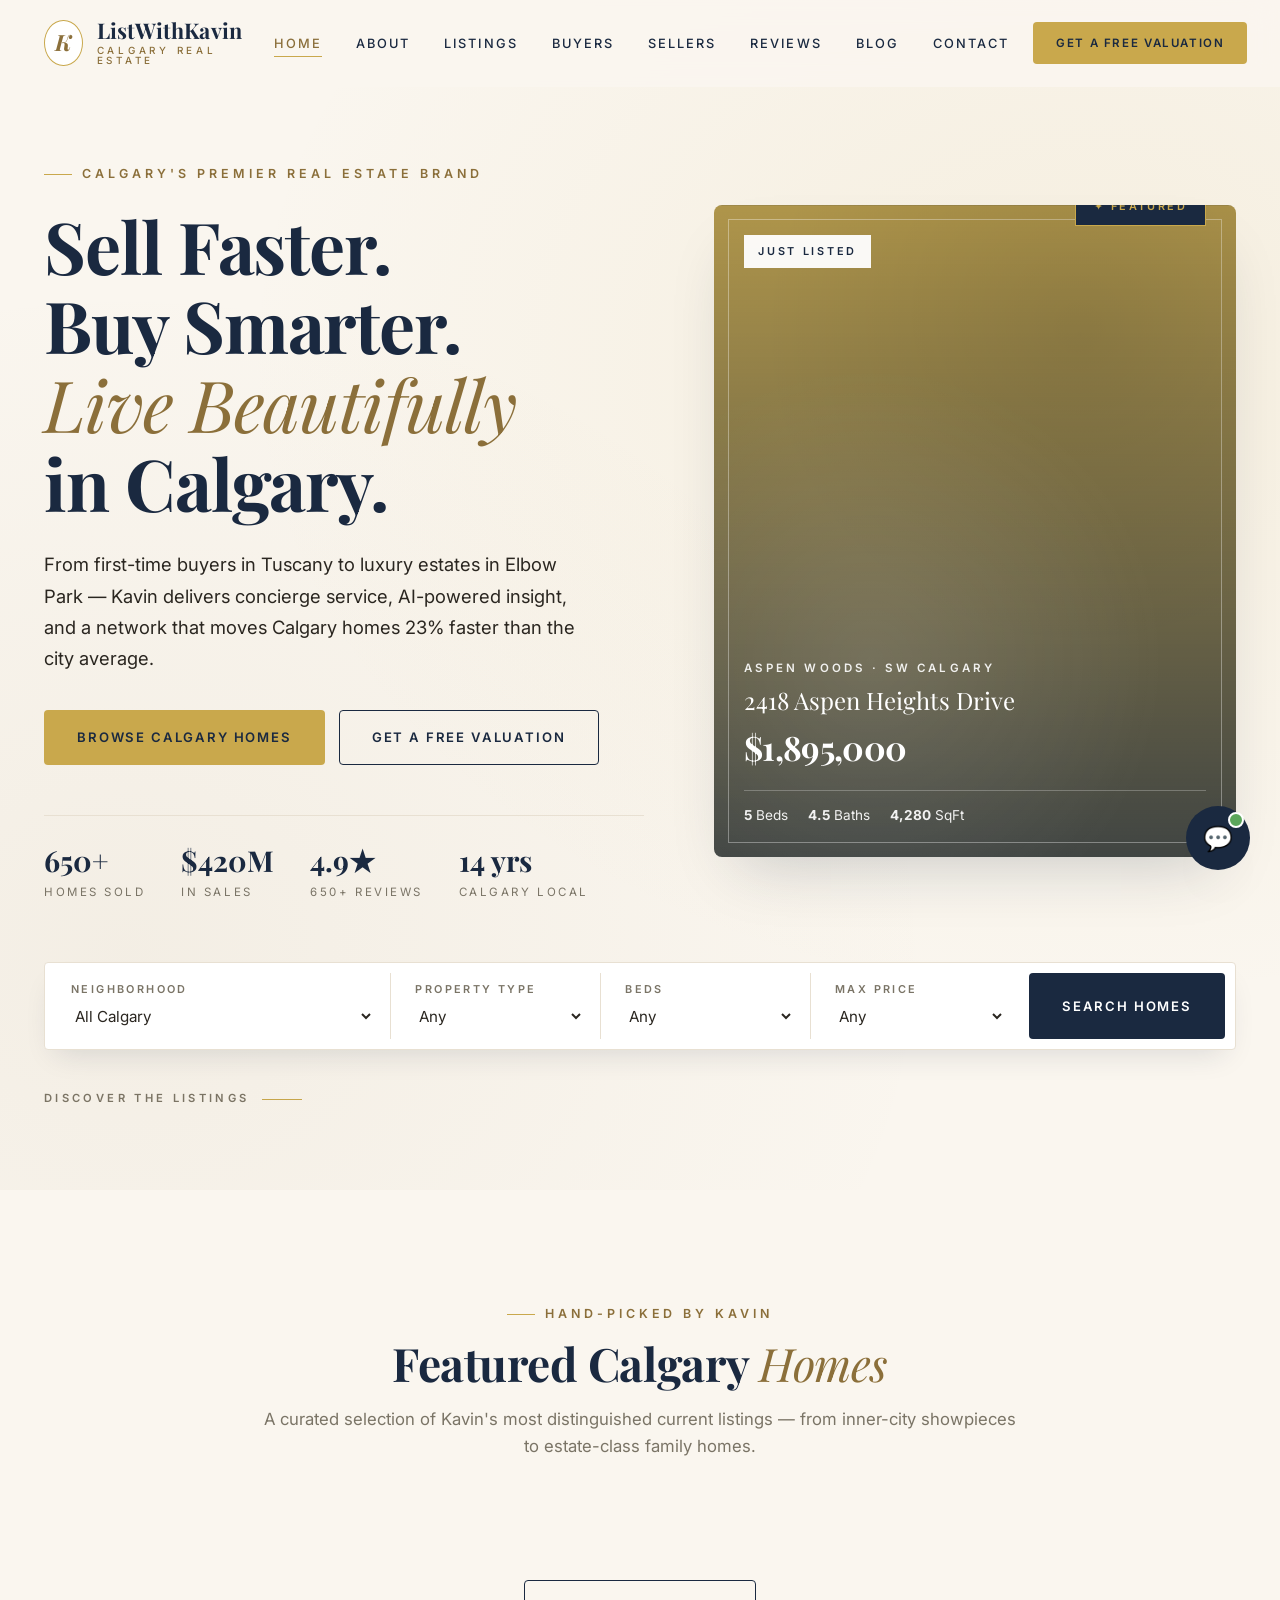
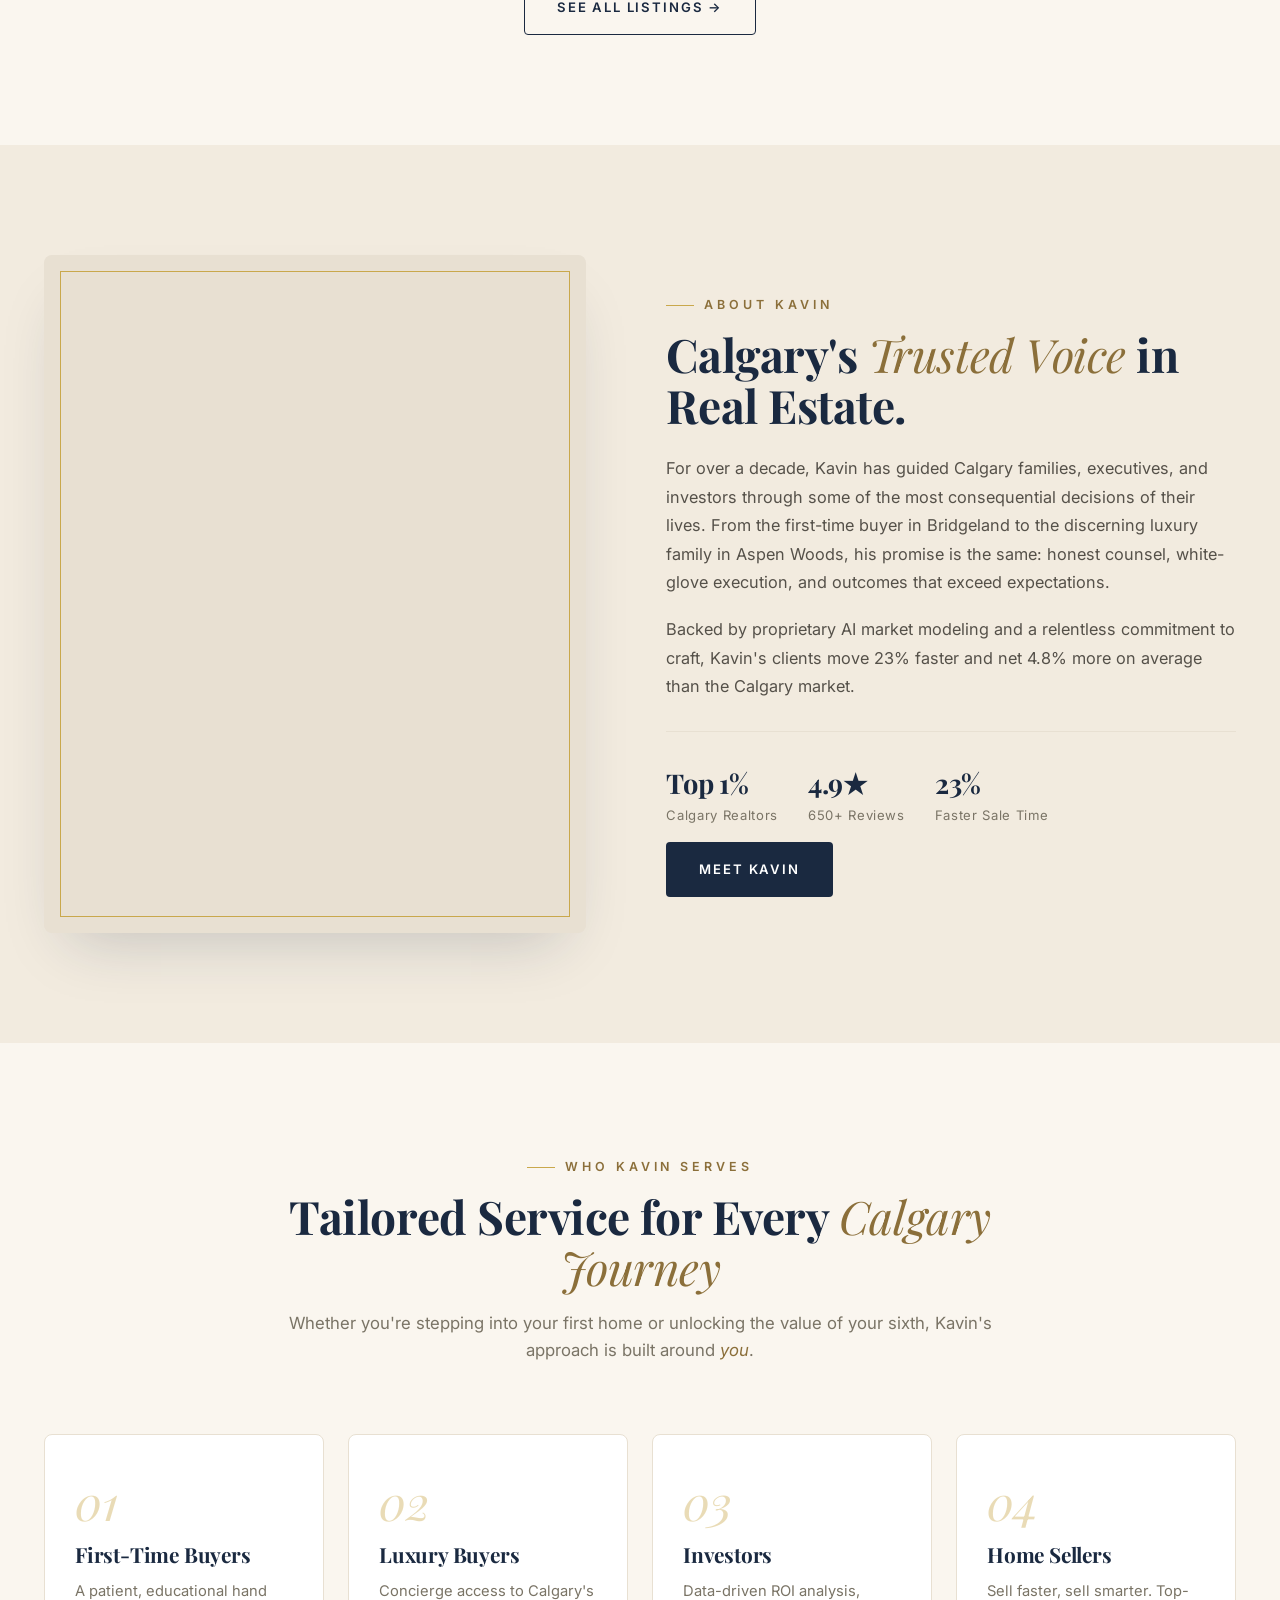
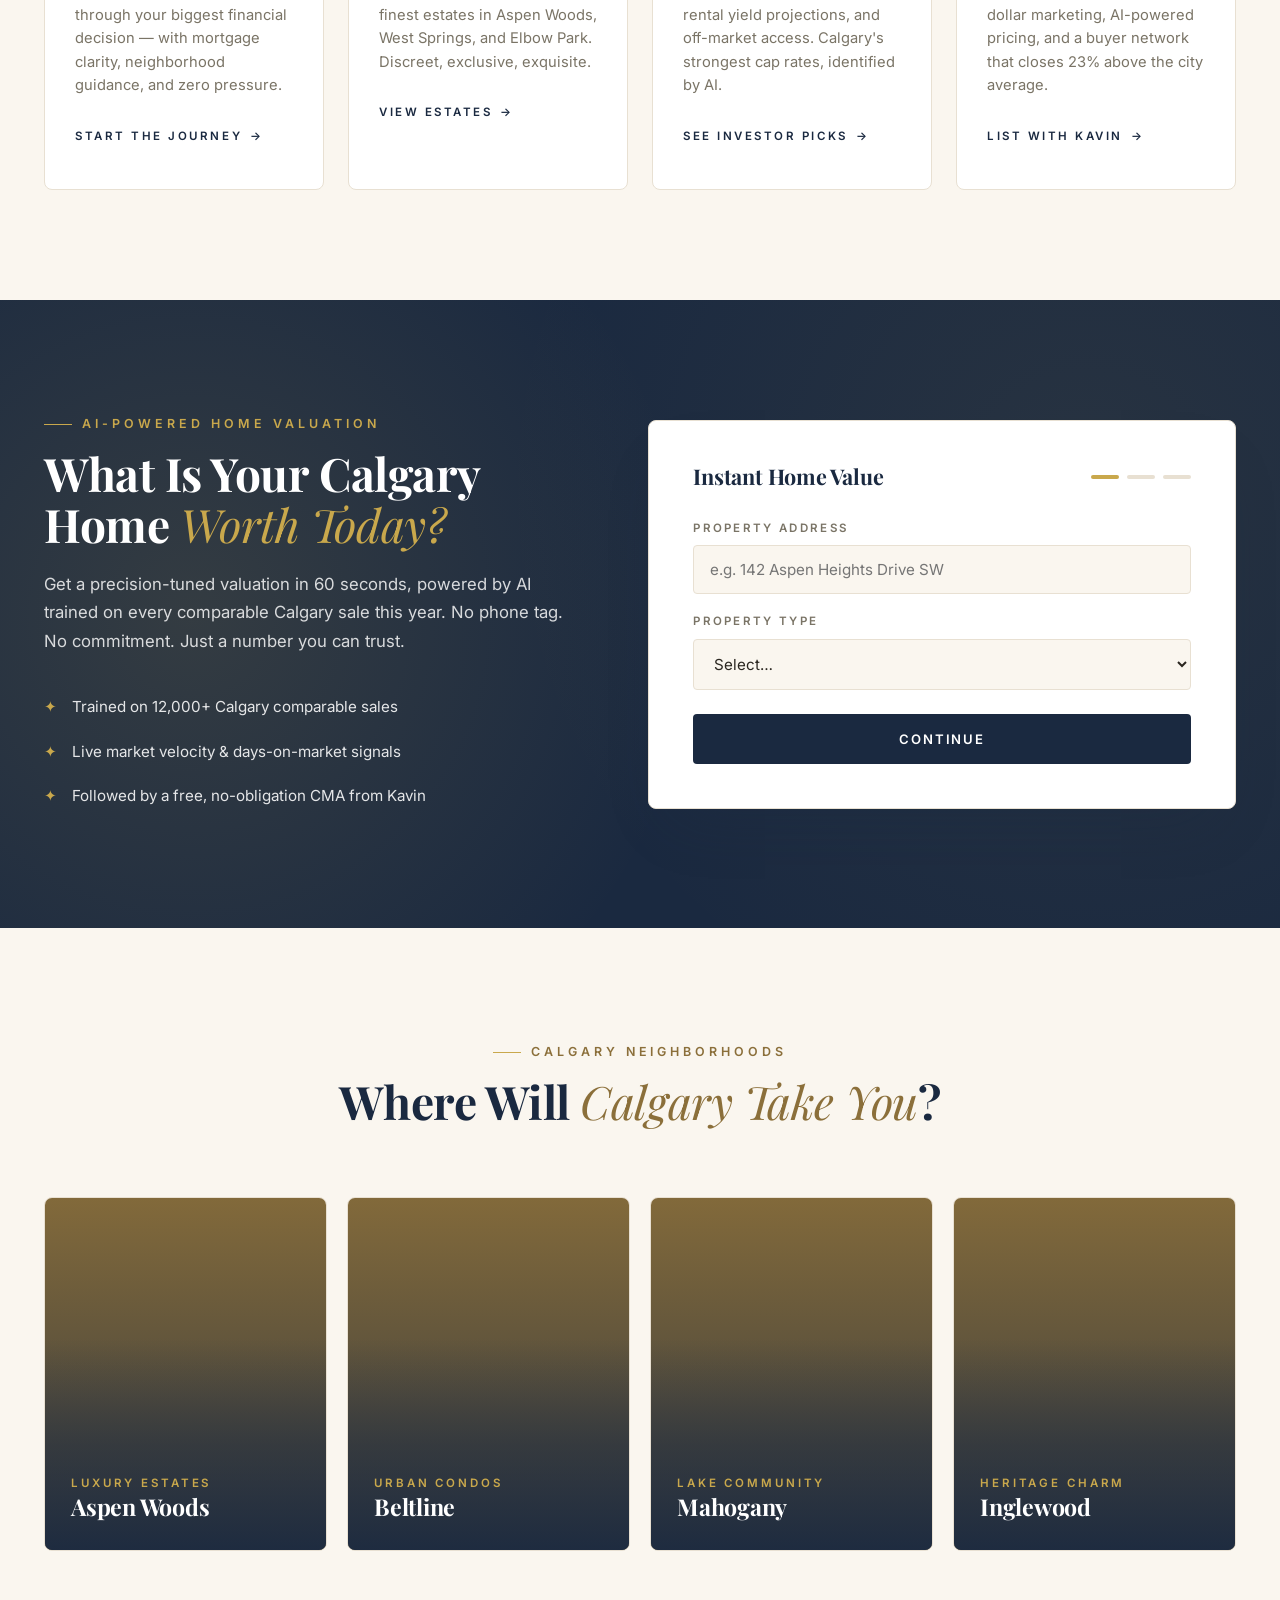
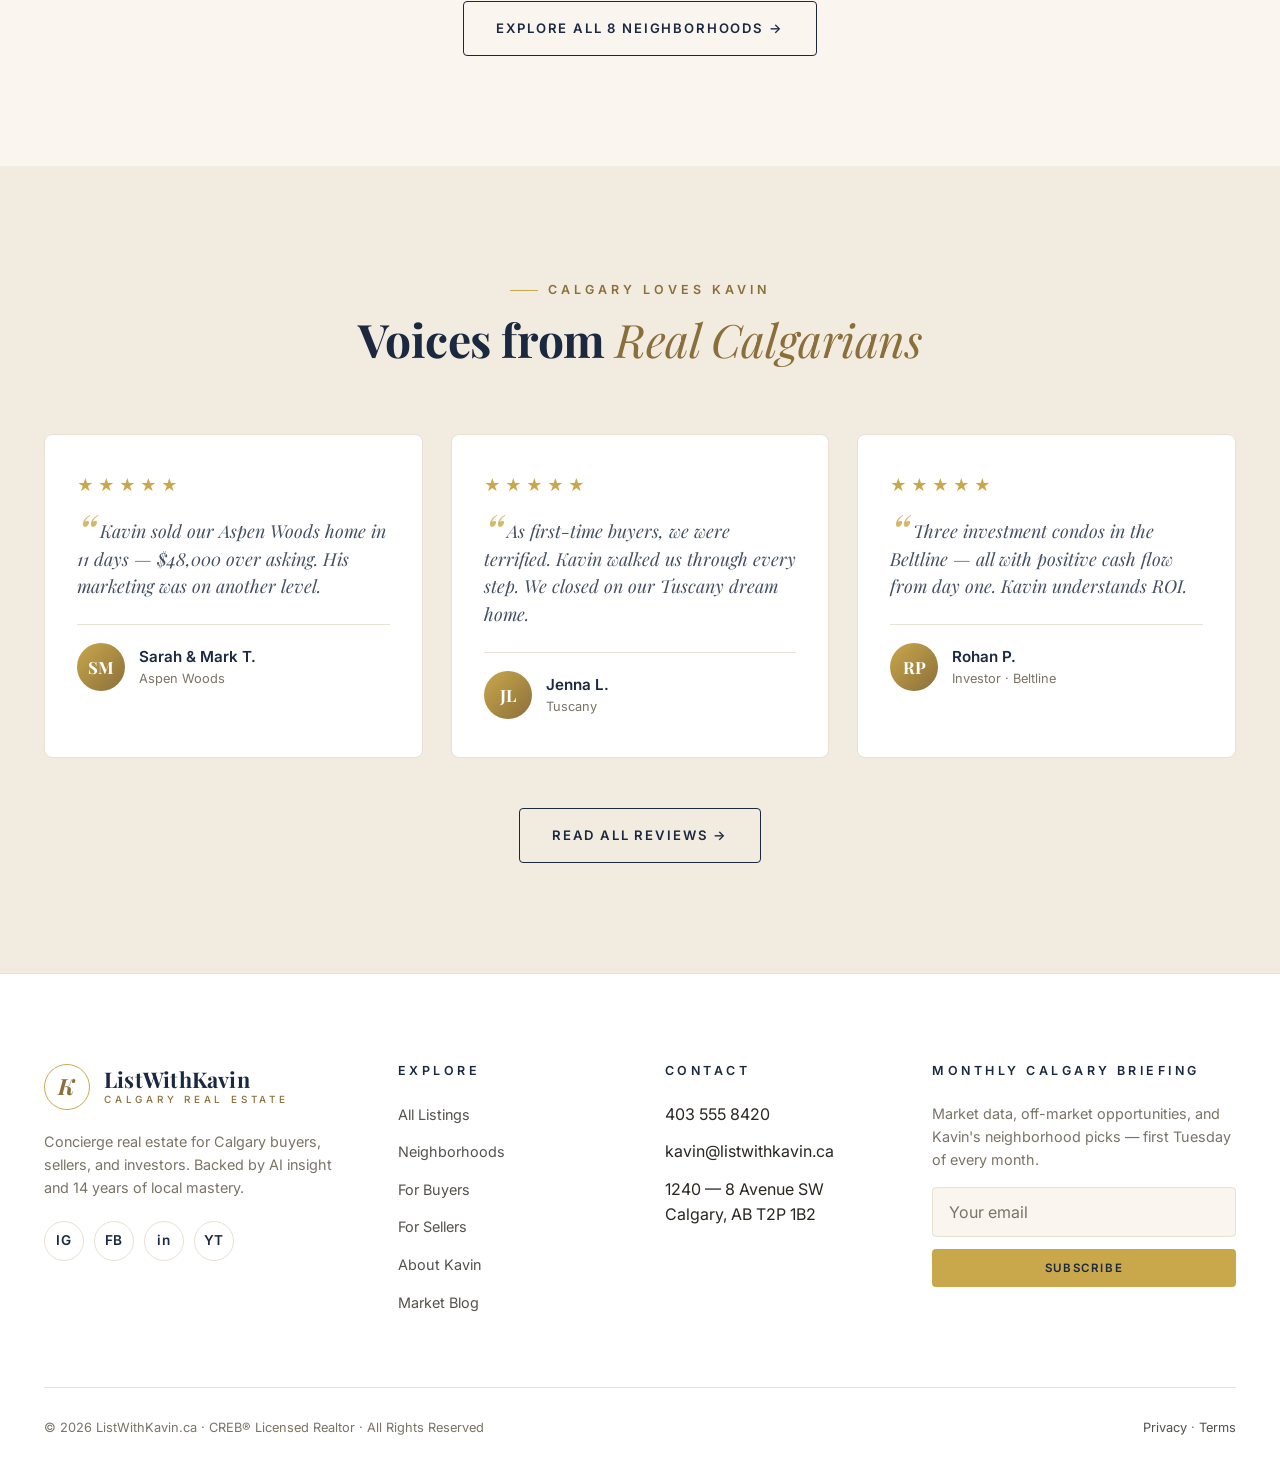
<file: index.html>
<!DOCTYPE html>
<html lang="en">
<head>
  <meta charset="UTF-8" />
  <meta name="viewport" content="width=device-width, initial-scale=1" />
  <title>ListWithKavin.ca — Calgary's Most Trusted Realtor | Luxury Homes &amp; Smart Buyers</title>

  <!-- SEO -->
  <meta name="description" content="Kavin is Calgary's trusted real estate expert. Sell faster, buy smarter, and discover luxury homes in Aspen Woods, Mahogany, Elbow Park and more. Get a free AI home valuation." />
  <meta name="keywords" content="Calgary real estate, Calgary realtor, luxury homes Calgary, Aspen Woods, Beltline condos, sell my home Calgary, ListWithKavin" />
  <meta name="author" content="Kavin — ListWithKavin.ca" />

  <!-- Open Graph -->
  <meta property="og:title" content="ListWithKavin.ca — Calgary's Most Trusted Realtor" />
  <meta property="og:description" content="Sell faster. Buy smarter. Discover your next Calgary home with Kavin." />
  <meta property="og:type" content="website" />
  <meta property="og:url" content="https://listwithkavin.ca/" />
  <meta property="og:image" content="https://listwithkavin.ca/og-image.svg" />

  <!-- Twitter -->
  <meta name="twitter:card" content="summary_large_image" />
  <meta name="twitter:title" content="ListWithKavin.ca — Calgary's Most Trusted Realtor" />
  <meta name="twitter:description" content="Sell faster. Buy smarter. Discover your next Calgary home with Kavin." />

  <!-- Favicon & icons -->
  <link rel="icon" type="image/svg+xml" href="favicon.svg" />
  <link rel="apple-touch-icon" href="favicon.svg" />
  <meta name="theme-color" content="#FAF6EF" />

  <!-- Fonts -->
  <link rel="preconnect" href="https://fonts.googleapis.com" />
  <link rel="preconnect" href="https://fonts.gstatic.com" crossorigin />
  <link href="https://fonts.googleapis.com/css2?family=Inter:wght@400;500;600;700&family=Playfair+Display:ital,wght@0,400;0,600;0,700;1,400;1,600&display=swap" rel="stylesheet" />

  <link rel="stylesheet" href="styles.css" />
</head>
<body>

  <!-- ============================================================
       HEADER · Sticky nav with logo, links, and prominent CTA
       ============================================================ -->
  <header class="site-header" id="siteHeader">
    <div class="container nav">
      <a href="index.html" class="logo" aria-label="ListWithKavin.ca home">
        <span class="logo__mark">K</span>
        <span class="logo__txt">
          <span>ListWithKavin</span>
          <span>Calgary Real Estate</span>
        </span>
      </a>

      <ul class="nav__links" id="navLinks">
        <li><a href="index.html">Home</a></li>
        <li><a href="about.html">About</a></li>
        <li><a href="listings.html">Listings</a></li>
        <li><a href="buyers.html">Buyers</a></li>
        <li><a href="sellers.html">Sellers</a></li>
        <li><a href="testimonials.html">Reviews</a></li>
        <li><a href="blog.html">Blog</a></li>
        <li><a href="contact.html">Contact</a></li>
      </ul>

      <div class="nav__cta">
        <a href="sellers.html#valuation" class="btn btn--gold btn--sm">Get a Free Valuation</a>
        <button class="nav-toggle" id="navToggle" aria-label="Open menu" aria-expanded="false">
          <span></span><span></span><span></span>
        </button>
      </div>
    </div>
  </header>

  <!-- ============================================================
       HERO · Editorial split layout, light theme
       ============================================================ -->
  <section class="hero">
    <div class="container">
      <div class="hero__grid">

        <!-- LEFT · copy -->
        <div class="hero__copy">
          <span class="eyebrow reveal">Calgary's Premier Real Estate Brand</span>
          <h1 class="reveal delay-1">
            Sell Faster.<br />
            Buy Smarter.<br />
            <em>Live Beautifully</em> in&nbsp;Calgary.
          </h1>
          <p class="hero__lead reveal delay-2">
            From first-time buyers in Tuscany to luxury estates in Elbow Park &mdash;
            Kavin delivers concierge service, AI-powered insight, and a network that
            moves Calgary homes 23% faster than the city average.
          </p>

          <div class="hero__cta reveal delay-3">
            <a href="listings.html" class="btn btn--gold">Browse Calgary Homes</a>
            <a href="sellers.html#valuation" class="btn btn--ghost">Get a Free Valuation</a>
          </div>

          <div class="hero__signals reveal delay-4">
            <div class="hero__signal"><strong>650+</strong><span>Homes Sold</span></div>
            <div class="hero__signal"><strong>$420M</strong><span>In Sales</span></div>
            <div class="hero__signal"><strong>4.9★</strong><span>650+ Reviews</span></div>
            <div class="hero__signal"><strong>14 yrs</strong><span>Calgary Local</span></div>
          </div>
        </div>

        <!-- RIGHT · featured listing showcase
             To swap the photo: change the seed in the URL below or replace with any image URL.
             See README → "Wiring real photos". -->
        <div class="hero__feature hero__feature--photo reveal delay-2"
             style="--photo: url('https://picsum.photos/seed/lwk-hero-aspen/900/1100');"
             aria-label="Featured listing showcase">
          <span class="hero__feature__badge">✦ Featured</span>
          <span class="hero__feature__label">Just Listed</span>
          <div class="hero__feature__body">
            <div class="hero__feature__hood">Aspen Woods · SW Calgary</div>
            <div class="hero__feature__addr">2418 Aspen Heights Drive</div>
            <div class="hero__feature__price">$1,895,000</div>
            <div class="hero__feature__meta">
              <span><strong>5</strong> Beds</span>
              <span><strong>4.5</strong> Baths</span>
              <span><strong>4,280</strong> SqFt</span>
            </div>
          </div>
        </div>
      </div>

      <!-- Quick search bar -->
      <form class="quick-search reveal delay-4" id="quickSearchForm" aria-label="Quick property search">
        <div class="field">
          <label for="qsHood">Neighborhood</label>
          <select id="qsHood" name="hood">
            <option value="">All Calgary</option>
            <option>Aspen Woods</option>
            <option>Beltline</option>
            <option>Tuscany</option>
            <option>Mahogany</option>
            <option>Bridgeland</option>
            <option>Inglewood</option>
            <option>Elbow Park</option>
            <option>West Springs</option>
          </select>
        </div>
        <div class="field">
          <label for="qsType">Property Type</label>
          <select id="qsType" name="type">
            <option value="">Any</option>
            <option>Detached</option>
            <option>Condo</option>
            <option>Townhouse</option>
          </select>
        </div>
        <div class="field">
          <label for="qsBeds">Beds</label>
          <select id="qsBeds" name="beds">
            <option value="0">Any</option>
            <option>1+</option><option>2+</option><option>3+</option><option>4+</option><option>5+</option>
          </select>
        </div>
        <div class="field">
          <label for="qsPrice">Max Price</label>
          <select id="qsPrice" name="price">
            <option value="">Any</option>
            <option>$500K</option><option>$750K</option><option>$1M</option>
            <option>$1.5M</option><option>$2M+</option>
          </select>
        </div>
        <button class="btn btn--navy" type="submit">Search Homes</button>
      </form>

      <a href="#featured" class="scroll-cue">Discover the Listings</a>
    </div>
  </section>

  <!-- ============================================================
       FEATURED LISTINGS
       ============================================================ -->
  <section class="section" id="featured">
    <div class="container">
      <div class="section-head reveal">
        <span class="eyebrow">Hand-Picked by Kavin</span>
        <h2>Featured Calgary <em>Homes</em></h2>
        <p>A curated selection of Kavin's most distinguished current listings — from inner-city showpieces to estate-class family homes.</p>
      </div>

      <div class="listings-grid" id="featuredListings">
        <!-- Cards injected by main.js -->
      </div>

      <div class="text-center reveal" style="margin-top:50px;">
        <a href="listings.html" class="btn btn--ghost-dark">See All Listings →</a>
      </div>
    </div>
  </section>

  <!-- ============================================================
       ABOUT / TRUST BLOCK
       ============================================================ -->
  <section class="section bg-light">
    <div class="container about-block">
      <div class="about-block__media reveal"
           style="--photo: url('https://picsum.photos/seed/lwk-kavin-portrait/800/1000');">
        <div class="photo-placeholder">Professional Portrait · Kavin</div>
      </div>
      <div class="reveal delay-1">
        <span class="eyebrow">About Kavin</span>
        <h2>Calgary's <em>Trusted Voice</em> in Real Estate.</h2>
        <p>
          For over a decade, Kavin has guided Calgary families, executives, and investors through some of the most consequential decisions of their lives. From the first-time buyer in Bridgeland to the discerning luxury family in Aspen Woods, his promise is the same: honest counsel, white-glove execution, and outcomes that exceed expectations.
        </p>
        <p>
          Backed by proprietary AI market modeling and a relentless commitment to craft, Kavin's clients move 23% faster and net 4.8% more on average than the Calgary market.
        </p>
        <div class="trust-row">
          <div class="trust-row__item"><strong>Top 1%</strong>Calgary Realtors</div>
          <div class="trust-row__item"><strong>4.9★</strong>650+ Reviews</div>
          <div class="trust-row__item"><strong>23%</strong>Faster Sale Time</div>
        </div>
        <a href="about.html" class="btn btn--navy">Meet Kavin</a>
      </div>
    </div>
  </section>

  <!-- ============================================================
       AUDIENCE GRID · 4 buyer personas
       ============================================================ -->
  <section class="section">
    <div class="container">
      <div class="section-head reveal">
        <span class="eyebrow">Who Kavin Serves</span>
        <h2>Tailored Service for Every <em>Calgary Journey</em></h2>
        <p>Whether you're stepping into your first home or unlocking the value of your sixth, Kavin's approach is built around <em>you</em>.</p>
      </div>

      <div class="audience-grid">
        <div class="audience-card reveal">
          <div class="audience-card__num">01</div>
          <h3>First-Time Buyers</h3>
          <p>A patient, educational hand through your biggest financial decision — with mortgage clarity, neighborhood guidance, and zero pressure.</p>
          <a href="buyers.html">Start the Journey</a>
        </div>
        <div class="audience-card reveal delay-1">
          <div class="audience-card__num">02</div>
          <h3>Luxury Buyers</h3>
          <p>Concierge access to Calgary's finest estates in Aspen Woods, West Springs, and Elbow Park. Discreet, exclusive, exquisite.</p>
          <a href="listings.html">View Estates</a>
        </div>
        <div class="audience-card reveal delay-2">
          <div class="audience-card__num">03</div>
          <h3>Investors</h3>
          <p>Data-driven ROI analysis, rental yield projections, and off-market access. Calgary's strongest cap rates, identified by AI.</p>
          <a href="listings.html">See Investor Picks</a>
        </div>
        <div class="audience-card reveal delay-3">
          <div class="audience-card__num">04</div>
          <h3>Home Sellers</h3>
          <p>Sell faster, sell smarter. Top-dollar marketing, AI-powered pricing, and a buyer network that closes 23% above the city average.</p>
          <a href="sellers.html">List with Kavin</a>
        </div>
      </div>
    </div>
  </section>

  <!-- ============================================================
       AI VALUATION CTA
       ============================================================ -->
  <section class="section valuation-cta" id="valuation">
    <div class="container valuation-cta__inner">
      <div class="reveal">
        <span class="eyebrow">AI-Powered Home Valuation</span>
        <h2>What Is Your Calgary Home <em>Worth Today?</em></h2>
        <p>
          Get a precision-tuned valuation in 60 seconds, powered by AI trained on every comparable Calgary sale this year. No phone tag. No commitment. Just a number you can trust.
        </p>
        <ul class="valuation-cta__feats">
          <li>Trained on 12,000+ Calgary comparable sales</li>
          <li>Live market velocity &amp; days-on-market signals</li>
          <li>Followed by a free, no-obligation CMA from Kavin</li>
        </ul>
      </div>

      <!-- Multi-step valuation form -->
      <form class="val-form reveal delay-1" id="homeValForm" data-mock>
        <div class="val-form__head">
          <h3>Instant Home Value</h3>
          <div class="val-form__steps">
            <span class="is-active"></span><span></span><span></span>
          </div>
        </div>

        <div class="val-form__step is-active">
          <div class="field-group">
            <label for="vf1Addr">Property Address</label>
            <input id="vf1Addr" name="address" type="text" required placeholder="e.g. 142 Aspen Heights Drive SW" />
          </div>
          <div class="field-group">
            <label for="vf1Type">Property Type</label>
            <select id="vf1Type" name="type" required>
              <option value="">Select…</option>
              <option value="Detached">Detached</option>
              <option value="Semi">Semi-Detached</option>
              <option value="Townhouse">Townhouse</option>
              <option value="Condo">Condo</option>
            </select>
          </div>
          <div class="val-form__nav">
            <button type="button" class="btn btn--navy btn--block" data-next>Continue</button>
          </div>
        </div>

        <div class="val-form__step">
          <div class="field-row">
            <div class="field-group">
              <label for="vf2Beds">Bedrooms</label>
              <input id="vf2Beds" name="beds" type="number" min="1" required value="3" />
            </div>
            <div class="field-group">
              <label for="vf2Baths">Bathrooms</label>
              <input id="vf2Baths" name="baths" type="number" min="1" step="0.5" required value="2" />
            </div>
          </div>
          <div class="field-group">
            <label for="vf2Sqft">Square Footage</label>
            <input id="vf2Sqft" name="sqft" type="number" min="200" required value="1800" />
          </div>
          <div class="val-form__nav">
            <button type="button" class="btn btn--ghost-dark" data-back>← Back</button>
            <button type="button" class="btn btn--navy" data-next>Continue</button>
          </div>
        </div>

        <div class="val-form__step">
          <div class="field-group">
            <label for="vf3Cond">Overall Condition</label>
            <select id="vf3Cond" name="condition" required>
              <option value="excellent">Excellent — recently renovated</option>
              <option value="good" selected>Good — well maintained</option>
              <option value="fair">Fair — needs some updates</option>
              <option value="dated">Dated — needs renovation</option>
            </select>
          </div>
          <div class="field-group">
            <label for="vf3Email">Email (for your full CMA)</label>
            <input id="vf3Email" name="email" type="email" required placeholder="you@email.com" />
          </div>
          <div class="val-form__nav">
            <button type="button" class="btn btn--ghost-dark" data-back>← Back</button>
            <button type="button" class="btn btn--gold" data-submit>Get My Estimate</button>
          </div>
        </div>

        <div class="val-result"><!-- result injected --></div>
      </form>
    </div>
  </section>

  <!-- ============================================================
       NEIGHBORHOODS
       ============================================================ -->
  <section class="section">
    <div class="container">
      <div class="section-head reveal">
        <span class="eyebrow">Calgary Neighborhoods</span>
        <h2>Where Will <em>Calgary Take You</em>?</h2>
      </div>
      <div class="hoods-grid">
        <a href="neighborhoods.html#aspen-woods" class="hood-card reveal" style="--photo: url('https://picsum.photos/seed/lwk-hood-aspen/700/900');"><div class="hood-card__bg"></div><div class="hood-card__body"><span>Luxury Estates</span><h3>Aspen Woods</h3></div></a>
        <a href="neighborhoods.html#beltline" class="hood-card reveal delay-1" style="--photo: url('https://picsum.photos/seed/lwk-hood-beltline/700/900');"><div class="hood-card__bg"></div><div class="hood-card__body"><span>Urban Condos</span><h3>Beltline</h3></div></a>
        <a href="neighborhoods.html#mahogany" class="hood-card reveal delay-2" style="--photo: url('https://picsum.photos/seed/lwk-hood-mahogany/700/900');"><div class="hood-card__bg"></div><div class="hood-card__body"><span>Lake Community</span><h3>Mahogany</h3></div></a>
        <a href="neighborhoods.html#inglewood" class="hood-card reveal delay-3" style="--photo: url('https://picsum.photos/seed/lwk-hood-inglewood/700/900');"><div class="hood-card__bg"></div><div class="hood-card__body"><span>Heritage Charm</span><h3>Inglewood</h3></div></a>
      </div>
      <div class="text-center reveal" style="margin-top:50px;">
        <a href="neighborhoods.html" class="btn btn--ghost-dark">Explore All 8 Neighborhoods →</a>
      </div>
    </div>
  </section>

  <!-- ============================================================
       TESTIMONIALS PREVIEW
       ============================================================ -->
  <section class="section bg-light">
    <div class="container">
      <div class="section-head reveal">
        <span class="eyebrow">Calgary Loves Kavin</span>
        <h2>Voices from <em>Real Calgarians</em></h2>
      </div>
      <div class="testi-grid">
        <article class="testi-card reveal">
          <div class="testi-card__stars">★★★★★</div>
          <p class="testi-card__quote">Kavin sold our Aspen Woods home in 11 days — $48,000 over asking. His marketing was on another level.</p>
          <div class="testi-card__meta">
            <div class="testi-card__avatar">SM</div>
            <div><div class="testi-card__name">Sarah &amp; Mark T.</div><div class="testi-card__loc">Aspen Woods</div></div>
          </div>
        </article>
        <article class="testi-card reveal delay-1">
          <div class="testi-card__stars">★★★★★</div>
          <p class="testi-card__quote">As first-time buyers, we were terrified. Kavin walked us through every step. We closed on our Tuscany dream home.</p>
          <div class="testi-card__meta">
            <div class="testi-card__avatar">JL</div>
            <div><div class="testi-card__name">Jenna L.</div><div class="testi-card__loc">Tuscany</div></div>
          </div>
        </article>
        <article class="testi-card reveal delay-2">
          <div class="testi-card__stars">★★★★★</div>
          <p class="testi-card__quote">Three investment condos in the Beltline — all with positive cash flow from day one. Kavin understands ROI.</p>
          <div class="testi-card__meta">
            <div class="testi-card__avatar">RP</div>
            <div><div class="testi-card__name">Rohan P.</div><div class="testi-card__loc">Investor · Beltline</div></div>
          </div>
        </article>
      </div>
      <div class="text-center reveal" style="margin-top:50px;">
        <a href="testimonials.html" class="btn btn--ghost-dark">Read All Reviews →</a>
      </div>
    </div>
  </section>

  <!-- ============================================================
       FOOTER
       ============================================================ -->
  <footer class="site-footer">
    <div class="container">
      <div class="footer-grid">
        <div>
          <a href="index.html" class="logo" style="margin-bottom:20px;">
            <span class="logo__mark">K</span>
            <span class="logo__txt"><span>ListWithKavin</span><span>Calgary Real Estate</span></span>
          </a>
          <p style="margin-top:20px;max-width:300px;">Concierge real estate for Calgary buyers, sellers, and investors. Backed by AI insight and 14 years of local mastery.</p>
          <div class="footer-social">
            <a href="#" aria-label="Instagram">IG</a>
            <a href="#" aria-label="Facebook">FB</a>
            <a href="#" aria-label="LinkedIn">in</a>
            <a href="#" aria-label="YouTube">YT</a>
          </div>
        </div>
        <div>
          <h4>Explore</h4>
          <ul>
            <li><a href="listings.html">All Listings</a></li>
            <li><a href="neighborhoods.html">Neighborhoods</a></li>
            <li><a href="buyers.html">For Buyers</a></li>
            <li><a href="sellers.html">For Sellers</a></li>
            <li><a href="about.html">About Kavin</a></li>
            <li><a href="blog.html">Market Blog</a></li>
          </ul>
        </div>
        <div>
          <h4>Contact</h4>
          <ul>
            <li>403 555 8420</li>
            <li>kavin@listwithkavin.ca</li>
            <li>1240 — 8 Avenue SW<br/>Calgary, AB T2P 1B2</li>
          </ul>
        </div>
        <div class="footer-newsletter">
          <h4>Monthly Calgary Briefing</h4>
          <p style="margin-bottom:16px;">Market data, off-market opportunities, and Kavin's neighborhood picks — first Tuesday of every month.</p>
          <form data-mock>
            <input type="email" placeholder="Your email" required />
            <button type="submit" class="btn btn--gold btn--block btn--sm">Subscribe</button>
          </form>
        </div>
      </div>
      <div class="footer-bottom">
        <div>© 2026 ListWithKavin.ca · CREB® Licensed Realtor · All Rights Reserved</div>
        <div><a href="privacy.html">Privacy</a> · <a href="terms.html">Terms</a></div>
      </div>
    </div>
  </footer>

  <!-- ============================================================
       CHATBOT
       ============================================================ -->
  <div class="chatbot" id="chatbot">
    <button class="chatbot__toggle" aria-label="Chat with Kavin's AI assistant">💬</button>
    <div class="chatbot__panel" role="dialog" aria-label="Kavin chatbot">
      <div class="chatbot__head">
        <div class="chatbot__head__avatar">K</div>
        <div>
          <div class="chatbot__head__name">Kavin's AI Assistant</div>
          <div class="chatbot__head__status">Typically replies instantly</div>
        </div>
      </div>
      <div class="chatbot__body" id="chatBody"></div>
      <div class="chat-options" id="chatOptions"></div>
      <div class="chatbot__input">
        <input id="chatInput" type="text" placeholder="Ask me anything…" aria-label="Type your message" />
        <button id="chatSend" aria-label="Send">→</button>
      </div>
    </div>
  </div>

  <!-- ============================================================
       LIGHTBOX
       ============================================================ -->
  <div class="lightbox" id="lightbox" role="dialog" aria-modal="true" aria-label="Property gallery">
    <button class="lightbox__close" aria-label="Close gallery">×</button>
    <button class="lightbox__prev" aria-label="Previous image">‹</button>
    <button class="lightbox__next" aria-label="Next image">›</button>
    <div class="lightbox__stage">
      <div class="lightbox__image" id="lbImage"></div>
      <aside class="lightbox__details" id="lbDetails"></aside>
    </div>
    <div class="lightbox__counter" id="lbCounter"></div>
    <div class="lightbox__thumbs" id="lbThumbs" style="position:absolute;bottom:60px;left:24px;right:50%;padding-right:20px;"></div>
  </div>

  <!-- ============================================================
       NEWSLETTER POPUP
       ============================================================ -->
  <aside class="newsletter-popup" id="newsletterPopup" role="dialog" aria-label="Newsletter signup">
    <button class="newsletter-popup__close" aria-label="Close">×</button>
    <h4>Calgary's Best-Kept Real Estate Secret</h4>
    <p>Join 2,400+ Calgarians getting Kavin's monthly market briefing — off-market listings, price trends, and neighborhood picks.</p>
    <form data-mock>
      <input type="email" placeholder="Your email" required />
      <button type="submit" class="btn btn--gold btn--sm">Join</button>
    </form>
  </aside>

  <script src="listings.js"></script>
  <script src="main.js"></script>
</body>
</html>
</file>
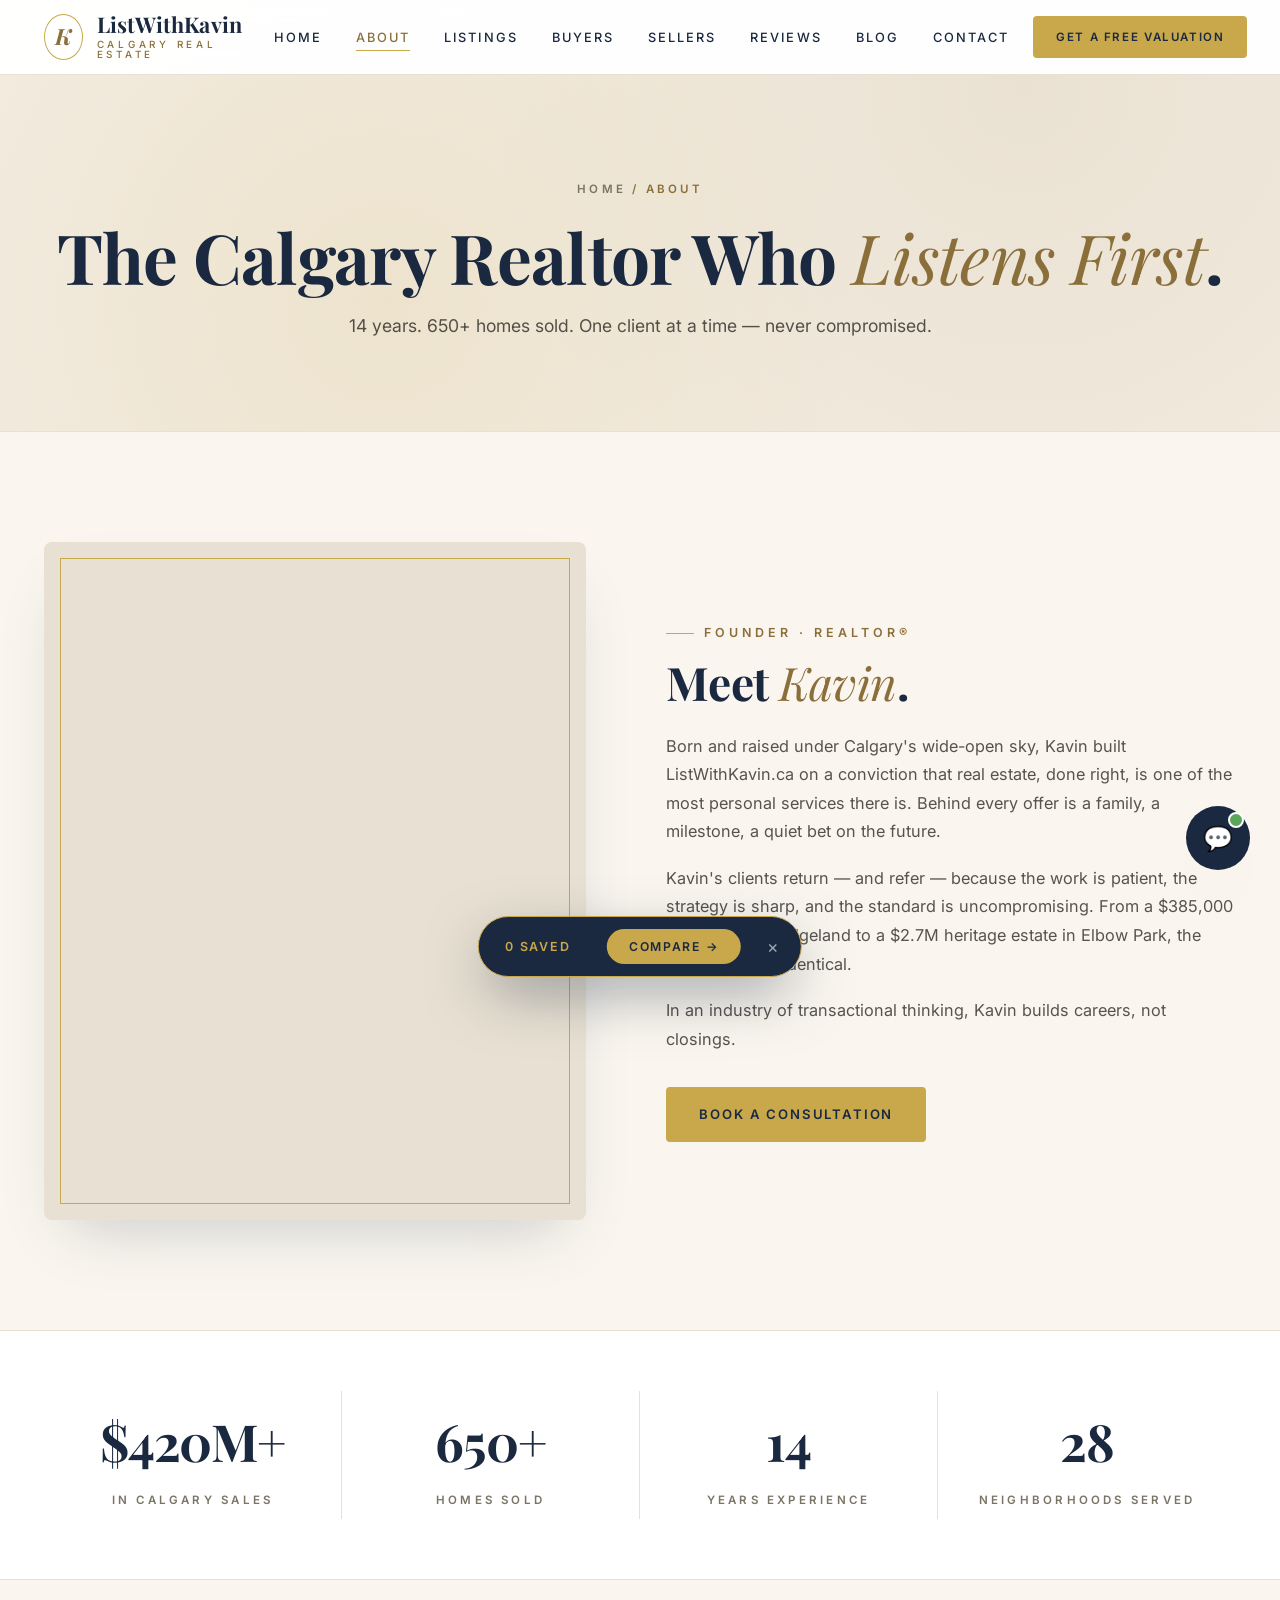
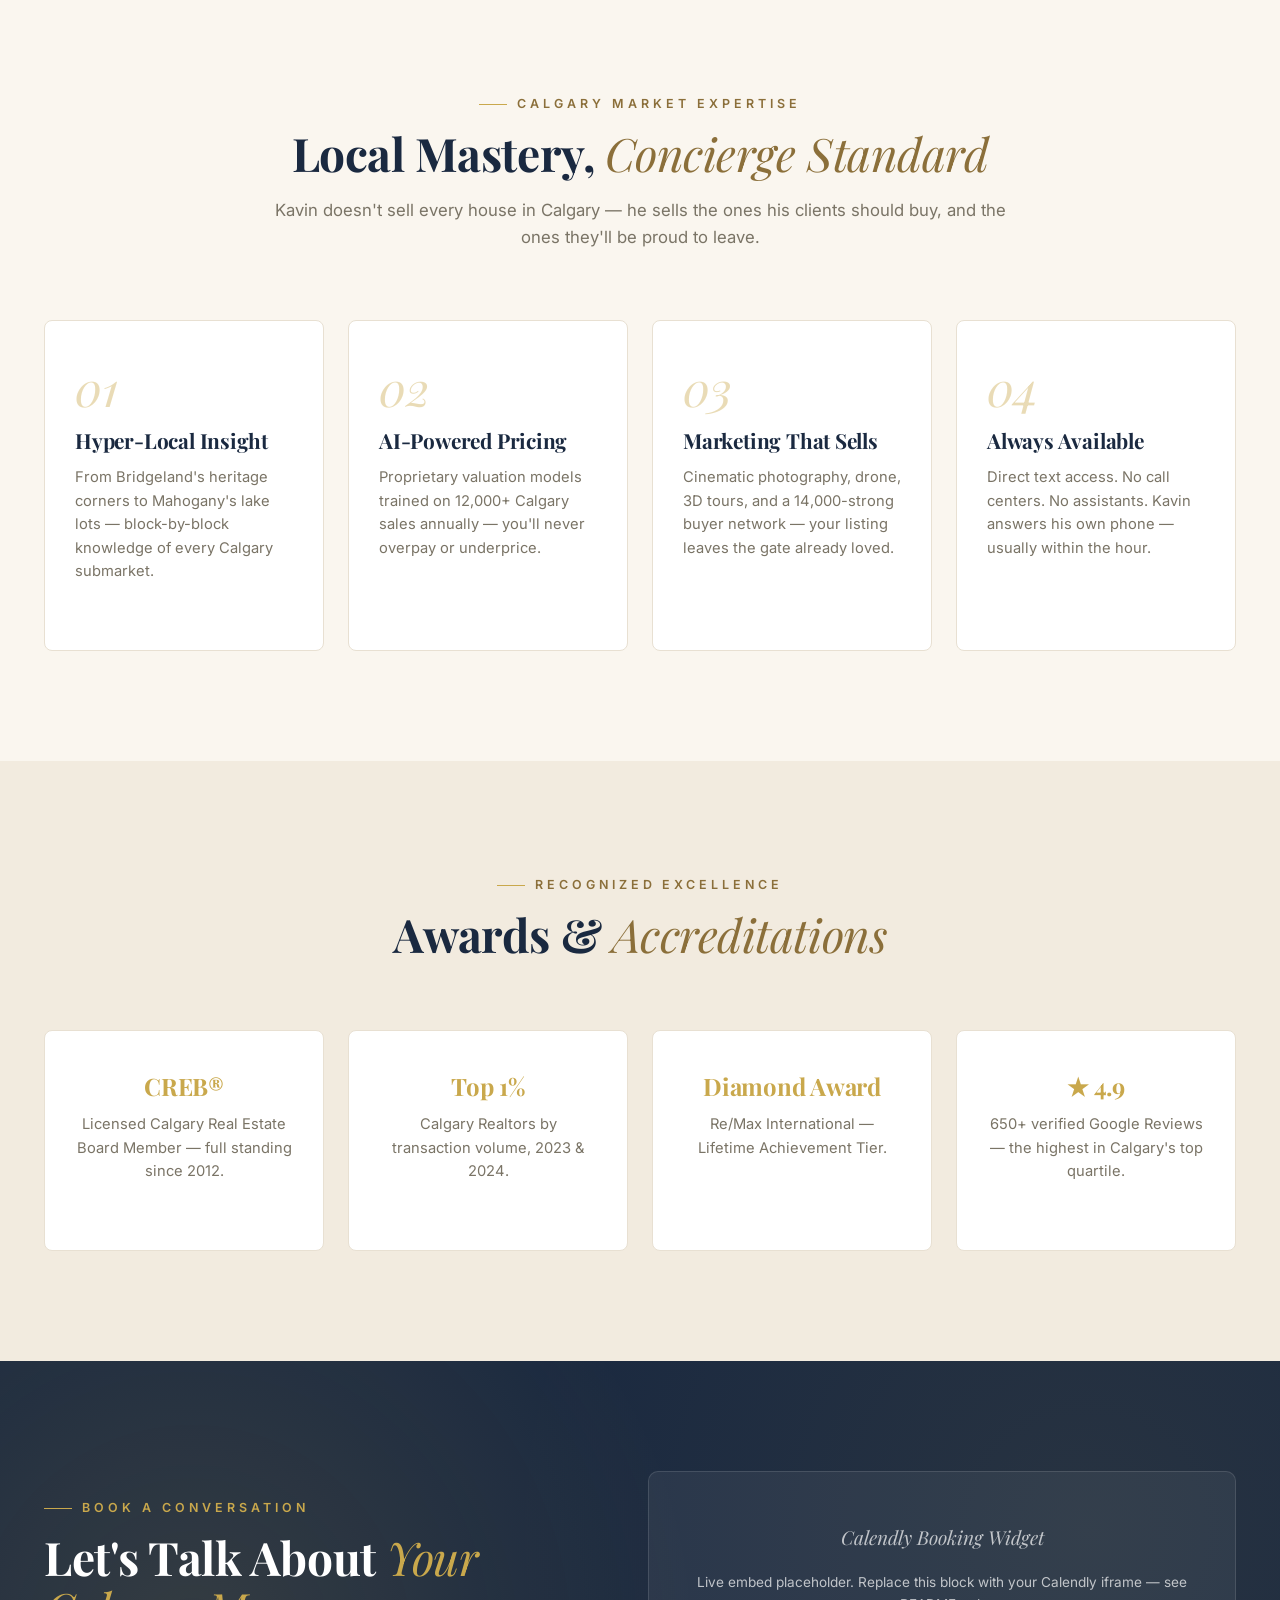
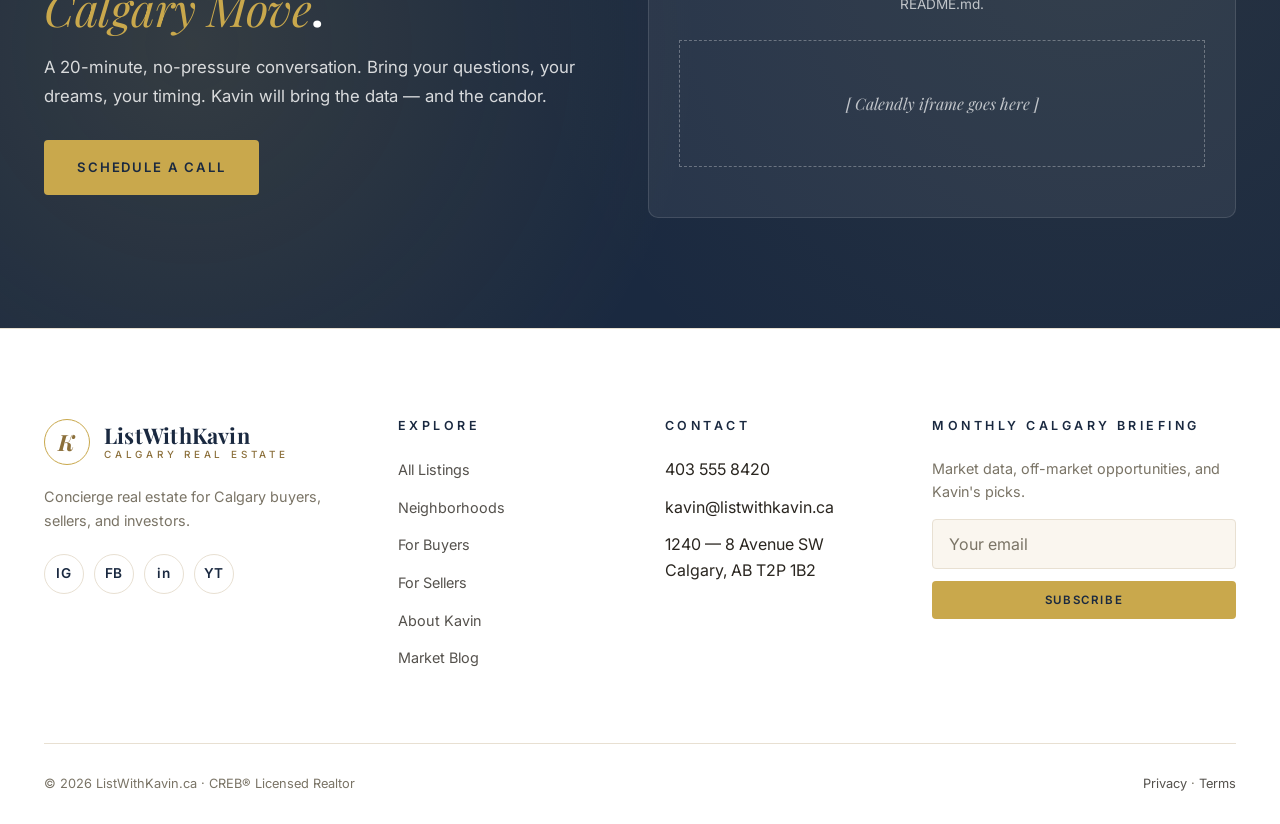
<file: about.html>
<!DOCTYPE html>
<html lang="en">
<head>
  <meta charset="UTF-8" />
  <meta name="viewport" content="width=device-width, initial-scale=1" />
  <title>About Kavin — Calgary's Trusted Real Estate Expert | ListWithKavin.ca</title>
  <meta name="description" content="Meet Kavin — 14 years of Calgary real estate mastery, 650+ homes sold, and a concierge approach that puts you first. Top 1% Calgary realtor." />
  <meta property="og:title" content="About Kavin — Calgary's Trusted Real Estate Expert" />
  <meta property="og:description" content="14 years. 650+ homes sold. Concierge service. Meet Kavin." />
  <link rel="icon" type="image/svg+xml" href="favicon.svg" />
  <link rel="apple-touch-icon" href="favicon.svg" />
  <meta name="theme-color" content="#FAF6EF" />
  <meta property="og:image" content="og-image.svg" />
  <meta name="twitter:card" content="summary_large_image" />
  <meta name="twitter:image" content="og-image.svg" />
  <link rel="preconnect" href="https://fonts.googleapis.com" />
  <link rel="preconnect" href="https://fonts.gstatic.com" crossorigin />
  <link href="https://fonts.googleapis.com/css2?family=Inter:wght@400;500;600;700&family=Playfair+Display:ital,wght@0,400;0,600;0,700;1,400;1,600&display=swap" rel="stylesheet" />
  <link rel="stylesheet" href="styles.css" />
</head>
<body>

  <!-- HEADER (identical across pages, kept inline for simple static deployment) -->
  <header class="site-header is-solid" id="siteHeader">
    <div class="container nav">
      <a href="index.html" class="logo">
        <span class="logo__mark">K</span>
        <span class="logo__txt"><span>ListWithKavin</span><span>Calgary Real Estate</span></span>
      </a>
      <ul class="nav__links" id="navLinks">
        <li><a href="index.html">Home</a></li>
        <li><a href="about.html">About</a></li>
        <li><a href="listings.html">Listings</a></li>
        <li><a href="buyers.html">Buyers</a></li>
        <li><a href="sellers.html">Sellers</a></li>
        <li><a href="testimonials.html">Reviews</a></li>
        <li><a href="blog.html">Blog</a></li>
        <li><a href="contact.html">Contact</a></li>
      </ul>
      <div class="nav__cta">
        <a href="sellers.html#valuation" class="btn btn--gold btn--sm">Get a Free Valuation</a>
        <button class="nav-toggle" id="navToggle" aria-label="Open menu"><span></span><span></span><span></span></button>
      </div>
    </div>
  </header>

  <!-- PAGE HEAD -->
  <section class="page-head">
    <div class="container page-head__inner">
      <div class="breadcrumb"><a href="index.html">Home</a> / About</div>
      <h1>The Calgary Realtor Who <em>Listens First</em>.</h1>
      <p>14 years. 650+ homes sold. One client at a time — never compromised.</p>
    </div>
  </section>

  <!-- BIO BLOCK -->
  <section class="section">
    <div class="container about-block">
      <div class="about-block__media reveal"
           style="--photo: url('https://picsum.photos/seed/lwk-kavin-portrait/800/1000');">
        <div class="photo-placeholder">Professional Portrait · Kavin</div>
      </div>
      <div class="reveal delay-1">
        <span class="eyebrow">Founder · Realtor®</span>
        <h2>Meet <em>Kavin</em>.</h2>
        <p>
          Born and raised under Calgary's wide-open sky, Kavin built ListWithKavin.ca on a conviction that real estate, done right, is one of the most personal services there is. Behind every offer is a family, a milestone, a quiet bet on the future.
        </p>
        <p>
          Kavin's clients return — and refer — because the work is patient, the strategy is sharp, and the standard is uncompromising. From a $385,000 first home in Bridgeland to a $2.7M heritage estate in Elbow Park, the level of care is identical.
        </p>
        <p>
          In an industry of transactional thinking, Kavin builds careers, not closings.
        </p>
        <a href="contact.html" class="btn btn--gold">Book a Consultation</a>
      </div>
    </div>
  </section>

  <!-- STATS -->
  <section class="stats">
    <div class="container">
      <div class="stats__grid">
        <div class="reveal"><span class="stats__num">$420M+</span><span class="stats__label">In Calgary Sales</span></div>
        <div class="reveal delay-1"><span class="stats__num">650+</span><span class="stats__label">Homes Sold</span></div>
        <div class="reveal delay-2"><span class="stats__num">14</span><span class="stats__label">Years Experience</span></div>
        <div class="reveal delay-3"><span class="stats__num">28</span><span class="stats__label">Neighborhoods Served</span></div>
      </div>
    </div>
  </section>

  <!-- EXPERTISE -->
  <section class="section">
    <div class="container">
      <div class="section-head reveal">
        <span class="eyebrow">Calgary Market Expertise</span>
        <h2>Local Mastery, <em>Concierge Standard</em></h2>
        <p>Kavin doesn't sell every house in Calgary — he sells the ones his clients should buy, and the ones they'll be proud to leave.</p>
      </div>
      <div class="audience-grid">
        <div class="audience-card reveal">
          <div class="audience-card__num">01</div>
          <h3>Hyper-Local Insight</h3>
          <p>From Bridgeland's heritage corners to Mahogany's lake lots — block-by-block knowledge of every Calgary submarket.</p>
        </div>
        <div class="audience-card reveal delay-1">
          <div class="audience-card__num">02</div>
          <h3>AI-Powered Pricing</h3>
          <p>Proprietary valuation models trained on 12,000+ Calgary sales annually — you'll never overpay or underprice.</p>
        </div>
        <div class="audience-card reveal delay-2">
          <div class="audience-card__num">03</div>
          <h3>Marketing That Sells</h3>
          <p>Cinematic photography, drone, 3D tours, and a 14,000-strong buyer network — your listing leaves the gate already loved.</p>
        </div>
        <div class="audience-card reveal delay-3">
          <div class="audience-card__num">04</div>
          <h3>Always Available</h3>
          <p>Direct text access. No call centers. No assistants. Kavin answers his own phone — usually within the hour.</p>
        </div>
      </div>
    </div>
  </section>

  <!-- TRUST BADGES -->
  <section class="section bg-light">
    <div class="container">
      <div class="section-head reveal">
        <span class="eyebrow">Recognized Excellence</span>
        <h2>Awards &amp; <em>Accreditations</em></h2>
      </div>
      <div class="audience-grid">
        <div class="audience-card text-center reveal">
          <h3 style="color:var(--gold);font-size:1.5rem;">CREB®</h3>
          <p>Licensed Calgary Real Estate Board Member — full standing since 2012.</p>
        </div>
        <div class="audience-card text-center reveal delay-1">
          <h3 style="color:var(--gold);font-size:1.5rem;">Top 1%</h3>
          <p>Calgary Realtors by transaction volume, 2023 &amp; 2024.</p>
        </div>
        <div class="audience-card text-center reveal delay-2">
          <h3 style="color:var(--gold);font-size:1.5rem;">Diamond Award</h3>
          <p>Re/Max International — Lifetime Achievement Tier.</p>
        </div>
        <div class="audience-card text-center reveal delay-3">
          <h3 style="color:var(--gold);font-size:1.5rem;">★ 4.9</h3>
          <p>650+ verified Google Reviews — the highest in Calgary's top quartile.</p>
        </div>
      </div>
    </div>
  </section>

  <!-- CTA: Calendly placeholder -->
  <section class="section valuation-cta">
    <div class="container valuation-cta__inner">
      <div class="reveal">
        <span class="eyebrow">Book a Conversation</span>
        <h2>Let's Talk About <em>Your Calgary Move</em>.</h2>
        <p>A 20-minute, no-pressure conversation. Bring your questions, your dreams, your timing. Kavin will bring the data — and the candor.</p>
        <a href="contact.html" class="btn btn--gold">Schedule a Call</a>
      </div>
      <div class="reveal delay-1" style="background:rgba(255,255,255,.06);border:1px solid rgba(255,255,255,.12);border-radius:10px;padding:50px 30px;text-align:center;color:rgba(255,255,255,.7);">
        <div style="font-family:'Playfair Display',serif;font-style:italic;font-size:1.2rem;margin-bottom:20px;">Calendly Booking Widget</div>
        <div style="font-size:.85rem;margin-bottom:24px;">Live embed placeholder. Replace this block with your Calendly iframe — see README.md.</div>
        <div style="border:1px dashed rgba(255,255,255,.3);padding:50px 30px;font-family:'Playfair Display',serif;font-style:italic;">
          [ Calendly iframe goes here ]
        </div>
      </div>
    </div>
  </section>

  <!-- FOOTER -->
  <footer class="site-footer">
    <div class="container">
      <div class="footer-grid">
        <div>
          <a href="index.html" class="logo">
            <span class="logo__mark">K</span>
            <span class="logo__txt"><span>ListWithKavin</span><span>Calgary Real Estate</span></span>
          </a>
          <p style="margin-top:20px;max-width:300px;">Concierge real estate for Calgary buyers, sellers, and investors.</p>
          <div class="footer-social"><a href="#">IG</a><a href="#">FB</a><a href="#">in</a><a href="#">YT</a></div>
        </div>
        <div>
          <h4>Explore</h4>
          <ul>
            <li><a href="listings.html">All Listings</a></li>
            <li><a href="neighborhoods.html">Neighborhoods</a></li>
            <li><a href="buyers.html">For Buyers</a></li>
            <li><a href="sellers.html">For Sellers</a></li>
            <li><a href="about.html">About Kavin</a></li>
            <li><a href="blog.html">Market Blog</a></li>
          </ul>
        </div>
        <div>
          <h4>Contact</h4>
          <ul>
            <li>403 555 8420</li>
            <li>kavin@listwithkavin.ca</li>
            <li>1240 — 8 Avenue SW<br/>Calgary, AB T2P 1B2</li>
          </ul>
        </div>
        <div class="footer-newsletter">
          <h4>Monthly Calgary Briefing</h4>
          <p style="margin-bottom:16px;">Market data, off-market opportunities, and Kavin's picks.</p>
          <form data-mock>
            <input type="email" placeholder="Your email" required />
            <button type="submit" class="btn btn--gold btn--block btn--sm">Subscribe</button>
          </form>
        </div>
      </div>
      <div class="footer-bottom">
        <div>© 2026 ListWithKavin.ca · CREB® Licensed Realtor</div>
        <div><a href="privacy.html">Privacy</a> · <a href="terms.html">Terms</a></div>
      </div>
    </div>
  </footer>

  <!-- CHATBOT -->
  <div class="chatbot" id="chatbot">
    <button class="chatbot__toggle" aria-label="Chat">💬</button>
    <div class="chatbot__panel">
      <div class="chatbot__head">
        <div class="chatbot__head__avatar">K</div>
        <div><div class="chatbot__head__name">Kavin's AI Assistant</div><div class="chatbot__head__status">Typically replies instantly</div></div>
      </div>
      <div class="chatbot__body" id="chatBody"></div>
      <div class="chat-options" id="chatOptions"></div>
      <div class="chatbot__input">
        <input id="chatInput" type="text" placeholder="Ask me anything…" />
        <button id="chatSend">→</button>
      </div>
    </div>
  </div>

  <script src="listings.js"></script>
  <script src="main.js"></script>
</body>
</html>
</file>
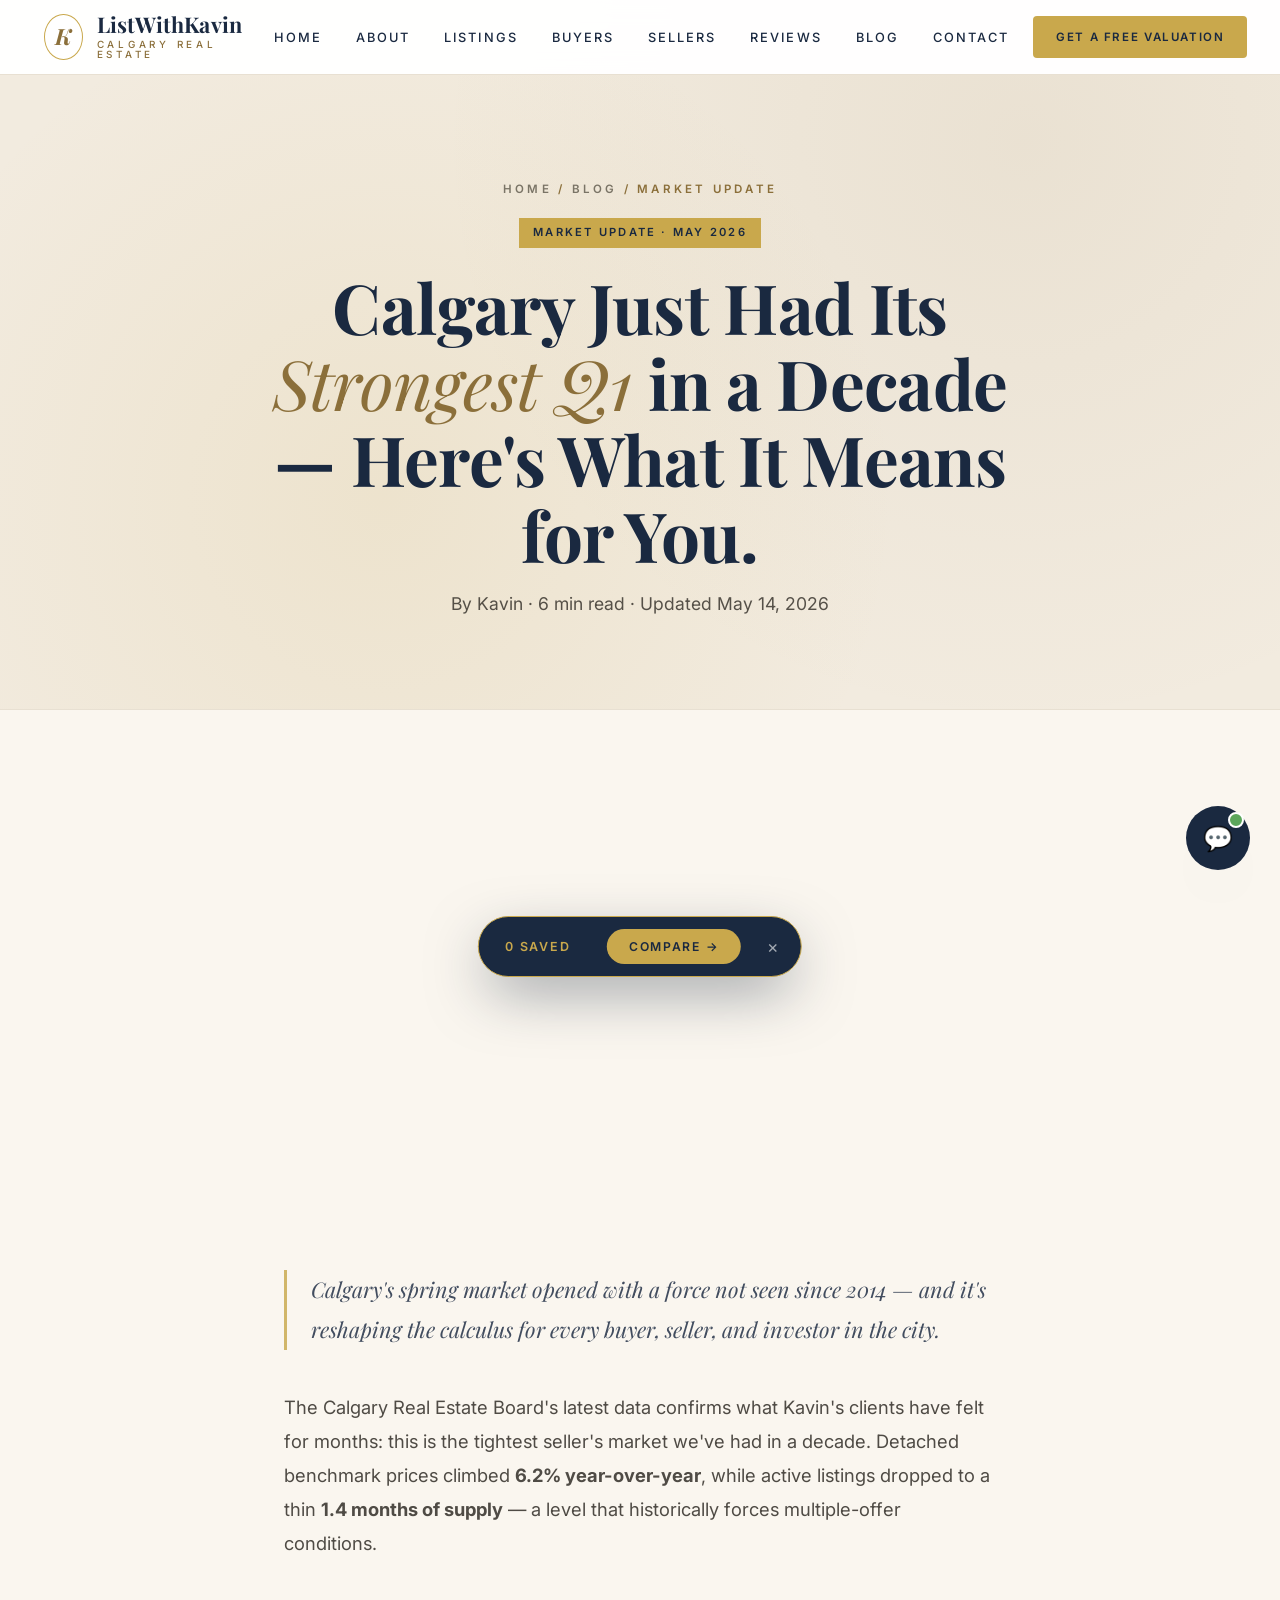
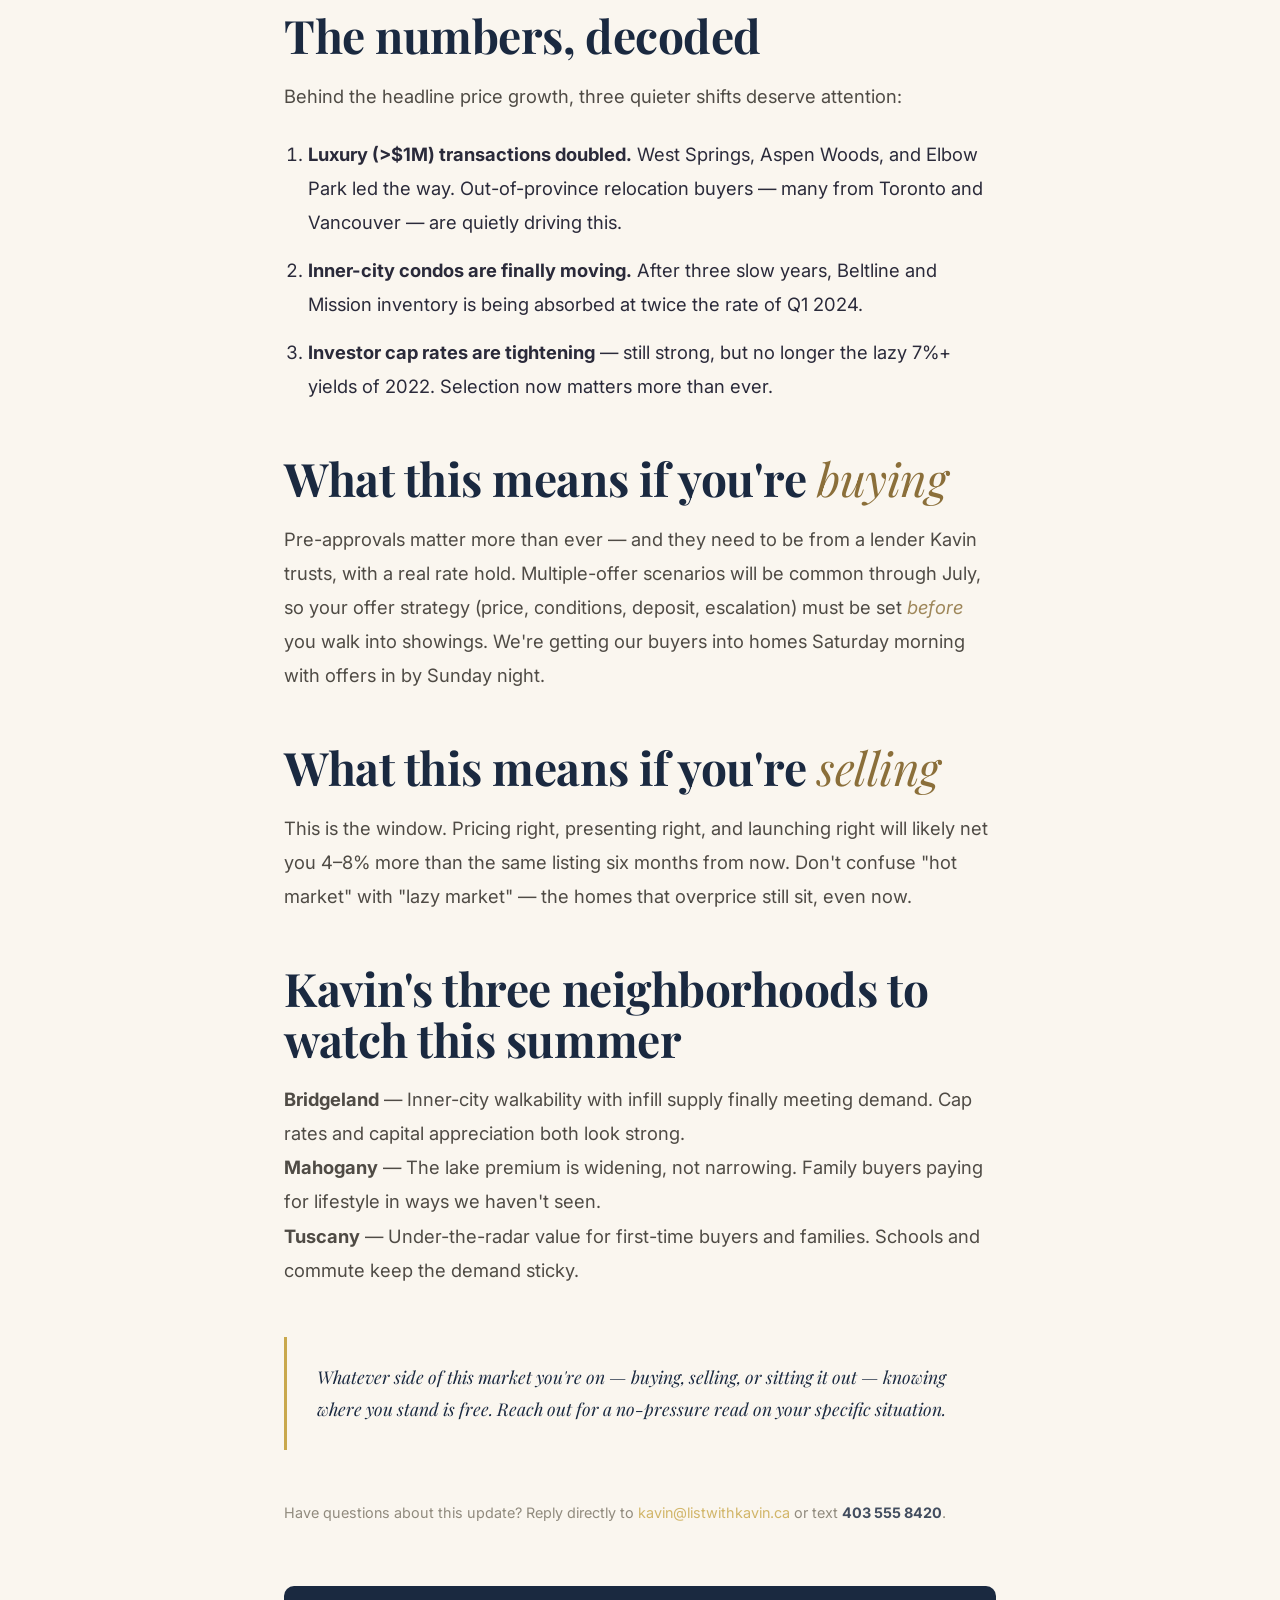
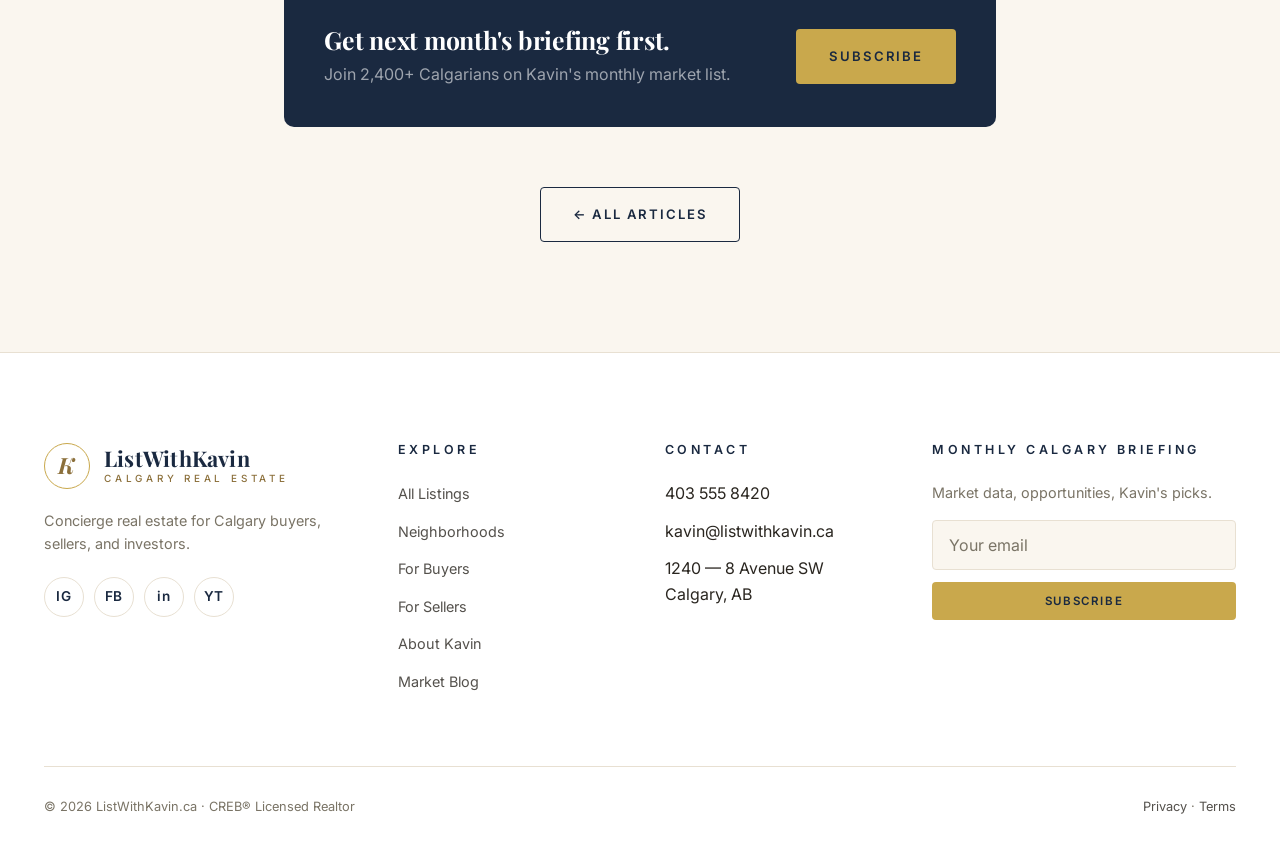
<file: blog-post.html>
<!DOCTYPE html>
<html lang="en">
<head>
  <meta charset="UTF-8" />
  <meta name="viewport" content="width=device-width, initial-scale=1" />
  <title>Calgary Market Update — Spring 2026 | ListWithKavin.ca</title>
  <meta name="description" content="Calgary just posted its strongest Q1 in a decade. Kavin breaks down what buyers, sellers, and investors need to know about the spring 2026 market." />
  <link rel="icon" type="image/svg+xml" href="favicon.svg" />
  <link rel="apple-touch-icon" href="favicon.svg" />
  <meta name="theme-color" content="#FAF6EF" />
  <meta property="og:image" content="og-image.svg" />
  <meta name="twitter:card" content="summary_large_image" />
  <meta name="twitter:image" content="og-image.svg" />
  <link rel="preconnect" href="https://fonts.googleapis.com" />
  <link rel="preconnect" href="https://fonts.gstatic.com" crossorigin />
  <link href="https://fonts.googleapis.com/css2?family=Inter:wght@400;500;600;700&family=Playfair+Display:ital,wght@0,400;0,600;0,700;1,400;1,600&display=swap" rel="stylesheet" />
  <link rel="stylesheet" href="styles.css" />
</head>
<body>

  <header class="site-header is-solid">
    <div class="container nav">
      <a href="index.html" class="logo">
        <span class="logo__mark">K</span>
        <span class="logo__txt"><span>ListWithKavin</span><span>Calgary Real Estate</span></span>
      </a>
      <ul class="nav__links" id="navLinks">
        <li><a href="index.html">Home</a></li>
        <li><a href="about.html">About</a></li>
        <li><a href="listings.html">Listings</a></li>
        <li><a href="buyers.html">Buyers</a></li>
        <li><a href="sellers.html">Sellers</a></li>
        <li><a href="testimonials.html">Reviews</a></li>
        <li><a href="blog.html">Blog</a></li>
        <li><a href="contact.html">Contact</a></li>
      </ul>
      <div class="nav__cta">
        <a href="sellers.html#valuation" class="btn btn--gold btn--sm">Get a Free Valuation</a>
        <button class="nav-toggle" aria-label="Open menu"><span></span><span></span><span></span></button>
      </div>
    </div>
  </header>

  <section class="page-head">
    <div class="container page-head__inner" style="max-width:820px;">
      <div class="breadcrumb"><a href="index.html">Home</a> / <a href="blog.html">Blog</a> / Market Update</div>
      <span style="display:inline-block;background:var(--gold);color:var(--navy);font-size:.7rem;letter-spacing:.2em;text-transform:uppercase;padding:6px 14px;font-weight:600;margin-bottom:20px;">Market Update · May 2026</span>
      <h1>Calgary Just Had Its <em>Strongest Q1</em> in a Decade — Here's What It Means for You.</h1>
      <p>By Kavin · 6 min read · Updated May 14, 2026</p>
    </div>
  </section>

  <!-- ARTICLE BODY -->
  <article class="section">
    <div class="container" style="max-width:760px;">

      <!-- Hero image -->
      <div class="reveal" style="aspect-ratio:16/9;background-image:url('https://picsum.photos/seed/lwk-blog-post-hero/1600/900');background-size:cover;background-position:center;border-radius:10px;margin-bottom:50px;"></div>

      <div class="reveal" style="font-size:1.15rem;line-height:1.85;color:#2a2a3a;">
        <p style="font-size:1.35rem;color:var(--navy);font-family:'Playfair Display',serif;font-style:italic;border-left:3px solid var(--gold);padding-left:24px;margin-bottom:40px;">
          Calgary's spring market opened with a force not seen since 2014 — and it's reshaping the calculus for every buyer, seller, and investor in the city.
        </p>

        <p>The Calgary Real Estate Board's latest data confirms what Kavin's clients have felt for months: this is the tightest seller's market we've had in a decade. Detached benchmark prices climbed <strong>6.2% year-over-year</strong>, while active listings dropped to a thin <strong>1.4 months of supply</strong> — a level that historically forces multiple-offer conditions.</p>

        <h2 style="margin-top:50px;margin-bottom:18px;">The numbers, decoded</h2>

        <p>Behind the headline price growth, three quieter shifts deserve attention:</p>

        <ol style="margin:24px 0;padding-left:24px;">
          <li style="margin-bottom:14px;"><strong>Luxury (&gt;$1M) transactions doubled.</strong> West Springs, Aspen Woods, and Elbow Park led the way. Out-of-province relocation buyers — many from Toronto and Vancouver — are quietly driving this.</li>
          <li style="margin-bottom:14px;"><strong>Inner-city condos are finally moving.</strong> After three slow years, Beltline and Mission inventory is being absorbed at twice the rate of Q1 2024.</li>
          <li style="margin-bottom:14px;"><strong>Investor cap rates are tightening</strong> — still strong, but no longer the lazy 7%+ yields of 2022. Selection now matters more than ever.</li>
        </ol>

        <h2 style="margin-top:50px;margin-bottom:18px;">What this means if you're <em>buying</em></h2>

        <p>Pre-approvals matter more than ever — and they need to be from a lender Kavin trusts, with a real rate hold. Multiple-offer scenarios will be common through July, so your offer strategy (price, conditions, deposit, escalation) must be set <em>before</em> you walk into showings. We're getting our buyers into homes Saturday morning with offers in by Sunday night.</p>

        <h2 style="margin-top:50px;margin-bottom:18px;">What this means if you're <em>selling</em></h2>

        <p>This is the window. Pricing right, presenting right, and launching right will likely net you 4–8% more than the same listing six months from now. Don't confuse "hot market" with "lazy market" — the homes that overprice still sit, even now.</p>

        <h2 style="margin-top:50px;margin-bottom:18px;">Kavin's three neighborhoods to watch this summer</h2>

        <p><strong>Bridgeland</strong> — Inner-city walkability with infill supply finally meeting demand. Cap rates and capital appreciation both look strong.</p>
        <p><strong>Mahogany</strong> — The lake premium is widening, not narrowing. Family buyers paying for lifestyle in ways we haven't seen.</p>
        <p><strong>Tuscany</strong> — Under-the-radar value for first-time buyers and families. Schools and commute keep the demand sticky.</p>

        <div style="background:var(--bg);border-left:3px solid var(--gold);padding:24px 30px;margin:50px 0;font-family:'Playfair Display',serif;font-style:italic;font-size:1.1rem;color:var(--navy);">
          Whatever side of this market you're on — buying, selling, or sitting it out — knowing where you stand is free. Reach out for a no-pressure read on your specific situation.
        </div>

        <p style="font-size:.9rem;color:var(--muted);margin-top:50px;">Have questions about this update? Reply directly to <a href="mailto:kavin@listwithkavin.ca" style="color:var(--gold);">kavin@listwithkavin.ca</a> or text <strong style="color:var(--navy);">403 555 8420</strong>.</p>
      </div>

      <!-- CTA card -->
      <div class="reveal" style="background:var(--navy);color:var(--white);padding:40px;border-radius:10px;margin-top:60px;display:grid;grid-template-columns:1fr auto;gap:30px;align-items:center;">
        <div>
          <h3 style="color:var(--white);margin-bottom:8px;">Get next month's briefing first.</h3>
          <p style="color:rgba(255,255,255,.7);margin:0;">Join 2,400+ Calgarians on Kavin's monthly market list.</p>
        </div>
        <a href="blog.html" class="btn btn--gold">Subscribe</a>
      </div>

      <!-- back to blog -->
      <div style="text-align:center;margin-top:60px;">
        <a href="blog.html" class="btn btn--ghost-dark">← All Articles</a>
      </div>
    </div>
  </article>

  <!-- FOOTER -->
  <footer class="site-footer">
    <div class="container">
      <div class="footer-grid">
        <div>
          <a href="index.html" class="logo"><span class="logo__mark">K</span><span class="logo__txt"><span>ListWithKavin</span><span>Calgary Real Estate</span></span></a>
          <p style="margin-top:20px;max-width:300px;">Concierge real estate for Calgary buyers, sellers, and investors.</p>
          <div class="footer-social"><a href="#">IG</a><a href="#">FB</a><a href="#">in</a><a href="#">YT</a></div>
        </div>
        <div><h4>Explore</h4><ul><li><a href="listings.html">All Listings</a></li><li><a href="neighborhoods.html">Neighborhoods</a></li><li><a href="buyers.html">For Buyers</a></li><li><a href="sellers.html">For Sellers</a></li><li><a href="about.html">About Kavin</a></li><li><a href="blog.html">Market Blog</a></li></ul></div>
        <div><h4>Contact</h4><ul><li>403 555 8420</li><li>kavin@listwithkavin.ca</li><li>1240 — 8 Avenue SW<br/>Calgary, AB</li></ul></div>
        <div class="footer-newsletter">
          <h4>Monthly Calgary Briefing</h4>
          <p style="margin-bottom:16px;">Market data, opportunities, Kavin's picks.</p>
          <form data-mock><input type="email" placeholder="Your email" required /><button type="submit" class="btn btn--gold btn--block btn--sm">Subscribe</button></form>
        </div>
      </div>
      <div class="footer-bottom"><div>© 2026 ListWithKavin.ca · CREB® Licensed Realtor</div><div><a href="privacy.html">Privacy</a> · <a href="terms.html">Terms</a></div></div>
    </div>
  </footer>

  <div class="chatbot" id="chatbot">
    <button class="chatbot__toggle" aria-label="Chat">💬</button>
    <div class="chatbot__panel">
      <div class="chatbot__head"><div class="chatbot__head__avatar">K</div><div><div class="chatbot__head__name">Kavin's AI Assistant</div><div class="chatbot__head__status">Typically replies instantly</div></div></div>
      <div class="chatbot__body" id="chatBody"></div>
      <div class="chat-options" id="chatOptions"></div>
      <div class="chatbot__input"><input id="chatInput" type="text" placeholder="Ask me anything…" /><button id="chatSend">→</button></div>
    </div>
  </div>

  <script src="listings.js"></script>
  <script src="main.js"></script>
</body>
</html>
</file>
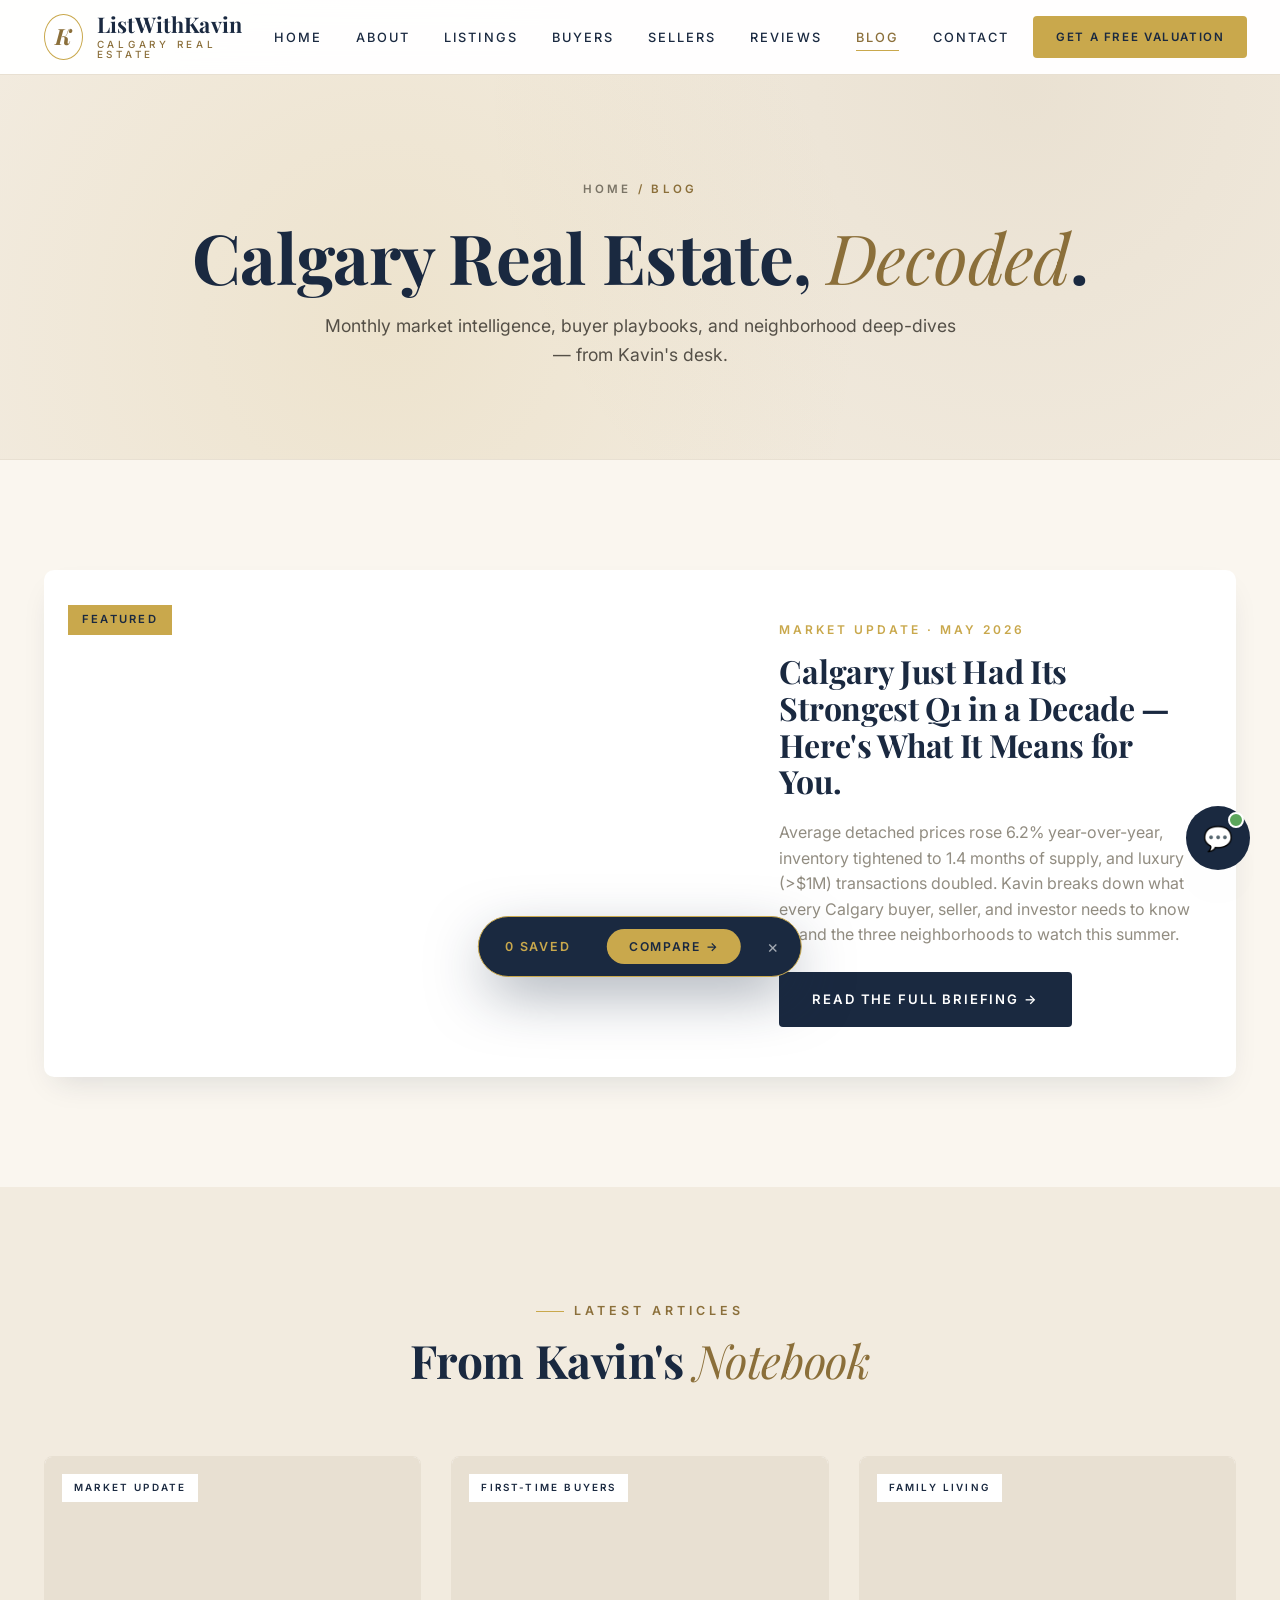
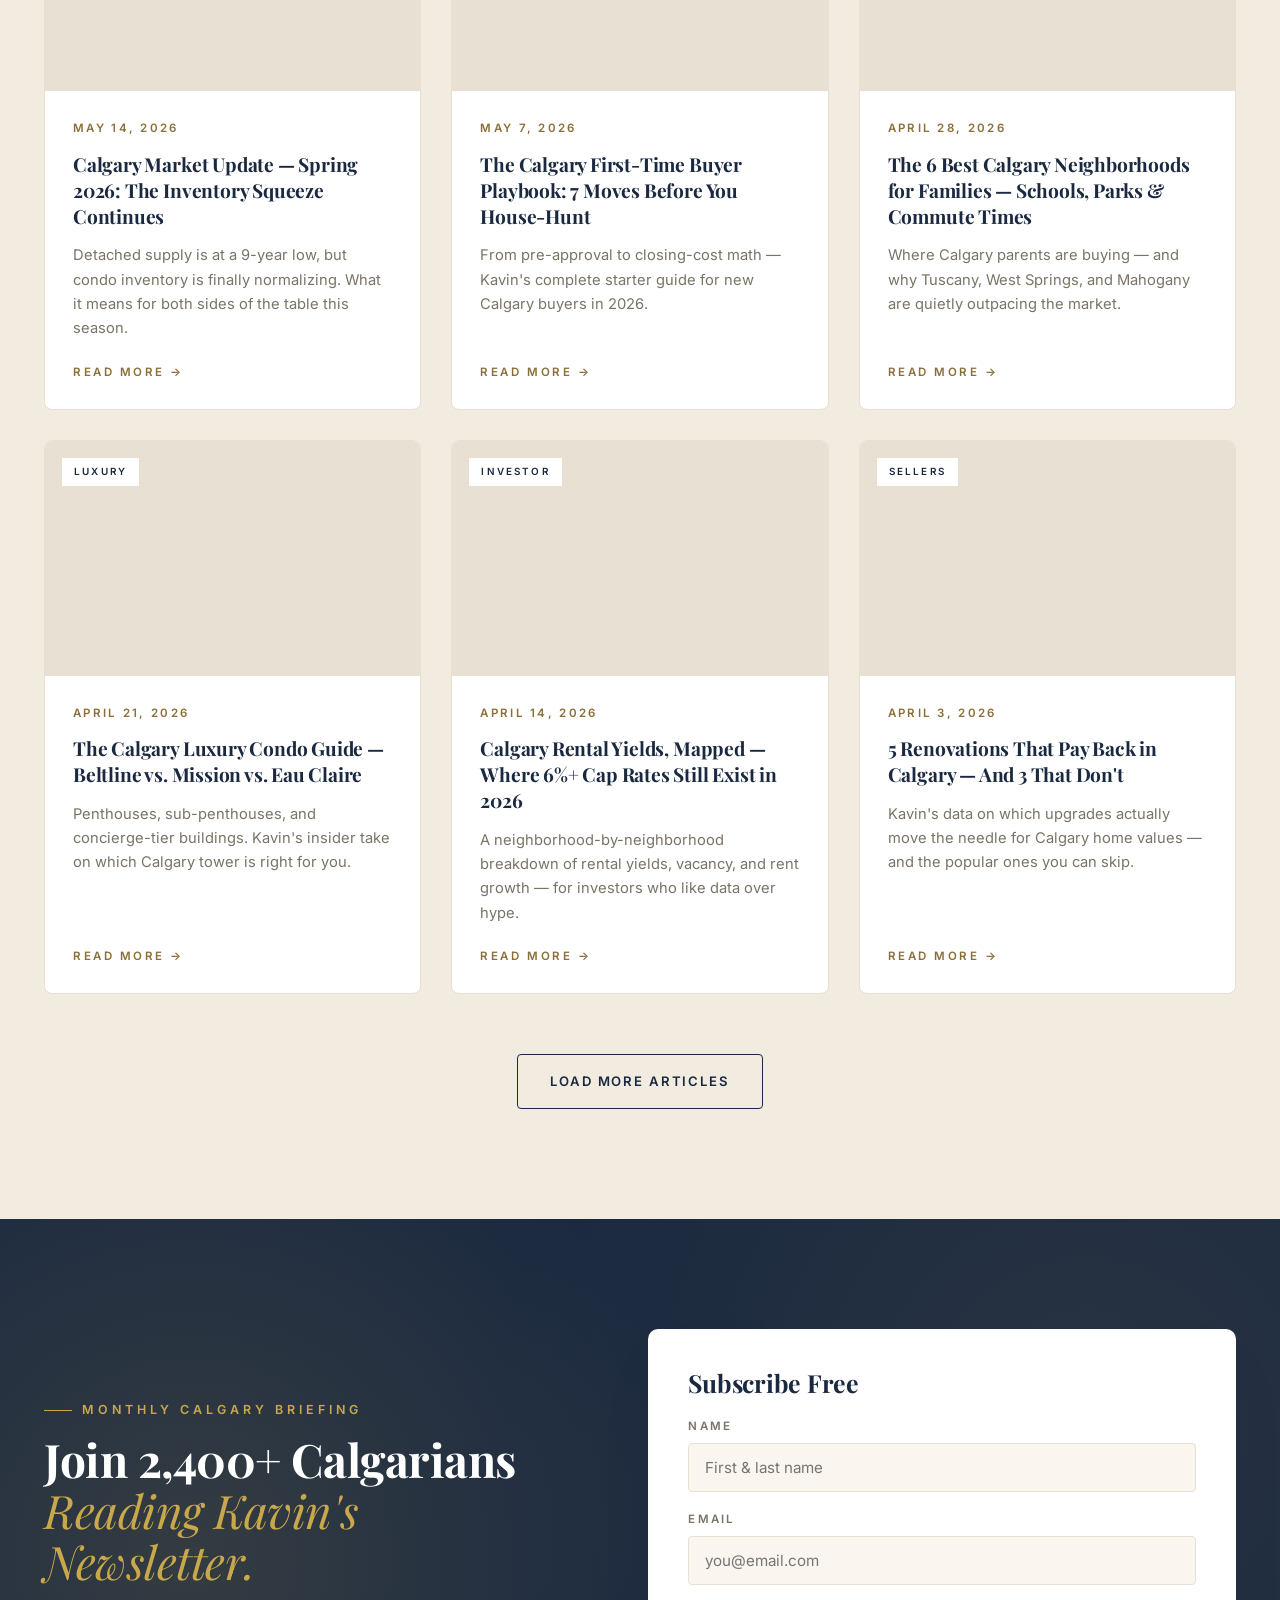
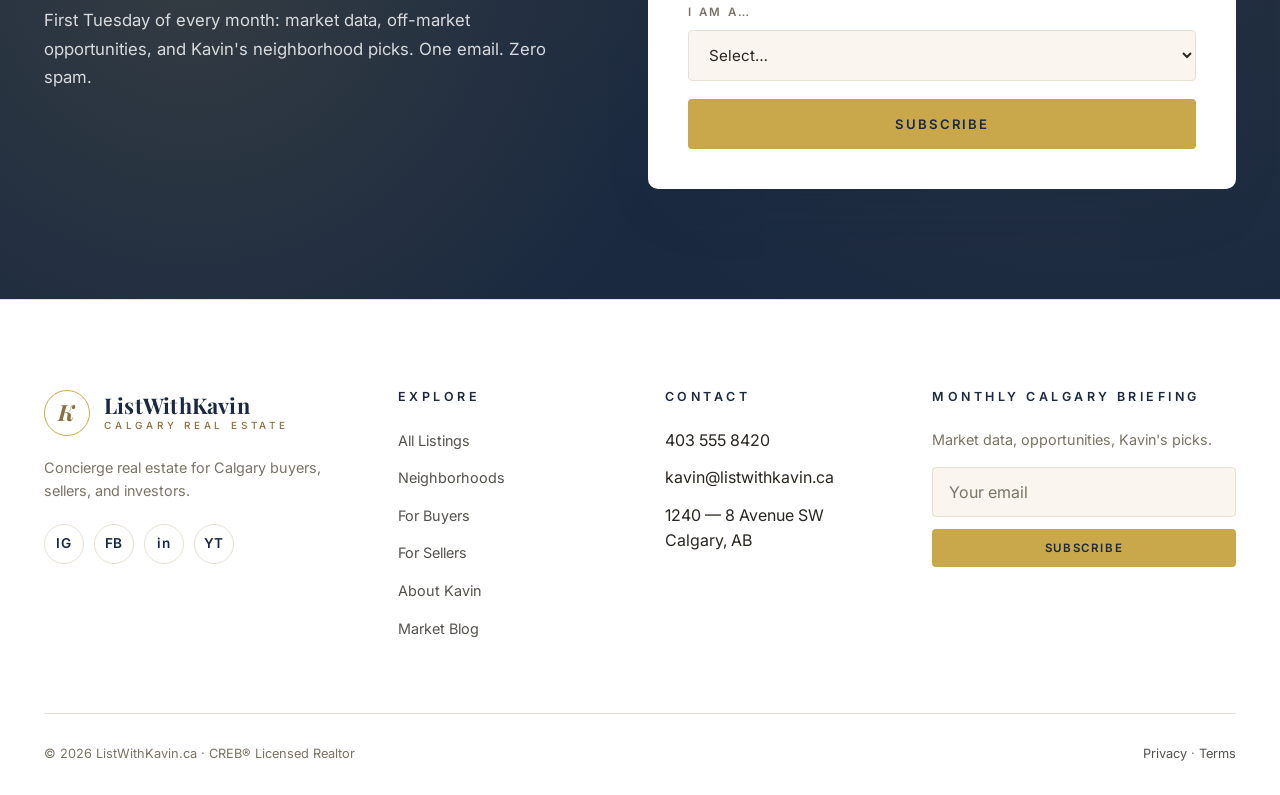
<file: blog.html>
<!DOCTYPE html>
<html lang="en">
<head>
  <meta charset="UTF-8" />
  <meta name="viewport" content="width=device-width, initial-scale=1" />
  <title>Calgary Real Estate Blog — Market Updates &amp; Guides | ListWithKavin.ca</title>
  <meta name="description" content="Monthly Calgary real estate market updates, first-time buyer tips, luxury condo guides, and neighborhood deep-dives — written by Kavin." />
  <link rel="icon" type="image/svg+xml" href="favicon.svg" />
  <link rel="apple-touch-icon" href="favicon.svg" />
  <meta name="theme-color" content="#FAF6EF" />
  <meta property="og:image" content="og-image.svg" />
  <meta name="twitter:card" content="summary_large_image" />
  <meta name="twitter:image" content="og-image.svg" />
  <link rel="preconnect" href="https://fonts.googleapis.com" />
  <link rel="preconnect" href="https://fonts.gstatic.com" crossorigin />
  <link href="https://fonts.googleapis.com/css2?family=Inter:wght@400;500;600;700&family=Playfair+Display:ital,wght@0,400;0,600;0,700;1,400;1,600&display=swap" rel="stylesheet" />
  <link rel="stylesheet" href="styles.css" />
</head>
<body>

  <header class="site-header is-solid">
    <div class="container nav">
      <a href="index.html" class="logo">
        <span class="logo__mark">K</span>
        <span class="logo__txt"><span>ListWithKavin</span><span>Calgary Real Estate</span></span>
      </a>
      <ul class="nav__links" id="navLinks">
        <li><a href="index.html">Home</a></li>
        <li><a href="about.html">About</a></li>
        <li><a href="listings.html">Listings</a></li>
        <li><a href="buyers.html">Buyers</a></li>
        <li><a href="sellers.html">Sellers</a></li>
        <li><a href="testimonials.html">Reviews</a></li>
        <li><a href="blog.html">Blog</a></li>
        <li><a href="contact.html">Contact</a></li>
      </ul>
      <div class="nav__cta">
        <a href="sellers.html#valuation" class="btn btn--gold btn--sm">Get a Free Valuation</a>
        <button class="nav-toggle" aria-label="Open menu"><span></span><span></span><span></span></button>
      </div>
    </div>
  </header>

  <section class="page-head">
    <div class="container page-head__inner">
      <div class="breadcrumb"><a href="index.html">Home</a> / Blog</div>
      <h1>Calgary Real Estate, <em>Decoded</em>.</h1>
      <p>Monthly market intelligence, buyer playbooks, and neighborhood deep-dives — from Kavin's desk.</p>
    </div>
  </section>

  <!-- FEATURED POST -->
  <section class="section">
    <div class="container">
      <article class="reveal" style="display:grid;grid-template-columns:1.3fr 1fr;gap:50px;align-items:center;background:var(--white);border-radius:10px;overflow:hidden;box-shadow:var(--shadow-md);">
        <div style="aspect-ratio:4/3;background-image:url('https://picsum.photos/seed/lwk-blog-featured/1200/900');background-size:cover;background-position:center;position:relative;">
          <span style="position:absolute;top:24px;left:24px;background:var(--gold);color:var(--navy);font-size:.7rem;letter-spacing:.2em;text-transform:uppercase;padding:6px 14px;font-weight:600;">Featured</span>
        </div>
        <div style="padding:50px 40px;">
          <div style="font-size:.75rem;letter-spacing:.25em;text-transform:uppercase;color:var(--gold);font-weight:600;margin-bottom:14px;">Market Update · May 2026</div>
          <h2 style="font-size:2rem;line-height:1.15;margin-bottom:20px;">Calgary Just Had Its Strongest Q1 in a Decade — Here's What It Means for You.</h2>
          <p style="color:var(--muted);margin-bottom:24px;">Average detached prices rose 6.2% year-over-year, inventory tightened to 1.4 months of supply, and luxury (>$1M) transactions doubled. Kavin breaks down what every Calgary buyer, seller, and investor needs to know — and the three neighborhoods to watch this summer.</p>
          <a href="blog-post.html" class="btn btn--navy">Read the Full Briefing →</a>
        </div>
      </article>
    </div>
  </section>

  <!-- BLOG GRID -->
  <section class="section bg-light">
    <div class="container">
      <div class="section-head reveal">
        <span class="eyebrow">Latest Articles</span>
        <h2>From Kavin's <em>Notebook</em></h2>
      </div>

      <div class="blog-grid">
        <article class="blog-card reveal">
          <div class="blog-card__media" style="--photo: url('https://picsum.photos/seed/lwk-blog-1/800/500');">
            <span class="blog-card__tag">Market Update</span>
          </div>
          <div class="blog-card__body">
            <div class="blog-card__date">May 14, 2026</div>
            <h3 class="blog-card__title">Calgary Market Update — Spring 2026: The Inventory Squeeze Continues</h3>
            <p class="blog-card__excerpt">Detached supply is at a 9-year low, but condo inventory is finally normalizing. What it means for both sides of the table this season.</p>
            <a href="blog-post.html" class="blog-card__more">Read More →</a>
          </div>
        </article>

        <article class="blog-card reveal delay-1">
          <div class="blog-card__media" style="--photo: url('https://picsum.photos/seed/lwk-blog-2/800/500');">
            <span class="blog-card__tag">First-Time Buyers</span>
          </div>
          <div class="blog-card__body">
            <div class="blog-card__date">May 7, 2026</div>
            <h3 class="blog-card__title">The Calgary First-Time Buyer Playbook: 7 Moves Before You House-Hunt</h3>
            <p class="blog-card__excerpt">From pre-approval to closing-cost math — Kavin's complete starter guide for new Calgary buyers in 2026.</p>
            <a href="#" class="blog-card__more">Read More →</a>
          </div>
        </article>

        <article class="blog-card reveal delay-2">
          <div class="blog-card__media" style="--photo: url('https://picsum.photos/seed/lwk-blog-3/800/500');">
            <span class="blog-card__tag">Family Living</span>
          </div>
          <div class="blog-card__body">
            <div class="blog-card__date">April 28, 2026</div>
            <h3 class="blog-card__title">The 6 Best Calgary Neighborhoods for Families — Schools, Parks &amp; Commute Times</h3>
            <p class="blog-card__excerpt">Where Calgary parents are buying — and why Tuscany, West Springs, and Mahogany are quietly outpacing the market.</p>
            <a href="#" class="blog-card__more">Read More →</a>
          </div>
        </article>

        <article class="blog-card reveal">
          <div class="blog-card__media" style="--photo: url('https://picsum.photos/seed/lwk-blog-4/800/500');">
            <span class="blog-card__tag">Luxury</span>
          </div>
          <div class="blog-card__body">
            <div class="blog-card__date">April 21, 2026</div>
            <h3 class="blog-card__title">The Calgary Luxury Condo Guide — Beltline vs. Mission vs. Eau Claire</h3>
            <p class="blog-card__excerpt">Penthouses, sub-penthouses, and concierge-tier buildings. Kavin's insider take on which Calgary tower is right for you.</p>
            <a href="#" class="blog-card__more">Read More →</a>
          </div>
        </article>

        <article class="blog-card reveal delay-1">
          <div class="blog-card__media" style="--photo: url('https://picsum.photos/seed/lwk-blog-5/800/500');">
            <span class="blog-card__tag">Investor</span>
          </div>
          <div class="blog-card__body">
            <div class="blog-card__date">April 14, 2026</div>
            <h3 class="blog-card__title">Calgary Rental Yields, Mapped — Where 6%+ Cap Rates Still Exist in 2026</h3>
            <p class="blog-card__excerpt">A neighborhood-by-neighborhood breakdown of rental yields, vacancy, and rent growth — for investors who like data over hype.</p>
            <a href="#" class="blog-card__more">Read More →</a>
          </div>
        </article>

        <article class="blog-card reveal delay-2">
          <div class="blog-card__media" style="--photo: url('https://picsum.photos/seed/lwk-blog-6/800/500');">
            <span class="blog-card__tag">Sellers</span>
          </div>
          <div class="blog-card__body">
            <div class="blog-card__date">April 3, 2026</div>
            <h3 class="blog-card__title">5 Renovations That Pay Back in Calgary — And 3 That Don't</h3>
            <p class="blog-card__excerpt">Kavin's data on which upgrades actually move the needle for Calgary home values — and the popular ones you can skip.</p>
            <a href="#" class="blog-card__more">Read More →</a>
          </div>
        </article>
      </div>

      <div class="text-center reveal" style="margin-top:60px;">
        <a href="#" class="btn btn--ghost-dark">Load More Articles</a>
      </div>
    </div>
  </section>

  <!-- NEWSLETTER CTA -->
  <section class="section valuation-cta">
    <div class="container valuation-cta__inner">
      <div class="reveal">
        <span class="eyebrow">Monthly Calgary Briefing</span>
        <h2>Join 2,400+ Calgarians <em>Reading Kavin's Newsletter.</em></h2>
        <p>First Tuesday of every month: market data, off-market opportunities, and Kavin's neighborhood picks. One email. Zero spam.</p>
      </div>
      <div class="reveal delay-1" style="background:var(--white);padding:40px;border-radius:10px;color:var(--charcoal);box-shadow:var(--shadow-lg);">
        <h3 style="margin-bottom:20px;">Subscribe Free</h3>
        <form data-mock>
          <div class="field-group"><label>Name</label><input type="text" required placeholder="First &amp; last name" /></div>
          <div class="field-group"><label>Email</label><input type="email" required placeholder="you@email.com" /></div>
          <div class="field-group"><label>I am a…</label>
            <select required>
              <option value="">Select…</option><option>Buyer</option><option>Seller</option><option>Investor</option><option>Just curious</option>
            </select>
          </div>
          <button class="btn btn--gold btn--block" type="submit">Subscribe</button>
        </form>
      </div>
    </div>
  </section>

  <!-- FOOTER -->
  <footer class="site-footer">
    <div class="container">
      <div class="footer-grid">
        <div>
          <a href="index.html" class="logo"><span class="logo__mark">K</span><span class="logo__txt"><span>ListWithKavin</span><span>Calgary Real Estate</span></span></a>
          <p style="margin-top:20px;max-width:300px;">Concierge real estate for Calgary buyers, sellers, and investors.</p>
          <div class="footer-social"><a href="#">IG</a><a href="#">FB</a><a href="#">in</a><a href="#">YT</a></div>
        </div>
        <div><h4>Explore</h4><ul><li><a href="listings.html">All Listings</a></li><li><a href="neighborhoods.html">Neighborhoods</a></li><li><a href="buyers.html">For Buyers</a></li><li><a href="sellers.html">For Sellers</a></li><li><a href="about.html">About Kavin</a></li><li><a href="blog.html">Market Blog</a></li></ul></div>
        <div><h4>Contact</h4><ul><li>403 555 8420</li><li>kavin@listwithkavin.ca</li><li>1240 — 8 Avenue SW<br/>Calgary, AB</li></ul></div>
        <div class="footer-newsletter">
          <h4>Monthly Calgary Briefing</h4>
          <p style="margin-bottom:16px;">Market data, opportunities, Kavin's picks.</p>
          <form data-mock><input type="email" placeholder="Your email" required /><button type="submit" class="btn btn--gold btn--block btn--sm">Subscribe</button></form>
        </div>
      </div>
      <div class="footer-bottom"><div>© 2026 ListWithKavin.ca · CREB® Licensed Realtor</div><div><a href="privacy.html">Privacy</a> · <a href="terms.html">Terms</a></div></div>
    </div>
  </footer>

  <div class="chatbot" id="chatbot">
    <button class="chatbot__toggle" aria-label="Chat">💬</button>
    <div class="chatbot__panel">
      <div class="chatbot__head"><div class="chatbot__head__avatar">K</div><div><div class="chatbot__head__name">Kavin's AI Assistant</div><div class="chatbot__head__status">Typically replies instantly</div></div></div>
      <div class="chatbot__body" id="chatBody"></div>
      <div class="chat-options" id="chatOptions"></div>
      <div class="chatbot__input"><input id="chatInput" type="text" placeholder="Ask me anything…" /><button id="chatSend">→</button></div>
    </div>
  </div>

  <script src="listings.js"></script>
  <script src="main.js"></script>
</body>
</html>
</file>
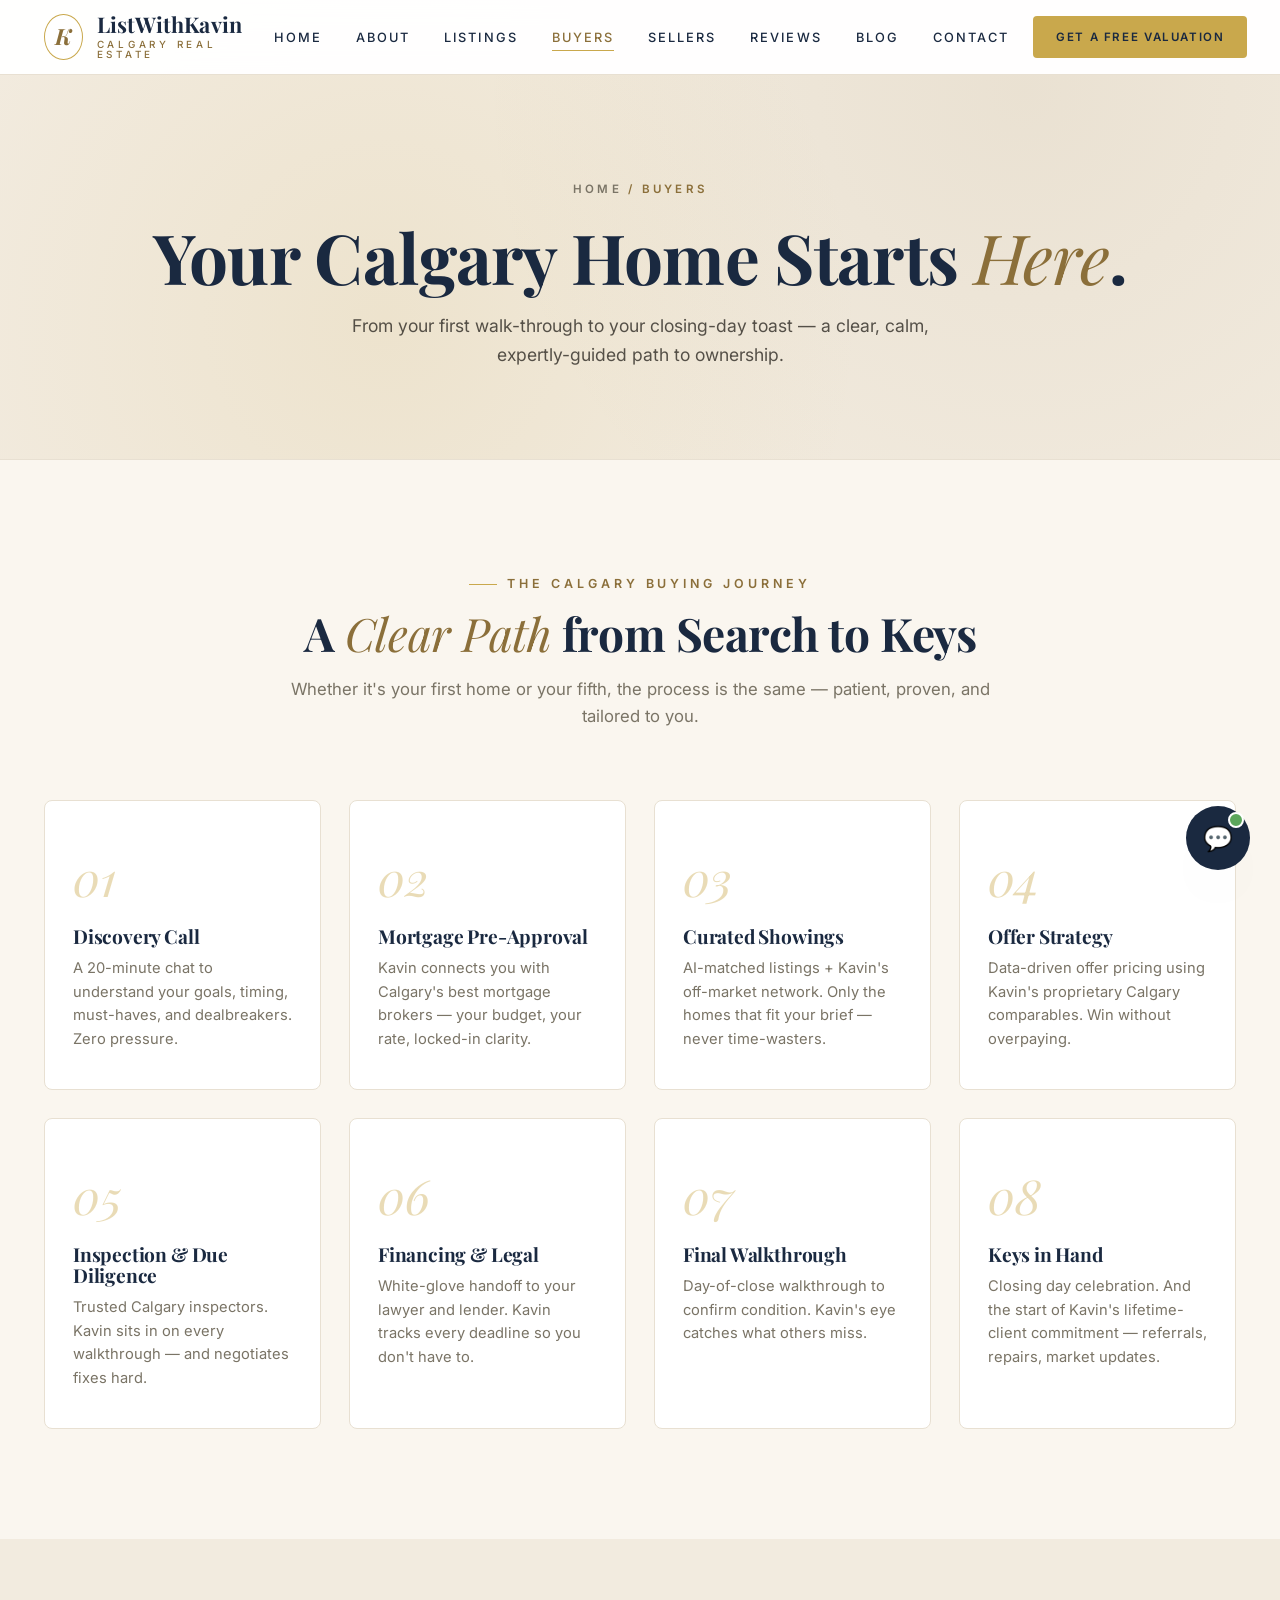
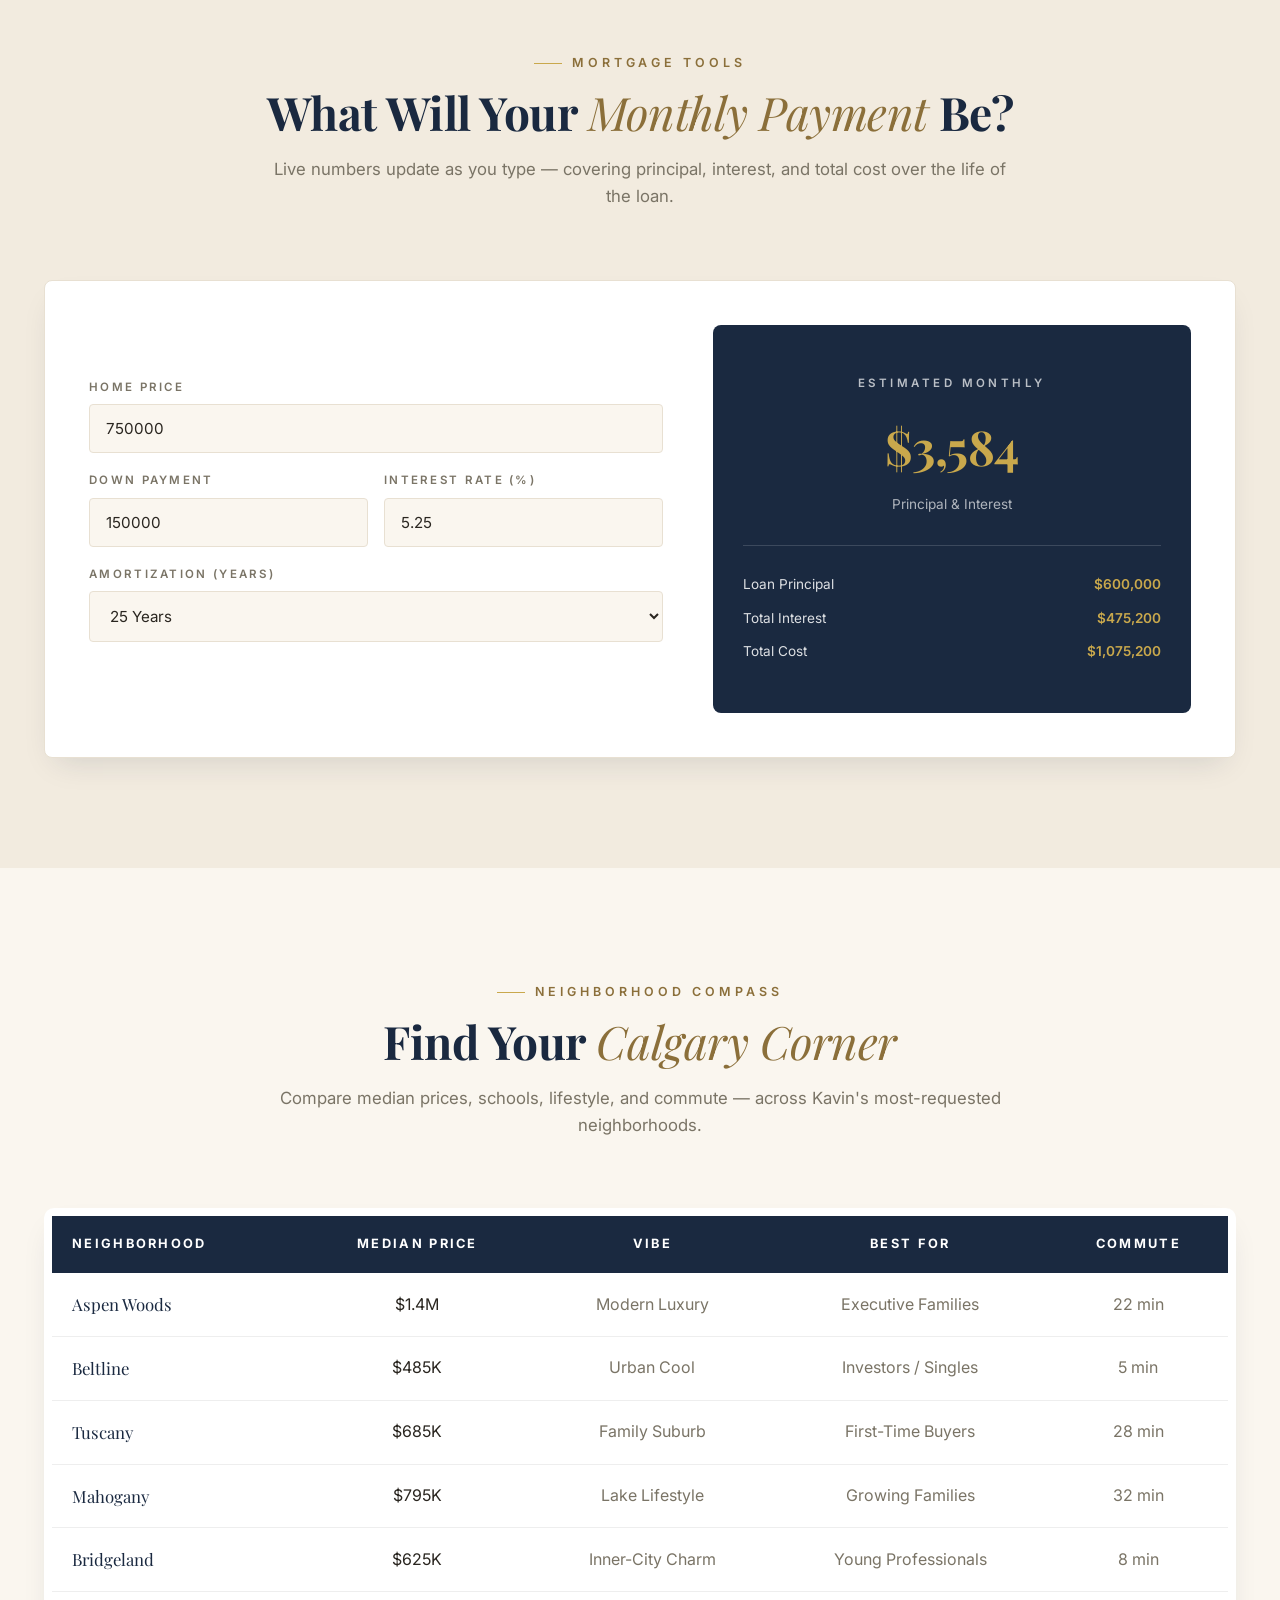
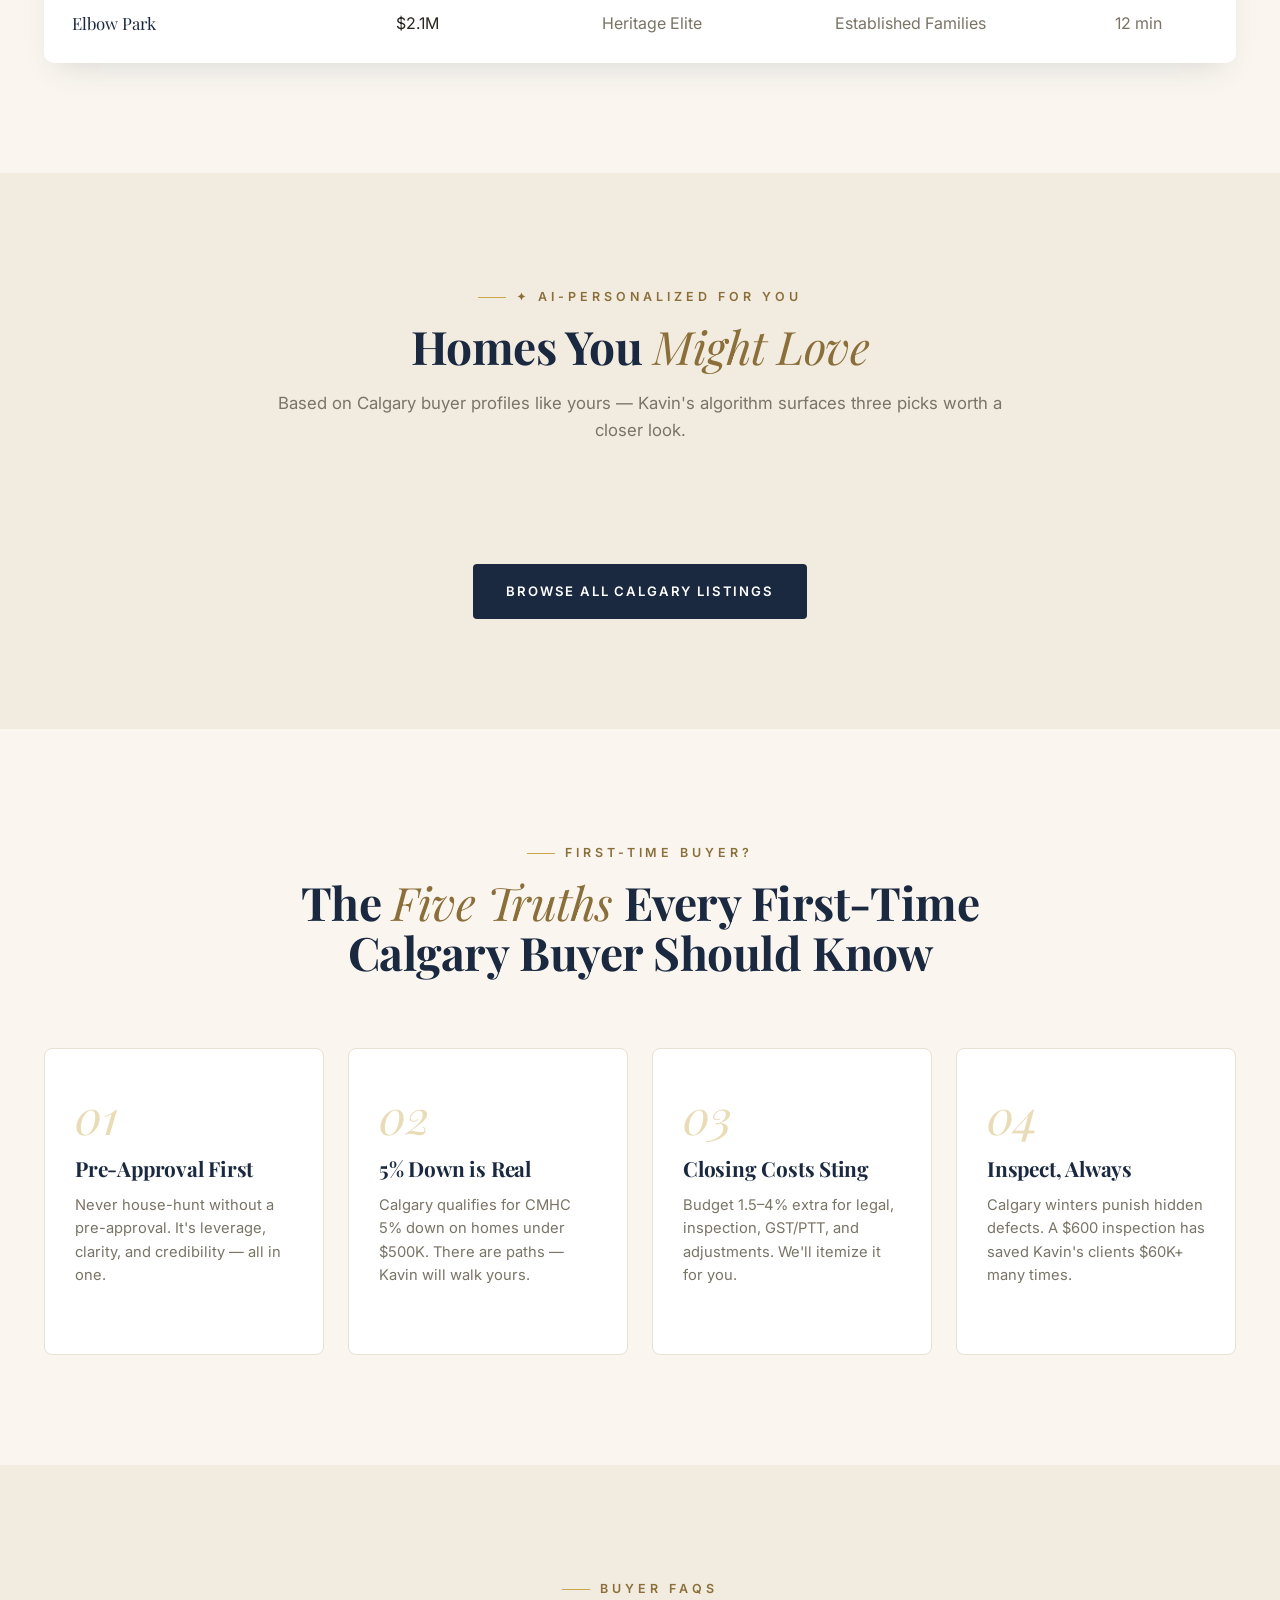
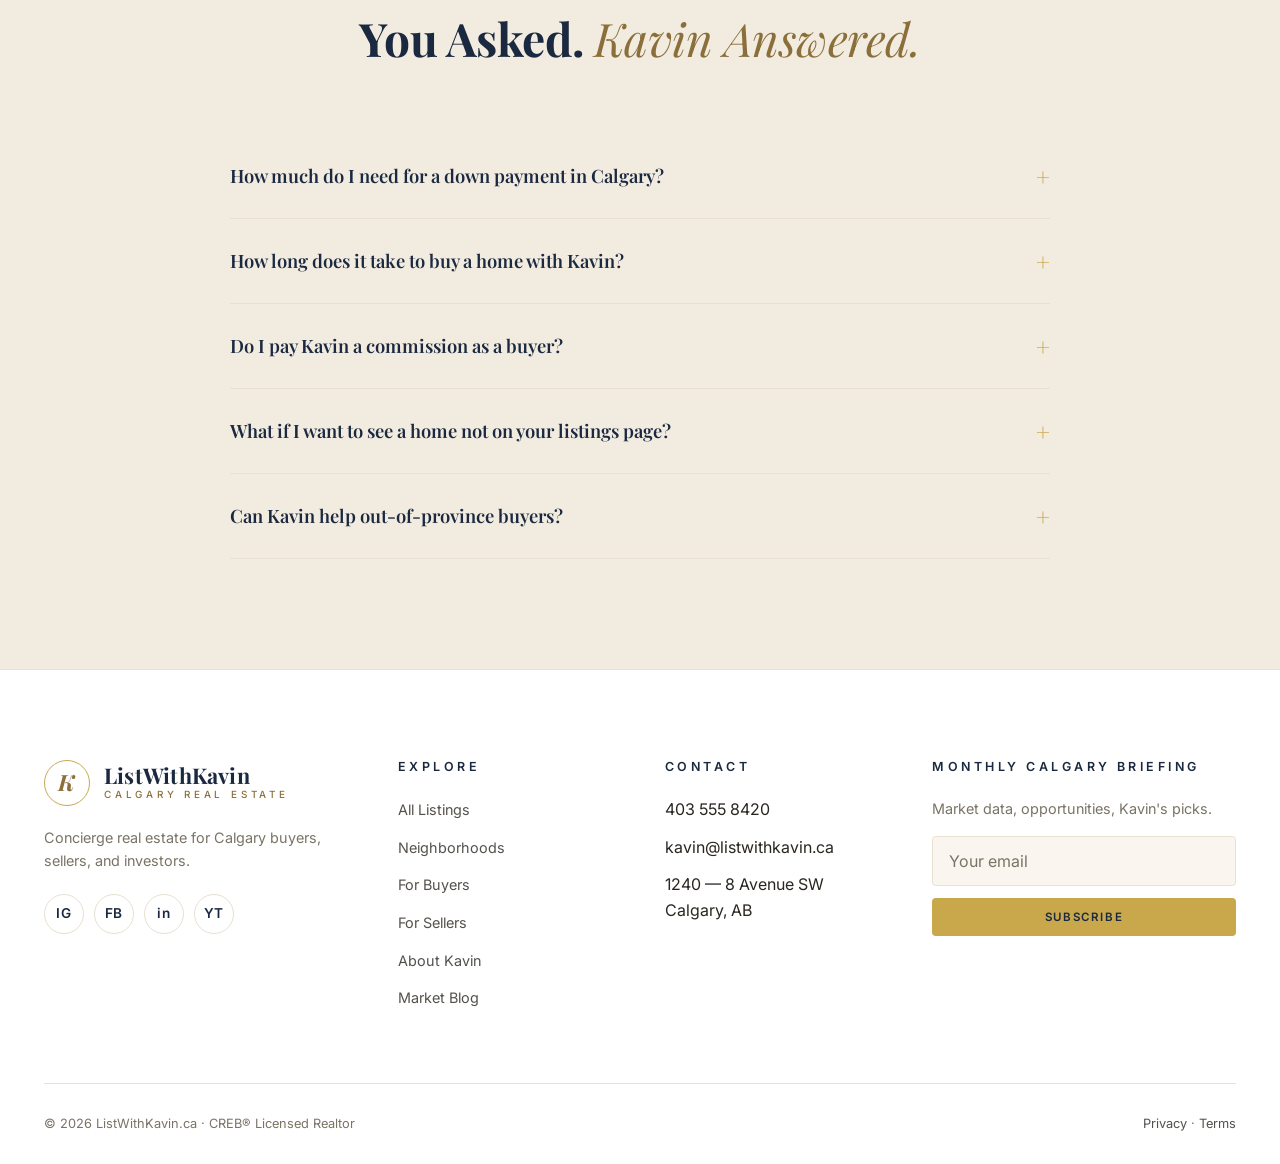
<file: buyers.html>
<!DOCTYPE html>
<html lang="en">
<head>
  <meta charset="UTF-8" />
  <meta name="viewport" content="width=device-width, initial-scale=1" />
  <title>Buyer Resources — Calgary Homebuying Guide | ListWithKavin.ca</title>
  <meta name="description" content="Step-by-step Calgary homebuying guide, mortgage calculator, neighborhood tools, and AI-personalized listings. First-time buyers, move-up buyers, and investors welcome." />
  <meta property="og:title" content="Buyer Resources — ListWithKavin.ca" />
  <link rel="icon" type="image/svg+xml" href="favicon.svg" />
  <link rel="apple-touch-icon" href="favicon.svg" />
  <meta name="theme-color" content="#FAF6EF" />
  <meta property="og:image" content="og-image.svg" />
  <meta name="twitter:card" content="summary_large_image" />
  <meta name="twitter:image" content="og-image.svg" />
  <link rel="preconnect" href="https://fonts.googleapis.com" />
  <link rel="preconnect" href="https://fonts.gstatic.com" crossorigin />
  <link href="https://fonts.googleapis.com/css2?family=Inter:wght@400;500;600;700&family=Playfair+Display:ital,wght@0,400;0,600;0,700;1,400;1,600&display=swap" rel="stylesheet" />
  <link rel="stylesheet" href="styles.css" />
</head>
<body>

  <header class="site-header is-solid">
    <div class="container nav">
      <a href="index.html" class="logo">
        <span class="logo__mark">K</span>
        <span class="logo__txt"><span>ListWithKavin</span><span>Calgary Real Estate</span></span>
      </a>
      <ul class="nav__links" id="navLinks">
        <li><a href="index.html">Home</a></li>
        <li><a href="about.html">About</a></li>
        <li><a href="listings.html">Listings</a></li>
        <li><a href="buyers.html">Buyers</a></li>
        <li><a href="sellers.html">Sellers</a></li>
        <li><a href="testimonials.html">Reviews</a></li>
        <li><a href="blog.html">Blog</a></li>
        <li><a href="contact.html">Contact</a></li>
      </ul>
      <div class="nav__cta">
        <a href="sellers.html#valuation" class="btn btn--gold btn--sm">Get a Free Valuation</a>
        <button class="nav-toggle" aria-label="Open menu"><span></span><span></span><span></span></button>
      </div>
    </div>
  </header>

  <section class="page-head">
    <div class="container page-head__inner">
      <div class="breadcrumb"><a href="index.html">Home</a> / Buyers</div>
      <h1>Your Calgary Home Starts <em>Here</em>.</h1>
      <p>From your first walk-through to your closing-day toast — a clear, calm, expertly-guided path to ownership.</p>
    </div>
  </section>

  <!-- STEP-BY-STEP GUIDE -->
  <section class="section">
    <div class="container">
      <div class="section-head reveal">
        <span class="eyebrow">The Calgary Buying Journey</span>
        <h2>A <em>Clear Path</em> from Search to Keys</h2>
        <p>Whether it's your first home or your fifth, the process is the same — patient, proven, and tailored to you.</p>
      </div>
      <div class="steps">
        <div class="step reveal"><h3>Discovery Call</h3><p>A 20-minute chat to understand your goals, timing, must-haves, and dealbreakers. Zero pressure.</p></div>
        <div class="step reveal delay-1"><h3>Mortgage Pre-Approval</h3><p>Kavin connects you with Calgary's best mortgage brokers — your budget, your rate, locked-in clarity.</p></div>
        <div class="step reveal delay-2"><h3>Curated Showings</h3><p>AI-matched listings + Kavin's off-market network. Only the homes that fit your brief — never time-wasters.</p></div>
        <div class="step reveal delay-3"><h3>Offer Strategy</h3><p>Data-driven offer pricing using Kavin's proprietary Calgary comparables. Win without overpaying.</p></div>
        <div class="step reveal"><h3>Inspection &amp; Due Diligence</h3><p>Trusted Calgary inspectors. Kavin sits in on every walkthrough — and negotiates fixes hard.</p></div>
        <div class="step reveal delay-1"><h3>Financing &amp; Legal</h3><p>White-glove handoff to your lawyer and lender. Kavin tracks every deadline so you don't have to.</p></div>
        <div class="step reveal delay-2"><h3>Final Walkthrough</h3><p>Day-of-close walkthrough to confirm condition. Kavin's eye catches what others miss.</p></div>
        <div class="step reveal delay-3"><h3>Keys in Hand</h3><p>Closing day celebration. And the start of Kavin's lifetime-client commitment — referrals, repairs, market updates.</p></div>
      </div>
    </div>
  </section>

  <!-- MORTGAGE CALCULATOR -->
  <section class="section bg-light">
    <div class="container">
      <div class="section-head reveal">
        <span class="eyebrow">Mortgage Tools</span>
        <h2>What Will Your <em>Monthly Payment</em> Be?</h2>
        <p>Live numbers update as you type — covering principal, interest, and total cost over the life of the loan.</p>
      </div>

      <div class="calculator reveal" id="mortgageCalc">
        <div>
          <div class="field-group">
            <label for="mcPrice">Home Price</label>
            <input id="mcPrice" type="number" value="750000" min="0" step="10000" />
          </div>
          <div class="field-row">
            <div class="field-group">
              <label for="mcDown">Down Payment</label>
              <input id="mcDown" type="number" value="150000" min="0" step="5000" />
            </div>
            <div class="field-group">
              <label for="mcRate">Interest Rate (%)</label>
              <input id="mcRate" type="number" value="5.25" min="0" step="0.05" />
            </div>
          </div>
          <div class="field-group">
            <label for="mcYears">Amortization (Years)</label>
            <select id="mcYears">
              <option value="20">20 Years</option>
              <option value="25" selected>25 Years</option>
              <option value="30">30 Years</option>
            </select>
          </div>
        </div>
        <div class="calc-result">
          <span class="calc-result__label">Estimated Monthly</span>
          <div class="calc-result__amount" id="mcMonthly">$3,584</div>
          <span class="calc-result__sub">Principal &amp; Interest</span>
          <div class="calc-result__breakdown">
            <div><span>Loan Principal</span><span id="mcPrincipal">$600,000</span></div>
            <div><span>Total Interest</span><span id="mcInterest">$475,200</span></div>
            <div><span>Total Cost</span><span id="mcTotal">$1,075,200</span></div>
          </div>
        </div>
      </div>
    </div>
  </section>

  <!-- NEIGHBORHOOD COMPARISON -->
  <section class="section">
    <div class="container">
      <div class="section-head reveal">
        <span class="eyebrow">Neighborhood Compass</span>
        <h2>Find Your <em>Calgary Corner</em></h2>
        <p>Compare median prices, schools, lifestyle, and commute — across Kavin's most-requested neighborhoods.</p>
      </div>
      <div style="overflow-x:auto;background:var(--white);border-radius:10px;box-shadow:var(--shadow-md);padding:8px;" class="reveal">
        <table style="width:100%;border-collapse:collapse;min-width:720px;">
          <thead>
            <tr style="background:var(--navy);color:var(--white);">
              <th style="text-align:left;padding:18px 20px;font-size:.8rem;letter-spacing:.18em;text-transform:uppercase;">Neighborhood</th>
              <th style="padding:18px 20px;font-size:.8rem;letter-spacing:.18em;text-transform:uppercase;">Median Price</th>
              <th style="padding:18px 20px;font-size:.8rem;letter-spacing:.18em;text-transform:uppercase;">Vibe</th>
              <th style="padding:18px 20px;font-size:.8rem;letter-spacing:.18em;text-transform:uppercase;">Best For</th>
              <th style="padding:18px 20px;font-size:.8rem;letter-spacing:.18em;text-transform:uppercase;">Commute</th>
            </tr>
          </thead>
          <tbody>
            <tr style="border-bottom:1px solid #eee;"><td style="padding:18px 20px;font-family:'Playfair Display',serif;font-size:1.05rem;color:var(--navy);">Aspen Woods</td><td style="padding:18px 20px;text-align:center;">$1.4M</td><td style="padding:18px 20px;text-align:center;color:var(--muted);">Modern Luxury</td><td style="padding:18px 20px;text-align:center;color:var(--muted);">Executive Families</td><td style="padding:18px 20px;text-align:center;color:var(--muted);">22 min</td></tr>
            <tr style="border-bottom:1px solid #eee;"><td style="padding:18px 20px;font-family:'Playfair Display',serif;font-size:1.05rem;color:var(--navy);">Beltline</td><td style="padding:18px 20px;text-align:center;">$485K</td><td style="padding:18px 20px;text-align:center;color:var(--muted);">Urban Cool</td><td style="padding:18px 20px;text-align:center;color:var(--muted);">Investors / Singles</td><td style="padding:18px 20px;text-align:center;color:var(--muted);">5 min</td></tr>
            <tr style="border-bottom:1px solid #eee;"><td style="padding:18px 20px;font-family:'Playfair Display',serif;font-size:1.05rem;color:var(--navy);">Tuscany</td><td style="padding:18px 20px;text-align:center;">$685K</td><td style="padding:18px 20px;text-align:center;color:var(--muted);">Family Suburb</td><td style="padding:18px 20px;text-align:center;color:var(--muted);">First-Time Buyers</td><td style="padding:18px 20px;text-align:center;color:var(--muted);">28 min</td></tr>
            <tr style="border-bottom:1px solid #eee;"><td style="padding:18px 20px;font-family:'Playfair Display',serif;font-size:1.05rem;color:var(--navy);">Mahogany</td><td style="padding:18px 20px;text-align:center;">$795K</td><td style="padding:18px 20px;text-align:center;color:var(--muted);">Lake Lifestyle</td><td style="padding:18px 20px;text-align:center;color:var(--muted);">Growing Families</td><td style="padding:18px 20px;text-align:center;color:var(--muted);">32 min</td></tr>
            <tr style="border-bottom:1px solid #eee;"><td style="padding:18px 20px;font-family:'Playfair Display',serif;font-size:1.05rem;color:var(--navy);">Bridgeland</td><td style="padding:18px 20px;text-align:center;">$625K</td><td style="padding:18px 20px;text-align:center;color:var(--muted);">Inner-City Charm</td><td style="padding:18px 20px;text-align:center;color:var(--muted);">Young Professionals</td><td style="padding:18px 20px;text-align:center;color:var(--muted);">8 min</td></tr>
            <tr><td style="padding:18px 20px;font-family:'Playfair Display',serif;font-size:1.05rem;color:var(--navy);">Elbow Park</td><td style="padding:18px 20px;text-align:center;">$2.1M</td><td style="padding:18px 20px;text-align:center;color:var(--muted);">Heritage Elite</td><td style="padding:18px 20px;text-align:center;color:var(--muted);">Established Families</td><td style="padding:18px 20px;text-align:center;color:var(--muted);">12 min</td></tr>
          </tbody>
        </table>
      </div>
    </div>
  </section>

  <!-- AI RECOMMENDATIONS -->
  <section class="section bg-light">
    <div class="container">
      <div class="section-head reveal">
        <span class="eyebrow">✦ AI-Personalized for You</span>
        <h2>Homes You <em>Might Love</em></h2>
        <p>Based on Calgary buyer profiles like yours — Kavin's algorithm surfaces three picks worth a closer look.</p>
      </div>
      <div class="listings-grid" id="recommendations"></div>
      <div class="text-center reveal" style="margin-top:50px;">
        <a href="listings.html" class="btn btn--navy">Browse All Calgary Listings</a>
      </div>
    </div>
  </section>

  <!-- FIRST-TIME BUYER TIPS -->
  <section class="section">
    <div class="container">
      <div class="section-head reveal">
        <span class="eyebrow">First-Time Buyer?</span>
        <h2>The <em>Five Truths</em> Every First-Time Calgary Buyer Should Know</h2>
      </div>
      <div class="audience-grid">
        <div class="audience-card reveal"><div class="audience-card__num">01</div><h3>Pre-Approval First</h3><p>Never house-hunt without a pre-approval. It's leverage, clarity, and credibility — all in one.</p></div>
        <div class="audience-card reveal delay-1"><div class="audience-card__num">02</div><h3>5% Down is Real</h3><p>Calgary qualifies for CMHC 5% down on homes under $500K. There are paths — Kavin will walk yours.</p></div>
        <div class="audience-card reveal delay-2"><div class="audience-card__num">03</div><h3>Closing Costs Sting</h3><p>Budget 1.5–4% extra for legal, inspection, GST/PTT, and adjustments. We'll itemize it for you.</p></div>
        <div class="audience-card reveal delay-3"><div class="audience-card__num">04</div><h3>Inspect, Always</h3><p>Calgary winters punish hidden defects. A $600 inspection has saved Kavin's clients $60K+ many times.</p></div>
      </div>
    </div>
  </section>

  <!-- FAQ ACCORDION -->
  <section class="section bg-light">
    <div class="container">
      <div class="section-head reveal">
        <span class="eyebrow">Buyer FAQs</span>
        <h2>You Asked. <em>Kavin Answered.</em></h2>
      </div>
      <div class="accordion reveal">
        <div class="accordion__item">
          <button class="accordion__btn">How much do I need for a down payment in Calgary?</button>
          <div class="accordion__body"><p>For homes under $500,000, you can put as little as 5% down with CMHC insurance. Between $500K and $1M, it's 5% on the first $500K and 10% on the balance. Above $1M, you'll need 20% down minimum.</p></div>
        </div>
        <div class="accordion__item">
          <button class="accordion__btn">How long does it take to buy a home with Kavin?</button>
          <div class="accordion__body"><p>From first conversation to keys in hand, most of Kavin's clients close within 6–10 weeks. Cash buyers and pre-approved buyers in a hot neighborhood sometimes move faster; complex luxury transactions take a little longer.</p></div>
        </div>
        <div class="accordion__item">
          <button class="accordion__btn">Do I pay Kavin a commission as a buyer?</button>
          <div class="accordion__body"><p>In Calgary, buyer's agent commission is traditionally paid by the seller. You get Kavin's full representation, market expertise, and negotiation power at no direct cost. Exceptions exist (private sales, FSBO) — Kavin discusses them upfront, always.</p></div>
        </div>
        <div class="accordion__item">
          <button class="accordion__btn">What if I want to see a home not on your listings page?</button>
          <div class="accordion__body"><p>That's how most of Kavin's buyers find their home. Send him the MLS link or address and he'll arrange a private showing — usually same-week. Off-market opportunities are also part of his network.</p></div>
        </div>
        <div class="accordion__item">
          <button class="accordion__btn">Can Kavin help out-of-province buyers?</button>
          <div class="accordion__body"><p>Yes — a significant share of Kavin's clients relocate to Calgary from Vancouver, Toronto, and the US. Virtual tours, FaceTime walkthroughs, remote offers, and trusted on-the-ground partners make it seamless.</p></div>
        </div>
      </div>
    </div>
  </section>

  <!-- FOOTER -->
  <footer class="site-footer">
    <div class="container">
      <div class="footer-grid">
        <div>
          <a href="index.html" class="logo">
            <span class="logo__mark">K</span>
            <span class="logo__txt"><span>ListWithKavin</span><span>Calgary Real Estate</span></span>
          </a>
          <p style="margin-top:20px;max-width:300px;">Concierge real estate for Calgary buyers, sellers, and investors.</p>
          <div class="footer-social"><a href="#">IG</a><a href="#">FB</a><a href="#">in</a><a href="#">YT</a></div>
        </div>
        <div>
          <h4>Explore</h4>
          <ul>
            <li><a href="listings.html">All Listings</a></li>
            <li><a href="neighborhoods.html">Neighborhoods</a></li>
            <li><a href="buyers.html">For Buyers</a></li>
            <li><a href="sellers.html">For Sellers</a></li>
            <li><a href="about.html">About Kavin</a></li>
            <li><a href="blog.html">Market Blog</a></li>
          </ul>
        </div>
        <div>
          <h4>Contact</h4>
          <ul>
            <li>403 555 8420</li>
            <li>kavin@listwithkavin.ca</li>
            <li>1240 — 8 Avenue SW<br/>Calgary, AB</li>
          </ul>
        </div>
        <div class="footer-newsletter">
          <h4>Monthly Calgary Briefing</h4>
          <p style="margin-bottom:16px;">Market data, opportunities, Kavin's picks.</p>
          <form data-mock>
            <input type="email" placeholder="Your email" required />
            <button type="submit" class="btn btn--gold btn--block btn--sm">Subscribe</button>
          </form>
        </div>
      </div>
      <div class="footer-bottom">
        <div>© 2026 ListWithKavin.ca · CREB® Licensed Realtor</div>
        <div><a href="privacy.html">Privacy</a> · <a href="terms.html">Terms</a></div>
      </div>
    </div>
  </footer>

  <!-- CHATBOT + LIGHTBOX -->
  <div class="chatbot" id="chatbot">
    <button class="chatbot__toggle" aria-label="Chat">💬</button>
    <div class="chatbot__panel">
      <div class="chatbot__head"><div class="chatbot__head__avatar">K</div><div><div class="chatbot__head__name">Kavin's AI Assistant</div><div class="chatbot__head__status">Typically replies instantly</div></div></div>
      <div class="chatbot__body" id="chatBody"></div>
      <div class="chat-options" id="chatOptions"></div>
      <div class="chatbot__input"><input id="chatInput" type="text" placeholder="Ask me anything…" /><button id="chatSend">→</button></div>
    </div>
  </div>
  <div class="lightbox" id="lightbox" role="dialog" aria-modal="true">
    <button class="lightbox__close" aria-label="Close">×</button>
    <button class="lightbox__prev" aria-label="Previous">‹</button>
    <button class="lightbox__next" aria-label="Next">›</button>
    <div class="lightbox__stage">
      <div class="lightbox__image" id="lbImage"></div>
      <aside class="lightbox__details" id="lbDetails"></aside>
    </div>
    <div class="lightbox__counter" id="lbCounter"></div>
    <div class="lightbox__thumbs" id="lbThumbs" style="position:absolute;bottom:60px;left:24px;right:50%;padding-right:20px;"></div>
  </div>

  <script src="listings.js"></script>
  <script src="main.js"></script>
</body>
</html>
</file>
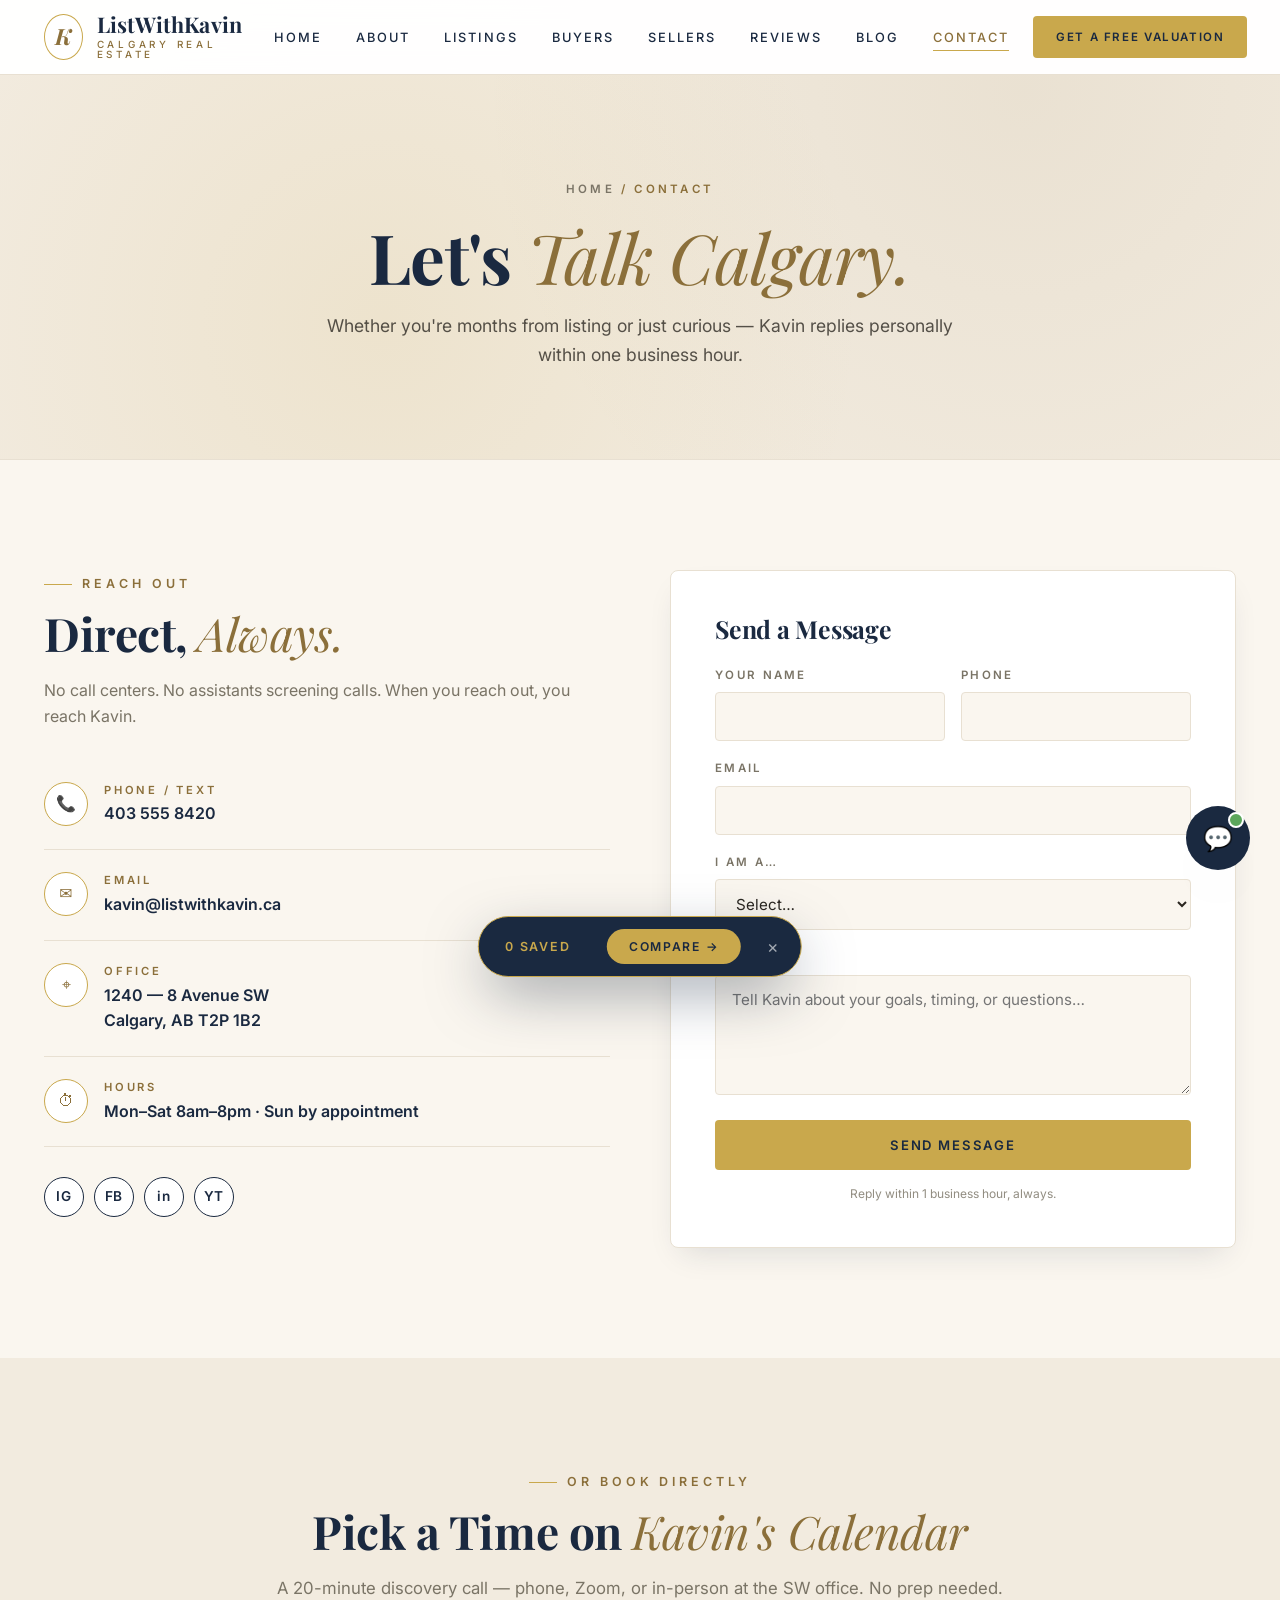
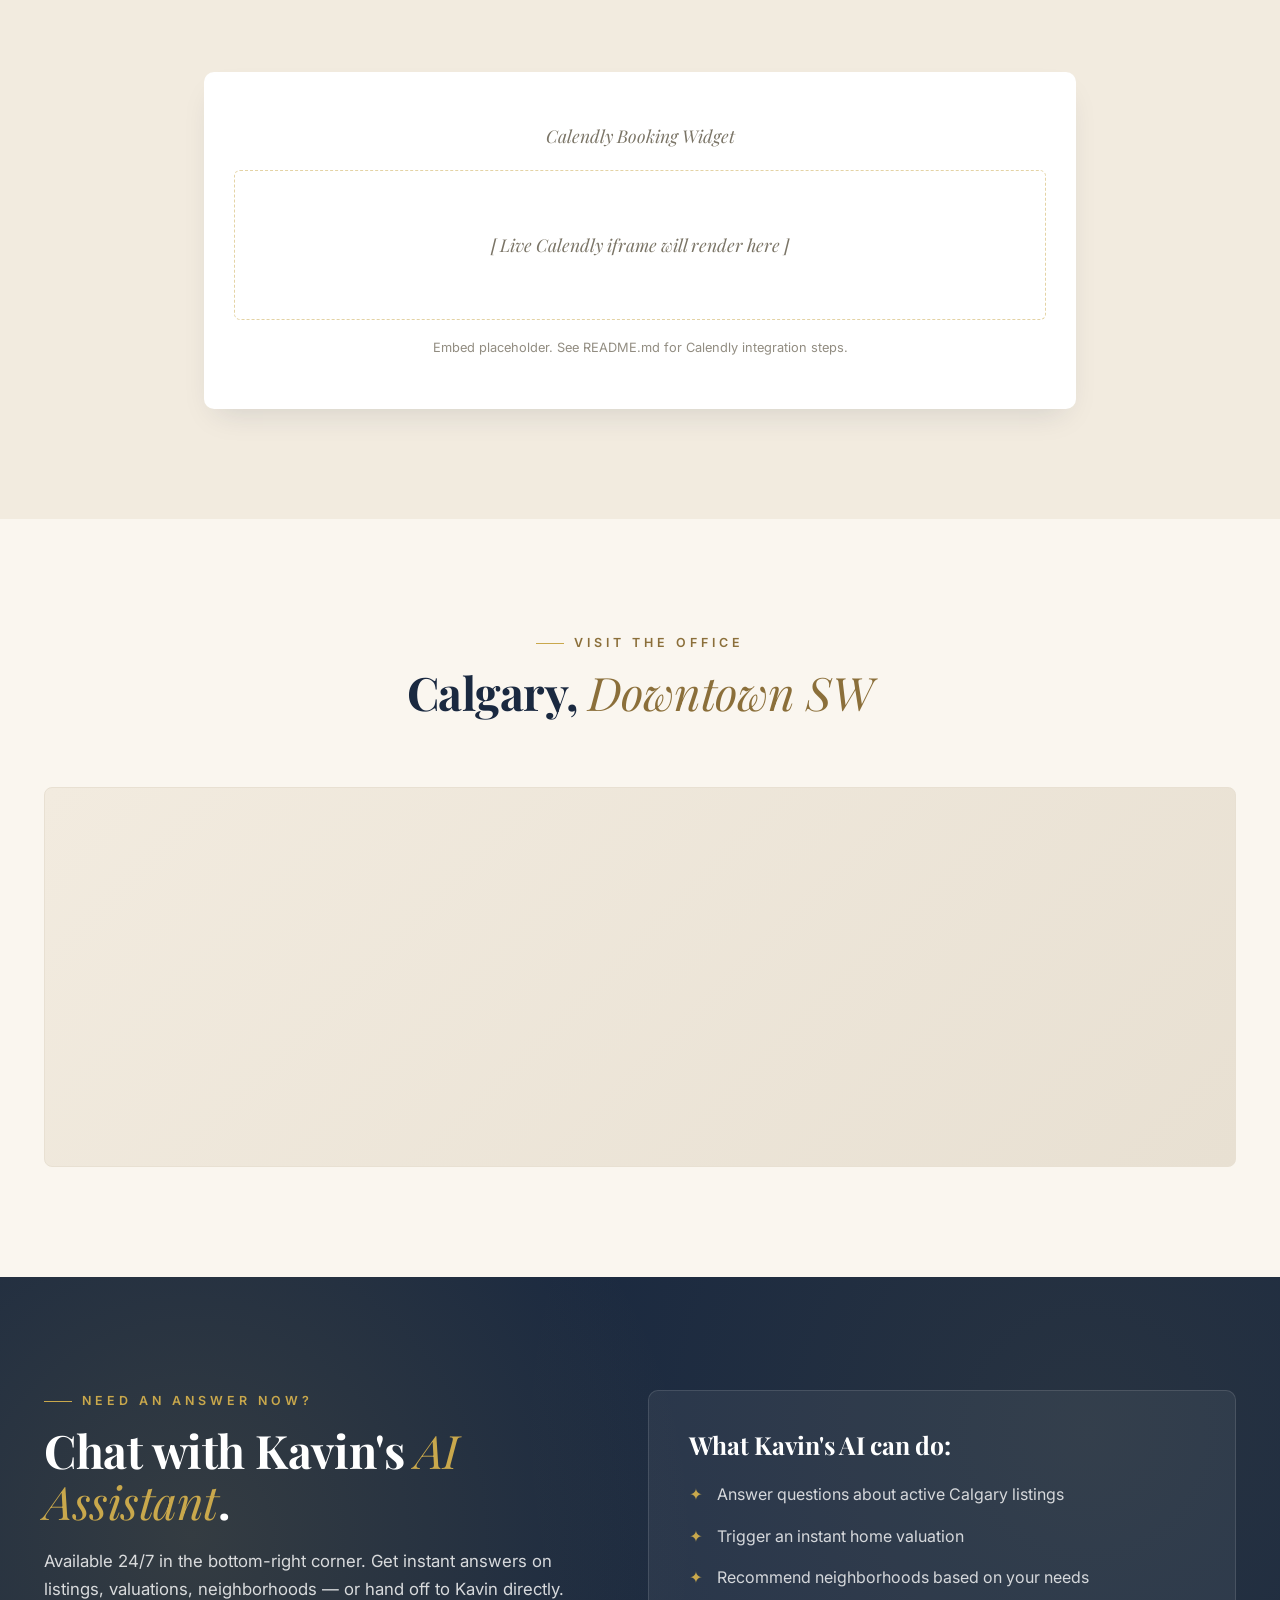
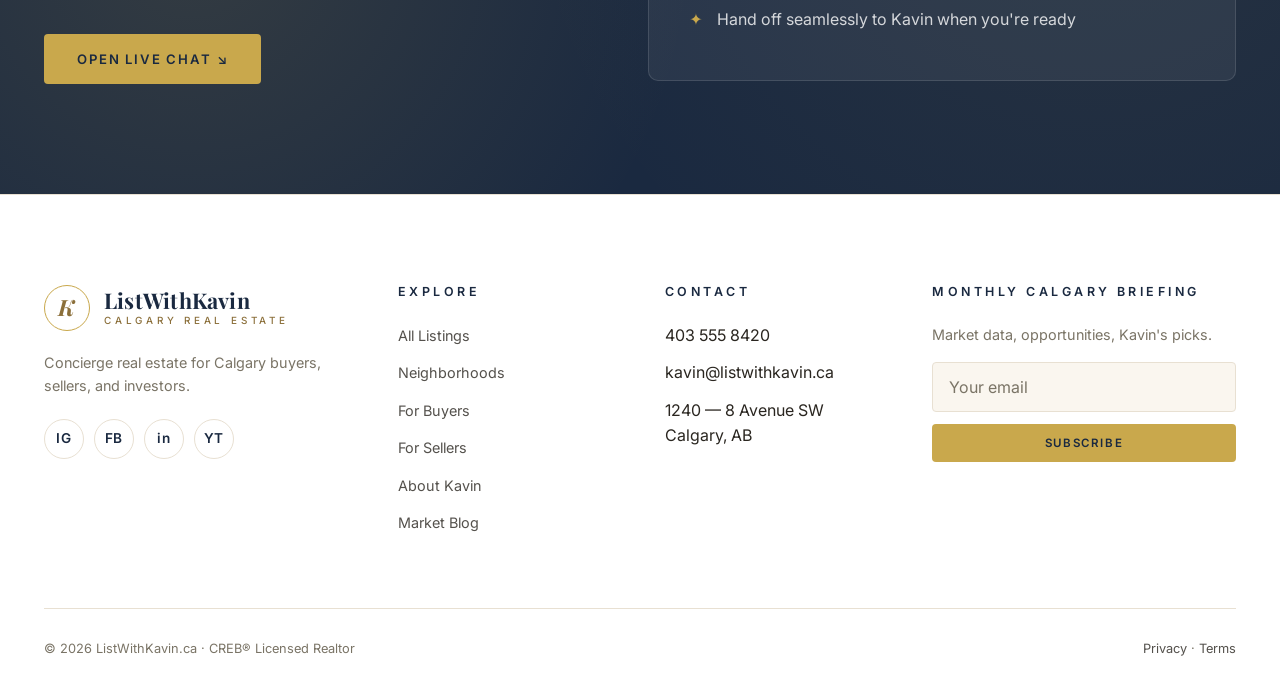
<file: contact.html>
<!DOCTYPE html>
<html lang="en">
<head>
  <meta charset="UTF-8" />
  <meta name="viewport" content="width=device-width, initial-scale=1" />
  <title>Contact Kavin — Calgary Realtor | ListWithKavin.ca</title>
  <meta name="description" content="Get in touch with Kavin — Calgary's trusted real estate expert. Book a consultation, request information, or chat live. Reply within one business hour." />
  <link rel="icon" type="image/svg+xml" href="favicon.svg" />
  <link rel="apple-touch-icon" href="favicon.svg" />
  <meta name="theme-color" content="#FAF6EF" />
  <meta property="og:image" content="og-image.svg" />
  <meta name="twitter:card" content="summary_large_image" />
  <meta name="twitter:image" content="og-image.svg" />
  <link rel="preconnect" href="https://fonts.googleapis.com" />
  <link rel="preconnect" href="https://fonts.gstatic.com" crossorigin />
  <link href="https://fonts.googleapis.com/css2?family=Inter:wght@400;500;600;700&family=Playfair+Display:ital,wght@0,400;0,600;0,700;1,400;1,600&display=swap" rel="stylesheet" />
  <link rel="stylesheet" href="styles.css" />
</head>
<body>

  <header class="site-header is-solid">
    <div class="container nav">
      <a href="index.html" class="logo">
        <span class="logo__mark">K</span>
        <span class="logo__txt"><span>ListWithKavin</span><span>Calgary Real Estate</span></span>
      </a>
      <ul class="nav__links" id="navLinks">
        <li><a href="index.html">Home</a></li>
        <li><a href="about.html">About</a></li>
        <li><a href="listings.html">Listings</a></li>
        <li><a href="buyers.html">Buyers</a></li>
        <li><a href="sellers.html">Sellers</a></li>
        <li><a href="testimonials.html">Reviews</a></li>
        <li><a href="blog.html">Blog</a></li>
        <li><a href="contact.html">Contact</a></li>
      </ul>
      <div class="nav__cta">
        <a href="sellers.html#valuation" class="btn btn--gold btn--sm">Get a Free Valuation</a>
        <button class="nav-toggle" aria-label="Open menu"><span></span><span></span><span></span></button>
      </div>
    </div>
  </header>

  <section class="page-head">
    <div class="container page-head__inner">
      <div class="breadcrumb"><a href="index.html">Home</a> / Contact</div>
      <h1>Let's <em>Talk Calgary.</em></h1>
      <p>Whether you're months from listing or just curious — Kavin replies personally within one business hour.</p>
    </div>
  </section>

  <!-- CONTACT BLOCK -->
  <section class="section" id="contact-form-section">
    <div class="container">
      <div class="contact-grid">
        <!-- LEFT: contact info -->
        <div class="contact-info reveal">
          <span class="eyebrow">Reach Out</span>
          <h2 style="margin-bottom:20px;">Direct, <em>Always.</em></h2>
          <p>No call centers. No assistants screening calls. When you reach out, you reach Kavin.</p>

          <div class="contact-info__item">
            <div class="contact-info__icon">📞</div>
            <div>
              <div class="contact-info__label">Phone / Text</div>
              <div class="contact-info__val">403 555 8420</div>
            </div>
          </div>
          <div class="contact-info__item">
            <div class="contact-info__icon">✉</div>
            <div>
              <div class="contact-info__label">Email</div>
              <div class="contact-info__val">kavin@listwithkavin.ca</div>
            </div>
          </div>
          <div class="contact-info__item">
            <div class="contact-info__icon">⌖</div>
            <div>
              <div class="contact-info__label">Office</div>
              <div class="contact-info__val">1240 — 8 Avenue SW<br/>Calgary, AB T2P 1B2</div>
            </div>
          </div>
          <div class="contact-info__item">
            <div class="contact-info__icon">⏱</div>
            <div>
              <div class="contact-info__label">Hours</div>
              <div class="contact-info__val">Mon–Sat 8am–8pm · Sun by appointment</div>
            </div>
          </div>

          <div class="footer-social" style="margin-top:30px;">
            <a href="#" aria-label="Instagram" style="color:var(--navy);border-color:var(--navy);">IG</a>
            <a href="#" aria-label="Facebook" style="color:var(--navy);border-color:var(--navy);">FB</a>
            <a href="#" aria-label="LinkedIn" style="color:var(--navy);border-color:var(--navy);">in</a>
            <a href="#" aria-label="YouTube" style="color:var(--navy);border-color:var(--navy);">YT</a>
          </div>
        </div>

        <!-- RIGHT: form -->
        <form class="contact-form reveal delay-1" data-mock data-success="contactSuccess">
          <h3>Send a Message</h3>
          <div class="field-row">
            <div class="field-group"><label>Your Name</label><input name="name" type="text" required /></div>
            <div class="field-group"><label>Phone</label><input name="phone" type="tel" /></div>
          </div>
          <div class="field-group"><label>Email</label><input name="email" type="email" required /></div>
          <div class="field-group">
            <label>I am a…</label>
            <select name="role" required>
              <option value="">Select…</option>
              <option>Buyer</option>
              <option>Seller</option>
              <option>Investor</option>
              <option>Just curious</option>
            </select>
          </div>
          <div class="field-group">
            <label>Message</label>
            <textarea name="message" required placeholder="Tell Kavin about your goals, timing, or questions…"></textarea>
          </div>
          <button class="btn btn--gold btn--block" type="submit">Send Message</button>
          <p style="font-size:.75rem;color:var(--muted);text-align:center;margin-top:14px;">Reply within 1 business hour, always.</p>
        </form>

        <div id="contactSuccess" style="display:none;grid-column:1/-1;text-align:center;padding:80px 30px;background:var(--white);border-radius:10px;box-shadow:var(--shadow-md);">
          <div style="font-size:3rem;color:var(--gold);margin-bottom:10px;">✦</div>
          <h2 style="margin-bottom:14px;">Message received.</h2>
          <p style="color:var(--muted);max-width:520px;margin:0 auto;">Thank you. Kavin will personally reply within one business hour. If your message is urgent, please text 403 555 8420.</p>
        </div>
      </div>
    </div>
  </section>

  <!-- CALENDLY -->
  <section class="section bg-light">
    <div class="container" style="max-width:920px;">
      <div class="section-head reveal">
        <span class="eyebrow">Or Book Directly</span>
        <h2>Pick a Time on <em>Kavin's Calendar</em></h2>
        <p>A 20-minute discovery call — phone, Zoom, or in-person at the SW office. No prep needed.</p>
      </div>
      <div class="reveal" style="background:var(--white);border-radius:10px;padding:50px 30px;text-align:center;box-shadow:var(--shadow-md);">
        <div style="font-family:'Playfair Display',serif;font-style:italic;color:var(--muted);font-size:1.1rem;margin-bottom:20px;">Calendly Booking Widget</div>
        <div style="border:1px dashed #c9a84c80;padding:60px 30px;color:var(--muted);font-family:'Playfair Display',serif;font-style:italic;font-size:1.1rem;border-radius:6px;">
          [ Live Calendly iframe will render here ]
        </div>
        <p style="font-size:.8rem;color:var(--muted);margin-top:18px;">Embed placeholder. See README.md for Calendly integration steps.</p>
      </div>
    </div>
  </section>

  <!-- MAP -->
  <section class="section">
    <div class="container">
      <div class="section-head reveal">
        <span class="eyebrow">Visit the Office</span>
        <h2>Calgary, <em>Downtown SW</em></h2>
      </div>
      <div class="map-embed reveal" aria-label="Map placeholder">
        <iframe
          title="Calgary Office Map"
          src="https://www.google.com/maps?q=Calgary%2C+AB&output=embed"
          loading="lazy"
          referrerpolicy="no-referrer-when-downgrade"
        ></iframe>
      </div>
    </div>
  </section>

  <!-- LIVE CHAT CTA -->
  <section class="section valuation-cta">
    <div class="container valuation-cta__inner">
      <div class="reveal">
        <span class="eyebrow">Need an Answer Now?</span>
        <h2>Chat with Kavin's <em>AI Assistant</em>.</h2>
        <p>Available 24/7 in the bottom-right corner. Get instant answers on listings, valuations, neighborhoods — or hand off to Kavin directly.</p>
        <button class="btn btn--gold" onclick="document.querySelector('.chatbot__toggle')?.click()">Open Live Chat ↘</button>
      </div>
      <div class="reveal delay-1" style="background:rgba(255,255,255,.06);border:1px solid rgba(255,255,255,.12);border-radius:10px;padding:40px;">
        <h3 style="color:var(--white);margin-bottom:16px;">What Kavin's AI can do:</h3>
        <ul style="list-style:none;color:rgba(255,255,255,.8);">
          <li style="padding:8px 0;padding-left:28px;position:relative;">
            <span style="position:absolute;left:0;color:var(--gold);">✦</span>
            Answer questions about active Calgary listings
          </li>
          <li style="padding:8px 0;padding-left:28px;position:relative;">
            <span style="position:absolute;left:0;color:var(--gold);">✦</span>
            Trigger an instant home valuation
          </li>
          <li style="padding:8px 0;padding-left:28px;position:relative;">
            <span style="position:absolute;left:0;color:var(--gold);">✦</span>
            Recommend neighborhoods based on your needs
          </li>
          <li style="padding:8px 0;padding-left:28px;position:relative;">
            <span style="position:absolute;left:0;color:var(--gold);">✦</span>
            Hand off seamlessly to Kavin when you're ready
          </li>
        </ul>
      </div>
    </div>
  </section>

  <!-- FOOTER -->
  <footer class="site-footer">
    <div class="container">
      <div class="footer-grid">
        <div>
          <a href="index.html" class="logo"><span class="logo__mark">K</span><span class="logo__txt"><span>ListWithKavin</span><span>Calgary Real Estate</span></span></a>
          <p style="margin-top:20px;max-width:300px;">Concierge real estate for Calgary buyers, sellers, and investors.</p>
          <div class="footer-social"><a href="#">IG</a><a href="#">FB</a><a href="#">in</a><a href="#">YT</a></div>
        </div>
        <div><h4>Explore</h4><ul><li><a href="listings.html">All Listings</a></li><li><a href="neighborhoods.html">Neighborhoods</a></li><li><a href="buyers.html">For Buyers</a></li><li><a href="sellers.html">For Sellers</a></li><li><a href="about.html">About Kavin</a></li><li><a href="blog.html">Market Blog</a></li></ul></div>
        <div><h4>Contact</h4><ul><li>403 555 8420</li><li>kavin@listwithkavin.ca</li><li>1240 — 8 Avenue SW<br/>Calgary, AB</li></ul></div>
        <div class="footer-newsletter">
          <h4>Monthly Calgary Briefing</h4>
          <p style="margin-bottom:16px;">Market data, opportunities, Kavin's picks.</p>
          <form data-mock><input type="email" placeholder="Your email" required /><button type="submit" class="btn btn--gold btn--block btn--sm">Subscribe</button></form>
        </div>
      </div>
      <div class="footer-bottom"><div>© 2026 ListWithKavin.ca · CREB® Licensed Realtor</div><div><a href="privacy.html">Privacy</a> · <a href="terms.html">Terms</a></div></div>
    </div>
  </footer>

  <div class="chatbot" id="chatbot">
    <button class="chatbot__toggle" aria-label="Chat">💬</button>
    <div class="chatbot__panel">
      <div class="chatbot__head"><div class="chatbot__head__avatar">K</div><div><div class="chatbot__head__name">Kavin's AI Assistant</div><div class="chatbot__head__status">Typically replies instantly</div></div></div>
      <div class="chatbot__body" id="chatBody"></div>
      <div class="chat-options" id="chatOptions"></div>
      <div class="chatbot__input"><input id="chatInput" type="text" placeholder="Ask me anything…" /><button id="chatSend">→</button></div>
    </div>
  </div>

  <script src="listings.js"></script>
  <script src="main.js"></script>
</body>
</html>
</file>
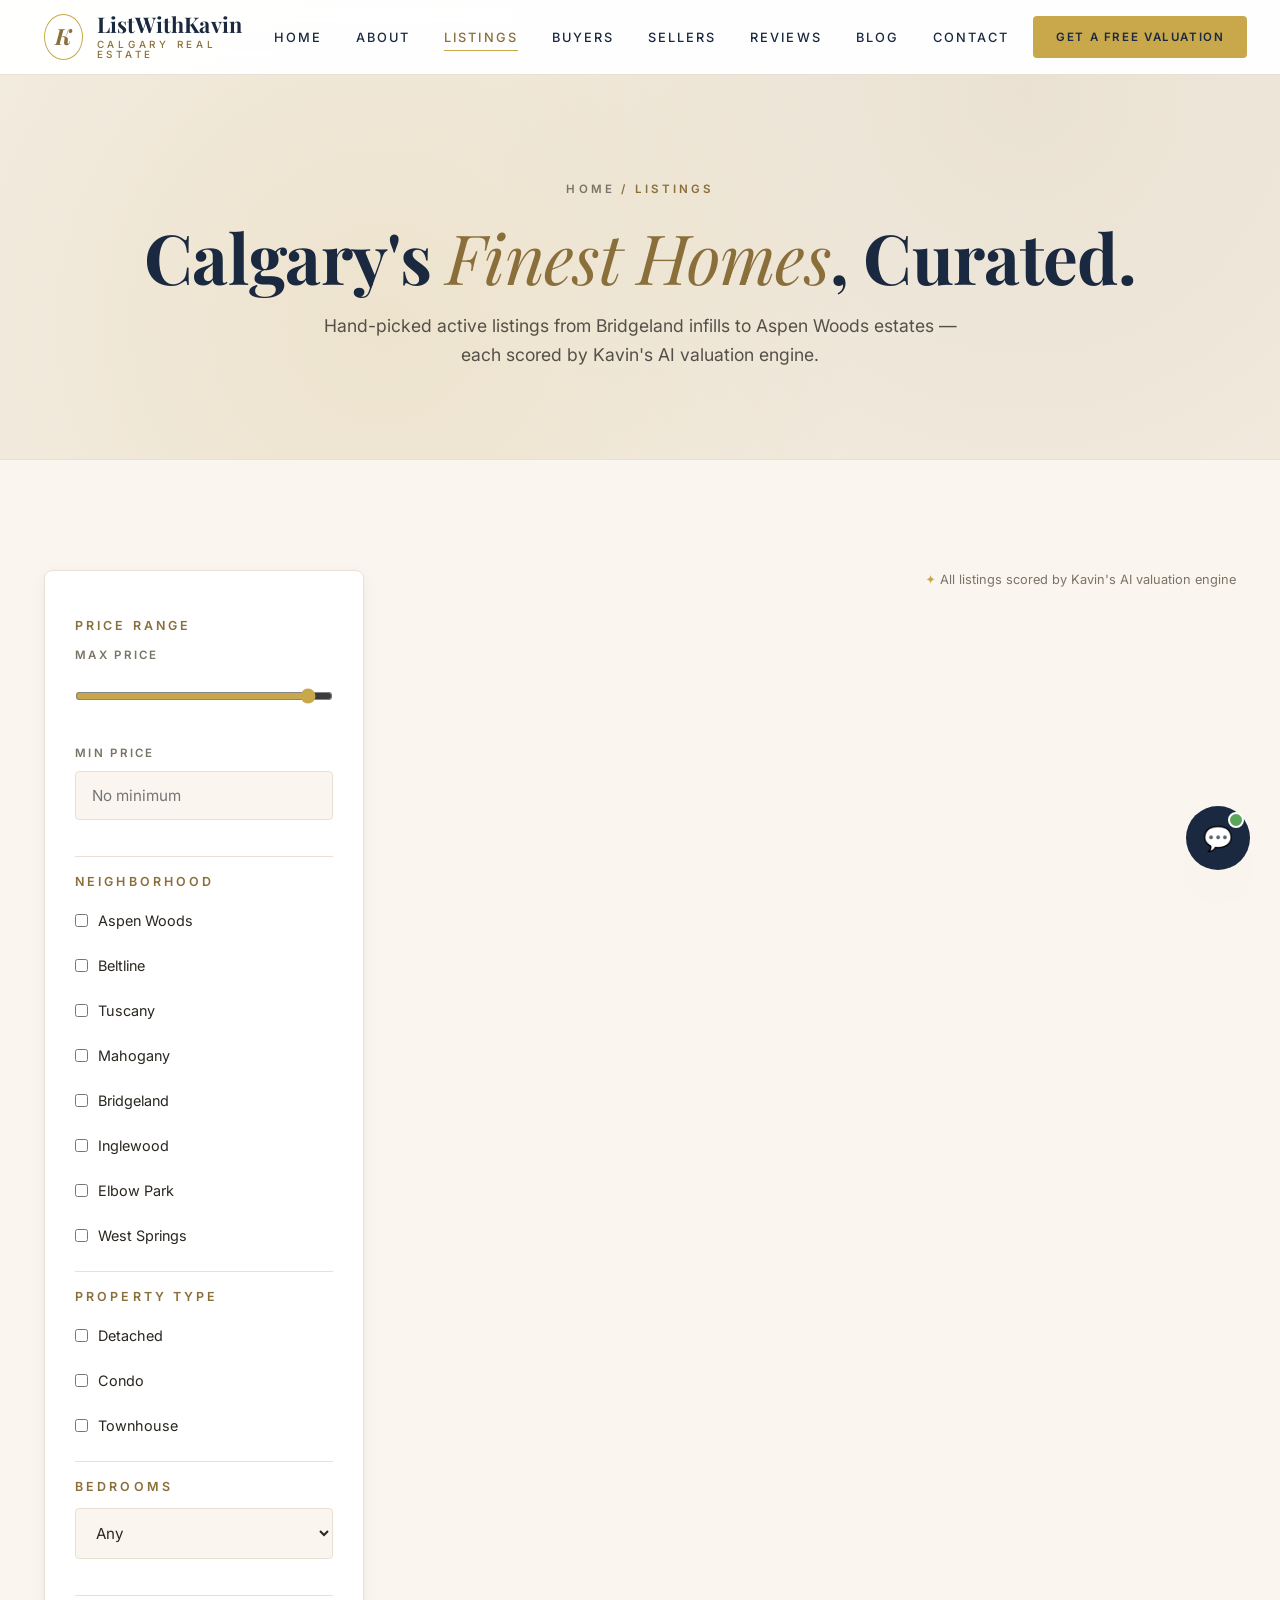
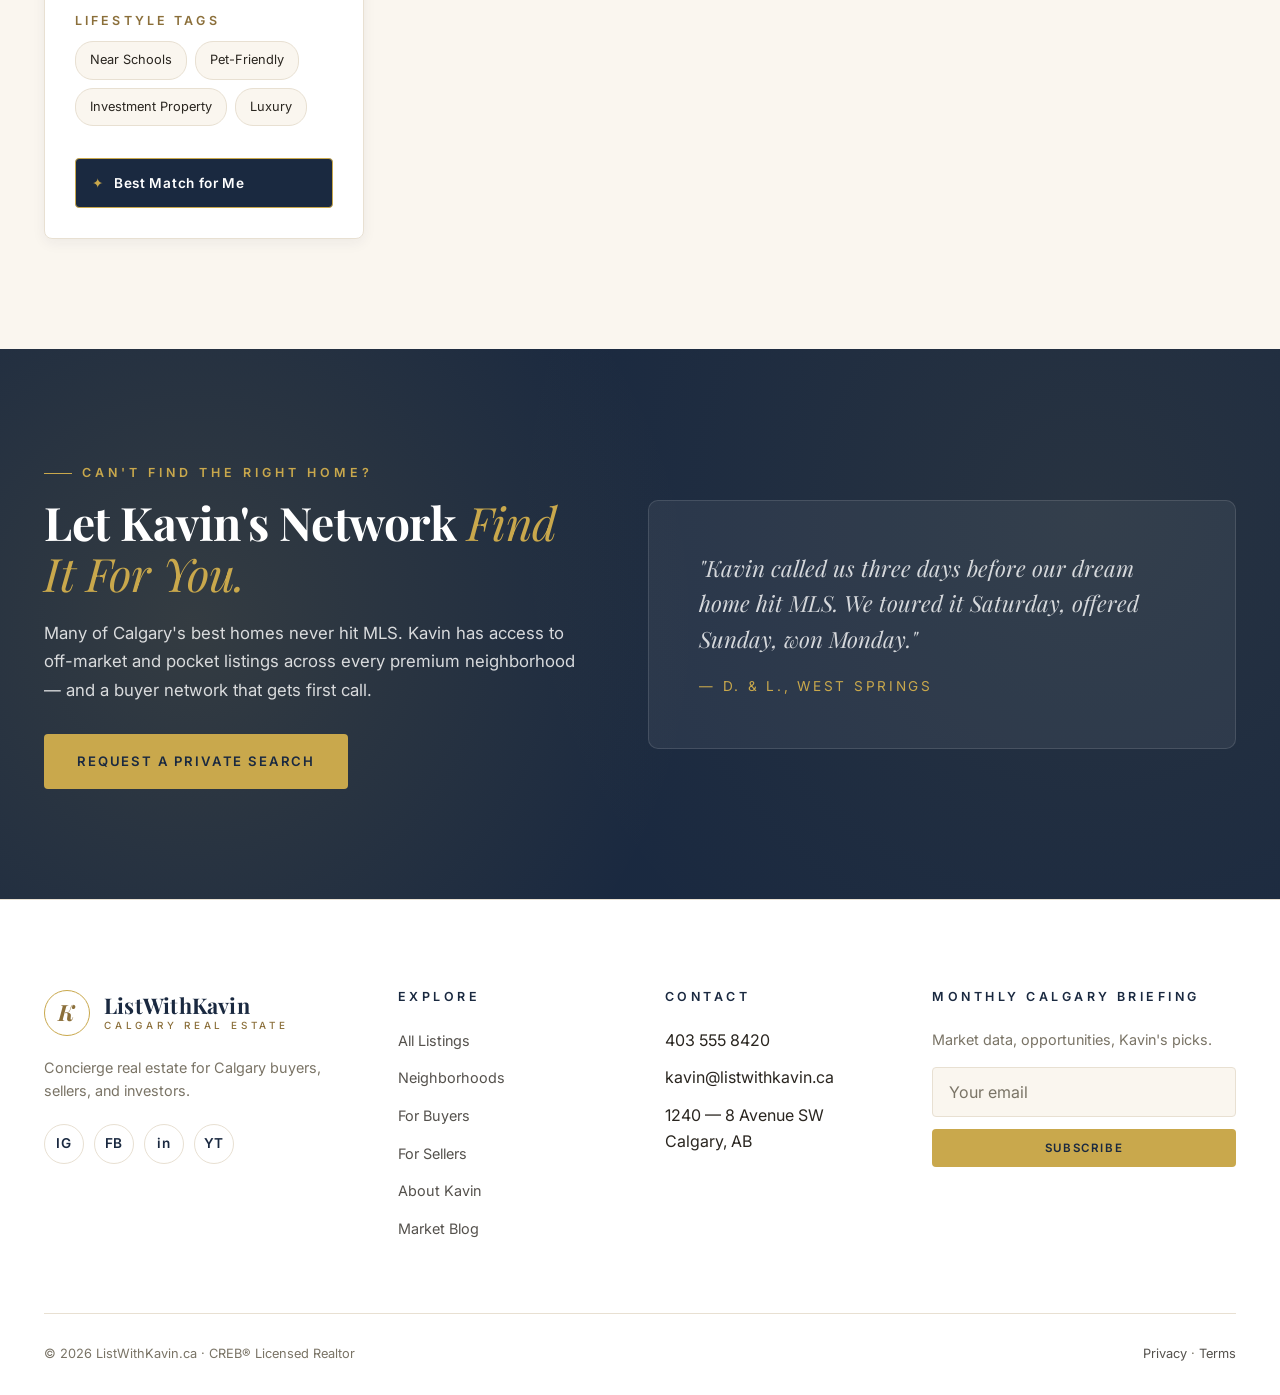
<file: listings.html>
<!DOCTYPE html>
<html lang="en">
<head>
  <meta charset="UTF-8" />
  <meta name="viewport" content="width=device-width, initial-scale=1" />
  <title>Calgary Property Listings — Browse Homes for Sale | ListWithKavin.ca</title>
  <meta name="description" content="Browse Calgary homes for sale with intelligent AI filters: neighborhoods, beds, price, lifestyle tags, and AI Best-Match sort. Curated by Kavin." />
  <link rel="icon" type="image/svg+xml" href="favicon.svg" />
  <link rel="apple-touch-icon" href="favicon.svg" />
  <meta name="theme-color" content="#FAF6EF" />
  <meta property="og:image" content="og-image.svg" />
  <meta name="twitter:card" content="summary_large_image" />
  <meta name="twitter:image" content="og-image.svg" />
  <link rel="preconnect" href="https://fonts.googleapis.com" />
  <link rel="preconnect" href="https://fonts.gstatic.com" crossorigin />
  <link href="https://fonts.googleapis.com/css2?family=Inter:wght@400;500;600;700&family=Playfair+Display:ital,wght@0,400;0,600;0,700;1,400;1,600&display=swap" rel="stylesheet" />
  <link rel="stylesheet" href="styles.css" />
</head>
<body>

  <header class="site-header is-solid">
    <div class="container nav">
      <a href="index.html" class="logo">
        <span class="logo__mark">K</span>
        <span class="logo__txt"><span>ListWithKavin</span><span>Calgary Real Estate</span></span>
      </a>
      <ul class="nav__links" id="navLinks">
        <li><a href="index.html">Home</a></li>
        <li><a href="about.html">About</a></li>
        <li><a href="listings.html">Listings</a></li>
        <li><a href="buyers.html">Buyers</a></li>
        <li><a href="sellers.html">Sellers</a></li>
        <li><a href="testimonials.html">Reviews</a></li>
        <li><a href="blog.html">Blog</a></li>
        <li><a href="contact.html">Contact</a></li>
      </ul>
      <div class="nav__cta">
        <a href="sellers.html#valuation" class="btn btn--gold btn--sm">Get a Free Valuation</a>
        <button class="nav-toggle" aria-label="Open menu"><span></span><span></span><span></span></button>
      </div>
    </div>
  </header>

  <section class="page-head">
    <div class="container page-head__inner">
      <div class="breadcrumb"><a href="index.html">Home</a> / Listings</div>
      <h1>Calgary's <em>Finest Homes</em>, Curated.</h1>
      <p>Hand-picked active listings from Bridgeland infills to Aspen Woods estates — each scored by Kavin's AI valuation engine.</p>
    </div>
  </section>

  <!-- LISTINGS WITH SMART FILTERS -->
  <section class="section">
    <div class="container">
      <div class="listings-layout">

        <!-- FILTER SIDEBAR -->
        <aside>
          <form class="filters reveal" id="filterForm" aria-label="Smart filters">
            <div class="filters__section">
              <h4>Price Range</h4>
              <div class="field-group">
                <label for="maxPrice" style="display:flex;justify-content:space-between;">
                  <span>Max Price</span><strong id="maxPriceOut" style="color:var(--gold);"></strong>
                </label>
                <input type="range" name="maxPrice" id="maxPrice" min="500000" max="3000000" step="50000" value="3000000" />
              </div>
              <div class="field-group">
                <label for="minPrice">Min Price</label>
                <input type="number" name="minPrice" id="minPrice" placeholder="No minimum" min="0" step="50000" />
              </div>
            </div>

            <div class="filters__section">
              <h4>Neighborhood</h4>
              <div class="checkbox-list">
                <label><input type="checkbox" name="hood" value="Aspen Woods" /> Aspen Woods</label>
                <label><input type="checkbox" name="hood" value="Beltline" /> Beltline</label>
                <label><input type="checkbox" name="hood" value="Tuscany" /> Tuscany</label>
                <label><input type="checkbox" name="hood" value="Mahogany" /> Mahogany</label>
                <label><input type="checkbox" name="hood" value="Bridgeland" /> Bridgeland</label>
                <label><input type="checkbox" name="hood" value="Inglewood" /> Inglewood</label>
                <label><input type="checkbox" name="hood" value="Elbow Park" /> Elbow Park</label>
                <label><input type="checkbox" name="hood" value="West Springs" /> West Springs</label>
              </div>
            </div>

            <div class="filters__section">
              <h4>Property Type</h4>
              <div class="checkbox-list">
                <label><input type="checkbox" name="type" value="Detached" /> Detached</label>
                <label><input type="checkbox" name="type" value="Condo" /> Condo</label>
                <label><input type="checkbox" name="type" value="Townhouse" /> Townhouse</label>
              </div>
            </div>

            <div class="filters__section">
              <h4>Bedrooms</h4>
              <div class="field-group">
                <select name="beds">
                  <option value="0">Any</option>
                  <option value="1">1+</option>
                  <option value="2">2+</option>
                  <option value="3">3+</option>
                  <option value="4">4+</option>
                  <option value="5">5+</option>
                </select>
              </div>
            </div>

            <div class="filters__section">
              <h4>Lifestyle Tags</h4>
              <div class="tag-list">
                <label><input type="checkbox" name="tag" value="Near Schools" /><span>Near Schools</span></label>
                <label><input type="checkbox" name="tag" value="Pet-Friendly" /><span>Pet-Friendly</span></label>
                <label><input type="checkbox" name="tag" value="Investment Property" /><span>Investment Property</span></label>
                <label><input type="checkbox" name="tag" value="Luxury" /><span>Luxury</span></label>
              </div>
            </div>

            <button class="filters__sort" type="button" id="bestMatchSort">
              <span class="label">Best Match for Me</span>
            </button>
          </form>
        </aside>

        <!-- LISTINGS GRID -->
        <div>
          <div class="listings-toolbar reveal">
            <div class="listings-toolbar__count" id="listingCount"></div>
            <div style="font-size:.8rem;color:var(--muted);">
              <span style="color:var(--gold);font-weight:600;">✦</span>
              All listings scored by Kavin's AI valuation engine
            </div>
          </div>
          <div class="listings-grid" id="allListings"></div>
        </div>

      </div>
    </div>
  </section>

  <!-- CTA -->
  <section class="section valuation-cta">
    <div class="container valuation-cta__inner">
      <div class="reveal">
        <span class="eyebrow">Can't Find the Right Home?</span>
        <h2>Let Kavin's Network <em>Find It For You.</em></h2>
        <p>Many of Calgary's best homes never hit MLS. Kavin has access to off-market and pocket listings across every premium neighborhood — and a buyer network that gets first call.</p>
        <a href="contact.html" class="btn btn--gold">Request a Private Search</a>
      </div>
      <div class="reveal delay-1" style="background:rgba(255,255,255,.06);border:1px solid rgba(255,255,255,.12);border-radius:10px;padding:50px;color:rgba(255,255,255,.8);">
        <div style="font-family:'Playfair Display',serif;font-style:italic;font-size:1.4rem;margin-bottom:18px;">"Kavin called us three days before our dream home hit MLS. We toured it Saturday, offered Sunday, won Monday."</div>
        <div style="font-size:.85rem;color:var(--gold);letter-spacing:.2em;text-transform:uppercase;">— D. &amp; L., West Springs</div>
      </div>
    </div>
  </section>

  <!-- FOOTER -->
  <footer class="site-footer">
    <div class="container">
      <div class="footer-grid">
        <div>
          <a href="index.html" class="logo"><span class="logo__mark">K</span><span class="logo__txt"><span>ListWithKavin</span><span>Calgary Real Estate</span></span></a>
          <p style="margin-top:20px;max-width:300px;">Concierge real estate for Calgary buyers, sellers, and investors.</p>
          <div class="footer-social"><a href="#">IG</a><a href="#">FB</a><a href="#">in</a><a href="#">YT</a></div>
        </div>
        <div><h4>Explore</h4><ul><li><a href="listings.html">All Listings</a></li><li><a href="neighborhoods.html">Neighborhoods</a></li><li><a href="buyers.html">For Buyers</a></li><li><a href="sellers.html">For Sellers</a></li><li><a href="about.html">About Kavin</a></li><li><a href="blog.html">Market Blog</a></li></ul></div>
        <div><h4>Contact</h4><ul><li>403 555 8420</li><li>kavin@listwithkavin.ca</li><li>1240 — 8 Avenue SW<br/>Calgary, AB</li></ul></div>
        <div class="footer-newsletter">
          <h4>Monthly Calgary Briefing</h4>
          <p style="margin-bottom:16px;">Market data, opportunities, Kavin's picks.</p>
          <form data-mock><input type="email" placeholder="Your email" required /><button type="submit" class="btn btn--gold btn--block btn--sm">Subscribe</button></form>
        </div>
      </div>
      <div class="footer-bottom"><div>© 2026 ListWithKavin.ca · CREB® Licensed Realtor</div><div><a href="privacy.html">Privacy</a> · <a href="terms.html">Terms</a></div></div>
    </div>
  </footer>

  <!-- CHATBOT -->
  <div class="chatbot" id="chatbot">
    <button class="chatbot__toggle" aria-label="Chat">💬</button>
    <div class="chatbot__panel">
      <div class="chatbot__head"><div class="chatbot__head__avatar">K</div><div><div class="chatbot__head__name">Kavin's AI Assistant</div><div class="chatbot__head__status">Typically replies instantly</div></div></div>
      <div class="chatbot__body" id="chatBody"></div>
      <div class="chat-options" id="chatOptions"></div>
      <div class="chatbot__input"><input id="chatInput" type="text" placeholder="Ask me anything…" /><button id="chatSend">→</button></div>
    </div>
  </div>

  <!-- LIGHTBOX -->
  <div class="lightbox" id="lightbox" role="dialog" aria-modal="true" aria-label="Property gallery">
    <button class="lightbox__close" aria-label="Close gallery">×</button>
    <button class="lightbox__prev" aria-label="Previous image">‹</button>
    <button class="lightbox__next" aria-label="Next image">›</button>
    <div class="lightbox__stage">
      <div class="lightbox__image" id="lbImage"></div>
      <aside class="lightbox__details" id="lbDetails"></aside>
    </div>
    <div class="lightbox__counter" id="lbCounter"></div>
    <div class="lightbox__thumbs" id="lbThumbs" style="position:absolute;bottom:60px;left:24px;right:50%;padding-right:20px;"></div>
  </div>

  <script src="listings.js"></script>
  <script src="main.js"></script>
</body>
</html>
</file>
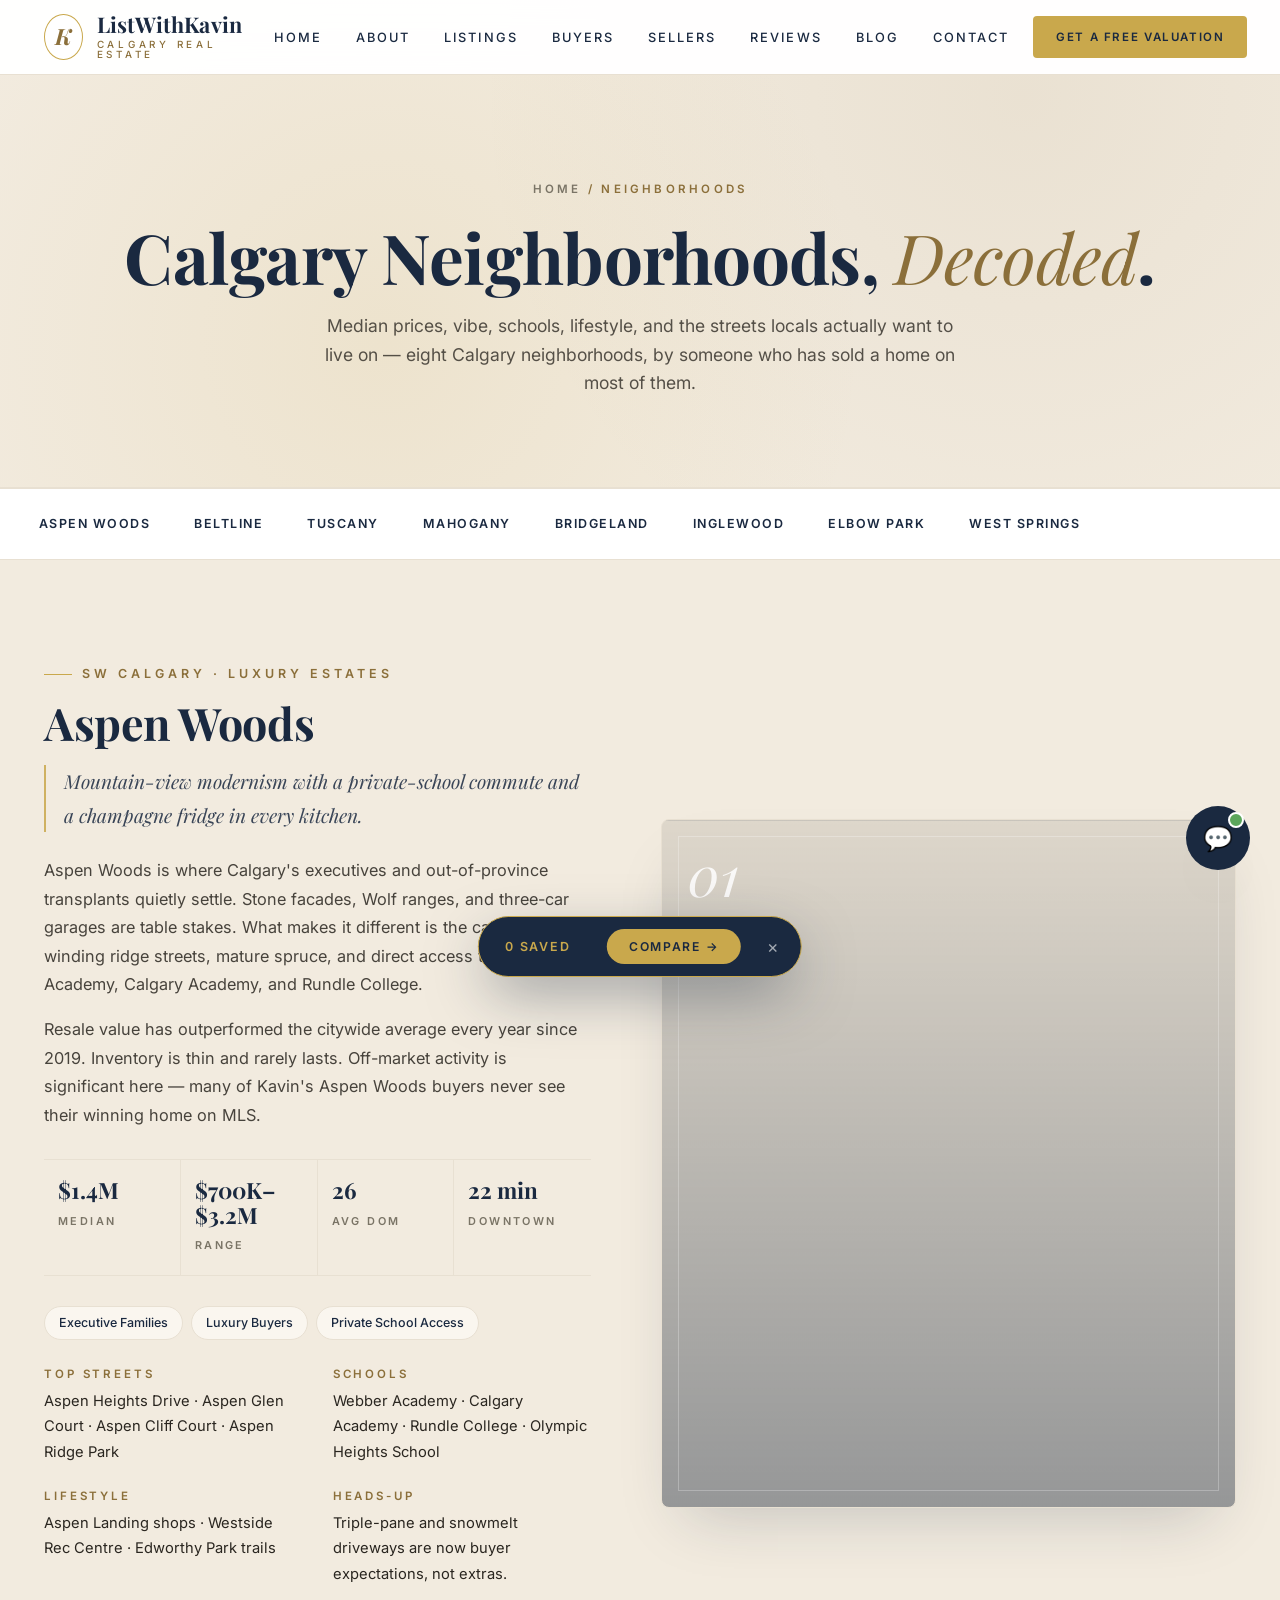
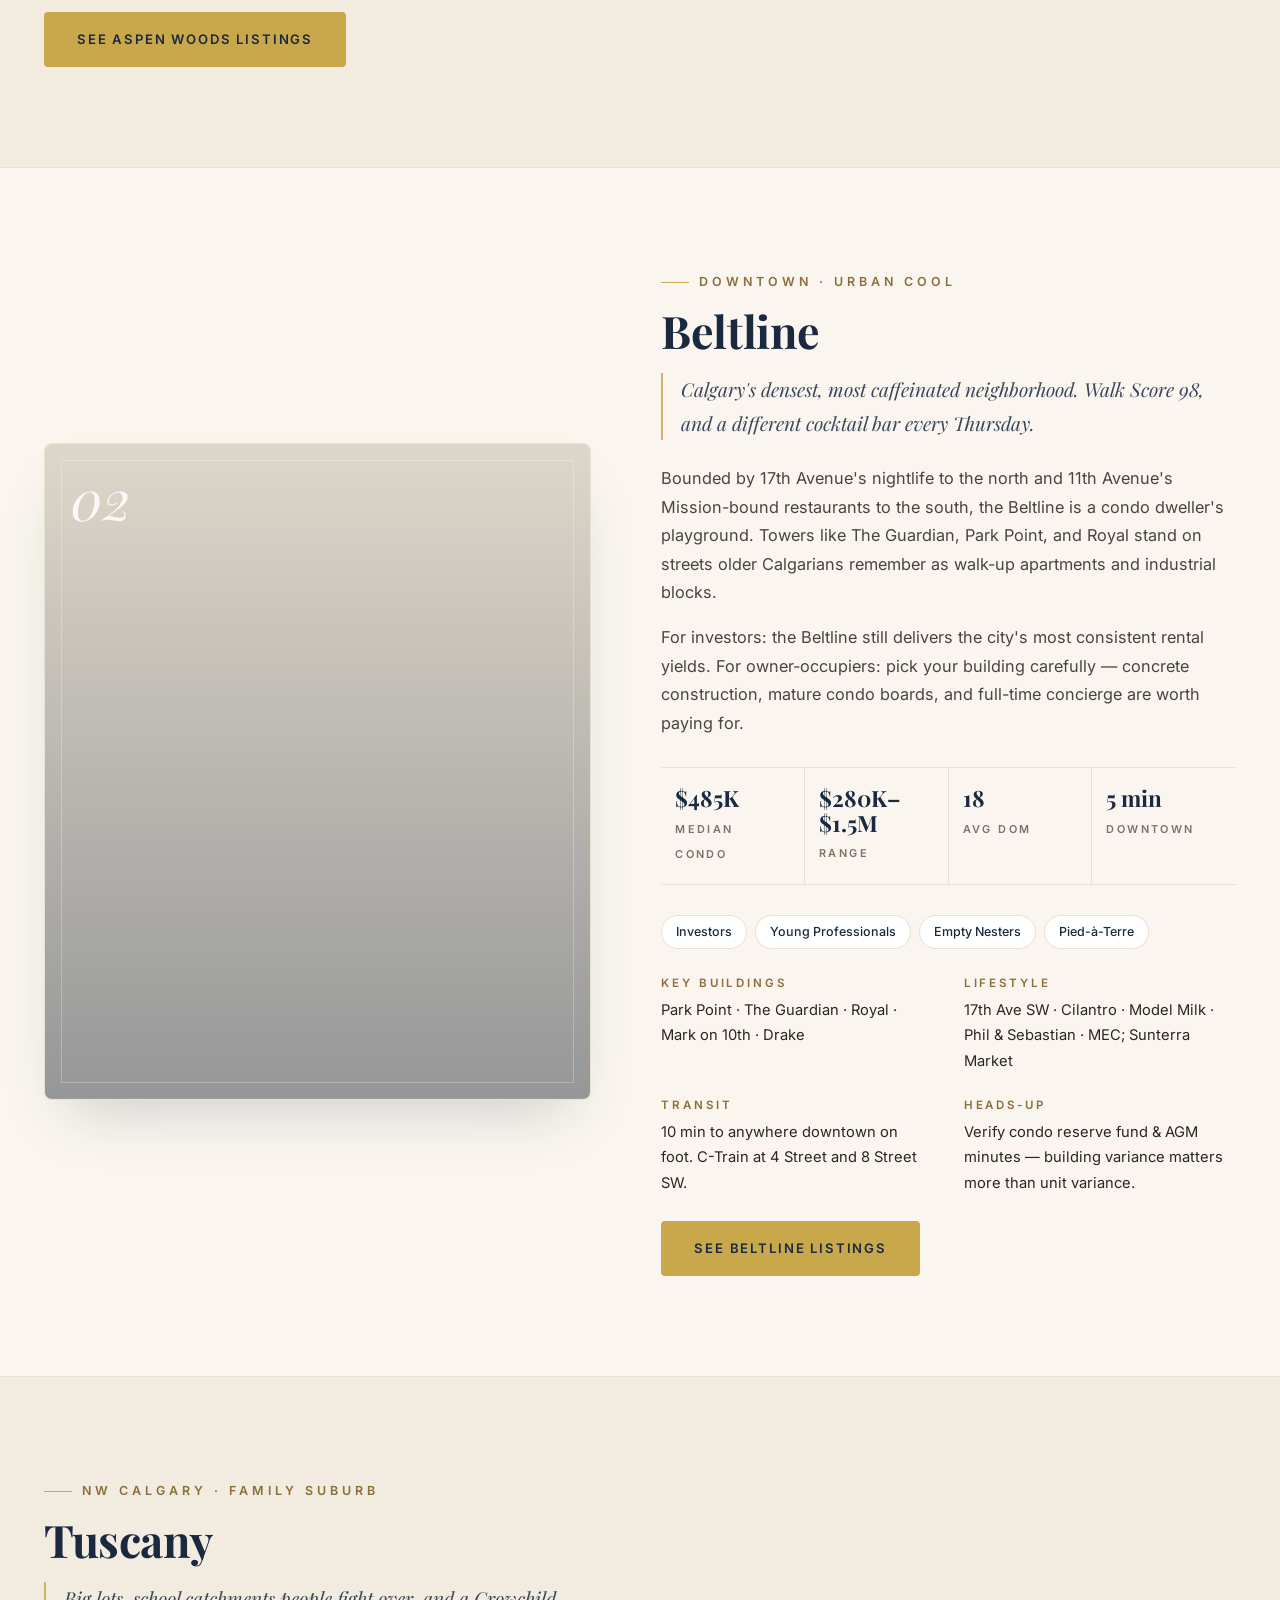
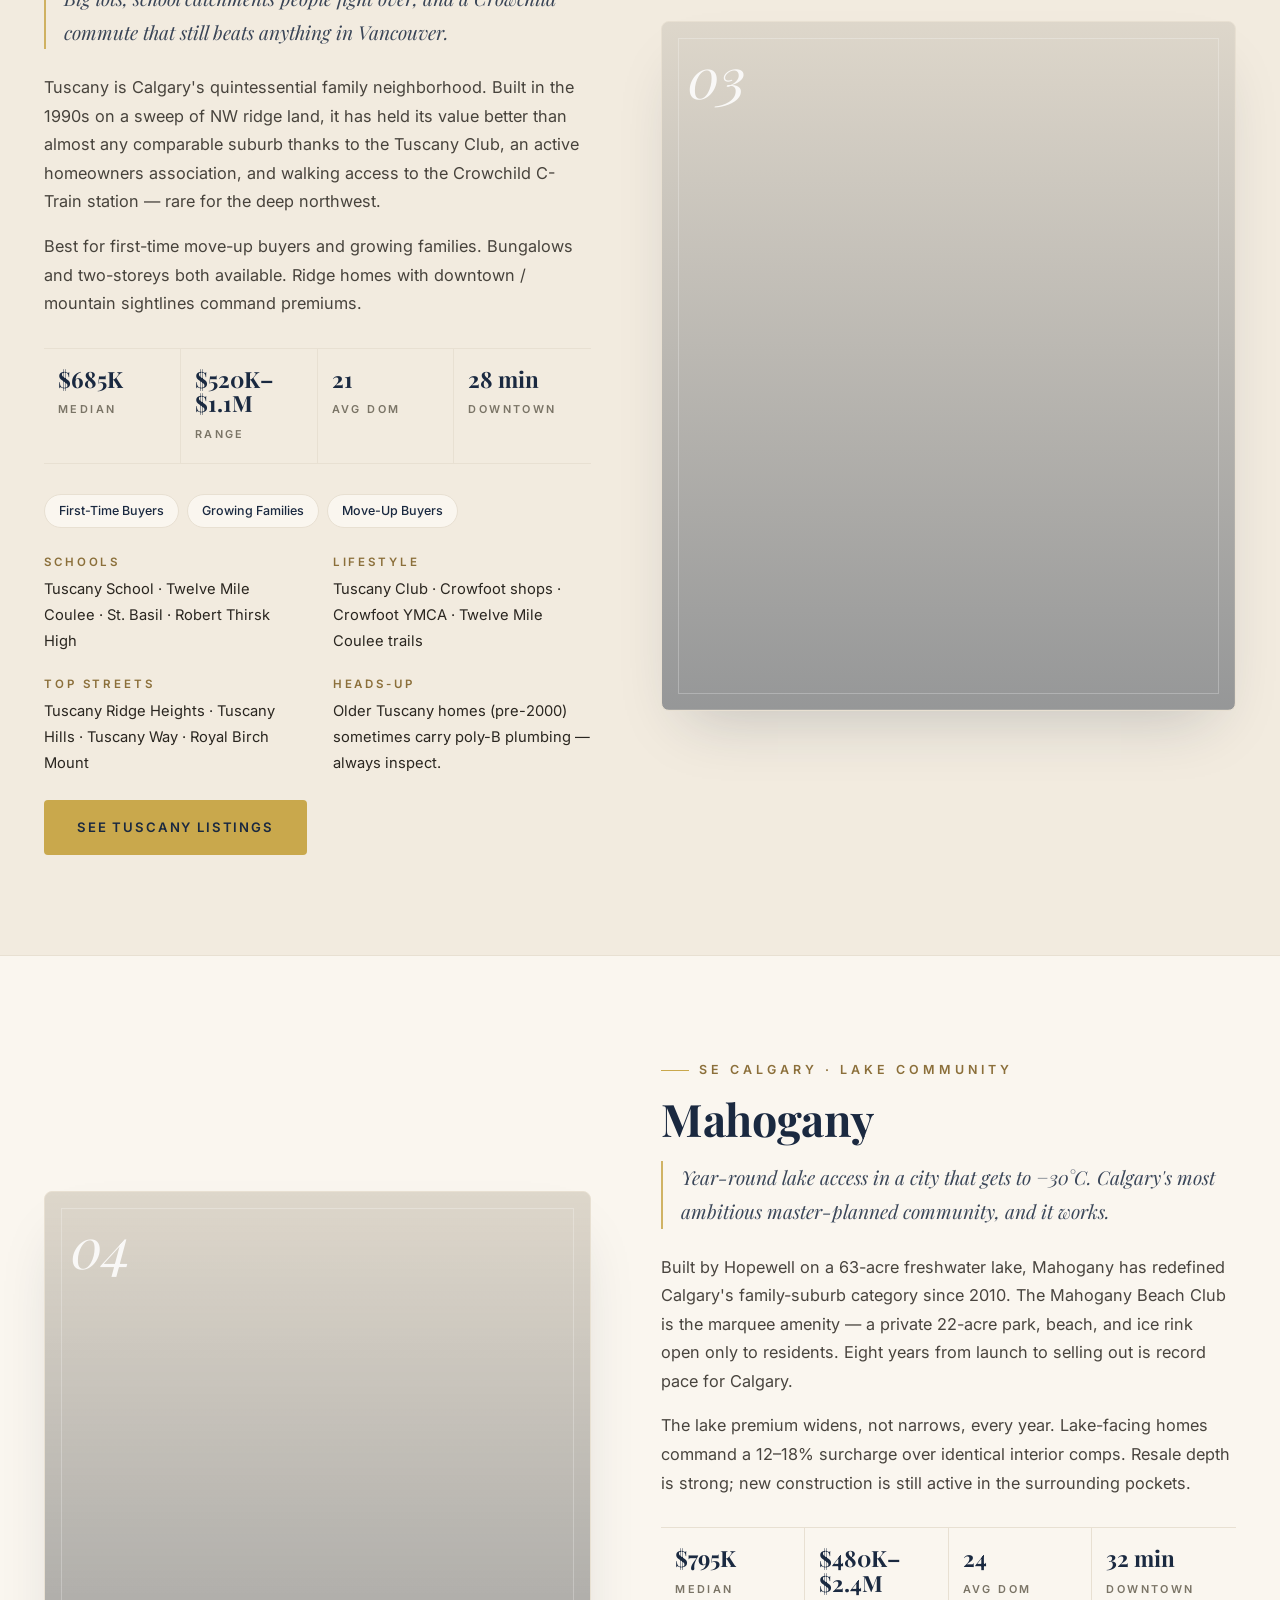
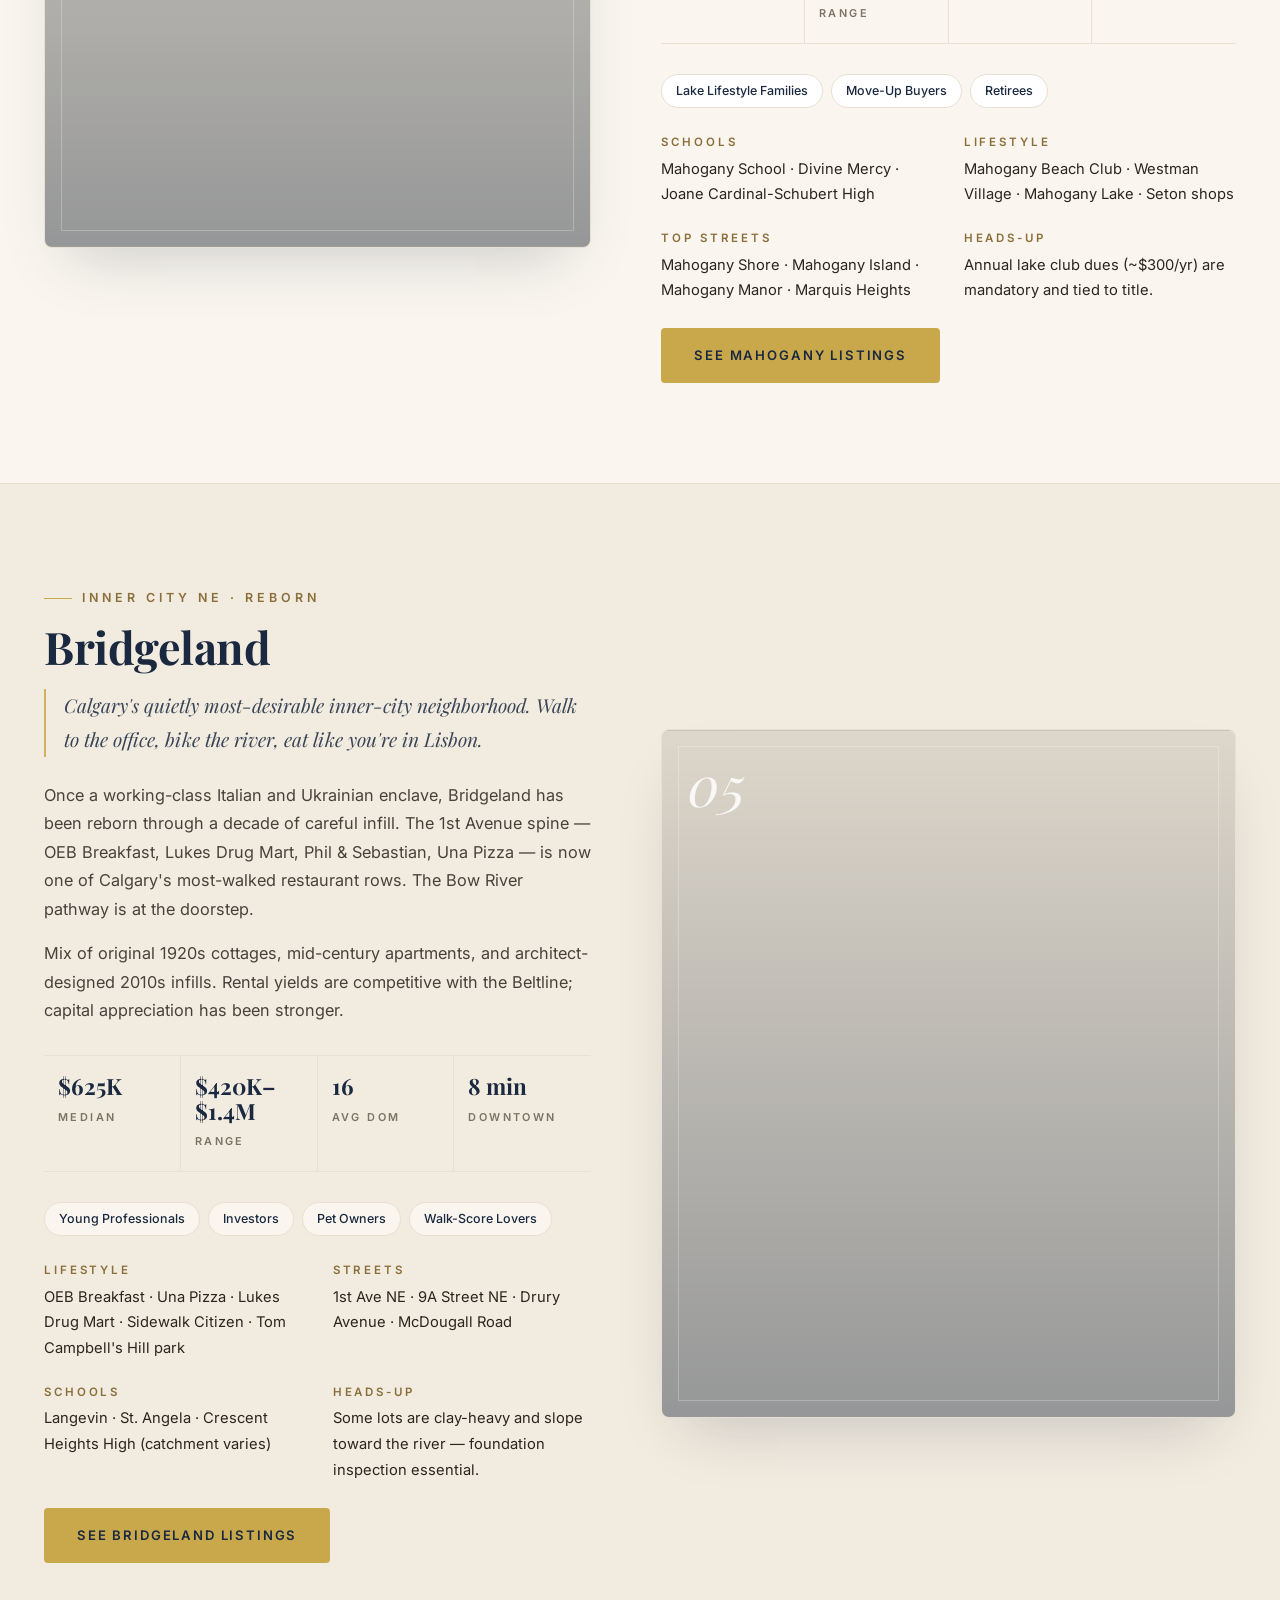
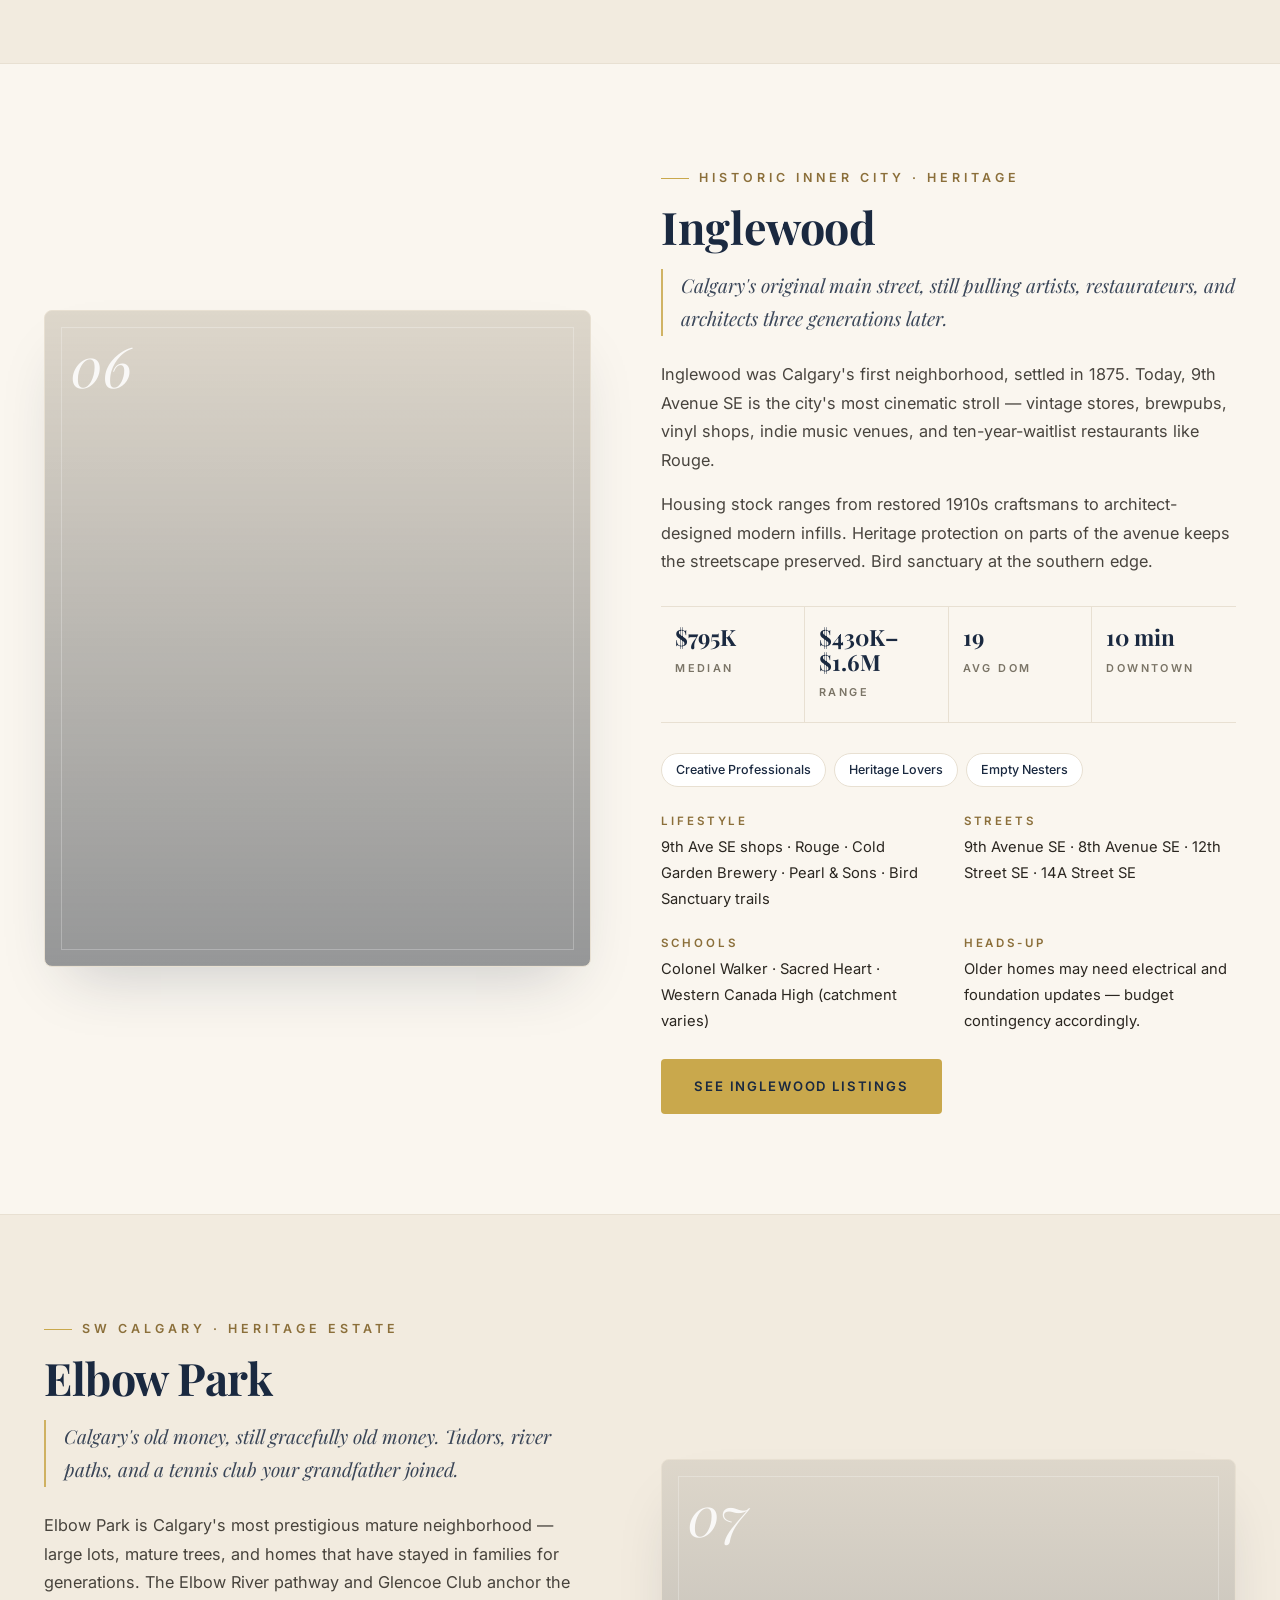
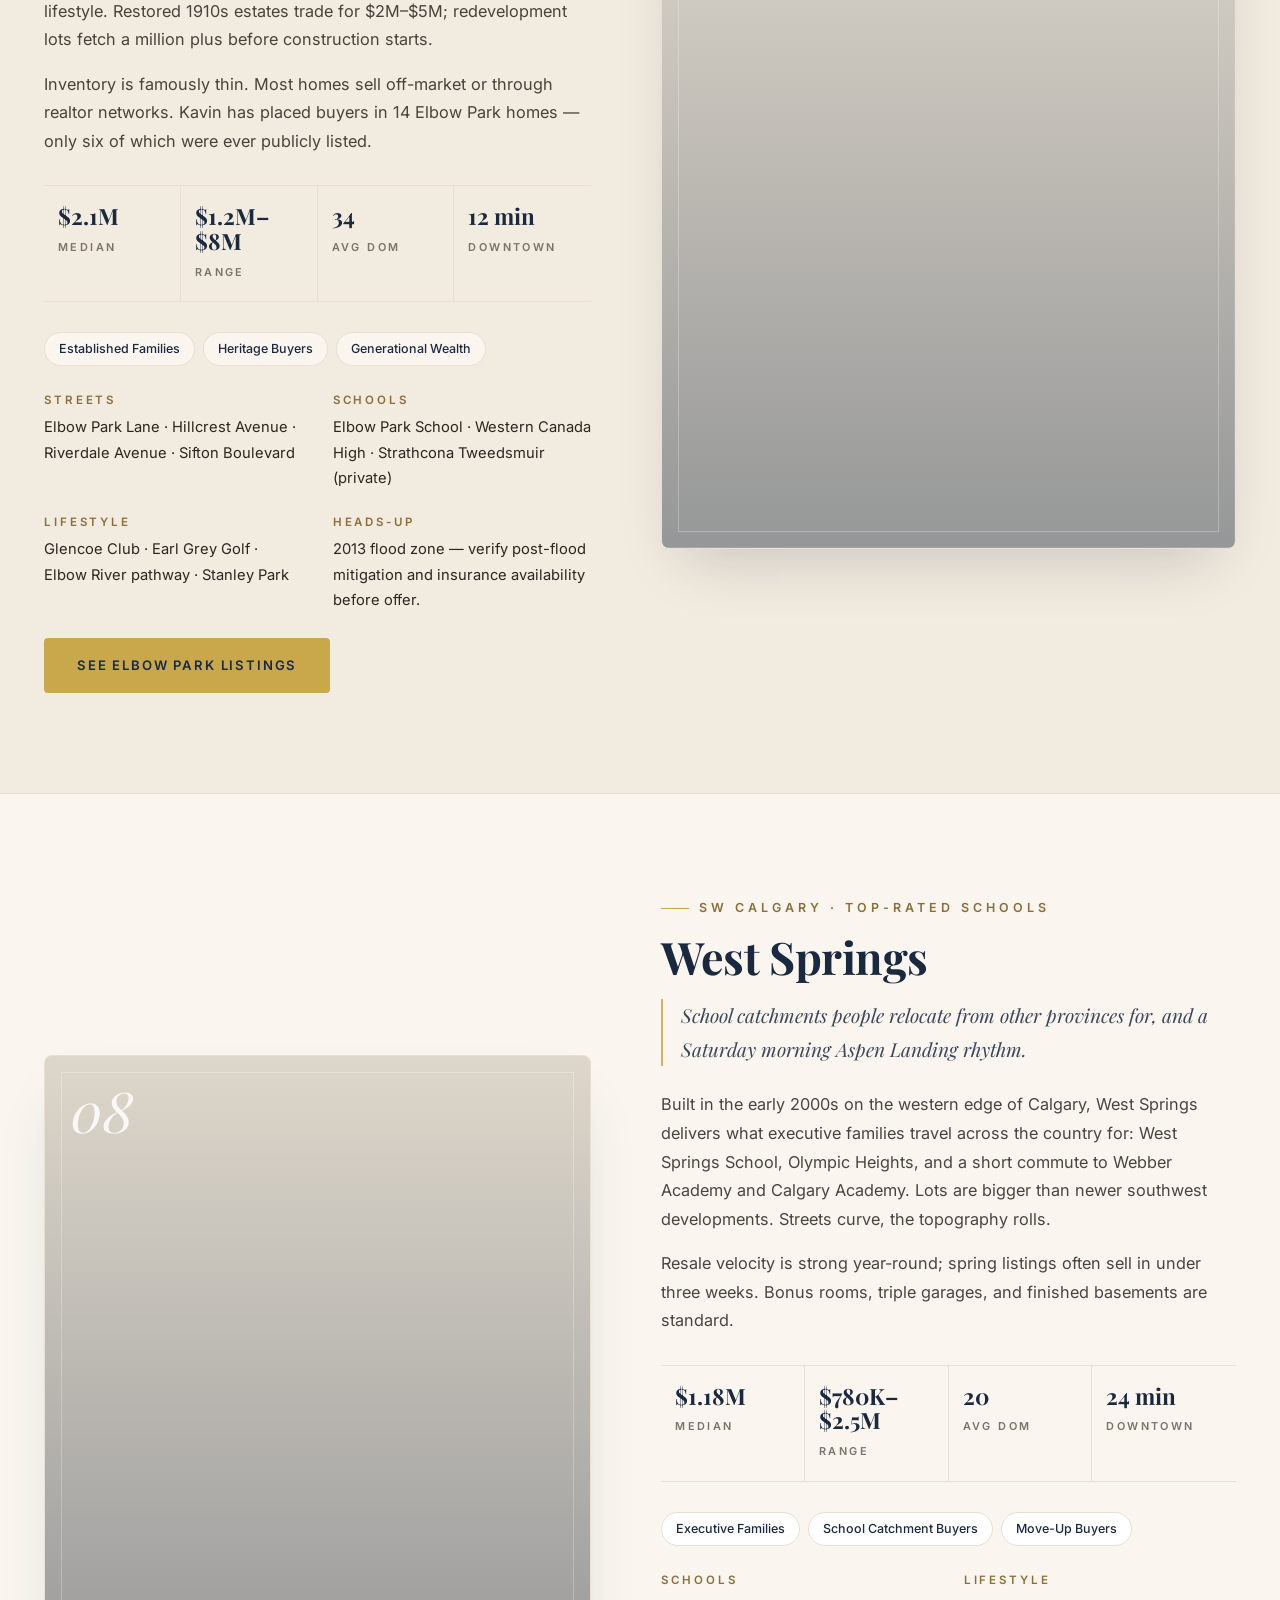
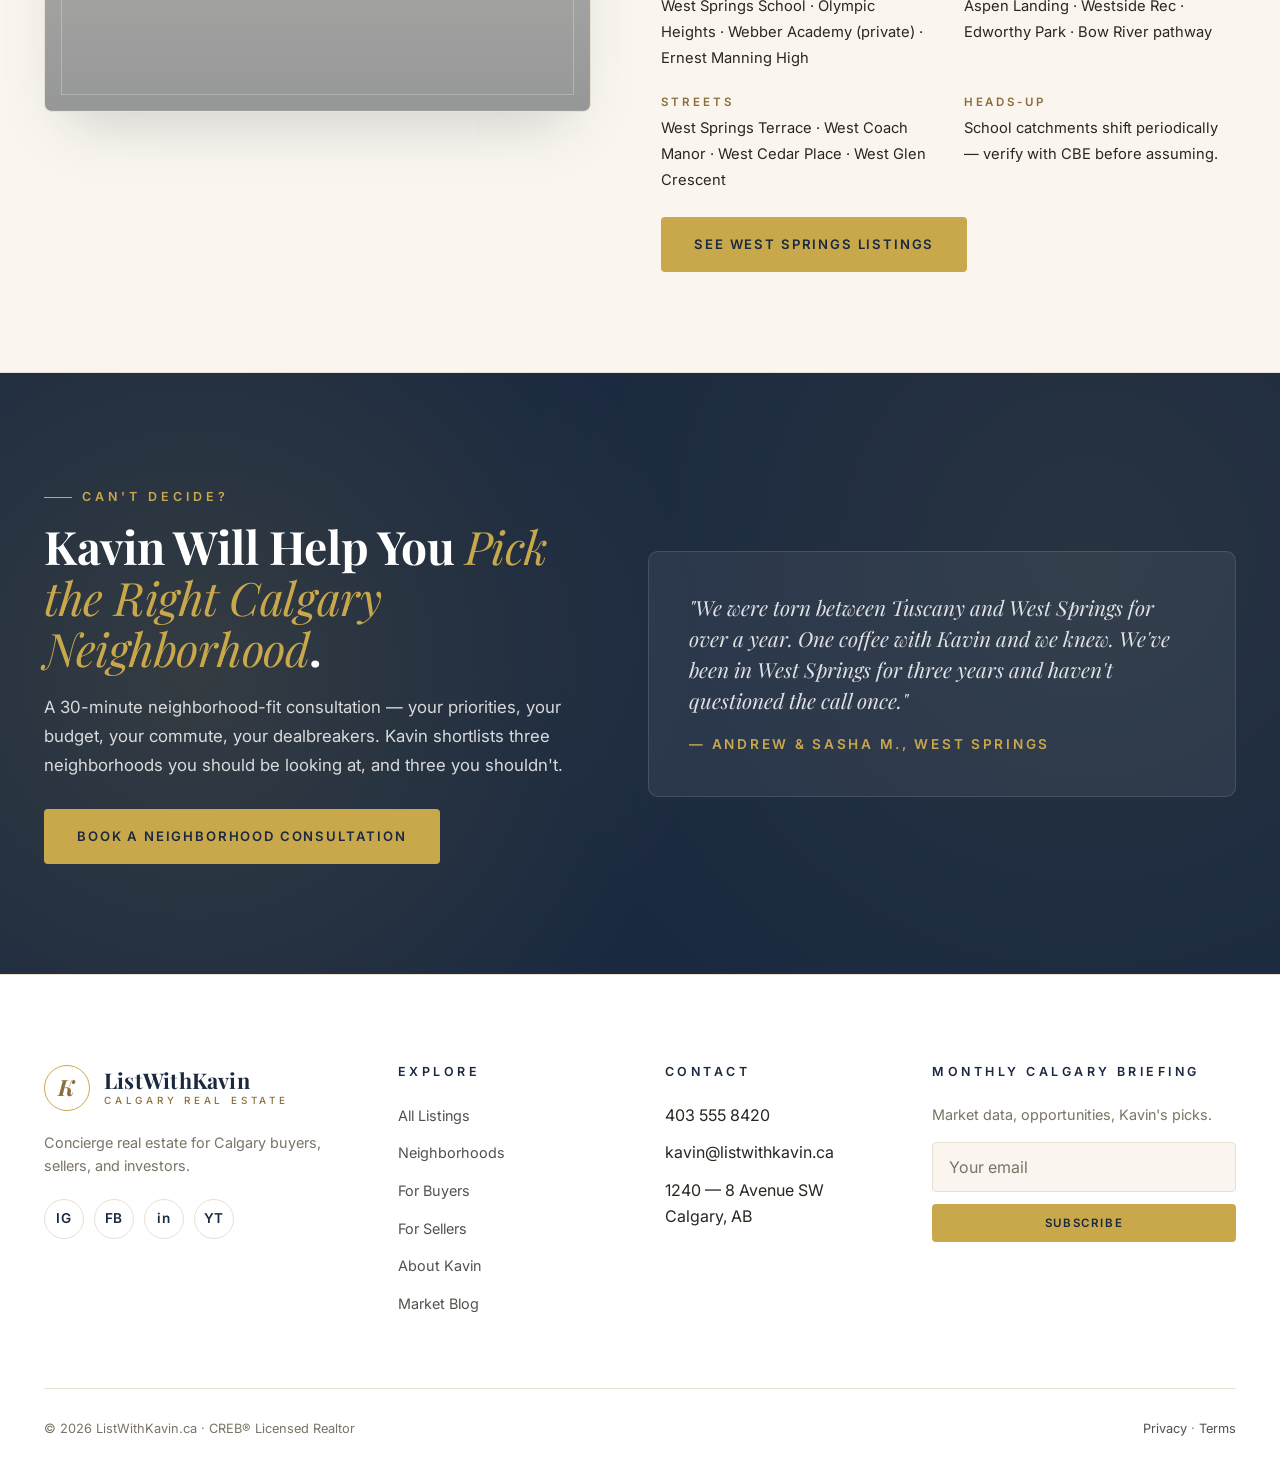
<file: neighborhoods.html>
<!DOCTYPE html>
<html lang="en">
<head>
  <meta charset="UTF-8" />
  <meta name="viewport" content="width=device-width, initial-scale=1" />
  <title>Calgary Neighborhoods Guide — Aspen Woods, Beltline, Mahogany &amp; More | ListWithKavin.ca</title>
  <meta name="description" content="Calgary's most-loved neighborhoods, decoded. Median prices, vibe, schools, lifestyle, and homes for sale in Aspen Woods, Beltline, Tuscany, Mahogany, Bridgeland, Inglewood, Elbow Park, and West Springs." />
  <meta name="keywords" content="Calgary neighborhoods, Aspen Woods, Beltline condos, Mahogany lake, Bridgeland, Inglewood, Elbow Park, West Springs, Tuscany, Calgary real estate guide" />
  <meta property="og:title" content="Calgary Neighborhoods Guide — ListWithKavin.ca" />
  <meta property="og:description" content="Calgary's most-loved neighborhoods, decoded — by Kavin." />
  <meta property="og:type" content="website" />
  <meta property="og:image" content="og-image.svg" />
  <meta name="twitter:card" content="summary_large_image" />
  <meta name="twitter:image" content="og-image.svg" />

  <link rel="icon" type="image/svg+xml" href="favicon.svg" />
  <link rel="apple-touch-icon" href="favicon.svg" />
  <meta name="theme-color" content="#FAF6EF" />
  <link rel="preconnect" href="https://fonts.googleapis.com" />
  <link rel="preconnect" href="https://fonts.gstatic.com" crossorigin />
  <link href="https://fonts.googleapis.com/css2?family=Inter:wght@400;500;600;700&family=Playfair+Display:ital,wght@0,400;0,600;0,700;1,400;1,600&display=swap" rel="stylesheet" />
  <link rel="stylesheet" href="styles.css" />

  <style>
    /* Page-specific compass bar */
    .hood-compass {
      background: var(--white);
      border-top: 1px solid var(--taupe);
      border-bottom: 1px solid var(--taupe);
      position: sticky;
      top: 76px;
      z-index: 50;
    }
    .hood-compass__inner {
      display: flex; gap: 6px; overflow-x: auto;
      padding: 14px 0;
      scrollbar-width: thin;
    }
    .hood-compass a {
      flex-shrink: 0;
      padding: 10px 18px;
      font-size: .78rem;
      letter-spacing: .12em;
      text-transform: uppercase;
      color: var(--navy);
      font-weight: 600;
      border-radius: 22px;
      transition: all .25s var(--ease);
      border: 1px solid transparent;
    }
    .hood-compass a:hover { background: var(--cream); color: var(--bronze); }

    /* Hood deep-dive block */
    .hood-block {
      padding: 100px 0;
      border-bottom: 1px solid var(--taupe);
      scroll-margin-top: 140px;
    }
    .hood-block:nth-child(even) { background: var(--cream); }
    .hood-block__grid {
      display: grid; grid-template-columns: 1fr 1.05fr;
      gap: 70px; align-items: center;
    }
    .hood-block:nth-child(even) .hood-block__grid {
      grid-template-columns: 1.05fr 1fr;
      direction: rtl;
    }
    .hood-block:nth-child(even) .hood-block__grid > * { direction: ltr; }
    .hood-block__media {
      position: relative;
      aspect-ratio: 5/6;
      border-radius: var(--radius-lg);
      overflow: hidden;
      background-color: var(--taupe);
      background-image: linear-gradient(180deg, rgba(26,41,64,.05), rgba(26,41,64,.4)), var(--photo, none);
      background-size: cover;
      background-position: center;
      box-shadow: var(--shadow-lg);
      border: 1px solid var(--taupe);
    }
    .hood-block__media::after {
      content:''; position: absolute; inset: 16px;
      border: 1px solid rgba(255,255,255,.25); pointer-events: none;
    }
    .hood-block__num {
      position: absolute; top: 26px; left: 26px;
      font-family: var(--serif);
      font-size: 3.5rem; font-style: italic; font-weight: 400;
      color: rgba(255,255,255,.85);
      line-height: 1;
    }
    .hood-block h2 { font-size: clamp(2rem, 3.6vw, 2.8rem); }
    .hood-block h2 em { color: var(--bronze); font-style: italic; }
    .hood-block .vibe {
      font-family: var(--serif); font-style: italic;
      font-size: 1.2rem; color: var(--navy);
      margin: 18px 0 24px;
      border-left: 2px solid var(--gold);
      padding-left: 18px;
    }
    .hood-block p { font-size: 1.02rem; line-height: 1.75; margin-bottom: 16px; opacity: .85; }
    .hood-stats {
      display: grid; grid-template-columns: repeat(4, 1fr);
      gap: 0;
      margin: 30px 0;
      border-top: 1px solid var(--taupe);
      border-bottom: 1px solid var(--taupe);
    }
    .hood-stats__item {
      padding: 18px 14px;
      border-right: 1px solid var(--taupe);
      text-align: left;
    }
    .hood-stats__item:last-child { border-right: 0; }
    .hood-stats__item strong {
      display: block;
      font-family: var(--serif);
      font-size: 1.4rem;
      color: var(--navy);
      font-weight: 700;
      line-height: 1.1;
      margin-bottom: 4px;
    }
    .hood-stats__item span {
      font-size: .68rem;
      letter-spacing: .22em;
      text-transform: uppercase;
      color: var(--muted);
      font-weight: 600;
    }
    .hood-block__best {
      display: flex; gap: 8px; flex-wrap: wrap;
      margin: 18px 0 28px;
    }
    .hood-block__best span {
      padding: 6px 14px;
      background: var(--white);
      border: 1px solid var(--taupe);
      border-radius: 20px;
      font-size: .78rem; color: var(--navy);
      font-weight: 500;
    }
    .hood-block:nth-child(even) .hood-block__best span { background: var(--ivory); }
    .hood-detail-list {
      display: grid; grid-template-columns: 1fr 1fr; gap: 24px 30px;
      margin: 24px 0;
    }
    .hood-detail-list h4 {
      font-family: var(--sans); font-size: .72rem;
      letter-spacing: .25em; text-transform: uppercase;
      color: var(--bronze); margin-bottom: 8px; font-weight: 600;
    }
    .hood-detail-list p { font-size: .92rem; margin: 0; opacity: 1; color: var(--charcoal); }
    @media (max-width: 900px) {
      .hood-block { padding: 70px 0; }
      .hood-block__grid { grid-template-columns: 1fr; gap: 40px; }
      .hood-block:nth-child(even) .hood-block__grid { direction: ltr; grid-template-columns: 1fr; }
      .hood-stats { grid-template-columns: repeat(2, 1fr); }
      .hood-stats__item:nth-child(2) { border-right: 0; }
      .hood-stats__item:nth-child(-n+2) { border-bottom: 1px solid var(--taupe); }
      .hood-detail-list { grid-template-columns: 1fr; }
      .hood-compass { top: 70px; }
    }
  </style>
</head>
<body>

  <header class="site-header is-solid">
    <div class="container nav">
      <a href="index.html" class="logo">
        <span class="logo__mark">K</span>
        <span class="logo__txt"><span>ListWithKavin</span><span>Calgary Real Estate</span></span>
      </a>
      <ul class="nav__links" id="navLinks">
        <li><a href="index.html">Home</a></li>
        <li><a href="about.html">About</a></li>
        <li><a href="listings.html">Listings</a></li>
        <li><a href="buyers.html">Buyers</a></li>
        <li><a href="sellers.html">Sellers</a></li>
        <li><a href="testimonials.html">Reviews</a></li>
        <li><a href="blog.html">Blog</a></li>
        <li><a href="contact.html">Contact</a></li>
      </ul>
      <div class="nav__cta">
        <a href="sellers.html#valuation" class="btn btn--gold btn--sm">Get a Free Valuation</a>
        <button class="nav-toggle" aria-label="Open menu"><span></span><span></span><span></span></button>
      </div>
    </div>
  </header>

  <section class="page-head">
    <div class="container page-head__inner">
      <div class="breadcrumb"><a href="index.html">Home</a> / Neighborhoods</div>
      <h1>Calgary Neighborhoods, <em>Decoded</em>.</h1>
      <p>Median prices, vibe, schools, lifestyle, and the streets locals actually want to live on — eight Calgary neighborhoods, by someone who has sold a home on most of them.</p>
    </div>
  </section>

  <!-- Sticky compass -->
  <nav class="hood-compass" aria-label="Jump to neighborhood">
    <div class="container hood-compass__inner">
      <a href="#aspen-woods">Aspen Woods</a>
      <a href="#beltline">Beltline</a>
      <a href="#tuscany">Tuscany</a>
      <a href="#mahogany">Mahogany</a>
      <a href="#bridgeland">Bridgeland</a>
      <a href="#inglewood">Inglewood</a>
      <a href="#elbow-park">Elbow Park</a>
      <a href="#west-springs">West Springs</a>
    </div>
  </nav>

  <!-- ASPEN WOODS -->
  <article class="hood-block" id="aspen-woods">
    <div class="container">
      <div class="hood-block__grid">
        <div class="hood-block__media reveal" style="--photo: url('https://picsum.photos/seed/lwk-hood-aspen-deep/900/1100');">
          <span class="hood-block__num">01</span>
        </div>
        <div class="reveal delay-1">
          <span class="eyebrow">SW Calgary · Luxury Estates</span>
          <h2>Aspen Woods</h2>
          <p class="vibe">Mountain-view modernism with a private-school commute and a champagne fridge in every kitchen.</p>
          <p>Aspen Woods is where Calgary's executives and out-of-province transplants quietly settle. Stone facades, Wolf ranges, and three-car garages are table stakes. What makes it different is the calm — winding ridge streets, mature spruce, and direct access to Webber Academy, Calgary Academy, and Rundle College.</p>
          <p>Resale value has outperformed the citywide average every year since 2019. Inventory is thin and rarely lasts. Off-market activity is significant here — many of Kavin's Aspen Woods buyers never see their winning home on MLS.</p>
          <div class="hood-stats">
            <div class="hood-stats__item"><strong>$1.4M</strong><span>Median</span></div>
            <div class="hood-stats__item"><strong>$700K–$3.2M</strong><span>Range</span></div>
            <div class="hood-stats__item"><strong>26</strong><span>Avg DOM</span></div>
            <div class="hood-stats__item"><strong>22 min</strong><span>Downtown</span></div>
          </div>
          <div class="hood-block__best">
            <span>Executive Families</span><span>Luxury Buyers</span><span>Private School Access</span>
          </div>
          <div class="hood-detail-list">
            <div><h4>Top Streets</h4><p>Aspen Heights Drive · Aspen Glen Court · Aspen Cliff Court · Aspen Ridge Park</p></div>
            <div><h4>Schools</h4><p>Webber Academy · Calgary Academy · Rundle College · Olympic Heights School</p></div>
            <div><h4>Lifestyle</h4><p>Aspen Landing shops · Westside Rec Centre · Edworthy Park trails</p></div>
            <div><h4>Heads-up</h4><p>Triple-pane and snowmelt driveways are now buyer expectations, not extras.</p></div>
          </div>
          <a href="listings.html" class="btn btn--gold">See Aspen Woods Listings</a>
        </div>
      </div>
    </div>
  </article>

  <!-- BELTLINE -->
  <article class="hood-block" id="beltline">
    <div class="container">
      <div class="hood-block__grid">
        <div class="hood-block__media reveal" style="--photo: url('https://picsum.photos/seed/lwk-hood-beltline-deep/900/1100');">
          <span class="hood-block__num">02</span>
        </div>
        <div class="reveal delay-1">
          <span class="eyebrow">Downtown · Urban Cool</span>
          <h2>Beltline</h2>
          <p class="vibe">Calgary's densest, most caffeinated neighborhood. Walk Score 98, and a different cocktail bar every Thursday.</p>
          <p>Bounded by 17th Avenue's nightlife to the north and 11th Avenue's Mission-bound restaurants to the south, the Beltline is a condo dweller's playground. Towers like The Guardian, Park Point, and Royal stand on streets older Calgarians remember as walk-up apartments and industrial blocks.</p>
          <p>For investors: the Beltline still delivers the city's most consistent rental yields. For owner-occupiers: pick your building carefully — concrete construction, mature condo boards, and full-time concierge are worth paying for.</p>
          <div class="hood-stats">
            <div class="hood-stats__item"><strong>$485K</strong><span>Median Condo</span></div>
            <div class="hood-stats__item"><strong>$280K–$1.5M</strong><span>Range</span></div>
            <div class="hood-stats__item"><strong>18</strong><span>Avg DOM</span></div>
            <div class="hood-stats__item"><strong>5 min</strong><span>Downtown</span></div>
          </div>
          <div class="hood-block__best">
            <span>Investors</span><span>Young Professionals</span><span>Empty Nesters</span><span>Pied-à-Terre</span>
          </div>
          <div class="hood-detail-list">
            <div><h4>Key Buildings</h4><p>Park Point · The Guardian · Royal · Mark on 10th · Drake</p></div>
            <div><h4>Lifestyle</h4><p>17th Ave SW · Cilantro · Model Milk · Phil &amp; Sebastian · MEC; Sunterra Market</p></div>
            <div><h4>Transit</h4><p>10 min to anywhere downtown on foot. C-Train at 4 Street and 8 Street SW.</p></div>
            <div><h4>Heads-up</h4><p>Verify condo reserve fund &amp; AGM minutes — building variance matters more than unit variance.</p></div>
          </div>
          <a href="listings.html" class="btn btn--gold">See Beltline Listings</a>
        </div>
      </div>
    </div>
  </article>

  <!-- TUSCANY -->
  <article class="hood-block" id="tuscany">
    <div class="container">
      <div class="hood-block__grid">
        <div class="hood-block__media reveal" style="--photo: url('https://picsum.photos/seed/lwk-hood-tuscany-deep/900/1100');">
          <span class="hood-block__num">03</span>
        </div>
        <div class="reveal delay-1">
          <span class="eyebrow">NW Calgary · Family Suburb</span>
          <h2>Tuscany</h2>
          <p class="vibe">Big lots, school catchments people fight over, and a Crowchild commute that still beats anything in Vancouver.</p>
          <p>Tuscany is Calgary's quintessential family neighborhood. Built in the 1990s on a sweep of NW ridge land, it has held its value better than almost any comparable suburb thanks to the Tuscany Club, an active homeowners association, and walking access to the Crowchild C-Train station — rare for the deep northwest.</p>
          <p>Best for first-time move-up buyers and growing families. Bungalows and two-storeys both available. Ridge homes with downtown / mountain sightlines command premiums.</p>
          <div class="hood-stats">
            <div class="hood-stats__item"><strong>$685K</strong><span>Median</span></div>
            <div class="hood-stats__item"><strong>$520K–$1.1M</strong><span>Range</span></div>
            <div class="hood-stats__item"><strong>21</strong><span>Avg DOM</span></div>
            <div class="hood-stats__item"><strong>28 min</strong><span>Downtown</span></div>
          </div>
          <div class="hood-block__best">
            <span>First-Time Buyers</span><span>Growing Families</span><span>Move-Up Buyers</span>
          </div>
          <div class="hood-detail-list">
            <div><h4>Schools</h4><p>Tuscany School · Twelve Mile Coulee · St. Basil · Robert Thirsk High</p></div>
            <div><h4>Lifestyle</h4><p>Tuscany Club · Crowfoot shops · Crowfoot YMCA · Twelve Mile Coulee trails</p></div>
            <div><h4>Top Streets</h4><p>Tuscany Ridge Heights · Tuscany Hills · Tuscany Way · Royal Birch Mount</p></div>
            <div><h4>Heads-up</h4><p>Older Tuscany homes (pre-2000) sometimes carry poly-B plumbing — always inspect.</p></div>
          </div>
          <a href="listings.html" class="btn btn--gold">See Tuscany Listings</a>
        </div>
      </div>
    </div>
  </article>

  <!-- MAHOGANY -->
  <article class="hood-block" id="mahogany">
    <div class="container">
      <div class="hood-block__grid">
        <div class="hood-block__media reveal" style="--photo: url('https://picsum.photos/seed/lwk-hood-mahogany-deep/900/1100');">
          <span class="hood-block__num">04</span>
        </div>
        <div class="reveal delay-1">
          <span class="eyebrow">SE Calgary · Lake Community</span>
          <h2>Mahogany</h2>
          <p class="vibe">Year-round lake access in a city that gets to −30°C. Calgary's most ambitious master-planned community, and it works.</p>
          <p>Built by Hopewell on a 63-acre freshwater lake, Mahogany has redefined Calgary's family-suburb category since 2010. The Mahogany Beach Club is the marquee amenity — a private 22-acre park, beach, and ice rink open only to residents. Eight years from launch to selling out is record pace for Calgary.</p>
          <p>The lake premium widens, not narrows, every year. Lake-facing homes command a 12–18% surcharge over identical interior comps. Resale depth is strong; new construction is still active in the surrounding pockets.</p>
          <div class="hood-stats">
            <div class="hood-stats__item"><strong>$795K</strong><span>Median</span></div>
            <div class="hood-stats__item"><strong>$480K–$2.4M</strong><span>Range</span></div>
            <div class="hood-stats__item"><strong>24</strong><span>Avg DOM</span></div>
            <div class="hood-stats__item"><strong>32 min</strong><span>Downtown</span></div>
          </div>
          <div class="hood-block__best">
            <span>Lake Lifestyle Families</span><span>Move-Up Buyers</span><span>Retirees</span>
          </div>
          <div class="hood-detail-list">
            <div><h4>Schools</h4><p>Mahogany School · Divine Mercy · Joane Cardinal-Schubert High</p></div>
            <div><h4>Lifestyle</h4><p>Mahogany Beach Club · Westman Village · Mahogany Lake · Seton shops</p></div>
            <div><h4>Top Streets</h4><p>Mahogany Shore · Mahogany Island · Mahogany Manor · Marquis Heights</p></div>
            <div><h4>Heads-up</h4><p>Annual lake club dues (~$300/yr) are mandatory and tied to title.</p></div>
          </div>
          <a href="listings.html" class="btn btn--gold">See Mahogany Listings</a>
        </div>
      </div>
    </div>
  </article>

  <!-- BRIDGELAND -->
  <article class="hood-block" id="bridgeland">
    <div class="container">
      <div class="hood-block__grid">
        <div class="hood-block__media reveal" style="--photo: url('https://picsum.photos/seed/lwk-hood-bridgeland-deep/900/1100');">
          <span class="hood-block__num">05</span>
        </div>
        <div class="reveal delay-1">
          <span class="eyebrow">Inner City NE · Reborn</span>
          <h2>Bridgeland</h2>
          <p class="vibe">Calgary's quietly most-desirable inner-city neighborhood. Walk to the office, bike the river, eat like you're in Lisbon.</p>
          <p>Once a working-class Italian and Ukrainian enclave, Bridgeland has been reborn through a decade of careful infill. The 1st Avenue spine — OEB Breakfast, Lukes Drug Mart, Phil &amp; Sebastian, Una Pizza — is now one of Calgary's most-walked restaurant rows. The Bow River pathway is at the doorstep.</p>
          <p>Mix of original 1920s cottages, mid-century apartments, and architect-designed 2010s infills. Rental yields are competitive with the Beltline; capital appreciation has been stronger.</p>
          <div class="hood-stats">
            <div class="hood-stats__item"><strong>$625K</strong><span>Median</span></div>
            <div class="hood-stats__item"><strong>$420K–$1.4M</strong><span>Range</span></div>
            <div class="hood-stats__item"><strong>16</strong><span>Avg DOM</span></div>
            <div class="hood-stats__item"><strong>8 min</strong><span>Downtown</span></div>
          </div>
          <div class="hood-block__best">
            <span>Young Professionals</span><span>Investors</span><span>Pet Owners</span><span>Walk-Score Lovers</span>
          </div>
          <div class="hood-detail-list">
            <div><h4>Lifestyle</h4><p>OEB Breakfast · Una Pizza · Lukes Drug Mart · Sidewalk Citizen · Tom Campbell's Hill park</p></div>
            <div><h4>Streets</h4><p>1st Ave NE · 9A Street NE · Drury Avenue · McDougall Road</p></div>
            <div><h4>Schools</h4><p>Langevin · St. Angela · Crescent Heights High (catchment varies)</p></div>
            <div><h4>Heads-up</h4><p>Some lots are clay-heavy and slope toward the river — foundation inspection essential.</p></div>
          </div>
          <a href="listings.html" class="btn btn--gold">See Bridgeland Listings</a>
        </div>
      </div>
    </div>
  </article>

  <!-- INGLEWOOD -->
  <article class="hood-block" id="inglewood">
    <div class="container">
      <div class="hood-block__grid">
        <div class="hood-block__media reveal" style="--photo: url('https://picsum.photos/seed/lwk-hood-inglewood-deep/900/1100');">
          <span class="hood-block__num">06</span>
        </div>
        <div class="reveal delay-1">
          <span class="eyebrow">Historic Inner City · Heritage</span>
          <h2>Inglewood</h2>
          <p class="vibe">Calgary's original main street, still pulling artists, restaurateurs, and architects three generations later.</p>
          <p>Inglewood was Calgary's first neighborhood, settled in 1875. Today, 9th Avenue SE is the city's most cinematic stroll — vintage stores, brewpubs, vinyl shops, indie music venues, and ten-year-waitlist restaurants like Rouge.</p>
          <p>Housing stock ranges from restored 1910s craftsmans to architect-designed modern infills. Heritage protection on parts of the avenue keeps the streetscape preserved. Bird sanctuary at the southern edge.</p>
          <div class="hood-stats">
            <div class="hood-stats__item"><strong>$795K</strong><span>Median</span></div>
            <div class="hood-stats__item"><strong>$430K–$1.6M</strong><span>Range</span></div>
            <div class="hood-stats__item"><strong>19</strong><span>Avg DOM</span></div>
            <div class="hood-stats__item"><strong>10 min</strong><span>Downtown</span></div>
          </div>
          <div class="hood-block__best">
            <span>Creative Professionals</span><span>Heritage Lovers</span><span>Empty Nesters</span>
          </div>
          <div class="hood-detail-list">
            <div><h4>Lifestyle</h4><p>9th Ave SE shops · Rouge · Cold Garden Brewery · Pearl &amp; Sons · Bird Sanctuary trails</p></div>
            <div><h4>Streets</h4><p>9th Avenue SE · 8th Avenue SE · 12th Street SE · 14A Street SE</p></div>
            <div><h4>Schools</h4><p>Colonel Walker · Sacred Heart · Western Canada High (catchment varies)</p></div>
            <div><h4>Heads-up</h4><p>Older homes may need electrical and foundation updates — budget contingency accordingly.</p></div>
          </div>
          <a href="listings.html" class="btn btn--gold">See Inglewood Listings</a>
        </div>
      </div>
    </div>
  </article>

  <!-- ELBOW PARK -->
  <article class="hood-block" id="elbow-park">
    <div class="container">
      <div class="hood-block__grid">
        <div class="hood-block__media reveal" style="--photo: url('https://picsum.photos/seed/lwk-hood-elbow-park-deep/900/1100');">
          <span class="hood-block__num">07</span>
        </div>
        <div class="reveal delay-1">
          <span class="eyebrow">SW Calgary · Heritage Estate</span>
          <h2>Elbow Park</h2>
          <p class="vibe">Calgary's old money, still gracefully old money. Tudors, river paths, and a tennis club your grandfather joined.</p>
          <p>Elbow Park is Calgary's most prestigious mature neighborhood — large lots, mature trees, and homes that have stayed in families for generations. The Elbow River pathway and Glencoe Club anchor the lifestyle. Restored 1910s estates trade for $2M–$5M; redevelopment lots fetch a million plus before construction starts.</p>
          <p>Inventory is famously thin. Most homes sell off-market or through realtor networks. Kavin has placed buyers in 14 Elbow Park homes — only six of which were ever publicly listed.</p>
          <div class="hood-stats">
            <div class="hood-stats__item"><strong>$2.1M</strong><span>Median</span></div>
            <div class="hood-stats__item"><strong>$1.2M–$8M</strong><span>Range</span></div>
            <div class="hood-stats__item"><strong>34</strong><span>Avg DOM</span></div>
            <div class="hood-stats__item"><strong>12 min</strong><span>Downtown</span></div>
          </div>
          <div class="hood-block__best">
            <span>Established Families</span><span>Heritage Buyers</span><span>Generational Wealth</span>
          </div>
          <div class="hood-detail-list">
            <div><h4>Streets</h4><p>Elbow Park Lane · Hillcrest Avenue · Riverdale Avenue · Sifton Boulevard</p></div>
            <div><h4>Schools</h4><p>Elbow Park School · Western Canada High · Strathcona Tweedsmuir (private)</p></div>
            <div><h4>Lifestyle</h4><p>Glencoe Club · Earl Grey Golf · Elbow River pathway · Stanley Park</p></div>
            <div><h4>Heads-up</h4><p>2013 flood zone — verify post-flood mitigation and insurance availability before offer.</p></div>
          </div>
          <a href="listings.html" class="btn btn--gold">See Elbow Park Listings</a>
        </div>
      </div>
    </div>
  </article>

  <!-- WEST SPRINGS -->
  <article class="hood-block" id="west-springs">
    <div class="container">
      <div class="hood-block__grid">
        <div class="hood-block__media reveal" style="--photo: url('https://picsum.photos/seed/lwk-hood-west-springs-deep/900/1100');">
          <span class="hood-block__num">08</span>
        </div>
        <div class="reveal delay-1">
          <span class="eyebrow">SW Calgary · Top-Rated Schools</span>
          <h2>West Springs</h2>
          <p class="vibe">School catchments people relocate from other provinces for, and a Saturday morning Aspen Landing rhythm.</p>
          <p>Built in the early 2000s on the western edge of Calgary, West Springs delivers what executive families travel across the country for: West Springs School, Olympic Heights, and a short commute to Webber Academy and Calgary Academy. Lots are bigger than newer southwest developments. Streets curve, the topography rolls.</p>
          <p>Resale velocity is strong year-round; spring listings often sell in under three weeks. Bonus rooms, triple garages, and finished basements are standard.</p>
          <div class="hood-stats">
            <div class="hood-stats__item"><strong>$1.18M</strong><span>Median</span></div>
            <div class="hood-stats__item"><strong>$780K–$2.5M</strong><span>Range</span></div>
            <div class="hood-stats__item"><strong>20</strong><span>Avg DOM</span></div>
            <div class="hood-stats__item"><strong>24 min</strong><span>Downtown</span></div>
          </div>
          <div class="hood-block__best">
            <span>Executive Families</span><span>School Catchment Buyers</span><span>Move-Up Buyers</span>
          </div>
          <div class="hood-detail-list">
            <div><h4>Schools</h4><p>West Springs School · Olympic Heights · Webber Academy (private) · Ernest Manning High</p></div>
            <div><h4>Lifestyle</h4><p>Aspen Landing · Westside Rec · Edworthy Park · Bow River pathway</p></div>
            <div><h4>Streets</h4><p>West Springs Terrace · West Coach Manor · West Cedar Place · West Glen Crescent</p></div>
            <div><h4>Heads-up</h4><p>School catchments shift periodically — verify with CBE before assuming.</p></div>
          </div>
          <a href="listings.html" class="btn btn--gold">See West Springs Listings</a>
        </div>
      </div>
    </div>
  </article>

  <!-- CTA -->
  <section class="section valuation-cta">
    <div class="container valuation-cta__inner">
      <div class="reveal">
        <span class="eyebrow">Can't Decide?</span>
        <h2>Kavin Will Help You <em>Pick the Right Calgary Neighborhood</em>.</h2>
        <p>A 30-minute neighborhood-fit consultation — your priorities, your budget, your commute, your dealbreakers. Kavin shortlists three neighborhoods you should be looking at, and three you shouldn't.</p>
        <a href="contact.html" class="btn btn--gold">Book a Neighborhood Consultation</a>
      </div>
      <div class="reveal delay-1" style="background:rgba(255,255,255,.06);border:1px solid rgba(255,255,255,.12);border-radius:10px;padding:40px;color:rgba(255,255,255,.85);">
        <div style="font-family:'Playfair Display',serif;font-style:italic;font-size:1.3rem;line-height:1.5;margin-bottom:18px;">"We were torn between Tuscany and West Springs for over a year. One coffee with Kavin and we knew. We've been in West Springs for three years and haven't questioned the call once."</div>
        <div style="font-size:.85rem;color:var(--gold);letter-spacing:.2em;text-transform:uppercase;font-weight:600;">— Andrew &amp; Sasha M., West Springs</div>
      </div>
    </div>
  </section>

  <!-- FOOTER -->
  <footer class="site-footer">
    <div class="container">
      <div class="footer-grid">
        <div>
          <a href="index.html" class="logo"><span class="logo__mark">K</span><span class="logo__txt"><span>ListWithKavin</span><span>Calgary Real Estate</span></span></a>
          <p style="margin-top:20px;max-width:300px;">Concierge real estate for Calgary buyers, sellers, and investors.</p>
          <div class="footer-social"><a href="#">IG</a><a href="#">FB</a><a href="#">in</a><a href="#">YT</a></div>
        </div>
        <div><h4>Explore</h4><ul>
          <li><a href="listings.html">All Listings</a></li>
          <li><a href="neighborhoods.html">Neighborhoods</a></li>
          <li><a href="buyers.html">For Buyers</a></li>
          <li><a href="sellers.html">For Sellers</a></li>
          <li><a href="about.html">About Kavin</a></li>
          <li><a href="blog.html">Market Blog</a></li>
        </ul></div>
        <div><h4>Contact</h4><ul><li>403 555 8420</li><li>kavin@listwithkavin.ca</li><li>1240 — 8 Avenue SW<br/>Calgary, AB</li></ul></div>
        <div class="footer-newsletter">
          <h4>Monthly Calgary Briefing</h4>
          <p style="margin-bottom:16px;">Market data, opportunities, Kavin's picks.</p>
          <form data-mock><input type="email" placeholder="Your email" required /><button type="submit" class="btn btn--gold btn--block btn--sm">Subscribe</button></form>
        </div>
      </div>
      <div class="footer-bottom"><div>© 2026 ListWithKavin.ca · CREB® Licensed Realtor</div><div><a href="privacy.html">Privacy</a> · <a href="terms.html">Terms</a></div></div>
    </div>
  </footer>

  <div class="chatbot" id="chatbot">
    <button class="chatbot__toggle" aria-label="Chat">💬</button>
    <div class="chatbot__panel">
      <div class="chatbot__head"><div class="chatbot__head__avatar">K</div><div><div class="chatbot__head__name">Kavin's AI Assistant</div><div class="chatbot__head__status">Typically replies instantly</div></div></div>
      <div class="chatbot__body" id="chatBody"></div>
      <div class="chat-options" id="chatOptions"></div>
      <div class="chatbot__input"><input id="chatInput" type="text" placeholder="Ask me anything…" /><button id="chatSend">→</button></div>
    </div>
  </div>

  <script src="listings.js"></script>
  <script src="main.js"></script>
</body>
</html>
</file>
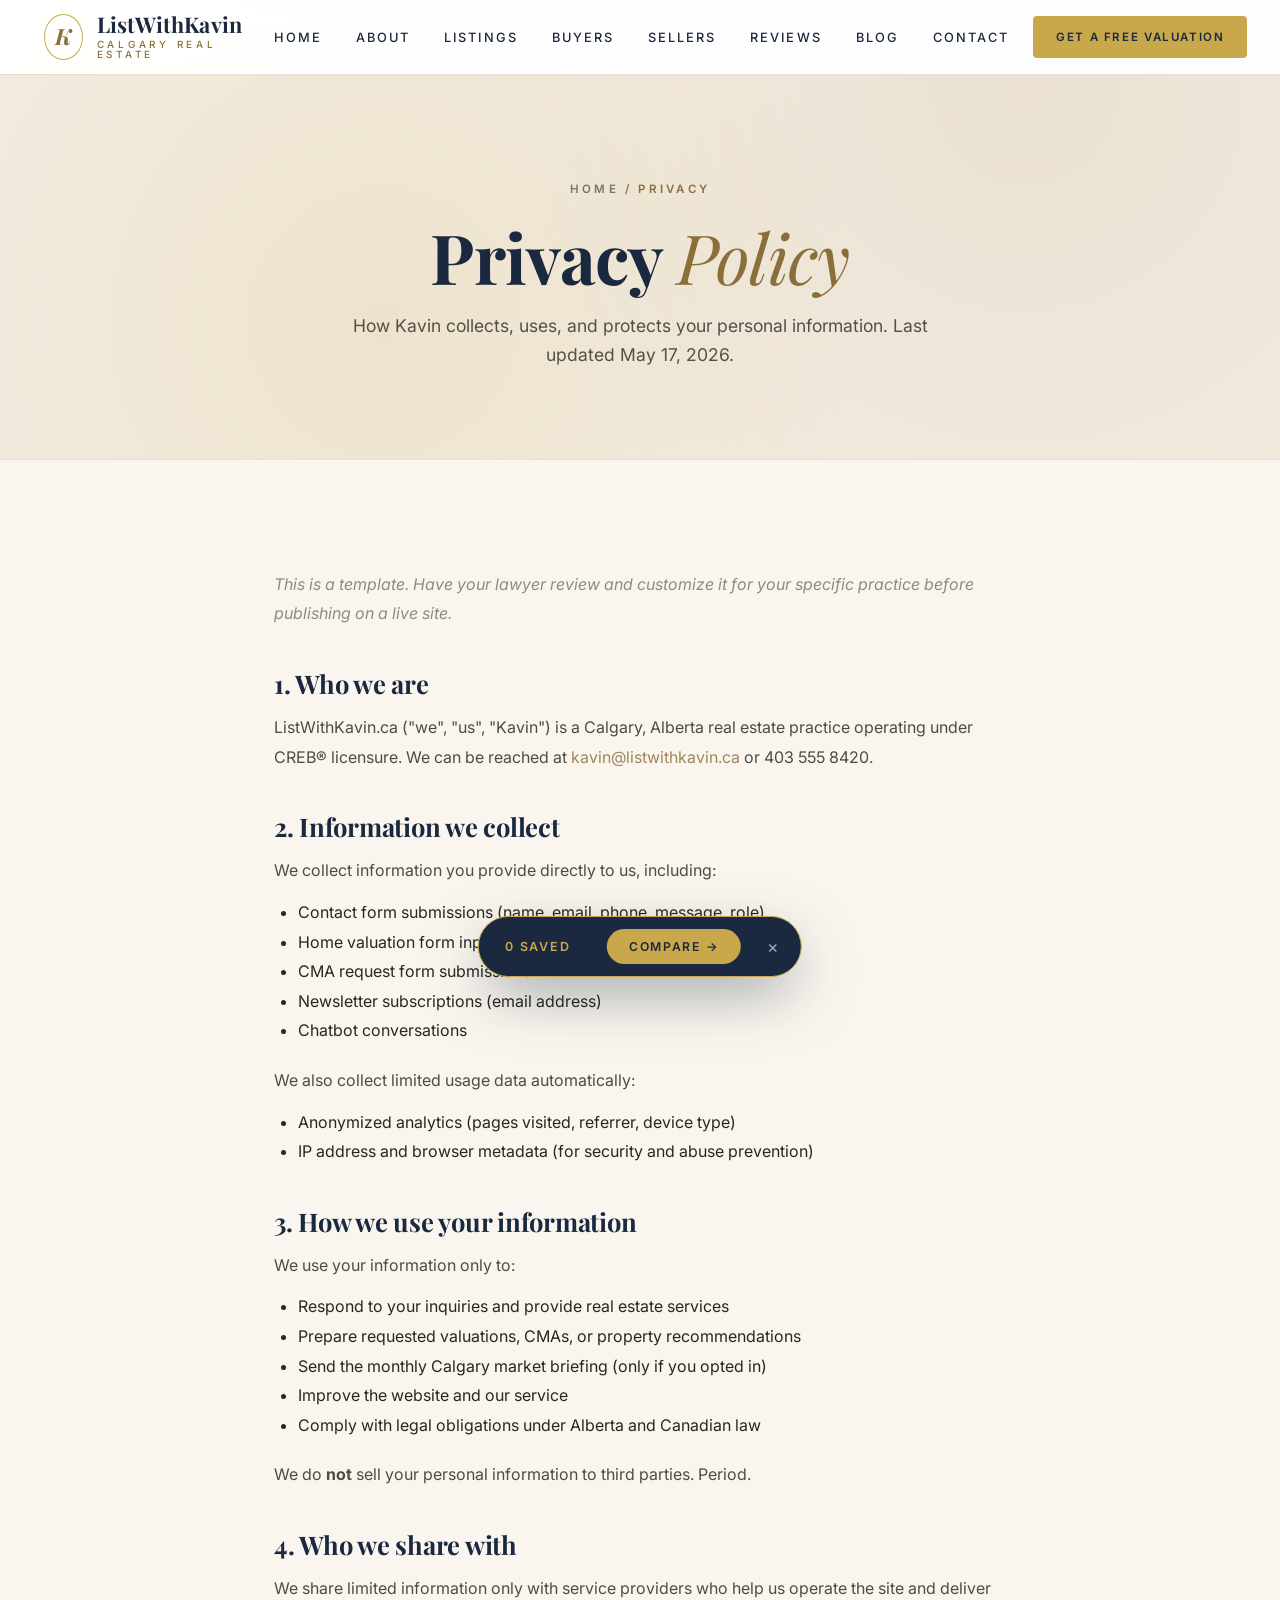
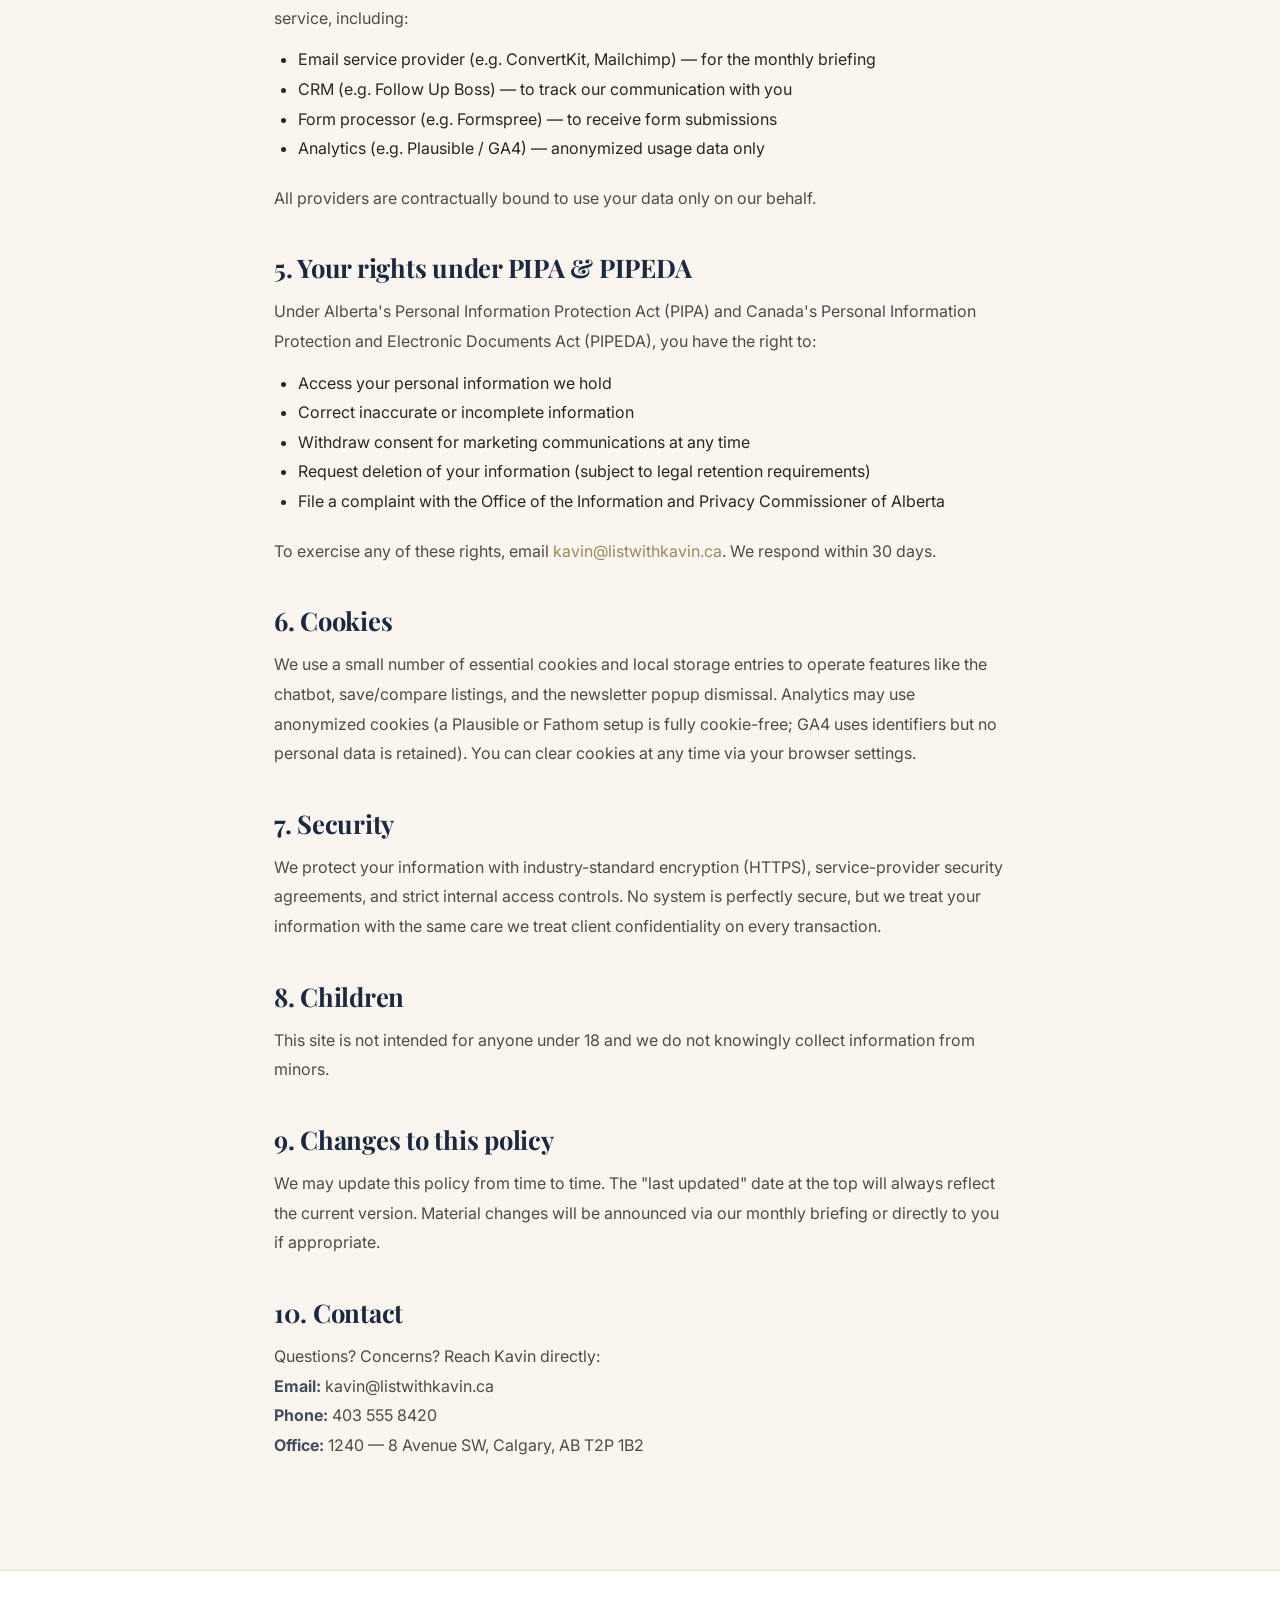
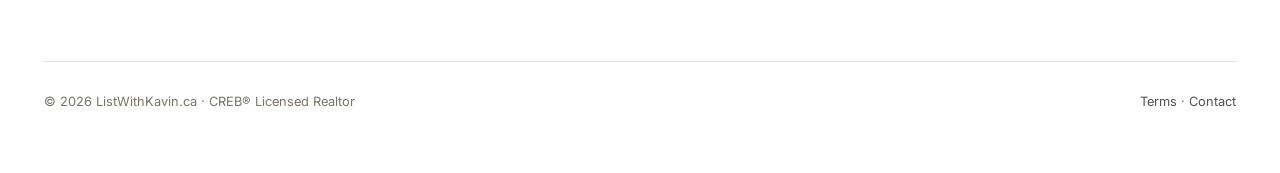
<file: privacy.html>
<!DOCTYPE html>
<html lang="en">
<head>
  <meta charset="UTF-8" />
  <meta name="viewport" content="width=device-width, initial-scale=1" />
  <title>Privacy Policy — ListWithKavin.ca</title>
  <meta name="description" content="How Kavin (ListWithKavin.ca) collects, uses, and protects your personal information." />
  <meta name="robots" content="noindex,follow" />
  <link rel="icon" type="image/svg+xml" href="favicon.svg" />
  <meta name="theme-color" content="#FAF6EF" />
  <link rel="preconnect" href="https://fonts.googleapis.com" />
  <link rel="preconnect" href="https://fonts.gstatic.com" crossorigin />
  <link href="https://fonts.googleapis.com/css2?family=Inter:wght@400;500;600;700&family=Playfair+Display:ital,wght@0,400;0,700;1,400&display=swap" rel="stylesheet" />
  <link rel="stylesheet" href="styles.css" />
</head>
<body>

  <header class="site-header is-solid">
    <div class="container nav">
      <a href="index.html" class="logo">
        <span class="logo__mark">K</span>
        <span class="logo__txt"><span>ListWithKavin</span><span>Calgary Real Estate</span></span>
      </a>
      <ul class="nav__links">
        <li><a href="index.html">Home</a></li>
        <li><a href="about.html">About</a></li>
        <li><a href="listings.html">Listings</a></li>
        <li><a href="buyers.html">Buyers</a></li>
        <li><a href="sellers.html">Sellers</a></li>
        <li><a href="testimonials.html">Reviews</a></li>
        <li><a href="blog.html">Blog</a></li>
        <li><a href="contact.html">Contact</a></li>
      </ul>
      <div class="nav__cta">
        <a href="sellers.html#valuation" class="btn btn--gold btn--sm">Get a Free Valuation</a>
        <button class="nav-toggle" aria-label="Open menu"><span></span><span></span><span></span></button>
      </div>
    </div>
  </header>

  <section class="page-head">
    <div class="container page-head__inner">
      <div class="breadcrumb"><a href="index.html">Home</a> / Privacy</div>
      <h1>Privacy <em>Policy</em></h1>
      <p>How Kavin collects, uses, and protects your personal information. Last updated May 17, 2026.</p>
    </div>
  </section>

  <section class="section">
    <div class="container" style="max-width:780px;">
      <article class="reveal" style="font-size:1rem;line-height:1.85;color:var(--charcoal);">

        <p style="font-style:italic;color:var(--muted);margin-bottom:30px;">
          This is a template. Have your lawyer review and customize it for your specific practice before publishing on a live site.
        </p>

        <h2 style="font-size:1.6rem;margin:40px 0 16px;">1. Who we are</h2>
        <p>ListWithKavin.ca ("we", "us", "Kavin") is a Calgary, Alberta real estate practice operating under CREB® licensure. We can be reached at <a href="mailto:kavin@listwithkavin.ca" style="color:var(--bronze);">kavin@listwithkavin.ca</a> or 403 555 8420.</p>

        <h2 style="font-size:1.6rem;margin:40px 0 16px;">2. Information we collect</h2>
        <p>We collect information you provide directly to us, including:</p>
        <ul style="padding-left:24px;margin:12px 0 20px;">
          <li>Contact form submissions (name, email, phone, message, role)</li>
          <li>Home valuation form inputs (address, property details, email)</li>
          <li>CMA request form submissions</li>
          <li>Newsletter subscriptions (email address)</li>
          <li>Chatbot conversations</li>
        </ul>
        <p>We also collect limited usage data automatically:</p>
        <ul style="padding-left:24px;margin:12px 0 20px;">
          <li>Anonymized analytics (pages visited, referrer, device type)</li>
          <li>IP address and browser metadata (for security and abuse prevention)</li>
        </ul>

        <h2 style="font-size:1.6rem;margin:40px 0 16px;">3. How we use your information</h2>
        <p>We use your information only to:</p>
        <ul style="padding-left:24px;margin:12px 0 20px;">
          <li>Respond to your inquiries and provide real estate services</li>
          <li>Prepare requested valuations, CMAs, or property recommendations</li>
          <li>Send the monthly Calgary market briefing (only if you opted in)</li>
          <li>Improve the website and our service</li>
          <li>Comply with legal obligations under Alberta and Canadian law</li>
        </ul>
        <p>We do <strong>not</strong> sell your personal information to third parties. Period.</p>

        <h2 style="font-size:1.6rem;margin:40px 0 16px;">4. Who we share with</h2>
        <p>We share limited information only with service providers who help us operate the site and deliver service, including:</p>
        <ul style="padding-left:24px;margin:12px 0 20px;">
          <li>Email service provider (e.g. ConvertKit, Mailchimp) — for the monthly briefing</li>
          <li>CRM (e.g. Follow Up Boss) — to track our communication with you</li>
          <li>Form processor (e.g. Formspree) — to receive form submissions</li>
          <li>Analytics (e.g. Plausible / GA4) — anonymized usage data only</li>
        </ul>
        <p>All providers are contractually bound to use your data only on our behalf.</p>

        <h2 style="font-size:1.6rem;margin:40px 0 16px;">5. Your rights under PIPA &amp; PIPEDA</h2>
        <p>Under Alberta's Personal Information Protection Act (PIPA) and Canada's Personal Information Protection and Electronic Documents Act (PIPEDA), you have the right to:</p>
        <ul style="padding-left:24px;margin:12px 0 20px;">
          <li>Access your personal information we hold</li>
          <li>Correct inaccurate or incomplete information</li>
          <li>Withdraw consent for marketing communications at any time</li>
          <li>Request deletion of your information (subject to legal retention requirements)</li>
          <li>File a complaint with the Office of the Information and Privacy Commissioner of Alberta</li>
        </ul>
        <p>To exercise any of these rights, email <a href="mailto:kavin@listwithkavin.ca" style="color:var(--bronze);">kavin@listwithkavin.ca</a>. We respond within 30 days.</p>

        <h2 style="font-size:1.6rem;margin:40px 0 16px;">6. Cookies</h2>
        <p>We use a small number of essential cookies and local storage entries to operate features like the chatbot, save/compare listings, and the newsletter popup dismissal. Analytics may use anonymized cookies (a Plausible or Fathom setup is fully cookie-free; GA4 uses identifiers but no personal data is retained). You can clear cookies at any time via your browser settings.</p>

        <h2 style="font-size:1.6rem;margin:40px 0 16px;">7. Security</h2>
        <p>We protect your information with industry-standard encryption (HTTPS), service-provider security agreements, and strict internal access controls. No system is perfectly secure, but we treat your information with the same care we treat client confidentiality on every transaction.</p>

        <h2 style="font-size:1.6rem;margin:40px 0 16px;">8. Children</h2>
        <p>This site is not intended for anyone under 18 and we do not knowingly collect information from minors.</p>

        <h2 style="font-size:1.6rem;margin:40px 0 16px;">9. Changes to this policy</h2>
        <p>We may update this policy from time to time. The "last updated" date at the top will always reflect the current version. Material changes will be announced via our monthly briefing or directly to you if appropriate.</p>

        <h2 style="font-size:1.6rem;margin:40px 0 16px;">10. Contact</h2>
        <p>Questions? Concerns? Reach Kavin directly:</p>
        <p><strong style="color:var(--navy);">Email:</strong> kavin@listwithkavin.ca<br/>
           <strong style="color:var(--navy);">Phone:</strong> 403 555 8420<br/>
           <strong style="color:var(--navy);">Office:</strong> 1240 — 8 Avenue SW, Calgary, AB T2P 1B2</p>
      </article>
    </div>
  </section>

  <footer class="site-footer">
    <div class="container">
      <div class="footer-bottom" style="padding:30px 0;border-top:1px solid var(--taupe);">
        <div>© 2026 ListWithKavin.ca · CREB® Licensed Realtor</div>
        <div><a href="terms.html">Terms</a> · <a href="contact.html">Contact</a></div>
      </div>
    </div>
  </footer>

  <script src="main.js"></script>
</body>
</html>
</file>
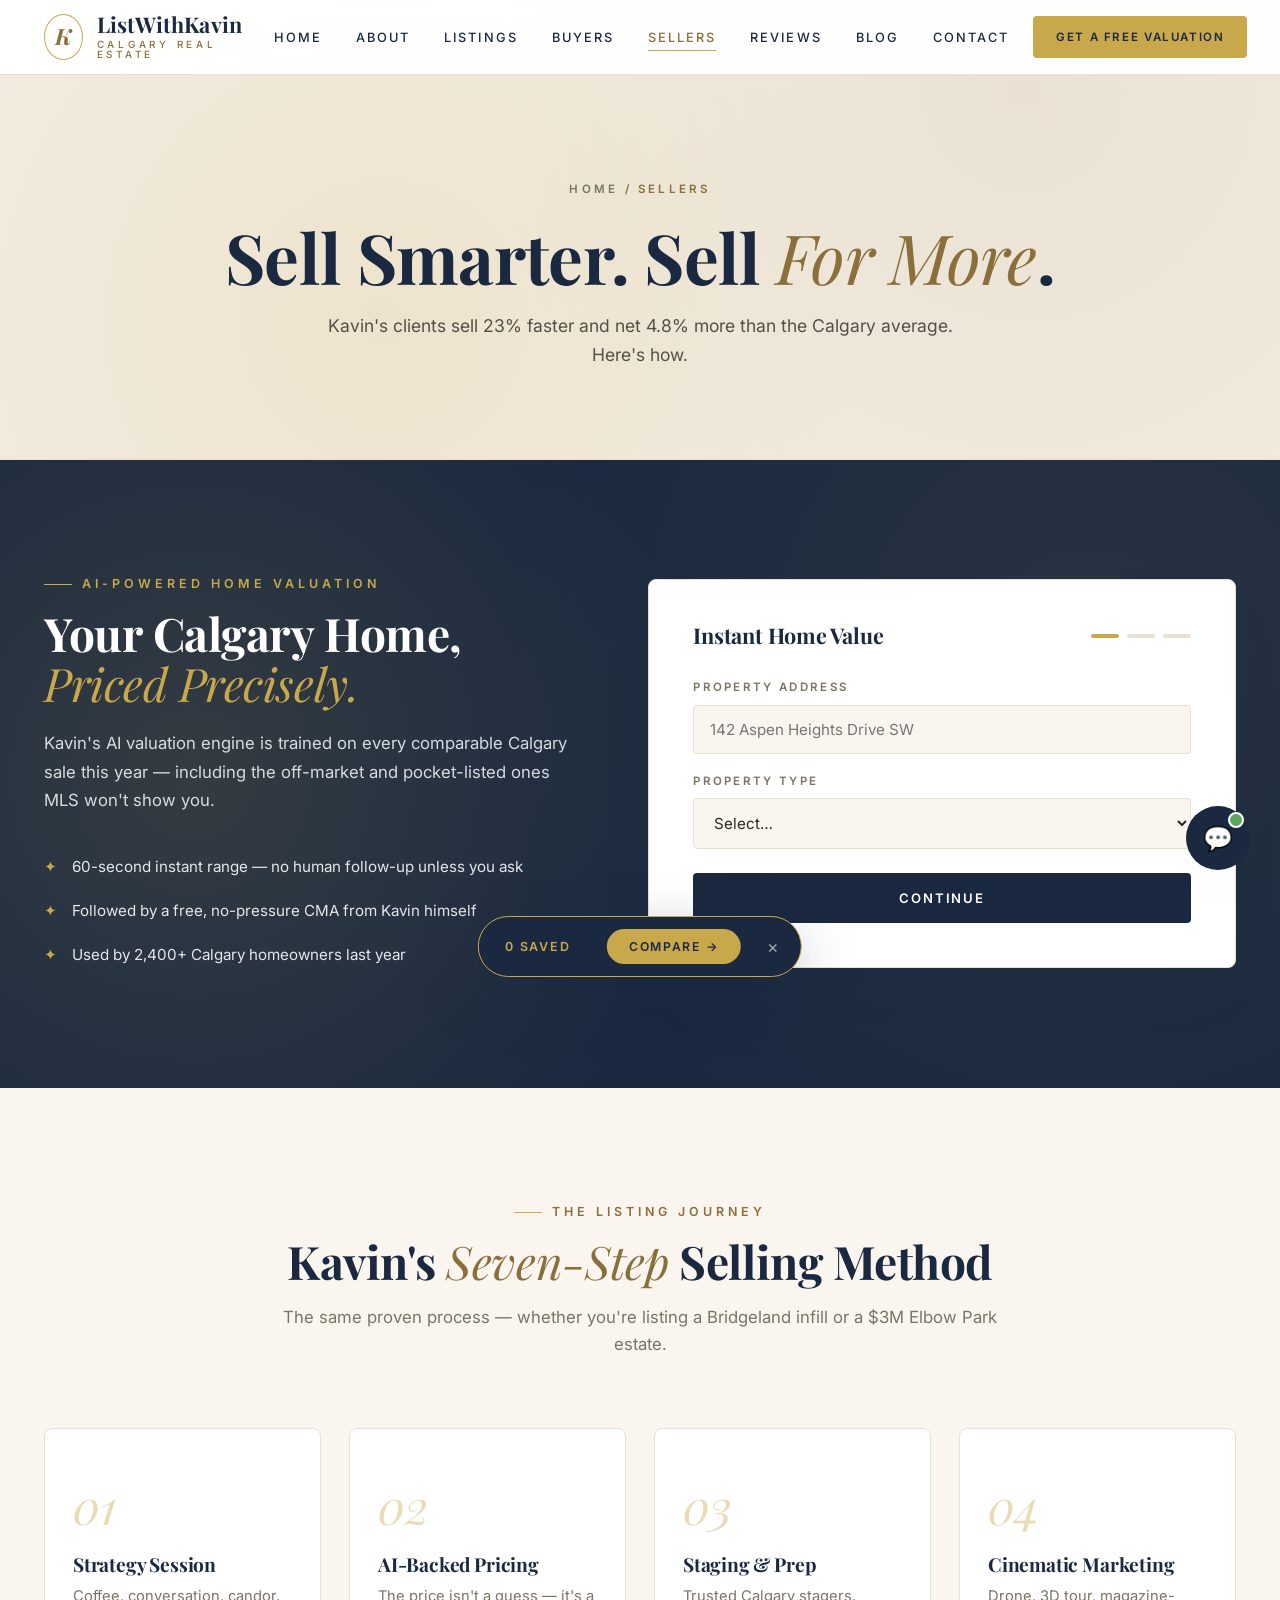
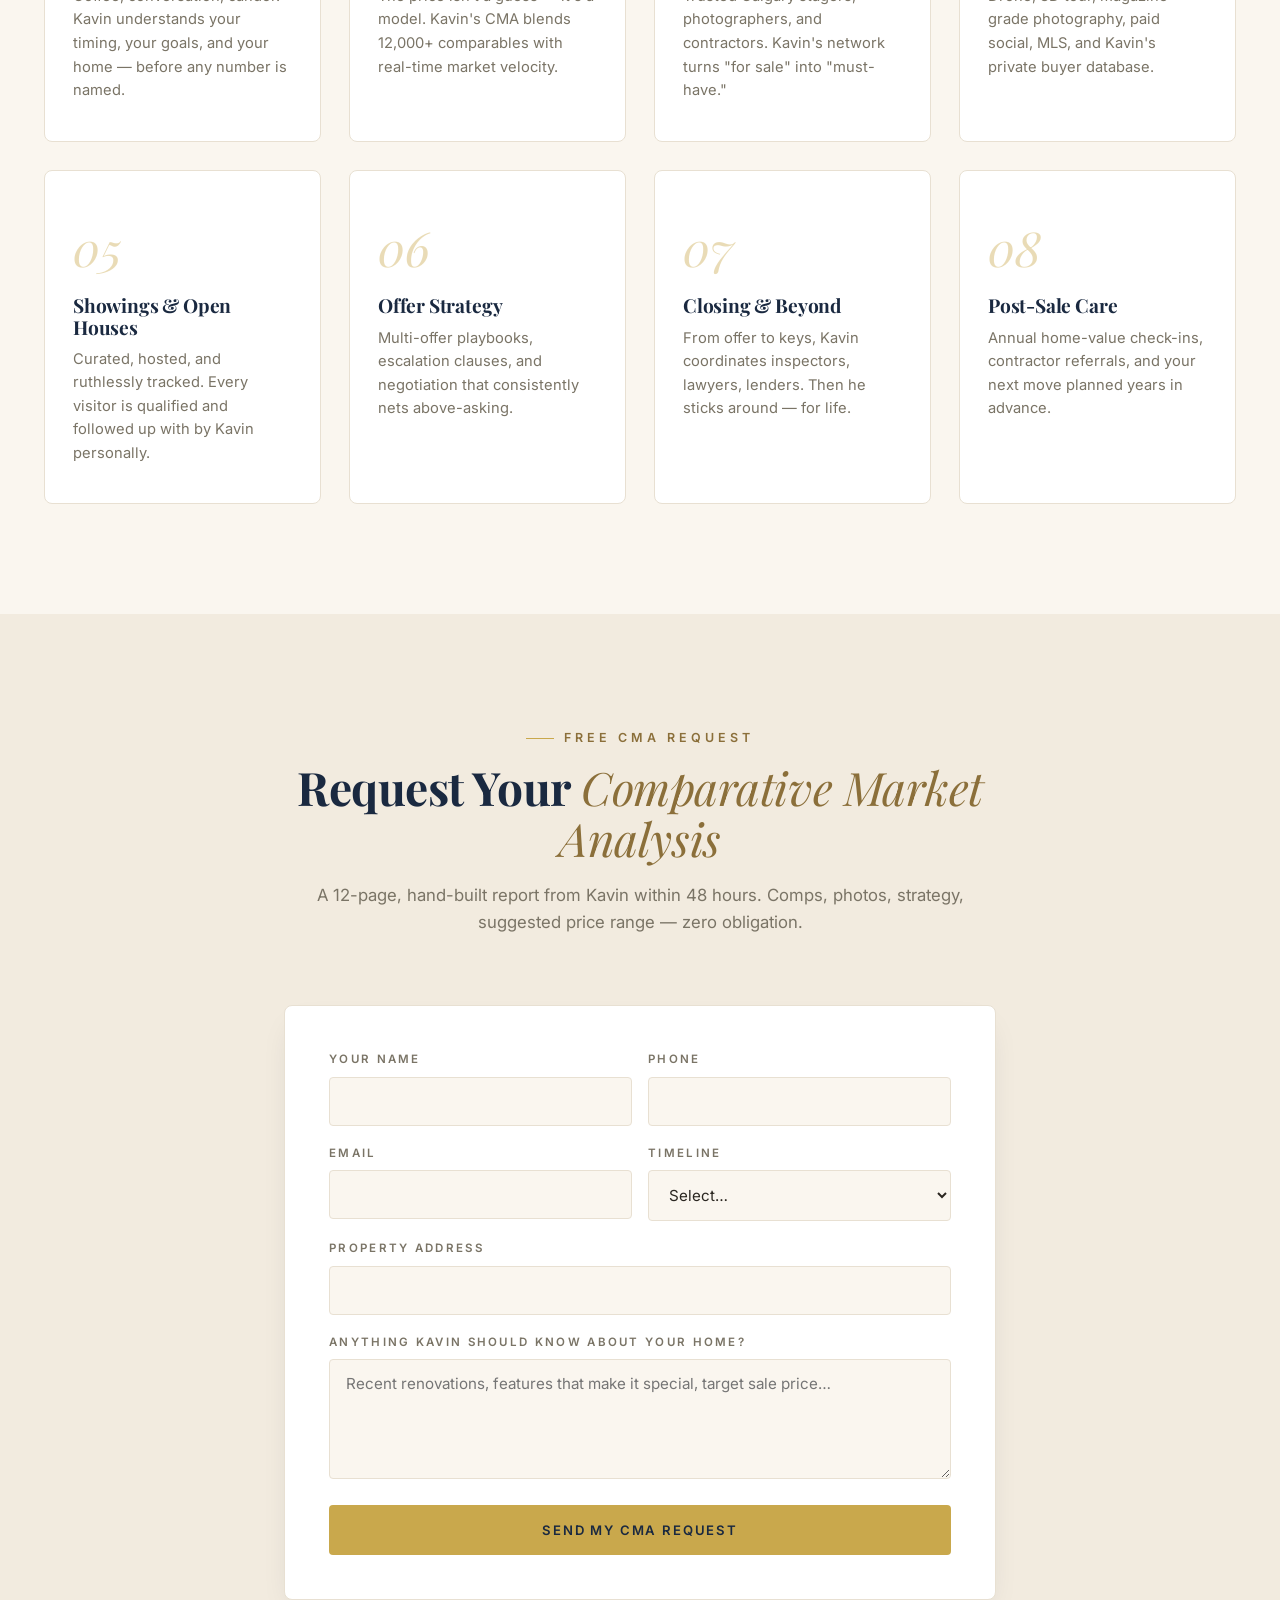
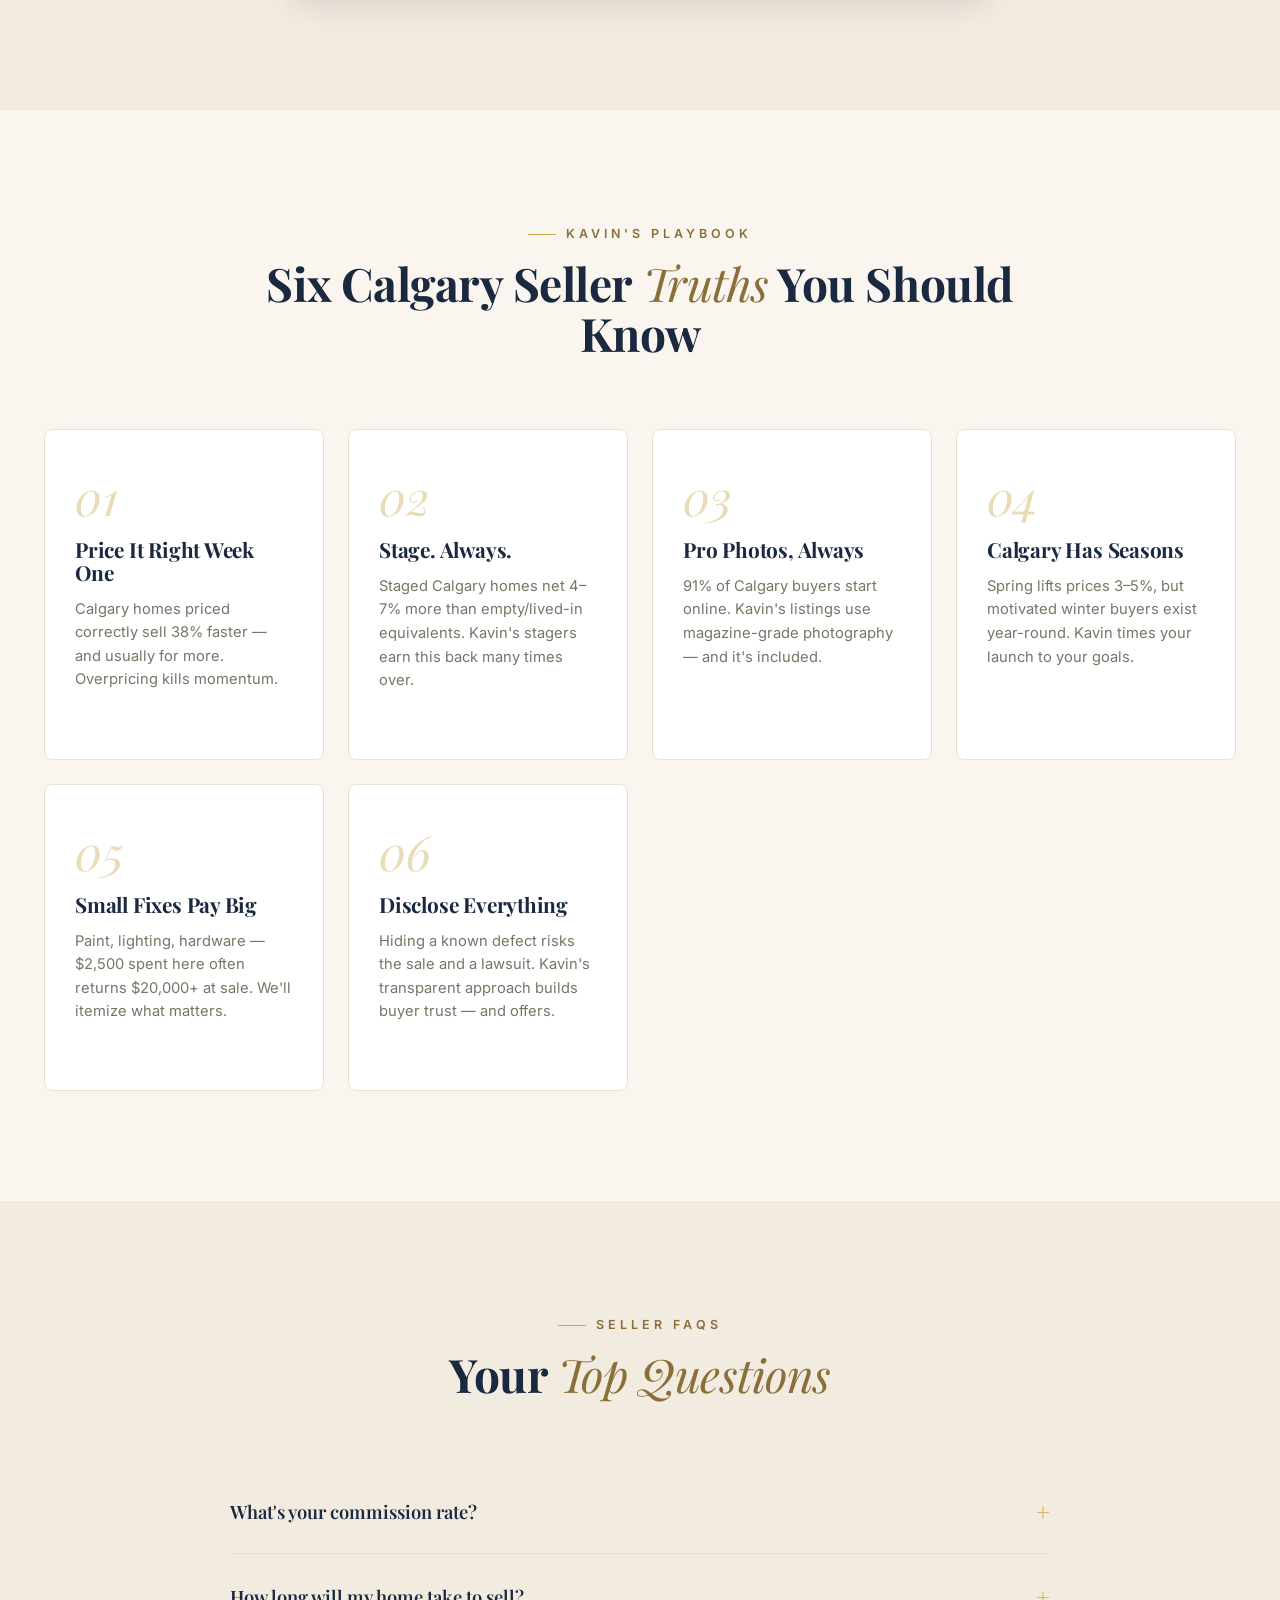
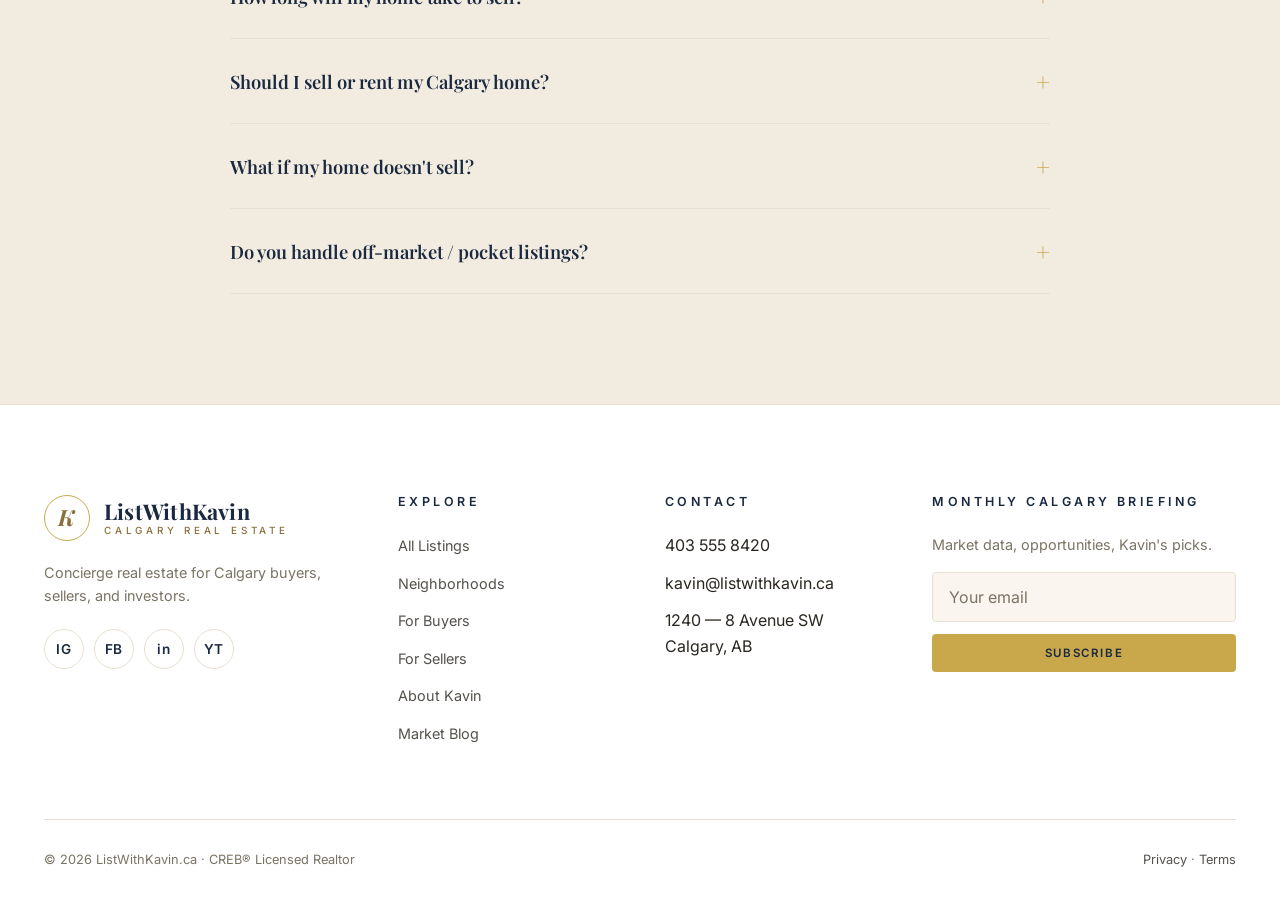
<file: sellers.html>
<!DOCTYPE html>
<html lang="en">
<head>
  <meta charset="UTF-8" />
  <meta name="viewport" content="width=device-width, initial-scale=1" />
  <title>Sell Your Calgary Home — Free AI Valuation &amp; CMA | ListWithKavin.ca</title>
  <meta name="description" content="Sell your Calgary home faster and for more. Get a free AI-powered valuation, request a full CMA, and learn Kavin's proven seller strategy." />
  <link rel="icon" type="image/svg+xml" href="favicon.svg" />
  <link rel="apple-touch-icon" href="favicon.svg" />
  <meta name="theme-color" content="#FAF6EF" />
  <meta property="og:image" content="og-image.svg" />
  <meta name="twitter:card" content="summary_large_image" />
  <meta name="twitter:image" content="og-image.svg" />
  <link rel="preconnect" href="https://fonts.googleapis.com" />
  <link rel="preconnect" href="https://fonts.gstatic.com" crossorigin />
  <link href="https://fonts.googleapis.com/css2?family=Inter:wght@400;500;600;700&family=Playfair+Display:ital,wght@0,400;0,600;0,700;1,400;1,600&display=swap" rel="stylesheet" />
  <link rel="stylesheet" href="styles.css" />
</head>
<body>

  <header class="site-header is-solid">
    <div class="container nav">
      <a href="index.html" class="logo">
        <span class="logo__mark">K</span>
        <span class="logo__txt"><span>ListWithKavin</span><span>Calgary Real Estate</span></span>
      </a>
      <ul class="nav__links" id="navLinks">
        <li><a href="index.html">Home</a></li>
        <li><a href="about.html">About</a></li>
        <li><a href="listings.html">Listings</a></li>
        <li><a href="buyers.html">Buyers</a></li>
        <li><a href="sellers.html">Sellers</a></li>
        <li><a href="testimonials.html">Reviews</a></li>
        <li><a href="blog.html">Blog</a></li>
        <li><a href="contact.html">Contact</a></li>
      </ul>
      <div class="nav__cta">
        <a href="#valuation" class="btn btn--gold btn--sm">Get a Free Valuation</a>
        <button class="nav-toggle" aria-label="Open menu"><span></span><span></span><span></span></button>
      </div>
    </div>
  </header>

  <section class="page-head">
    <div class="container page-head__inner">
      <div class="breadcrumb"><a href="index.html">Home</a> / Sellers</div>
      <h1>Sell Smarter. Sell <em>For More</em>.</h1>
      <p>Kavin's clients sell 23% faster and net 4.8% more than the Calgary average. Here's how.</p>
    </div>
  </section>

  <!-- VALUATION FORM -->
  <section class="section valuation-cta" id="valuation">
    <div class="container valuation-cta__inner">
      <div class="reveal">
        <span class="eyebrow">AI-Powered Home Valuation</span>
        <h2>Your Calgary Home, <em>Priced Precisely.</em></h2>
        <p>Kavin's AI valuation engine is trained on every comparable Calgary sale this year — including the off-market and pocket-listed ones MLS won't show you.</p>
        <ul class="valuation-cta__feats">
          <li>60-second instant range — no human follow-up unless you ask</li>
          <li>Followed by a free, no-pressure CMA from Kavin himself</li>
          <li>Used by 2,400+ Calgary homeowners last year</li>
        </ul>
      </div>

      <form class="val-form reveal delay-1" id="sellerValForm" data-mock>
        <div class="val-form__head">
          <h3>Instant Home Value</h3>
          <div class="val-form__steps"><span class="is-active"></span><span></span><span></span></div>
        </div>
        <div class="val-form__step is-active">
          <div class="field-group">
            <label for="sf1Addr">Property Address</label>
            <input id="sf1Addr" name="address" type="text" required placeholder="142 Aspen Heights Drive SW" />
          </div>
          <div class="field-group">
            <label for="sf1Type">Property Type</label>
            <select id="sf1Type" name="type" required>
              <option value="">Select…</option>
              <option value="Detached">Detached</option>
              <option value="Semi">Semi-Detached</option>
              <option value="Townhouse">Townhouse</option>
              <option value="Condo">Condo</option>
            </select>
          </div>
          <div class="val-form__nav"><button type="button" class="btn btn--navy btn--block" data-next>Continue</button></div>
        </div>
        <div class="val-form__step">
          <div class="field-row">
            <div class="field-group"><label for="sf2Beds">Bedrooms</label><input id="sf2Beds" name="beds" type="number" min="1" required value="3" /></div>
            <div class="field-group"><label for="sf2Baths">Bathrooms</label><input id="sf2Baths" name="baths" type="number" min="1" step="0.5" required value="2" /></div>
          </div>
          <div class="field-group"><label for="sf2Sqft">Square Footage</label><input id="sf2Sqft" name="sqft" type="number" required value="1800" /></div>
          <div class="val-form__nav">
            <button type="button" class="btn btn--ghost-dark" data-back>← Back</button>
            <button type="button" class="btn btn--navy" data-next>Continue</button>
          </div>
        </div>
        <div class="val-form__step">
          <div class="field-group">
            <label for="sf3Cond">Overall Condition</label>
            <select id="sf3Cond" name="condition" required>
              <option value="excellent">Excellent — recently renovated</option>
              <option value="good" selected>Good — well maintained</option>
              <option value="fair">Fair — needs some updates</option>
              <option value="dated">Dated — needs renovation</option>
            </select>
          </div>
          <div class="field-group"><label for="sf3Email">Email (for your full CMA)</label><input id="sf3Email" name="email" type="email" required placeholder="you@email.com" /></div>
          <div class="val-form__nav">
            <button type="button" class="btn btn--ghost-dark" data-back>← Back</button>
            <button type="button" class="btn btn--gold" data-submit>Get My Estimate</button>
          </div>
        </div>
        <div class="val-result"></div>
      </form>
    </div>
  </section>

  <!-- SELLER PROCESS -->
  <section class="section">
    <div class="container">
      <div class="section-head reveal">
        <span class="eyebrow">The Listing Journey</span>
        <h2>Kavin's <em>Seven-Step</em> Selling Method</h2>
        <p>The same proven process — whether you're listing a Bridgeland infill or a $3M Elbow Park estate.</p>
      </div>
      <div class="steps">
        <div class="step reveal"><h3>Strategy Session</h3><p>Coffee, conversation, candor. Kavin understands your timing, your goals, and your home — before any number is named.</p></div>
        <div class="step reveal delay-1"><h3>AI-Backed Pricing</h3><p>The price isn't a guess — it's a model. Kavin's CMA blends 12,000+ comparables with real-time market velocity.</p></div>
        <div class="step reveal delay-2"><h3>Staging &amp; Prep</h3><p>Trusted Calgary stagers, photographers, and contractors. Kavin's network turns "for sale" into "must-have."</p></div>
        <div class="step reveal delay-3"><h3>Cinematic Marketing</h3><p>Drone, 3D tour, magazine-grade photography, paid social, MLS, and Kavin's private buyer database.</p></div>
        <div class="step reveal"><h3>Showings &amp; Open Houses</h3><p>Curated, hosted, and ruthlessly tracked. Every visitor is qualified and followed up with by Kavin personally.</p></div>
        <div class="step reveal delay-1"><h3>Offer Strategy</h3><p>Multi-offer playbooks, escalation clauses, and negotiation that consistently nets above-asking.</p></div>
        <div class="step reveal delay-2"><h3>Closing &amp; Beyond</h3><p>From offer to keys, Kavin coordinates inspectors, lawyers, lenders. Then he sticks around — for life.</p></div>
        <div class="step reveal delay-3"><h3>Post-Sale Care</h3><p>Annual home-value check-ins, contractor referrals, and your next move planned years in advance.</p></div>
      </div>
    </div>
  </section>

  <!-- CMA REQUEST -->
  <section class="section bg-light" id="cma">
    <div class="container" style="max-width:760px;">
      <div class="section-head reveal">
        <span class="eyebrow">Free CMA Request</span>
        <h2>Request Your <em>Comparative Market Analysis</em></h2>
        <p>A 12-page, hand-built report from Kavin within 48 hours. Comps, photos, strategy, suggested price range — zero obligation.</p>
      </div>

      <form class="contact-form reveal" data-mock data-success="cmaSuccess">
        <div class="field-row">
          <div class="field-group"><label>Your Name</label><input name="name" type="text" required /></div>
          <div class="field-group"><label>Phone</label><input name="phone" type="tel" required /></div>
        </div>
        <div class="field-row">
          <div class="field-group"><label>Email</label><input name="email" type="email" required /></div>
          <div class="field-group"><label>Timeline</label>
            <select name="timeline" required>
              <option value="">Select…</option>
              <option>Within 30 days</option>
              <option>1–3 months</option>
              <option>3–6 months</option>
              <option>Just curious</option>
            </select>
          </div>
        </div>
        <div class="field-group"><label>Property Address</label><input name="address" type="text" required /></div>
        <div class="field-group"><label>Anything Kavin should know about your home?</label><textarea name="message" placeholder="Recent renovations, features that make it special, target sale price…"></textarea></div>
        <button class="btn btn--gold btn--block" type="submit">Send My CMA Request</button>
      </form>

      <div id="cmaSuccess" style="display:none;text-align:center;padding:60px 30px;background:var(--white);border-radius:10px;box-shadow:var(--shadow-md);">
        <div style="font-size:3rem;color:var(--gold);margin-bottom:10px;">✦</div>
        <h3 style="margin-bottom:14px;">Your CMA is on the way.</h3>
        <p style="color:var(--muted);">Kavin will personally email your full Comparative Market Analysis within 48 hours. Watch for a confirmation text shortly.</p>
      </div>
    </div>
  </section>

  <!-- STAGING + PRICING TIPS -->
  <section class="section">
    <div class="container">
      <div class="section-head reveal">
        <span class="eyebrow">Kavin's Playbook</span>
        <h2>Six Calgary Seller <em>Truths</em> You Should Know</h2>
      </div>
      <div class="audience-grid">
        <div class="audience-card reveal"><div class="audience-card__num">01</div><h3>Price It Right Week One</h3><p>Calgary homes priced correctly sell 38% faster — and usually for more. Overpricing kills momentum.</p></div>
        <div class="audience-card reveal delay-1"><div class="audience-card__num">02</div><h3>Stage. Always.</h3><p>Staged Calgary homes net 4–7% more than empty/lived-in equivalents. Kavin's stagers earn this back many times over.</p></div>
        <div class="audience-card reveal delay-2"><div class="audience-card__num">03</div><h3>Pro Photos, Always</h3><p>91% of Calgary buyers start online. Kavin's listings use magazine-grade photography — and it's included.</p></div>
        <div class="audience-card reveal delay-3"><div class="audience-card__num">04</div><h3>Calgary Has Seasons</h3><p>Spring lifts prices 3–5%, but motivated winter buyers exist year-round. Kavin times your launch to your goals.</p></div>
        <div class="audience-card reveal"><div class="audience-card__num">05</div><h3>Small Fixes Pay Big</h3><p>Paint, lighting, hardware — $2,500 spent here often returns $20,000+ at sale. We'll itemize what matters.</p></div>
        <div class="audience-card reveal delay-1"><div class="audience-card__num">06</div><h3>Disclose Everything</h3><p>Hiding a known defect risks the sale and a lawsuit. Kavin's transparent approach builds buyer trust — and offers.</p></div>
      </div>
    </div>
  </section>

  <!-- FAQ -->
  <section class="section bg-light">
    <div class="container">
      <div class="section-head reveal">
        <span class="eyebrow">Seller FAQs</span>
        <h2>Your <em>Top Questions</em></h2>
      </div>
      <div class="accordion reveal">
        <div class="accordion__item">
          <button class="accordion__btn">What's your commission rate?</button>
          <div class="accordion__body"><p>Kavin's listing fee is competitive with Calgary's top realtors and includes professional staging, photography, drone, 3D tour, paid marketing, and his proven negotiation. The exact rate depends on your home and strategy — discussed transparently in your strategy session.</p></div>
        </div>
        <div class="accordion__item">
          <button class="accordion__btn">How long will my home take to sell?</button>
          <div class="accordion__body"><p>Kavin's average days-on-market is 18 days — vs. Calgary's market average of 32. Luxury homes and unique properties sometimes take longer; the right buyer for the right home is always worth the patience.</p></div>
        </div>
        <div class="accordion__item">
          <button class="accordion__btn">Should I sell or rent my Calgary home?</button>
          <div class="accordion__body"><p>It depends on cash flow, capital gains, and your long-term plan. Kavin runs the math for free — including rental yield projections and 5- and 10-year scenarios — before any commitment.</p></div>
        </div>
        <div class="accordion__item">
          <button class="accordion__btn">What if my home doesn't sell?</button>
          <div class="accordion__body"><p>It almost never happens — but if it does, you're never stuck. Kavin's contract includes flexible exit options. He'd rather rebuild trust than trap you in a listing.</p></div>
        </div>
        <div class="accordion__item">
          <button class="accordion__btn">Do you handle off-market / pocket listings?</button>
          <div class="accordion__body"><p>Yes. For luxury and discretion-sensitive sellers, Kavin can quietly shop your home to a private buyer network before any public listing. Many Aspen Woods and Elbow Park sales happen this way.</p></div>
        </div>
      </div>
    </div>
  </section>

  <!-- FOOTER + CHATBOT + LIGHTBOX -->
  <footer class="site-footer">
    <div class="container">
      <div class="footer-grid">
        <div>
          <a href="index.html" class="logo"><span class="logo__mark">K</span><span class="logo__txt"><span>ListWithKavin</span><span>Calgary Real Estate</span></span></a>
          <p style="margin-top:20px;max-width:300px;">Concierge real estate for Calgary buyers, sellers, and investors.</p>
          <div class="footer-social"><a href="#">IG</a><a href="#">FB</a><a href="#">in</a><a href="#">YT</a></div>
        </div>
        <div><h4>Explore</h4><ul><li><a href="listings.html">All Listings</a></li><li><a href="neighborhoods.html">Neighborhoods</a></li><li><a href="buyers.html">For Buyers</a></li><li><a href="sellers.html">For Sellers</a></li><li><a href="about.html">About Kavin</a></li><li><a href="blog.html">Market Blog</a></li></ul></div>
        <div><h4>Contact</h4><ul><li>403 555 8420</li><li>kavin@listwithkavin.ca</li><li>1240 — 8 Avenue SW<br/>Calgary, AB</li></ul></div>
        <div class="footer-newsletter">
          <h4>Monthly Calgary Briefing</h4>
          <p style="margin-bottom:16px;">Market data, opportunities, Kavin's picks.</p>
          <form data-mock><input type="email" placeholder="Your email" required /><button type="submit" class="btn btn--gold btn--block btn--sm">Subscribe</button></form>
        </div>
      </div>
      <div class="footer-bottom"><div>© 2026 ListWithKavin.ca · CREB® Licensed Realtor</div><div><a href="privacy.html">Privacy</a> · <a href="terms.html">Terms</a></div></div>
    </div>
  </footer>

  <div class="chatbot" id="chatbot">
    <button class="chatbot__toggle" aria-label="Chat">💬</button>
    <div class="chatbot__panel">
      <div class="chatbot__head"><div class="chatbot__head__avatar">K</div><div><div class="chatbot__head__name">Kavin's AI Assistant</div><div class="chatbot__head__status">Typically replies instantly</div></div></div>
      <div class="chatbot__body" id="chatBody"></div>
      <div class="chat-options" id="chatOptions"></div>
      <div class="chatbot__input"><input id="chatInput" type="text" placeholder="Ask me anything…" /><button id="chatSend">→</button></div>
    </div>
  </div>

  <script src="listings.js"></script>
  <script src="main.js"></script>
</body>
</html>
</file>
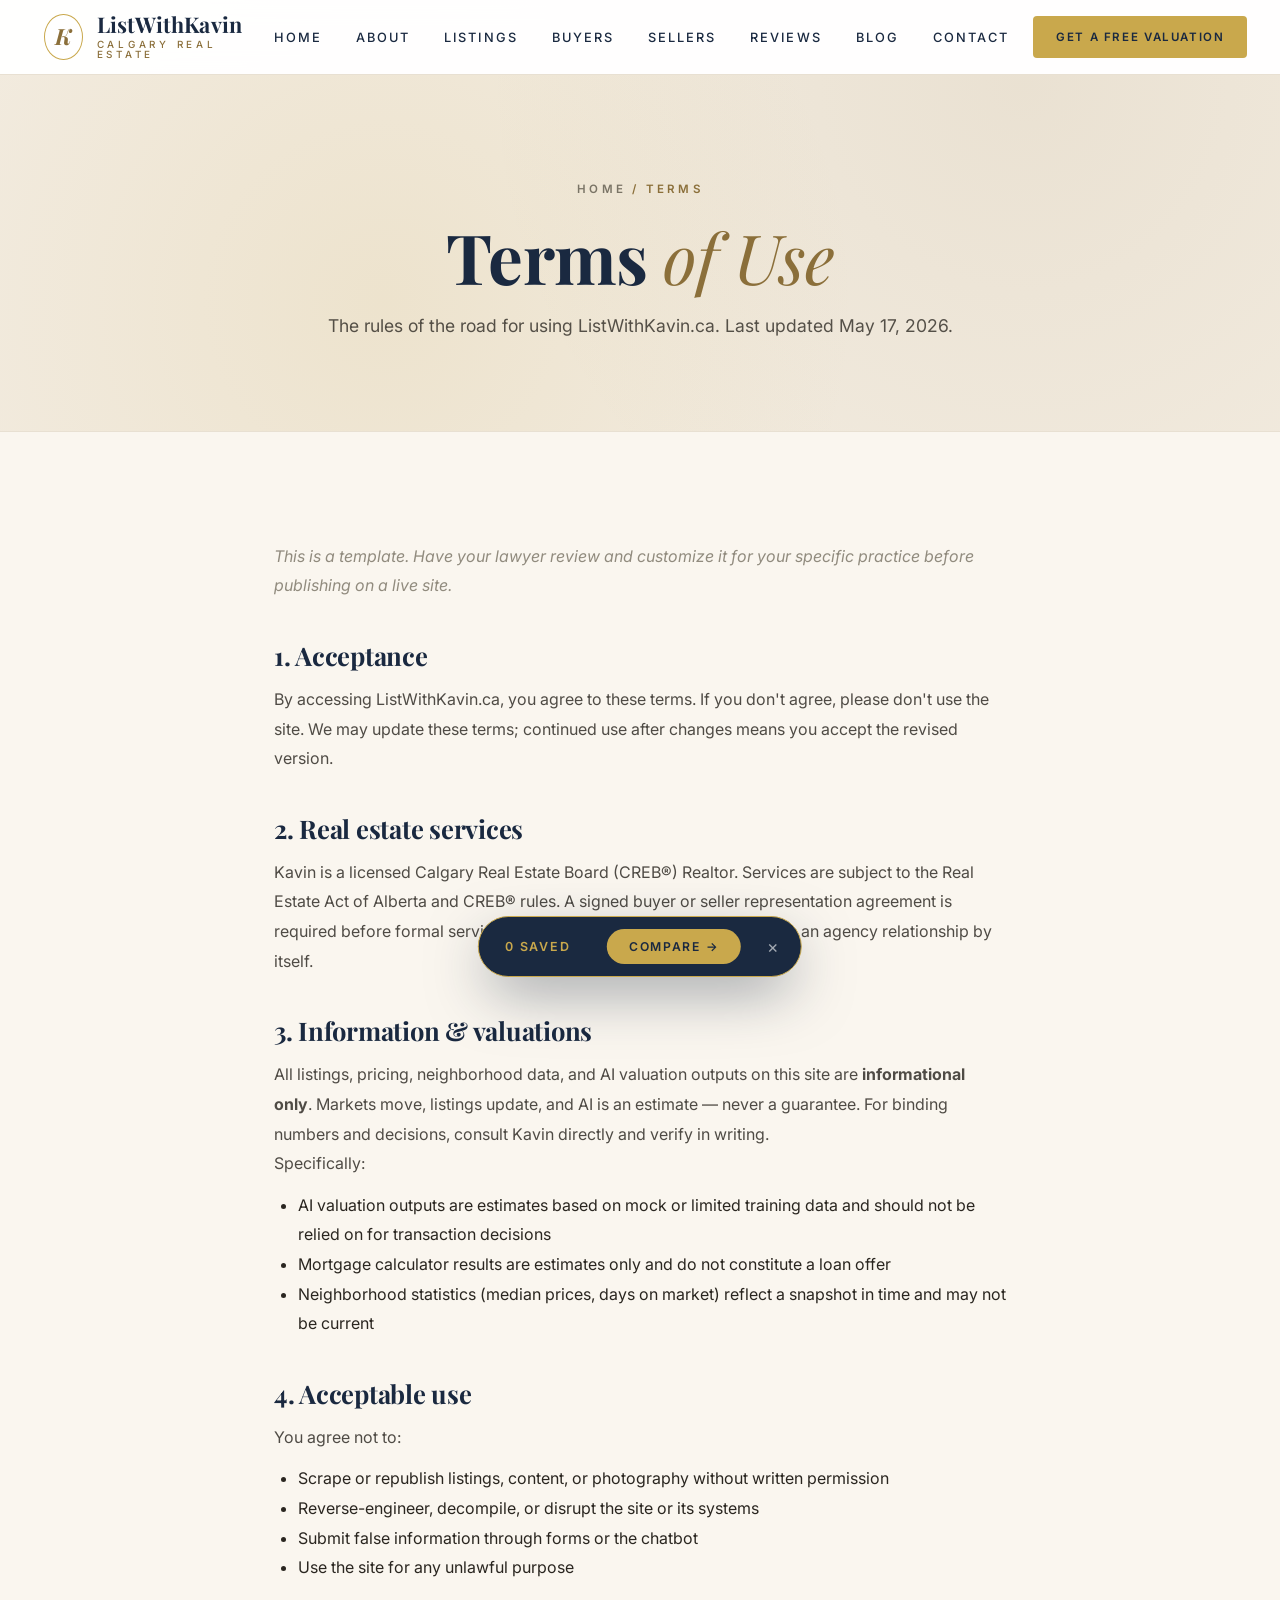
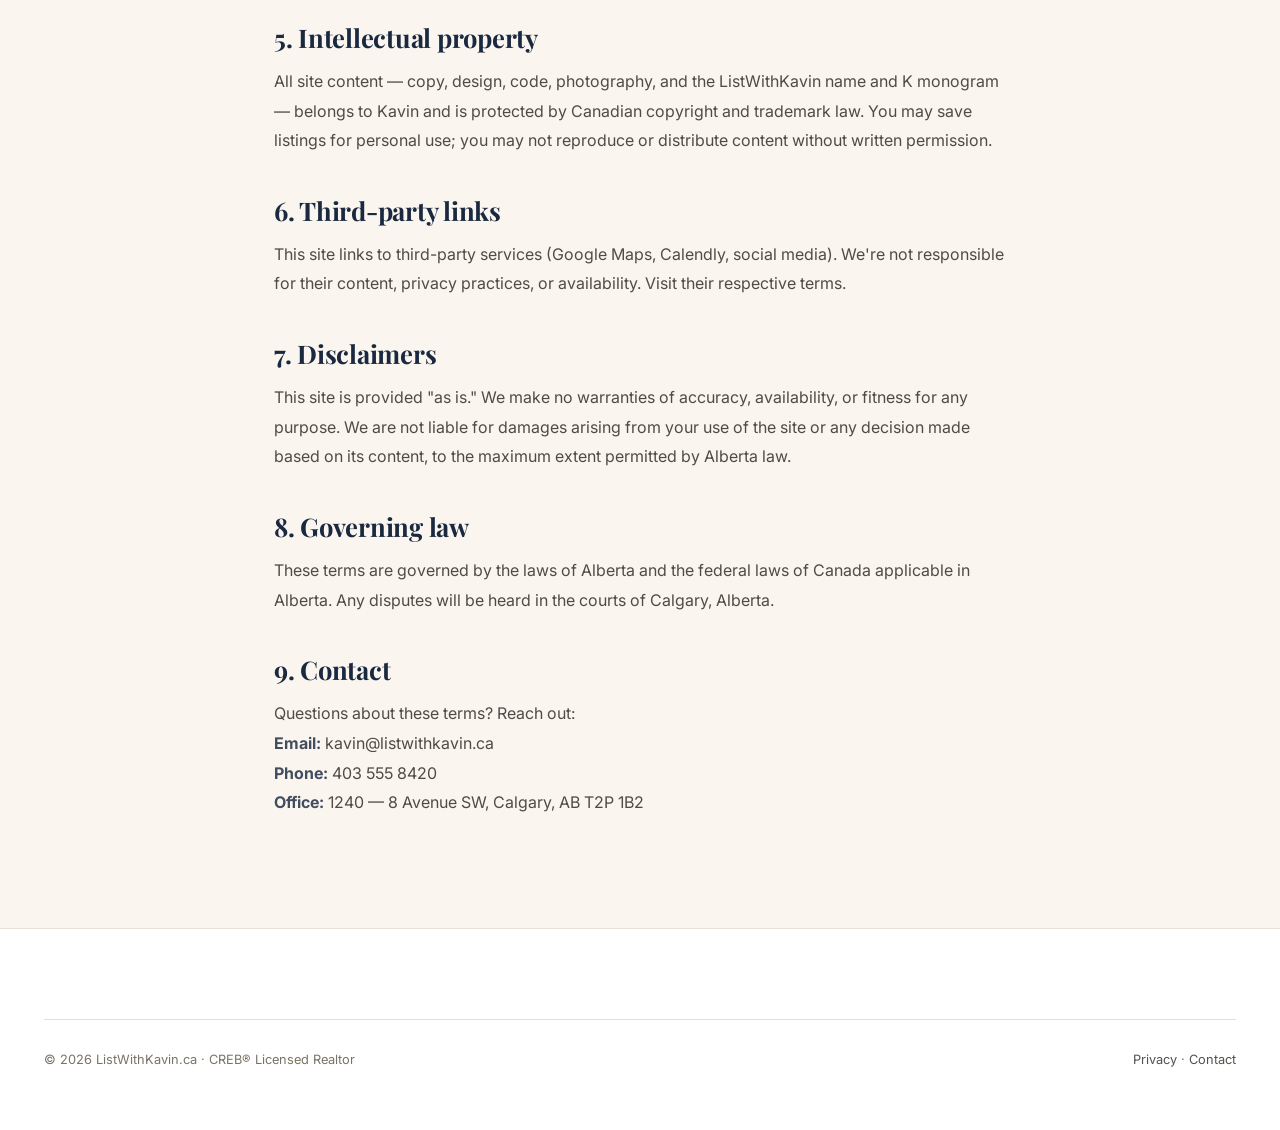
<file: terms.html>
<!DOCTYPE html>
<html lang="en">
<head>
  <meta charset="UTF-8" />
  <meta name="viewport" content="width=device-width, initial-scale=1" />
  <title>Terms of Use — ListWithKavin.ca</title>
  <meta name="description" content="Terms governing your use of ListWithKavin.ca and the services Kavin provides." />
  <meta name="robots" content="noindex,follow" />
  <link rel="icon" type="image/svg+xml" href="favicon.svg" />
  <meta name="theme-color" content="#FAF6EF" />
  <link rel="preconnect" href="https://fonts.googleapis.com" />
  <link rel="preconnect" href="https://fonts.gstatic.com" crossorigin />
  <link href="https://fonts.googleapis.com/css2?family=Inter:wght@400;500;600;700&family=Playfair+Display:ital,wght@0,400;0,700;1,400&display=swap" rel="stylesheet" />
  <link rel="stylesheet" href="styles.css" />
</head>
<body>

  <header class="site-header is-solid">
    <div class="container nav">
      <a href="index.html" class="logo">
        <span class="logo__mark">K</span>
        <span class="logo__txt"><span>ListWithKavin</span><span>Calgary Real Estate</span></span>
      </a>
      <ul class="nav__links">
        <li><a href="index.html">Home</a></li>
        <li><a href="about.html">About</a></li>
        <li><a href="listings.html">Listings</a></li>
        <li><a href="buyers.html">Buyers</a></li>
        <li><a href="sellers.html">Sellers</a></li>
        <li><a href="testimonials.html">Reviews</a></li>
        <li><a href="blog.html">Blog</a></li>
        <li><a href="contact.html">Contact</a></li>
      </ul>
      <div class="nav__cta">
        <a href="sellers.html#valuation" class="btn btn--gold btn--sm">Get a Free Valuation</a>
        <button class="nav-toggle" aria-label="Open menu"><span></span><span></span><span></span></button>
      </div>
    </div>
  </header>

  <section class="page-head">
    <div class="container page-head__inner">
      <div class="breadcrumb"><a href="index.html">Home</a> / Terms</div>
      <h1>Terms <em>of Use</em></h1>
      <p>The rules of the road for using ListWithKavin.ca. Last updated May 17, 2026.</p>
    </div>
  </section>

  <section class="section">
    <div class="container" style="max-width:780px;">
      <article class="reveal" style="font-size:1rem;line-height:1.85;color:var(--charcoal);">

        <p style="font-style:italic;color:var(--muted);margin-bottom:30px;">
          This is a template. Have your lawyer review and customize it for your specific practice before publishing on a live site.
        </p>

        <h2 style="font-size:1.6rem;margin:40px 0 16px;">1. Acceptance</h2>
        <p>By accessing ListWithKavin.ca, you agree to these terms. If you don't agree, please don't use the site. We may update these terms; continued use after changes means you accept the revised version.</p>

        <h2 style="font-size:1.6rem;margin:40px 0 16px;">2. Real estate services</h2>
        <p>Kavin is a licensed Calgary Real Estate Board (CREB®) Realtor. Services are subject to the Real Estate Act of Alberta and CREB® rules. A signed buyer or seller representation agreement is required before formal service begins. Nothing on this website creates an agency relationship by itself.</p>

        <h2 style="font-size:1.6rem;margin:40px 0 16px;">3. Information &amp; valuations</h2>
        <p>All listings, pricing, neighborhood data, and AI valuation outputs on this site are <strong>informational only</strong>. Markets move, listings update, and AI is an estimate — never a guarantee. For binding numbers and decisions, consult Kavin directly and verify in writing.</p>
        <p>Specifically:</p>
        <ul style="padding-left:24px;margin:12px 0 20px;">
          <li>AI valuation outputs are estimates based on mock or limited training data and should not be relied on for transaction decisions</li>
          <li>Mortgage calculator results are estimates only and do not constitute a loan offer</li>
          <li>Neighborhood statistics (median prices, days on market) reflect a snapshot in time and may not be current</li>
        </ul>

        <h2 style="font-size:1.6rem;margin:40px 0 16px;">4. Acceptable use</h2>
        <p>You agree not to:</p>
        <ul style="padding-left:24px;margin:12px 0 20px;">
          <li>Scrape or republish listings, content, or photography without written permission</li>
          <li>Reverse-engineer, decompile, or disrupt the site or its systems</li>
          <li>Submit false information through forms or the chatbot</li>
          <li>Use the site for any unlawful purpose</li>
        </ul>

        <h2 style="font-size:1.6rem;margin:40px 0 16px;">5. Intellectual property</h2>
        <p>All site content — copy, design, code, photography, and the ListWithKavin name and K monogram — belongs to Kavin and is protected by Canadian copyright and trademark law. You may save listings for personal use; you may not reproduce or distribute content without written permission.</p>

        <h2 style="font-size:1.6rem;margin:40px 0 16px;">6. Third-party links</h2>
        <p>This site links to third-party services (Google Maps, Calendly, social media). We're not responsible for their content, privacy practices, or availability. Visit their respective terms.</p>

        <h2 style="font-size:1.6rem;margin:40px 0 16px;">7. Disclaimers</h2>
        <p>This site is provided "as is." We make no warranties of accuracy, availability, or fitness for any purpose. We are not liable for damages arising from your use of the site or any decision made based on its content, to the maximum extent permitted by Alberta law.</p>

        <h2 style="font-size:1.6rem;margin:40px 0 16px;">8. Governing law</h2>
        <p>These terms are governed by the laws of Alberta and the federal laws of Canada applicable in Alberta. Any disputes will be heard in the courts of Calgary, Alberta.</p>

        <h2 style="font-size:1.6rem;margin:40px 0 16px;">9. Contact</h2>
        <p>Questions about these terms? Reach out:</p>
        <p><strong style="color:var(--navy);">Email:</strong> kavin@listwithkavin.ca<br/>
           <strong style="color:var(--navy);">Phone:</strong> 403 555 8420<br/>
           <strong style="color:var(--navy);">Office:</strong> 1240 — 8 Avenue SW, Calgary, AB T2P 1B2</p>
      </article>
    </div>
  </section>

  <footer class="site-footer">
    <div class="container">
      <div class="footer-bottom" style="padding:30px 0;border-top:1px solid var(--taupe);">
        <div>© 2026 ListWithKavin.ca · CREB® Licensed Realtor</div>
        <div><a href="privacy.html">Privacy</a> · <a href="contact.html">Contact</a></div>
      </div>
    </div>
  </footer>

  <script src="main.js"></script>
</body>
</html>
</file>
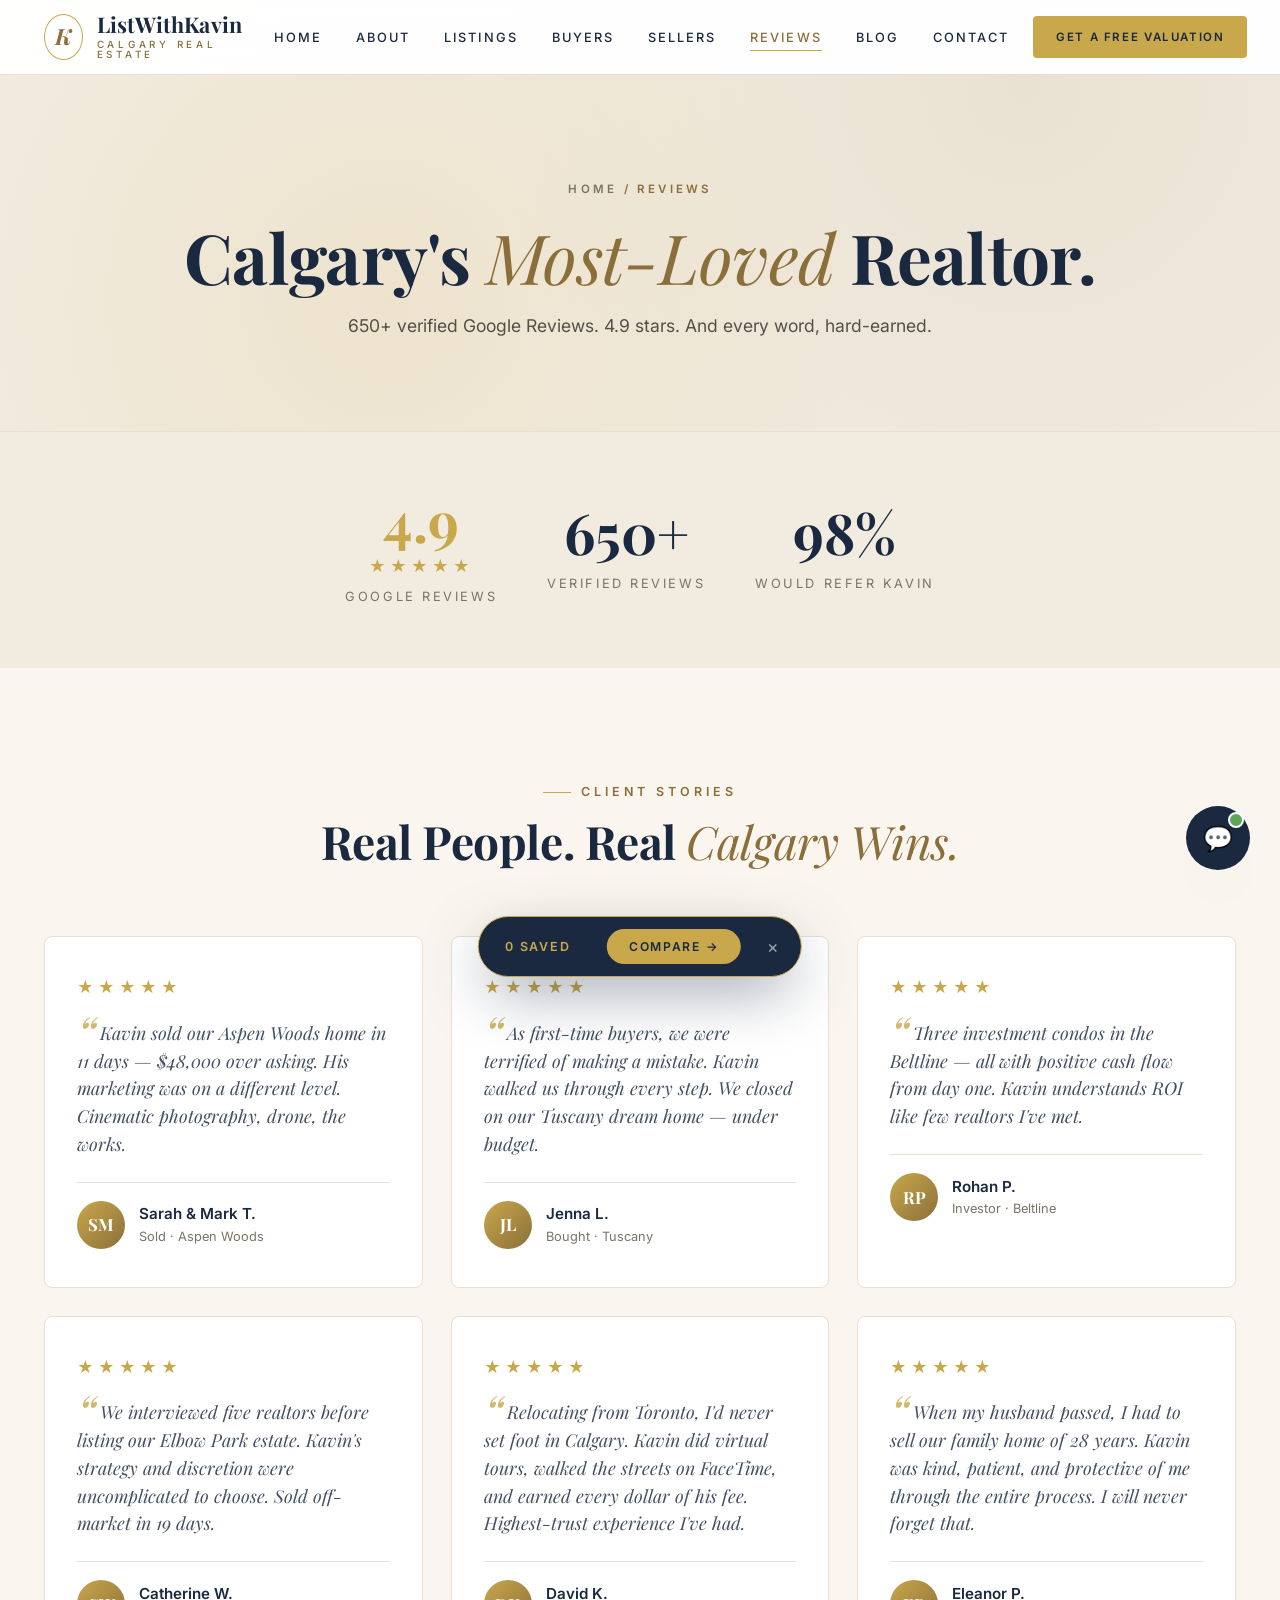
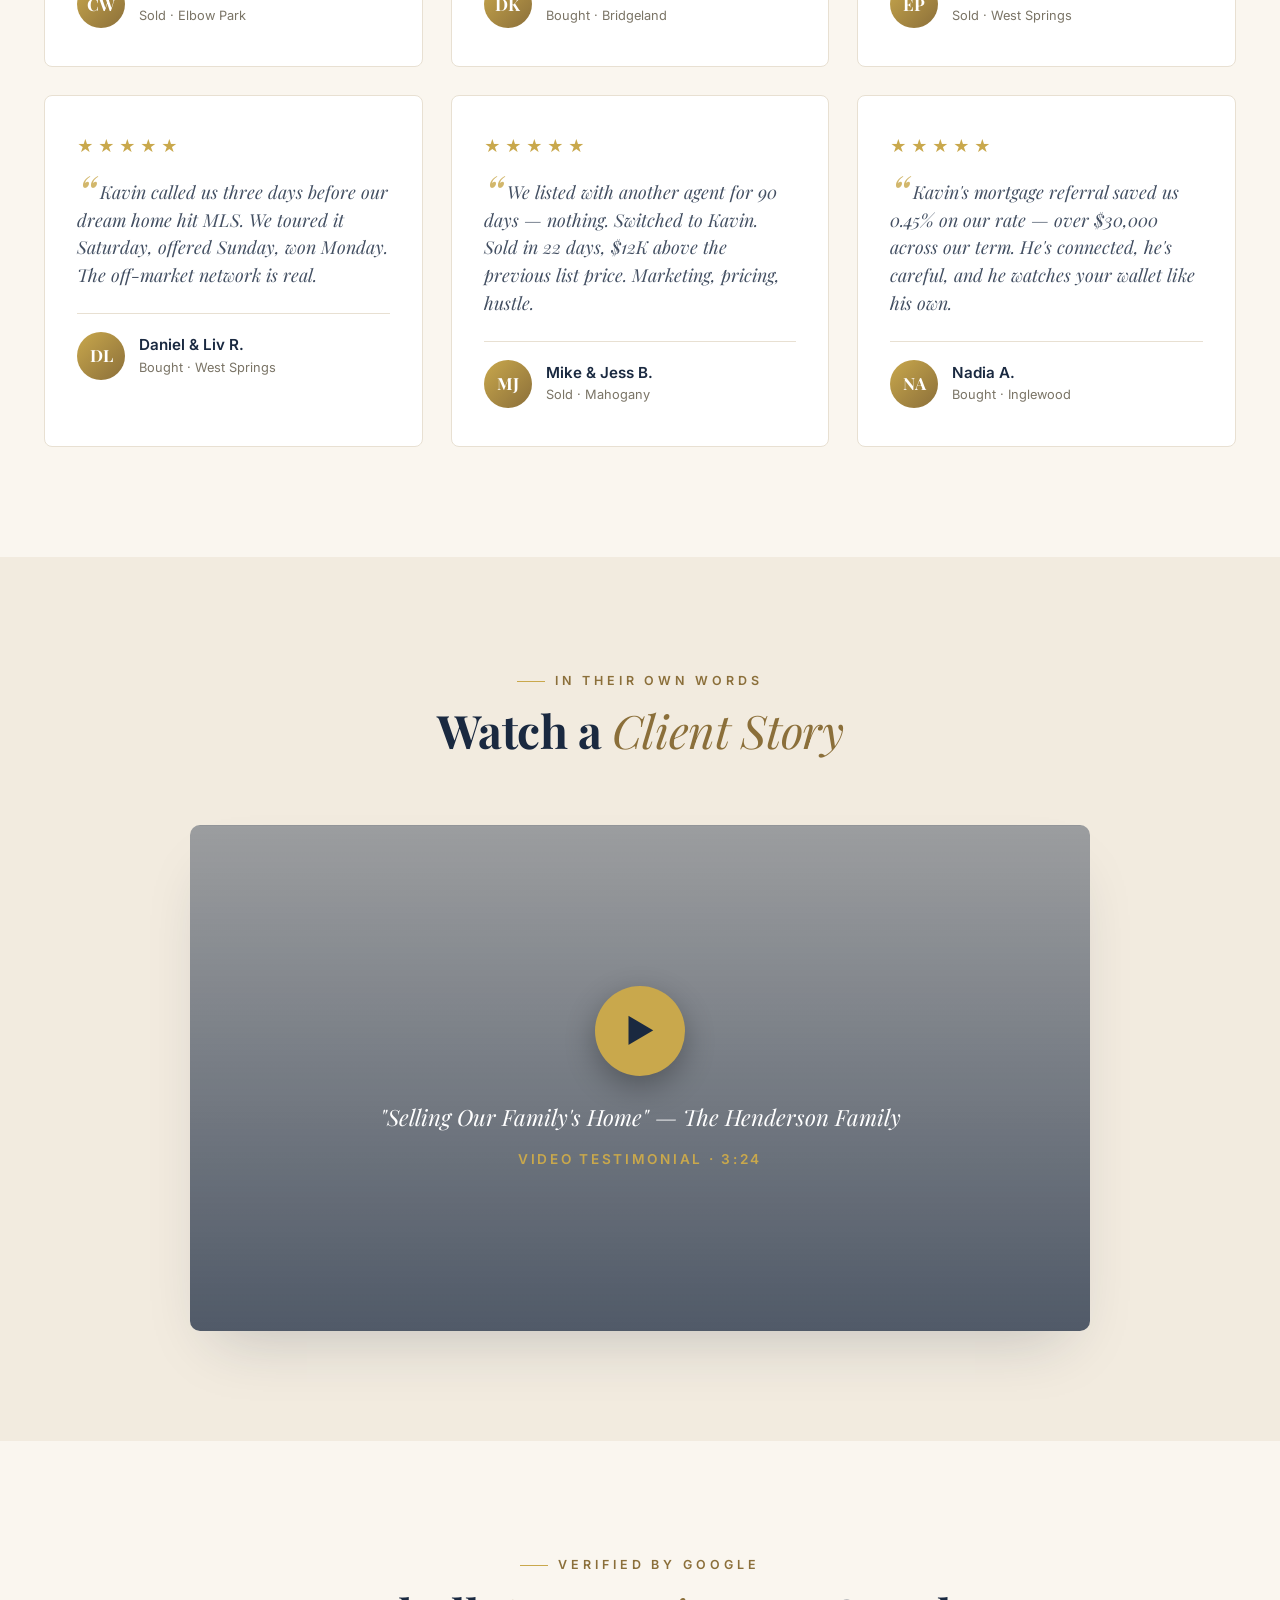
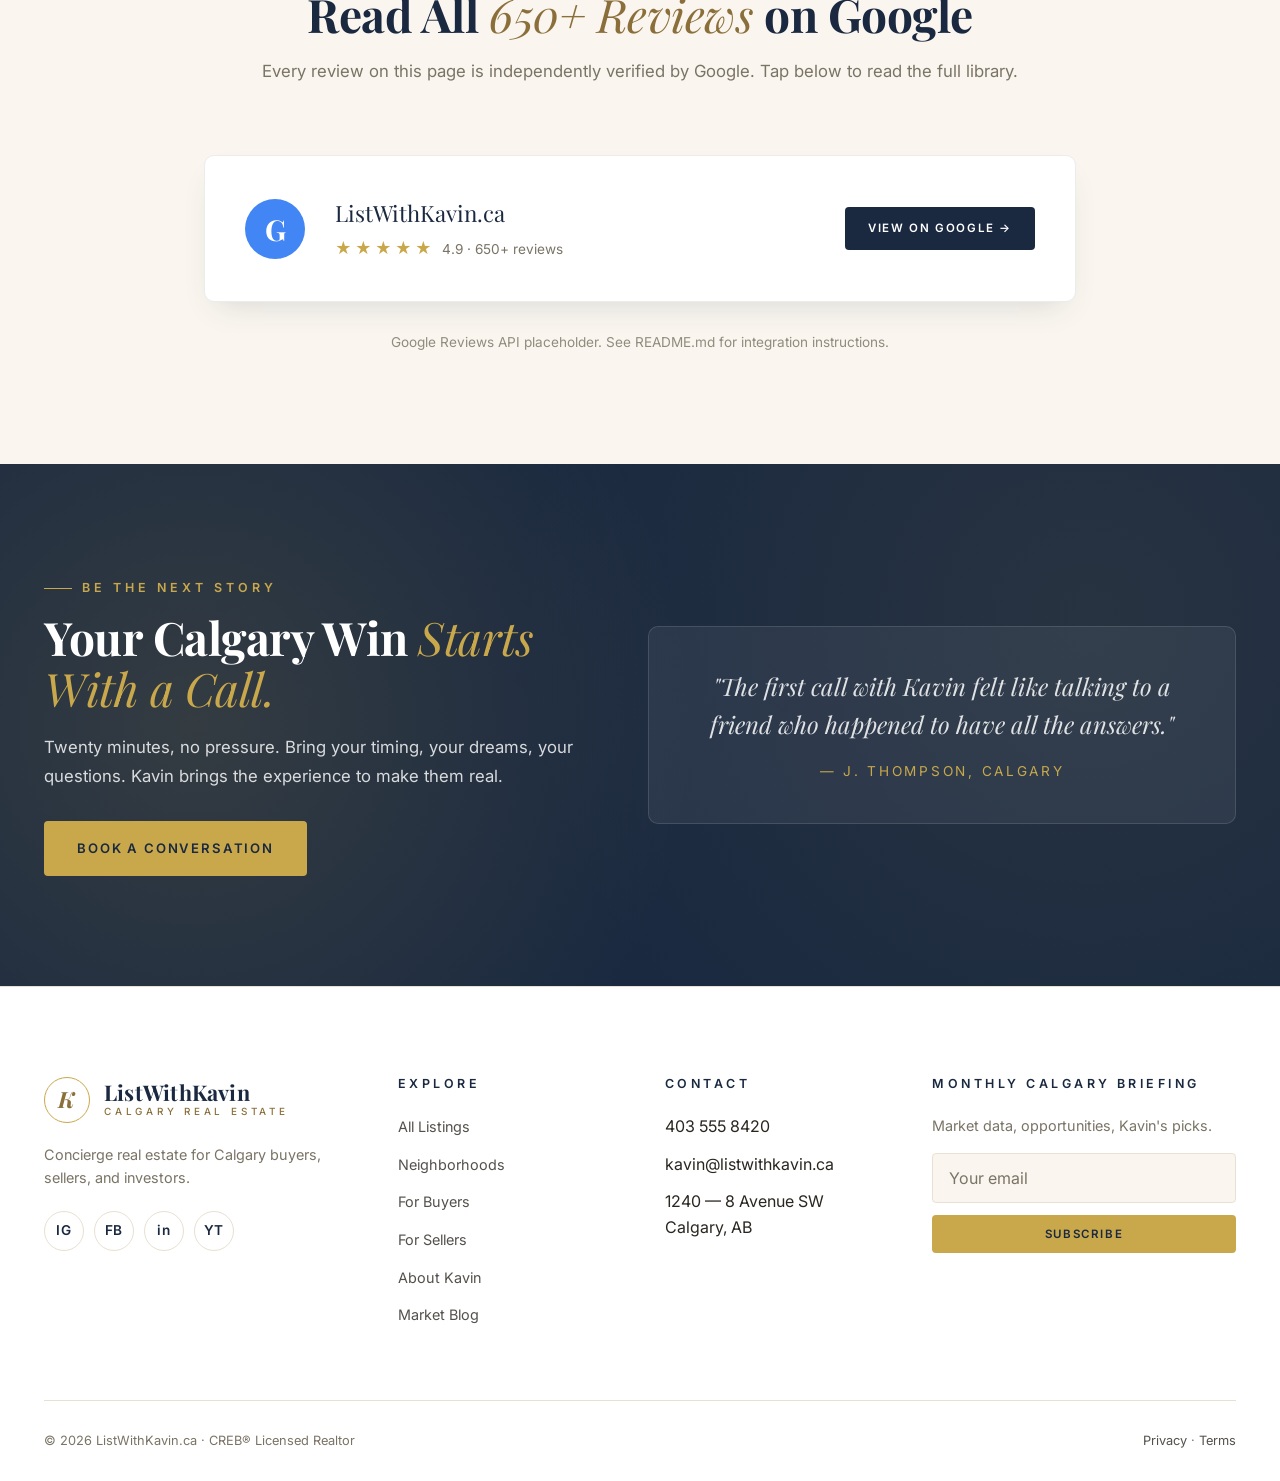
<file: testimonials.html>
<!DOCTYPE html>
<html lang="en">
<head>
  <meta charset="UTF-8" />
  <meta name="viewport" content="width=device-width, initial-scale=1" />
  <title>Client Reviews — Calgary Real Estate Testimonials | ListWithKavin.ca</title>
  <meta name="description" content="Read 650+ verified Calgary client reviews of Kavin. First-time buyers, luxury sellers, and investors share their experience working with ListWithKavin.ca." />
  <link rel="icon" type="image/svg+xml" href="favicon.svg" />
  <link rel="apple-touch-icon" href="favicon.svg" />
  <meta name="theme-color" content="#FAF6EF" />
  <meta property="og:image" content="og-image.svg" />
  <meta name="twitter:card" content="summary_large_image" />
  <meta name="twitter:image" content="og-image.svg" />
  <link rel="preconnect" href="https://fonts.googleapis.com" />
  <link rel="preconnect" href="https://fonts.gstatic.com" crossorigin />
  <link href="https://fonts.googleapis.com/css2?family=Inter:wght@400;500;600;700&family=Playfair+Display:ital,wght@0,400;0,600;0,700;1,400;1,600&display=swap" rel="stylesheet" />
  <link rel="stylesheet" href="styles.css" />
</head>
<body>

  <header class="site-header is-solid">
    <div class="container nav">
      <a href="index.html" class="logo">
        <span class="logo__mark">K</span>
        <span class="logo__txt"><span>ListWithKavin</span><span>Calgary Real Estate</span></span>
      </a>
      <ul class="nav__links" id="navLinks">
        <li><a href="index.html">Home</a></li>
        <li><a href="about.html">About</a></li>
        <li><a href="listings.html">Listings</a></li>
        <li><a href="buyers.html">Buyers</a></li>
        <li><a href="sellers.html">Sellers</a></li>
        <li><a href="testimonials.html">Reviews</a></li>
        <li><a href="blog.html">Blog</a></li>
        <li><a href="contact.html">Contact</a></li>
      </ul>
      <div class="nav__cta">
        <a href="sellers.html#valuation" class="btn btn--gold btn--sm">Get a Free Valuation</a>
        <button class="nav-toggle" aria-label="Open menu"><span></span><span></span><span></span></button>
      </div>
    </div>
  </header>

  <section class="page-head">
    <div class="container page-head__inner">
      <div class="breadcrumb"><a href="index.html">Home</a> / Reviews</div>
      <h1>Calgary's <em>Most-Loved</em> Realtor.</h1>
      <p>650+ verified Google Reviews. 4.9 stars. And every word, hard-earned.</p>
    </div>
  </section>

  <!-- AGGREGATE BADGE -->
  <section class="section--tight bg-light">
    <div class="container">
      <div style="display:flex;justify-content:center;align-items:center;gap:50px;flex-wrap:wrap;text-align:center;">
        <div class="reveal">
          <div style="font-family:'Playfair Display',serif;font-size:3.5rem;color:var(--gold);font-weight:700;line-height:1;">4.9</div>
          <div style="color:var(--gold);letter-spacing:4px;margin-top:6px;">★★★★★</div>
          <div style="font-size:.8rem;letter-spacing:.2em;text-transform:uppercase;color:var(--muted);margin-top:8px;">Google Reviews</div>
        </div>
        <div class="reveal delay-1">
          <div style="font-family:'Playfair Display',serif;font-size:3.5rem;color:var(--navy);font-weight:700;line-height:1;">650+</div>
          <div style="font-size:.8rem;letter-spacing:.2em;text-transform:uppercase;color:var(--muted);margin-top:14px;">Verified Reviews</div>
        </div>
        <div class="reveal delay-2">
          <div style="font-family:'Playfair Display',serif;font-size:3.5rem;color:var(--navy);font-weight:700;line-height:1;">98%</div>
          <div style="font-size:.8rem;letter-spacing:.2em;text-transform:uppercase;color:var(--muted);margin-top:14px;">Would Refer Kavin</div>
        </div>
      </div>
    </div>
  </section>

  <!-- TESTIMONIAL GRID -->
  <section class="section">
    <div class="container">
      <div class="section-head reveal">
        <span class="eyebrow">Client Stories</span>
        <h2>Real People. Real <em>Calgary Wins.</em></h2>
      </div>
      <div class="testi-grid">
        <article class="testi-card reveal">
          <div class="testi-card__stars">★★★★★</div>
          <p class="testi-card__quote">Kavin sold our Aspen Woods home in 11 days — $48,000 over asking. His marketing was on a different level. Cinematic photography, drone, the works.</p>
          <div class="testi-card__meta"><div class="testi-card__avatar">SM</div><div><div class="testi-card__name">Sarah &amp; Mark T.</div><div class="testi-card__loc">Sold · Aspen Woods</div></div></div>
        </article>
        <article class="testi-card reveal delay-1">
          <div class="testi-card__stars">★★★★★</div>
          <p class="testi-card__quote">As first-time buyers, we were terrified of making a mistake. Kavin walked us through every step. We closed on our Tuscany dream home — under budget.</p>
          <div class="testi-card__meta"><div class="testi-card__avatar">JL</div><div><div class="testi-card__name">Jenna L.</div><div class="testi-card__loc">Bought · Tuscany</div></div></div>
        </article>
        <article class="testi-card reveal delay-2">
          <div class="testi-card__stars">★★★★★</div>
          <p class="testi-card__quote">Three investment condos in the Beltline — all with positive cash flow from day one. Kavin understands ROI like few realtors I've met.</p>
          <div class="testi-card__meta"><div class="testi-card__avatar">RP</div><div><div class="testi-card__name">Rohan P.</div><div class="testi-card__loc">Investor · Beltline</div></div></div>
        </article>
        <article class="testi-card reveal">
          <div class="testi-card__stars">★★★★★</div>
          <p class="testi-card__quote">We interviewed five realtors before listing our Elbow Park estate. Kavin's strategy and discretion were uncomplicated to choose. Sold off-market in 19 days.</p>
          <div class="testi-card__meta"><div class="testi-card__avatar">CW</div><div><div class="testi-card__name">Catherine W.</div><div class="testi-card__loc">Sold · Elbow Park</div></div></div>
        </article>
        <article class="testi-card reveal delay-1">
          <div class="testi-card__stars">★★★★★</div>
          <p class="testi-card__quote">Relocating from Toronto, I'd never set foot in Calgary. Kavin did virtual tours, walked the streets on FaceTime, and earned every dollar of his fee. Highest-trust experience I've had.</p>
          <div class="testi-card__meta"><div class="testi-card__avatar">DK</div><div><div class="testi-card__name">David K.</div><div class="testi-card__loc">Bought · Bridgeland</div></div></div>
        </article>
        <article class="testi-card reveal delay-2">
          <div class="testi-card__stars">★★★★★</div>
          <p class="testi-card__quote">When my husband passed, I had to sell our family home of 28 years. Kavin was kind, patient, and protective of me through the entire process. I will never forget that.</p>
          <div class="testi-card__meta"><div class="testi-card__avatar">EP</div><div><div class="testi-card__name">Eleanor P.</div><div class="testi-card__loc">Sold · West Springs</div></div></div>
        </article>
        <article class="testi-card reveal">
          <div class="testi-card__stars">★★★★★</div>
          <p class="testi-card__quote">Kavin called us three days before our dream home hit MLS. We toured it Saturday, offered Sunday, won Monday. The off-market network is real.</p>
          <div class="testi-card__meta"><div class="testi-card__avatar">DL</div><div><div class="testi-card__name">Daniel &amp; Liv R.</div><div class="testi-card__loc">Bought · West Springs</div></div></div>
        </article>
        <article class="testi-card reveal delay-1">
          <div class="testi-card__stars">★★★★★</div>
          <p class="testi-card__quote">We listed with another agent for 90 days — nothing. Switched to Kavin. Sold in 22 days, $12K above the previous list price. Marketing, pricing, hustle.</p>
          <div class="testi-card__meta"><div class="testi-card__avatar">MJ</div><div><div class="testi-card__name">Mike &amp; Jess B.</div><div class="testi-card__loc">Sold · Mahogany</div></div></div>
        </article>
        <article class="testi-card reveal delay-2">
          <div class="testi-card__stars">★★★★★</div>
          <p class="testi-card__quote">Kavin's mortgage referral saved us 0.45% on our rate — over $30,000 across our term. He's connected, he's careful, and he watches your wallet like his own.</p>
          <div class="testi-card__meta"><div class="testi-card__avatar">NA</div><div><div class="testi-card__name">Nadia A.</div><div class="testi-card__loc">Bought · Inglewood</div></div></div>
        </article>
      </div>
    </div>
  </section>

  <!-- VIDEO TESTIMONIAL -->
  <section class="section bg-light">
    <div class="container">
      <div class="section-head reveal">
        <span class="eyebrow">In Their Own Words</span>
        <h2>Watch a <em>Client Story</em></h2>
      </div>
      <div class="reveal" style="max-width:900px;margin:0 auto;aspect-ratio:16/9;background-image:linear-gradient(180deg,rgba(26,41,64,.4),rgba(26,41,64,.75)),url('https://picsum.photos/seed/lwk-video-testimonial/1600/900');background-size:cover;background-position:center;border-radius:10px;display:grid;place-items:center;color:rgba(255,255,255,.85);position:relative;overflow:hidden;box-shadow:var(--shadow-lg);">
        <div style="text-align:center;">
          <button style="width:90px;height:90px;border-radius:50%;background:var(--gold);color:var(--navy);display:grid;place-items:center;font-size:2rem;margin:0 auto 24px;cursor:pointer;box-shadow:0 10px 30px rgba(0,0,0,.3);" aria-label="Play video">▶</button>
          <div style="font-family:'Playfair Display',serif;font-style:italic;font-size:1.4rem;color:#fff;">"Selling Our Family's Home" — The Henderson Family</div>
          <div style="font-size:.85rem;letter-spacing:.2em;text-transform:uppercase;margin-top:14px;color:var(--gold);font-weight:600;">Video Testimonial · 3:24</div>
        </div>
      </div>
    </div>
  </section>

  <!-- GOOGLE REVIEWS PLACEHOLDER -->
  <section class="section">
    <div class="container" style="max-width:920px;">
      <div class="section-head reveal">
        <span class="eyebrow">Verified by Google</span>
        <h2>Read All <em>650+ Reviews</em> on Google</h2>
        <p>Every review on this page is independently verified by Google. Tap below to read the full library.</p>
      </div>
      <div class="reveal" style="background:var(--white);border:1px solid #ececec;border-radius:10px;padding:40px;display:grid;grid-template-columns:auto 1fr auto;align-items:center;gap:30px;box-shadow:var(--shadow-md);">
        <div style="width:60px;height:60px;border-radius:50%;background:#4285F4;color:#fff;display:grid;place-items:center;font-family:'Playfair Display',serif;font-weight:700;font-size:1.8rem;">G</div>
        <div>
          <div style="font-family:'Playfair Display',serif;font-size:1.4rem;color:var(--navy);">ListWithKavin.ca</div>
          <div style="color:var(--gold);letter-spacing:3px;margin-top:4px;">★★★★★ <span style="color:var(--muted);font-size:.85rem;letter-spacing:normal;">4.9 · 650+ reviews</span></div>
        </div>
        <a href="#" class="btn btn--navy btn--sm">View on Google →</a>
      </div>
      <p style="text-align:center;margin-top:30px;font-size:.85rem;color:var(--muted);">Google Reviews API placeholder. See README.md for integration instructions.</p>
    </div>
  </section>

  <!-- CTA -->
  <section class="section valuation-cta">
    <div class="container valuation-cta__inner">
      <div class="reveal">
        <span class="eyebrow">Be the Next Story</span>
        <h2>Your Calgary Win <em>Starts With a Call.</em></h2>
        <p>Twenty minutes, no pressure. Bring your timing, your dreams, your questions. Kavin brings the experience to make them real.</p>
        <a href="contact.html" class="btn btn--gold">Book a Conversation</a>
      </div>
      <div class="reveal delay-1" style="background:rgba(255,255,255,.06);border:1px solid rgba(255,255,255,.12);border-radius:10px;padding:40px;text-align:center;color:rgba(255,255,255,.85);">
        <div style="font-family:'Playfair Display',serif;font-style:italic;font-size:1.5rem;margin-bottom:18px;">"The first call with Kavin felt like talking to a friend who happened to have all the answers."</div>
        <div style="font-size:.85rem;color:var(--gold);letter-spacing:.2em;text-transform:uppercase;">— J. Thompson, Calgary</div>
      </div>
    </div>
  </section>

  <!-- FOOTER -->
  <footer class="site-footer">
    <div class="container">
      <div class="footer-grid">
        <div>
          <a href="index.html" class="logo"><span class="logo__mark">K</span><span class="logo__txt"><span>ListWithKavin</span><span>Calgary Real Estate</span></span></a>
          <p style="margin-top:20px;max-width:300px;">Concierge real estate for Calgary buyers, sellers, and investors.</p>
          <div class="footer-social"><a href="#">IG</a><a href="#">FB</a><a href="#">in</a><a href="#">YT</a></div>
        </div>
        <div><h4>Explore</h4><ul><li><a href="listings.html">All Listings</a></li><li><a href="neighborhoods.html">Neighborhoods</a></li><li><a href="buyers.html">For Buyers</a></li><li><a href="sellers.html">For Sellers</a></li><li><a href="about.html">About Kavin</a></li><li><a href="blog.html">Market Blog</a></li></ul></div>
        <div><h4>Contact</h4><ul><li>403 555 8420</li><li>kavin@listwithkavin.ca</li><li>1240 — 8 Avenue SW<br/>Calgary, AB</li></ul></div>
        <div class="footer-newsletter">
          <h4>Monthly Calgary Briefing</h4>
          <p style="margin-bottom:16px;">Market data, opportunities, Kavin's picks.</p>
          <form data-mock><input type="email" placeholder="Your email" required /><button type="submit" class="btn btn--gold btn--block btn--sm">Subscribe</button></form>
        </div>
      </div>
      <div class="footer-bottom"><div>© 2026 ListWithKavin.ca · CREB® Licensed Realtor</div><div><a href="privacy.html">Privacy</a> · <a href="terms.html">Terms</a></div></div>
    </div>
  </footer>

  <div class="chatbot" id="chatbot">
    <button class="chatbot__toggle" aria-label="Chat">💬</button>
    <div class="chatbot__panel">
      <div class="chatbot__head"><div class="chatbot__head__avatar">K</div><div><div class="chatbot__head__name">Kavin's AI Assistant</div><div class="chatbot__head__status">Typically replies instantly</div></div></div>
      <div class="chatbot__body" id="chatBody"></div>
      <div class="chat-options" id="chatOptions"></div>
      <div class="chatbot__input"><input id="chatInput" type="text" placeholder="Ask me anything…" /><button id="chatSend">→</button></div>
    </div>
  </div>

  <script src="listings.js"></script>
  <script src="main.js"></script>
</body>
</html>
</file>
<file: styles.css>
/* =========================================================
   ListWithKavin.ca — Master Stylesheet (LIGHT THEME)
   Palette:
     Ivory   #FAF6EF  · primary background
     Cream   #F2EBDF  · alternating bands
     White   #FFFFFF  · surfaces
     Gold    #C9A84C  · accent / CTA
     Bronze  #8B6F3A  · accent secondary
     Navy    #1A2940  · headings / text
     Charcoal#2A2620  · body
     Taupe   #E8E0D2  · borders / dividers
   ========================================================= */

:root {
  --ivory:   #FAF6EF;
  --cream:   #F2EBDF;
  --white:   #FFFFFF;
  --gold:    #C9A84C;
  --gold-soft:#E0C475;
  --bronze:  #8B6F3A;
  --navy:    #1A2940;
  --navy-2:  #2A3A55;
  --charcoal:#2A2620;
  --muted:   #7A7466;
  --taupe:   #E8E0D2;
  --line:    rgba(26,41,64,0.08);

  --shadow-lg: 0 30px 60px -25px rgba(26,41,64,.22);
  --shadow-md: 0 14px 30px -12px rgba(26,41,64,.15);
  --shadow-sm: 0 4px 14px rgba(26,41,64,.06);

  --radius: 4px;
  --radius-lg: 8px;
  --serif: 'Playfair Display', Georgia, serif;
  --sans:  'Inter', system-ui, -apple-system, Segoe UI, Roboto, sans-serif;
  --container: 1240px;
  --ease: cubic-bezier(.22,.61,.36,1);
}

* { box-sizing: border-box; margin: 0; padding: 0; }
html { scroll-behavior: smooth; -webkit-font-smoothing: antialiased; }
body {
  font-family: var(--sans);
  color: var(--charcoal);
  background: var(--ivory);
  line-height: 1.6;
  font-size: 16px;
  overflow-x: hidden;
}
img { max-width: 100%; display: block; }
a { color: inherit; text-decoration: none; transition: color .25s var(--ease); }
button { font-family: inherit; cursor: pointer; border: 0; background: none; color: inherit; }
input, select, textarea { font-family: inherit; font-size: inherit; }

h1, h2, h3, h4 {
  font-family: var(--serif);
  font-weight: 700;
  line-height: 1.1;
  color: var(--navy);
  letter-spacing: -.01em;
}
h1 { font-size: clamp(2.4rem, 5.4vw, 4.6rem); }
h2 { font-size: clamp(2rem, 3.6vw, 3rem); }
h3 { font-size: clamp(1.3rem, 2vw, 1.55rem); }
p  { color: var(--charcoal); opacity: .82; }

em { font-style: italic; color: var(--bronze); font-weight: 400; }

.container { max-width: var(--container); margin: 0 auto; padding: 0 24px; }
.section   { padding: 110px 0; }
.section--tight { padding: 60px 0; }

.eyebrow {
  font-family: var(--sans);
  font-size: .78rem;
  letter-spacing: .32em;
  text-transform: uppercase;
  color: var(--bronze);
  font-weight: 600;
  margin-bottom: 14px;
  display: inline-block;
  position: relative;
  padding-left: 38px;
}
.eyebrow::before {
  content:''; position: absolute; left: 0; top: 50%;
  width: 28px; height: 1px; background: var(--gold);
}
.section-head { text-align: center; max-width: 760px; margin: 0 auto 70px; }
.section-head .eyebrow { padding-left: 38px; }
.section-head p { color: var(--muted); margin-top: 18px; font-size: 1.05rem; opacity: 1; }

/* ---------- BUTTONS ---------- */
.btn {
  display: inline-flex; align-items: center; justify-content: center;
  gap: 10px;
  padding: 16px 32px;
  font-size: .82rem;
  font-weight: 600;
  letter-spacing: .14em;
  text-transform: uppercase;
  border-radius: var(--radius);
  transition: all .3s var(--ease);
  cursor: pointer;
  border: 1px solid transparent;
  white-space: nowrap;
}
.btn--gold      { background: var(--gold); color: var(--navy); }
.btn--gold:hover{ background: var(--bronze); color: var(--white); transform: translateY(-2px); box-shadow: var(--shadow-md); }
.btn--navy      { background: var(--navy); color: var(--white); }
.btn--navy:hover{ background: var(--charcoal); transform: translateY(-2px); }
.btn--ghost     { background: transparent; color: var(--navy); border-color: var(--navy); }
.btn--ghost:hover{ background: var(--navy); color: var(--white); }
.btn--ghost-dark{ background: transparent; color: var(--navy); border-color: var(--navy); }
.btn--ghost-dark:hover{ background: var(--navy); color: var(--white); }
.btn--sm        { padding: 11px 22px; font-size: .72rem; }
.btn--block     { width: 100%; }

/* ---------- HEADER ---------- */
.site-header {
  position: fixed; top: 0; left: 0; right: 0;
  z-index: 100;
  padding: 20px 0;
  background: rgba(250,246,239,.92);
  backdrop-filter: blur(14px);
  border-bottom: 1px solid transparent;
  transition: background .35s var(--ease), padding .3s var(--ease), border-color .3s var(--ease);
}
.site-header.is-scrolled,
.site-header.is-solid {
  background: rgba(255,255,255,.96);
  border-bottom: 1px solid var(--taupe);
  padding: 14px 0;
}
.nav { display: flex; align-items: center; justify-content: space-between; gap: 24px; }

.logo {
  display: flex; align-items: center; gap: 14px;
  color: var(--navy);
  font-family: var(--serif);
  font-size: 1.35rem;
  font-weight: 700;
  letter-spacing: .01em;
}
.logo__mark {
  width: 46px; height: 46px;
  display: grid; place-items: center;
  border: 1.5px solid var(--gold);
  color: var(--bronze);
  font-family: var(--serif);
  font-size: 1.4rem;
  font-style: italic;
  font-weight: 700;
  border-radius: 50%;
  background: var(--white);
  transition: all .35s var(--ease);
}
.logo:hover .logo__mark { background: var(--gold); color: var(--white); }
.logo__txt { display: flex; flex-direction: column; line-height: 1; }
.logo__txt span:last-child {
  font-family: var(--sans);
  font-size: .62rem;
  font-weight: 500;
  letter-spacing: .38em;
  color: var(--bronze);
  margin-top: 4px;
  text-transform: uppercase;
}

.nav__links { display: flex; align-items: center; gap: 34px; list-style: none; }
.nav__links a {
  color: var(--navy);
  font-size: .8rem;
  font-weight: 500;
  letter-spacing: .16em;
  text-transform: uppercase;
  position: relative;
  padding: 6px 0;
}
.nav__links a::after {
  content:''; position: absolute; left: 0; bottom: 0;
  width: 0; height: 1.5px; background: var(--gold);
  transition: width .35s var(--ease);
}
.nav__links a:hover::after,
.nav__links a.is-active::after { width: 100%; }
.nav__links a:hover { color: var(--bronze); }
.nav__links a.is-active { color: var(--bronze); }

.nav__cta { display: flex; align-items: center; gap: 16px; }

.nav-toggle {
  display: none;
  flex-direction: column; gap: 5px;
  width: 30px; height: 30px;
  justify-content: center; align-items: center;
}
.nav-toggle span {
  display: block; width: 26px; height: 2px;
  background: var(--navy); transition: all .3s var(--ease);
}
.nav-toggle.is-open span:nth-child(1) { transform: translateY(7px) rotate(45deg); background: var(--navy); }
.nav-toggle.is-open span:nth-child(2) { opacity: 0; }
.nav-toggle.is-open span:nth-child(3) { transform: translateY(-7px) rotate(-45deg); background: var(--navy); }

@media (max-width: 1024px) {
  .nav__links {
    position: fixed; inset: 0;
    flex-direction: column; justify-content: center;
    background: var(--ivory);
    transform: translateX(100%); transition: transform .4s var(--ease);
    gap: 30px;
  }
  .nav__links.is-open { transform: translateX(0); }
  .nav__links a { font-size: 1.2rem; color: var(--navy); }
  .nav-toggle { display: flex; z-index: 110; }
  .nav__cta .btn { display: none; }
}

/* ---------- HERO (editorial split, light) ---------- */
.hero {
  position: relative;
  padding: 160px 0 80px;
  background: var(--ivory);
  overflow: hidden;
}
.hero::before {
  content:''; position: absolute; inset: 0;
  background:
    radial-gradient(ellipse at 85% 30%, rgba(201,168,76,.10), transparent 55%),
    radial-gradient(ellipse at 10% 80%, rgba(139,111,58,.06), transparent 50%);
  pointer-events: none;
}

.hero__grid {
  position: relative;
  display: grid;
  grid-template-columns: 1.15fr 1fr;
  gap: 70px;
  align-items: center;
  min-height: calc(100vh - 240px);
}
.hero__copy { position: relative; z-index: 2; }
.hero__copy .eyebrow { margin-bottom: 22px; }
.hero h1 {
  color: var(--navy);
  margin-bottom: 28px;
  font-size: clamp(2.6rem, 5.6vw, 4.8rem);
  letter-spacing: -.015em;
}
.hero h1 em {
  font-style: italic;
  color: var(--bronze);
  font-weight: 400;
}
.hero__lead {
  font-size: 1.15rem;
  color: var(--charcoal);
  opacity: .78;
  max-width: 540px;
  margin-bottom: 36px;
  line-height: 1.7;
}
.hero__cta { display: flex; gap: 14px; flex-wrap: wrap; margin-bottom: 50px; }

.hero__signals {
  display: flex; gap: 36px; flex-wrap: wrap;
  padding-top: 30px;
  border-top: 1px solid var(--taupe);
}
.hero__signal { display: flex; flex-direction: column; }
.hero__signal strong {
  font-family: var(--serif);
  font-size: 1.8rem;
  color: var(--navy);
  font-weight: 700;
  line-height: 1;
}
.hero__signal span {
  font-size: .72rem;
  letter-spacing: .22em;
  text-transform: uppercase;
  color: var(--muted);
  margin-top: 8px;
}

/* Hero feature card (right side) — replaces the SVG skyline */
.hero__feature {
  position: relative;
  aspect-ratio: 4/5;
  border-radius: var(--radius-lg);
  overflow: hidden;
  background-color: #C9A84C;
  background-image: linear-gradient(160deg, #E6D7B6 0%, #C9A84C 40%, #8B6F3A 100%);
  box-shadow: var(--shadow-lg);
}
/* Photo variant — overlays real photo with a dark gradient for text legibility */
.hero__feature--photo {
  background-image:
    linear-gradient(180deg, rgba(26,41,64,.15) 0%, rgba(26,41,64,.78) 100%),
    var(--photo, none);
  background-size: cover;
  background-position: center;
}
.hero__feature::before {
  content:''; position: absolute; inset: 14px;
  border: 1px solid rgba(255,255,255,.35);
  pointer-events: none;
}
.hero__feature::after {
  content:''; position: absolute; inset: 0;
  background:
    radial-gradient(circle at 30% 70%, rgba(255,255,255,.12), transparent 50%),
    radial-gradient(circle at 70% 20%, rgba(0,0,0,.10), transparent 50%);
}
.hero__feature__label {
  position: absolute; top: 30px; left: 30px;
  background: rgba(255,255,255,.95);
  color: var(--navy);
  font-size: .68rem;
  letter-spacing: .25em;
  text-transform: uppercase;
  padding: 8px 14px;
  font-weight: 600;
  z-index: 2;
}
.hero__feature__body {
  position: absolute; bottom: 30px; left: 30px; right: 30px;
  z-index: 2;
  color: var(--white);
}
.hero__feature__hood {
  font-size: .72rem; letter-spacing: .28em;
  text-transform: uppercase;
  color: rgba(255,255,255,.9);
  margin-bottom: 8px;
  font-weight: 600;
}
.hero__feature__addr {
  font-family: var(--serif);
  font-size: 1.5rem;
  color: var(--white);
  margin-bottom: 6px;
  line-height: 1.2;
}
.hero__feature__price {
  font-family: var(--serif);
  font-size: 2.1rem;
  color: var(--white);
  font-weight: 700;
  letter-spacing: -.02em;
}
.hero__feature__meta {
  display: flex; gap: 20px; margin-top: 16px;
  padding-top: 14px;
  border-top: 1px solid rgba(255,255,255,.25);
  font-size: .85rem;
  color: rgba(255,255,255,.92);
}
.hero__feature__meta strong { font-weight: 700; }

.hero__feature__badge {
  position: absolute;
  top: -18px; right: 30px;
  z-index: 3;
  background: var(--navy);
  color: var(--gold);
  padding: 10px 18px;
  font-size: .68rem;
  font-weight: 600;
  letter-spacing: .22em;
  text-transform: uppercase;
  border: 1px solid var(--gold);
}

/* Quick search */
.quick-search {
  position: relative; z-index: 3;
  background: var(--white);
  border: 1px solid var(--taupe);
  border-radius: var(--radius);
  padding: 10px;
  display: grid;
  grid-template-columns: 2fr 1.2fr 1.2fr 1.2fr auto;
  gap: 8px;
  box-shadow: var(--shadow-md);
  margin-top: 60px;
}
.quick-search .field {
  display: flex; flex-direction: column;
  padding: 8px 16px;
  border-right: 1px solid var(--taupe);
}
.quick-search .field:last-of-type { border-right: 0; }
.quick-search label {
  font-size: .68rem; font-weight: 600; letter-spacing: .22em;
  text-transform: uppercase; color: var(--muted); margin-bottom: 4px;
}
.quick-search input,
.quick-search select {
  border: 0; outline: 0; background: transparent;
  font-size: .95rem; color: var(--charcoal);
  padding: 4px 0;
}
@media (max-width: 900px) {
  .quick-search { grid-template-columns: 1fr 1fr; padding: 14px; gap: 4px; }
  .quick-search .field { border-right: 0; padding: 8px 10px; }
  .quick-search .btn { grid-column: 1 / -1; padding: 14px; margin-top: 8px; }
}

@media (max-width: 900px) {
  .hero { padding-top: 130px; }
  .hero__grid {
    grid-template-columns: 1fr;
    gap: 50px;
    min-height: auto;
  }
  .hero__feature { aspect-ratio: 4/3; }
  .hero__signals { gap: 20px; }
}

/* Scroll cue */
.scroll-cue {
  display: inline-flex; align-items: center; gap: 12px;
  margin-top: 40px;
  color: var(--muted);
  font-size: .7rem; letter-spacing: .3em; text-transform: uppercase;
  font-weight: 600;
}
.scroll-cue::after {
  content:''; display: inline-block;
  width: 40px; height: 1px; background: var(--gold);
}

/* ---------- STATS STRIP (light) ---------- */
.stats {
  background: var(--white);
  border-top: 1px solid var(--taupe);
  border-bottom: 1px solid var(--taupe);
  padding: 60px 0;
}
.stats__grid {
  display: grid; grid-template-columns: repeat(4, 1fr);
  text-align: center;
}
.stats__grid > div {
  padding: 10px 20px;
  border-right: 1px solid var(--taupe);
}
.stats__grid > div:last-child { border-right: 0; }
.stats__num {
  font-family: var(--serif);
  font-size: clamp(2.4rem, 4vw, 3.4rem);
  color: var(--navy);
  display: block;
  font-weight: 700;
  letter-spacing: -.02em;
}
.stats__num em { color: var(--bronze); font-style: italic; font-weight: 400; }
.stats__label {
  font-size: .72rem; letter-spacing: .28em; text-transform: uppercase;
  color: var(--muted);
  margin-top: 8px; display: block;
  font-weight: 600;
}
@media (max-width: 700px) {
  .stats__grid { grid-template-columns: repeat(2, 1fr); }
  .stats__grid > div:nth-child(2) { border-right: 0; }
  .stats__grid > div { padding: 24px 16px; border-bottom: 1px solid var(--taupe); }
  .stats__grid > div:nth-child(n+3) { border-bottom: 0; }
}

/* ---------- LISTINGS GRID / CARDS ---------- */
.listings-grid {
  display: grid;
  grid-template-columns: repeat(auto-fill, minmax(340px, 1fr));
  gap: 36px;
}
.listing-card {
  background: var(--white);
  border-radius: var(--radius-lg);
  overflow: hidden;
  border: 1px solid var(--taupe);
  box-shadow: var(--shadow-sm);
  transition: transform .4s var(--ease), box-shadow .4s var(--ease), border-color .3s var(--ease);
  display: flex; flex-direction: column;
}
.listing-card:hover {
  transform: translateY(-6px);
  box-shadow: var(--shadow-lg);
  border-color: var(--gold);
}

.listing-card__media {
  position: relative; aspect-ratio: 4/3; overflow: hidden;
  background: var(--cream);
  cursor: pointer;
}
.listing-card__media img {
  width: 100%; height: 100%; object-fit: cover;
  transition: transform .8s var(--ease);
}
.listing-card:hover .listing-card__media img { transform: scale(1.06); }
.listing-card__badge {
  position: absolute; top: 16px; left: 16px;
  background: var(--white);
  color: var(--navy);
  font-size: .68rem; letter-spacing: .2em; text-transform: uppercase;
  padding: 8px 14px;
  font-weight: 600;
  border: 1px solid var(--taupe);
}
.listing-card__ai {
  position: absolute; top: 16px; right: 16px;
  background: var(--navy);
  color: var(--gold);
  font-size: .62rem; letter-spacing: .15em; text-transform: uppercase;
  padding: 6px 12px;
  font-weight: 600;
  display: flex; align-items: center; gap: 6px;
}
.listing-card__ai::before { content: '✦'; }
.listing-card__gallery-btn {
  position: absolute; bottom: 16px; right: 16px;
  background: rgba(255,255,255,.95);
  color: var(--navy);
  padding: 8px 14px;
  font-size: .72rem; font-weight: 600;
  letter-spacing: .12em; text-transform: uppercase;
  border-radius: 4px;
  display: flex; align-items: center; gap: 6px;
}

.listing-card__body { padding: 28px; display: flex; flex-direction: column; flex-grow: 1; }
.listing-card__hood {
  font-size: .68rem; letter-spacing: .3em; text-transform: uppercase;
  color: var(--bronze); font-weight: 600; margin-bottom: 10px;
}
.listing-card__addr {
  font-family: var(--serif);
  font-size: 1.35rem;
  color: var(--navy);
  margin-bottom: 6px;
  line-height: 1.25;
}
.listing-card__price {
  font-family: var(--serif);
  font-size: 1.7rem;
  font-weight: 700;
  color: var(--navy);
  margin: 12px 0;
  letter-spacing: -.01em;
}
.listing-card__meta {
  display: flex; gap: 20px; flex-wrap: wrap;
  padding: 16px 0;
  border-top: 1px solid var(--taupe);
  border-bottom: 1px solid var(--taupe);
  font-size: .82rem;
  color: var(--muted);
}
.listing-card__meta span strong {
  color: var(--navy); font-weight: 600; margin-right: 4px;
  font-family: var(--serif); font-size: .95rem;
}
.listing-card__actions { display: flex; gap: 10px; margin-top: 22px; }
.listing-card__actions .btn { flex: 1; padding: 12px 14px; font-size: .7rem; }

/* ---------- ABOUT BLOCK ---------- */
.about-block {
  display: grid; grid-template-columns: 1fr 1.05fr;
  gap: 80px; align-items: center;
}
.about-block__media {
  position: relative;
  aspect-ratio: 4/5;
  border-radius: var(--radius-lg);
  overflow: hidden;
  background-color: var(--taupe);
  background-image: var(--photo, linear-gradient(160deg, var(--cream) 0%, var(--taupe) 100%));
  background-size: cover;
  background-position: center;
  box-shadow: var(--shadow-lg);
}
.about-block__media[style*="--photo"] .photo-placeholder { display: none; }
.about-block__media::after {
  content:''; position: absolute; inset: 16px;
  border: 1px solid var(--gold);
  pointer-events: none;
}
.about-block__media img { width: 100%; height: 100%; object-fit: cover; }
.about-block__media .photo-placeholder {
  position: absolute; inset: 0;
  display: grid; place-items: center;
  color: var(--bronze);
  font-family: var(--serif);
  font-style: italic;
  font-size: 1.1rem;
  opacity: .55;
}
.about-block h2 { margin-bottom: 24px; }
.about-block p {
  color: var(--charcoal); opacity: .78;
  margin-bottom: 18px; font-size: 1.02rem;
  line-height: 1.75;
}
.about-block .btn { margin-top: 16px; }

.trust-row {
  display: flex; gap: 30px; margin-top: 30px; padding-top: 30px;
  border-top: 1px solid var(--taupe); flex-wrap: wrap;
}
.trust-row__item { font-size: .82rem; color: var(--muted); letter-spacing: .05em; }
.trust-row__item strong {
  display: block; font-family: var(--serif);
  font-size: 1.7rem; color: var(--navy); font-weight: 700;
  letter-spacing: -.01em;
}

@media (max-width: 900px) {
  .about-block { grid-template-columns: 1fr; gap: 50px; }
}

/* ---------- AUDIENCE CARDS ---------- */
.audience-grid {
  display: grid; grid-template-columns: repeat(4, 1fr); gap: 24px;
}
.audience-card {
  position: relative;
  padding: 42px 30px;
  background: var(--white);
  border: 1px solid var(--taupe);
  border-radius: var(--radius-lg);
  transition: all .35s var(--ease);
  overflow: hidden;
}
.audience-card::before {
  content:''; position: absolute; top: 0; left: 0; right: 0; height: 3px;
  background: var(--gold);
  transform: scaleX(0); transform-origin: left;
  transition: transform .4s var(--ease);
}
.audience-card:hover {
  transform: translateY(-6px);
  box-shadow: var(--shadow-md);
  border-color: var(--gold);
}
.audience-card:hover::before { transform: scaleX(1); }
.audience-card__num {
  font-family: var(--serif);
  font-size: 3rem; font-style: italic;
  color: var(--gold); opacity: .4;
  line-height: 1; margin-bottom: 18px;
  font-weight: 400;
}
.audience-card h3 { margin-bottom: 14px; font-size: 1.3rem; }
.audience-card p { font-size: .92rem; color: var(--muted); margin-bottom: 24px; opacity: 1; }
.audience-card a {
  font-size: .72rem; letter-spacing: .22em;
  text-transform: uppercase; font-weight: 600;
  color: var(--navy); display: inline-flex; align-items: center; gap: 8px;
}
.audience-card a:hover { color: var(--bronze); }
.audience-card a::after { content:'→'; transition: transform .3s var(--ease); }
.audience-card a:hover::after { transform: translateX(4px); }
@media (max-width: 1024px) { .audience-grid { grid-template-columns: repeat(2, 1fr); } }
@media (max-width: 540px)  { .audience-grid { grid-template-columns: 1fr; } }

/* ---------- AI VALUATION CTA (dark navy band for contrast) ---------- */
.valuation-cta {
  background: var(--navy);
  position: relative; overflow: hidden;
  color: var(--white);
}
.valuation-cta::before {
  content:''; position: absolute; inset: 0;
  background:
    radial-gradient(circle at 15% 50%, rgba(201,168,76,.15), transparent 45%),
    radial-gradient(circle at 85% 30%, rgba(201,168,76,.08), transparent 50%);
}
.valuation-cta__inner {
  position: relative;
  display: grid; grid-template-columns: 1fr 1.1fr;
  gap: 70px; align-items: center;
}
.valuation-cta .eyebrow { color: var(--gold); }
.valuation-cta .eyebrow::before { background: var(--gold); }
.valuation-cta h2 { color: var(--white); }
.valuation-cta h2 em { color: var(--gold); font-style: italic; }
.valuation-cta p {
  color: rgba(255,255,255,.82);
  margin: 20px 0 30px; font-size: 1.05rem;
  line-height: 1.7;
  opacity: 1;
}
.valuation-cta__feats { list-style: none; }
.valuation-cta__feats li {
  padding: 10px 0; padding-left: 28px;
  position: relative;
  font-size: .95rem;
  color: rgba(255,255,255,.88);
}
.valuation-cta__feats li::before {
  content:'✦'; position: absolute; left: 0; color: var(--gold);
}

.val-form {
  background: var(--white);
  color: var(--charcoal);
  padding: 44px;
  border-radius: var(--radius-lg);
  box-shadow: var(--shadow-lg);
  border: 1px solid var(--taupe);
}
.val-form__head { display: flex; justify-content: space-between; align-items: center; margin-bottom: 30px; }
.val-form__head h3 { font-size: 1.35rem; color: var(--navy); }
.val-form__steps { display: flex; gap: 8px; }
.val-form__steps span {
  width: 28px; height: 4px; background: var(--taupe); border-radius: 2px;
  transition: background .3s var(--ease);
}
.val-form__steps span.is-active { background: var(--gold); }

.val-form__step { display: none; }
.val-form__step.is-active { display: block; animation: fadeIn .4s var(--ease); }
@keyframes fadeIn { from { opacity: 0; transform: translateY(8px); } to { opacity: 1; transform: none; } }

.field-group { margin-bottom: 18px; }
.field-group label {
  display: block;
  font-size: .72rem; letter-spacing: .2em; text-transform: uppercase;
  font-weight: 600; color: var(--muted); margin-bottom: 8px;
}
.field-group input,
.field-group select,
.field-group textarea {
  width: 100%;
  padding: 14px 16px;
  border: 1px solid var(--taupe);
  border-radius: 4px;
  background: var(--ivory);
  font-size: .95rem;
  transition: border .25s, background .25s;
  color: var(--charcoal);
}
.field-group input:focus,
.field-group select:focus,
.field-group textarea:focus {
  outline: 0;
  border-color: var(--gold);
  background: var(--white);
  box-shadow: 0 0 0 3px rgba(201,168,76,.12);
}
.field-group textarea { min-height: 120px; resize: vertical; }
.field-row { display: grid; grid-template-columns: 1fr 1fr; gap: 16px; }
.val-form__nav { display: flex; justify-content: space-between; margin-top: 24px; gap: 12px; }
.val-form__nav .btn { flex: 1; }

.val-result {
  display: none;
  text-align: center;
  padding: 30px 10px;
}
.val-result.is-shown { display: block; animation: fadeIn .5s var(--ease); }
.val-result__range {
  font-family: var(--serif);
  font-size: clamp(1.8rem, 4vw, 2.6rem);
  color: var(--navy);
  margin: 16px 0;
  font-weight: 700;
  letter-spacing: -.01em;
}
.val-result__range span { color: var(--bronze); }
.val-result__note { color: var(--muted); font-size: .9rem; margin-bottom: 24px; }

@media (max-width: 900px) {
  .valuation-cta__inner { grid-template-columns: 1fr; gap: 40px; }
  .val-form { padding: 28px 22px; }
  .field-row { grid-template-columns: 1fr; }
}

/* ---------- NEIGHBORHOODS ---------- */
.hoods-grid {
  display: grid; grid-template-columns: repeat(4, 1fr); gap: 20px;
}
.hood-card {
  position: relative; aspect-ratio: 4/5;
  border-radius: var(--radius-lg);
  overflow: hidden;
  cursor: pointer;
  border: 1px solid var(--taupe);
}
.hood-card__bg {
  position: absolute; inset: 0;
  background-color: var(--bronze);
  background-image:
    linear-gradient(180deg, rgba(26,41,64,.08) 0%, rgba(26,41,64,.55) 70%),
    var(--photo, linear-gradient(160deg, var(--cream) 0%, var(--taupe) 60%, var(--bronze) 100%));
  background-size: cover;
  background-position: center;
  transition: transform .8s var(--ease);
}
/* Fallback hues for when --photo isn't set — keeps cards distinct even without imagery */
.hoods-grid .hood-card:nth-child(1):not([style*="--photo"]) .hood-card__bg { background-image: linear-gradient(160deg, #E5D5B3 0%, #B89464 50%, #6E5326 100%); }
.hoods-grid .hood-card:nth-child(2):not([style*="--photo"]) .hood-card__bg { background-image: linear-gradient(160deg, #C7BFB1 0%, #6E7280 55%, #2B3340 100%); }
.hoods-grid .hood-card:nth-child(3):not([style*="--photo"]) .hood-card__bg { background-image: linear-gradient(160deg, #D4CCAE 0%, #7A8268 55%, #38432F 100%); }
.hoods-grid .hood-card:nth-child(4):not([style*="--photo"]) .hood-card__bg { background-image: linear-gradient(160deg, #D8C098 0%, #91653B 55%, #3B2814 100%); }
.hood-card:hover .hood-card__bg { transform: scale(1.08); }
.hood-card::after {
  content:''; position: absolute; inset: 0;
  background: linear-gradient(180deg, transparent 40%, rgba(26,41,64,.92) 100%);
}
.hood-card__body {
  position: absolute; bottom: 0; left: 0; right: 0;
  padding: 26px; z-index: 2;
}
.hood-card__body h3 { color: var(--white); font-size: 1.45rem; margin-bottom: 4px; }
.hood-card__body span {
  color: var(--gold);
  font-size: .72rem; letter-spacing: .25em;
  text-transform: uppercase; font-weight: 600;
}
@media (max-width: 900px) { .hoods-grid { grid-template-columns: repeat(2,1fr); } }

/* ---------- TESTIMONIALS ---------- */
.testi-grid {
  display: grid; grid-template-columns: repeat(3, 1fr); gap: 28px;
}
.testi-card {
  background: var(--white);
  padding: 38px 32px;
  border-radius: var(--radius-lg);
  border: 1px solid var(--taupe);
  position: relative;
  transition: all .3s var(--ease);
}
.testi-card:hover {
  transform: translateY(-4px);
  box-shadow: var(--shadow-md);
  border-color: var(--gold);
}
.testi-card__stars { color: var(--gold); margin-bottom: 18px; font-size: 1rem; letter-spacing: 4px; }
.testi-card__quote {
  font-family: var(--serif);
  font-size: 1.12rem; line-height: 1.55;
  color: var(--navy);
  margin-bottom: 24px;
  font-style: italic;
}
.testi-card__quote::before {
  content: '“'; font-size: 3rem;
  color: var(--gold); line-height: 0;
  vertical-align: -12px; margin-right: 4px;
}
.testi-card__meta {
  display: flex; align-items: center; gap: 14px;
  padding-top: 18px; border-top: 1px solid var(--taupe);
}
.testi-card__avatar {
  width: 48px; height: 48px; border-radius: 50%;
  background: linear-gradient(135deg, var(--gold), var(--bronze));
  display: grid; place-items: center;
  color: var(--white); font-family: var(--serif); font-weight: 700; font-size: 1.05rem;
}
.testi-card__name { font-weight: 600; color: var(--navy); font-size: .95rem; }
.testi-card__loc { font-size: .8rem; color: var(--muted); }
@media (max-width: 900px) { .testi-grid { grid-template-columns: 1fr; } }

/* ---------- BLOG ---------- */
.blog-grid {
  display: grid; grid-template-columns: repeat(3, 1fr); gap: 30px;
}
.blog-card {
  background: var(--white);
  border-radius: var(--radius-lg);
  overflow: hidden;
  border: 1px solid var(--taupe);
  display: flex; flex-direction: column;
  transition: all .3s var(--ease);
}
.blog-card:hover {
  transform: translateY(-4px);
  box-shadow: var(--shadow-md);
  border-color: var(--gold);
}
.blog-card__media {
  aspect-ratio: 16/10;
  background-color: var(--taupe);
  background-image: var(--photo, linear-gradient(135deg, var(--cream), var(--taupe)));
  background-size: cover;
  background-position: center;
  position: relative; overflow: hidden;
}
.blog-card__media img { width: 100%; height: 100%; object-fit: cover; transition: transform .8s var(--ease); }
.blog-card:hover .blog-card__media img { transform: scale(1.06); }
.blog-card__tag {
  position: absolute; top: 16px; left: 16px;
  background: var(--white); color: var(--navy);
  font-size: .62rem; letter-spacing: .22em; text-transform: uppercase;
  padding: 6px 12px; font-weight: 600;
  border: 1px solid var(--taupe);
}
.blog-card__body { padding: 28px; display: flex; flex-direction: column; flex-grow: 1; }
.blog-card__date {
  font-size: .72rem; letter-spacing: .2em; text-transform: uppercase;
  color: var(--bronze); margin-bottom: 14px; font-weight: 600;
}
.blog-card__title { font-size: 1.2rem; line-height: 1.35; margin-bottom: 14px; }
.blog-card__excerpt { color: var(--muted); font-size: .92rem; margin-bottom: 22px; flex-grow: 1; line-height: 1.65; opacity: 1; }
.blog-card__more {
  font-size: .72rem; letter-spacing: .22em;
  text-transform: uppercase; font-weight: 600;
  color: var(--bronze);
}
@media (max-width: 900px) { .blog-grid { grid-template-columns: 1fr; } }

/* ---------- FOOTER (light) ---------- */
.site-footer {
  background: var(--white);
  color: var(--charcoal);
  padding: 90px 0 30px;
  border-top: 1px solid var(--taupe);
}
.footer-grid {
  display: grid; grid-template-columns: 1.4fr 1fr 1fr 1.4fr; gap: 50px;
  padding-bottom: 60px;
  border-bottom: 1px solid var(--taupe);
}
.footer-grid h4 {
  color: var(--navy);
  font-family: var(--sans);
  font-size: .78rem; letter-spacing: .28em;
  text-transform: uppercase; font-weight: 600;
  margin-bottom: 24px;
}
.footer-grid p { font-size: .9rem; color: var(--muted); margin-bottom: 8px; opacity: 1; }
.footer-grid ul { list-style: none; }
.footer-grid li { margin-bottom: 12px; }
.footer-grid li a { font-size: .9rem; color: var(--charcoal); opacity: .8; }
.footer-grid li a:hover { color: var(--bronze); opacity: 1; }

.footer-newsletter input {
  width: 100%; padding: 14px 16px;
  background: var(--ivory);
  border: 1px solid var(--taupe);
  color: var(--charcoal);
  border-radius: 4px;
  margin-bottom: 12px;
}
.footer-newsletter input:focus { outline: 0; border-color: var(--gold); background: var(--white); }
.footer-newsletter input::placeholder { color: var(--muted); }

.footer-social { display: flex; gap: 10px; margin-top: 22px; }
.footer-social a {
  width: 40px; height: 40px;
  border: 1px solid var(--taupe);
  border-radius: 50%;
  display: grid; place-items: center;
  color: var(--navy);
  background: var(--white);
  transition: all .3s var(--ease);
  font-size: .85rem;
  font-weight: 600;
  letter-spacing: .05em;
}
.footer-social a:hover { background: var(--gold); border-color: var(--gold); color: var(--white); transform: translateY(-3px); }

.footer-bottom {
  padding-top: 30px;
  display: flex; justify-content: space-between; align-items: center;
  font-size: .8rem; color: var(--muted);
  flex-wrap: wrap; gap: 12px;
}
.footer-bottom a { color: var(--charcoal); opacity: .8; }
.footer-bottom a:hover { color: var(--bronze); opacity: 1; }
@media (max-width: 900px) {
  .footer-grid { grid-template-columns: 1fr 1fr; gap: 40px; }
}
@media (max-width: 540px) {
  .footer-grid { grid-template-columns: 1fr; }
}

/* ---------- CHATBOT ---------- */
.chatbot { position: fixed; bottom: 30px; right: 30px; z-index: 200; }
.chatbot__toggle {
  width: 64px; height: 64px;
  border-radius: 50%;
  background: var(--navy);
  color: var(--gold);
  box-shadow: var(--shadow-lg);
  display: grid; place-items: center;
  font-size: 1.5rem;
  transition: all .3s var(--ease);
  position: relative;
}
.chatbot__toggle:hover { transform: scale(1.05); background: var(--charcoal); }
.chatbot__toggle::after {
  content:''; position: absolute; top: 6px; right: 6px;
  width: 12px; height: 12px;
  background: #5ba65b; border: 2px solid var(--white); border-radius: 50%;
}
.chatbot__panel {
  position: absolute; bottom: 80px; right: 0;
  width: 360px;
  max-width: calc(100vw - 60px);
  background: var(--white);
  border-radius: var(--radius-lg);
  box-shadow: var(--shadow-lg);
  border: 1px solid var(--taupe);
  display: none;
  flex-direction: column;
  overflow: hidden;
  max-height: 560px;
  animation: chatIn .35s var(--ease);
}
.chatbot.is-open .chatbot__panel { display: flex; }
@keyframes chatIn { from { opacity: 0; transform: translateY(10px); } to { opacity: 1; transform: none; } }
.chatbot__head {
  background: var(--navy);
  color: var(--white);
  padding: 20px;
  display: flex; align-items: center; gap: 12px;
}
.chatbot__head__avatar {
  width: 40px; height: 40px; border-radius: 50%;
  background: var(--gold); color: var(--navy);
  display: grid; place-items: center;
  font-family: var(--serif); font-weight: 700;
}
.chatbot__head__name { font-weight: 600; font-size: .95rem; }
.chatbot__head__status { font-size: .75rem; color: rgba(255,255,255,.65); }
.chatbot__head__status::before { content:'●'; color: #5ba65b; margin-right: 5px; }

.chatbot__body {
  flex: 1; overflow-y: auto; padding: 22px;
  display: flex; flex-direction: column; gap: 12px;
  background: var(--ivory);
  max-height: 320px;
}
.chat-msg {
  max-width: 85%;
  padding: 12px 16px;
  border-radius: 14px;
  font-size: .9rem; line-height: 1.5;
  animation: fadeIn .3s var(--ease);
}
.chat-msg--bot {
  background: var(--white);
  border: 1px solid var(--taupe);
  align-self: flex-start;
  border-bottom-left-radius: 4px;
  color: var(--charcoal);
}
.chat-msg--user {
  background: var(--navy);
  color: var(--white);
  align-self: flex-end;
  border-bottom-right-radius: 4px;
}
.chat-options { display: flex; flex-wrap: wrap; gap: 8px; padding: 0 22px 16px; background: var(--ivory); }
.chat-options button {
  padding: 8px 14px;
  background: var(--white);
  border: 1px solid var(--taupe);
  border-radius: 20px;
  font-size: .82rem;
  color: var(--navy);
  font-weight: 500;
  transition: all .25s var(--ease);
}
.chat-options button:hover { background: var(--gold); border-color: var(--gold); color: var(--white); }
.chatbot__input {
  display: flex; gap: 8px; padding: 14px;
  border-top: 1px solid var(--taupe);
  background: var(--white);
}
.chatbot__input input {
  flex: 1; padding: 10px 14px; border: 1px solid var(--taupe);
  border-radius: 22px; font-size: .9rem; background: var(--ivory);
}
.chatbot__input input:focus { outline: 0; border-color: var(--gold); background: var(--white); }
.chatbot__input button {
  width: 40px; height: 40px; border-radius: 50%;
  background: var(--gold); color: var(--white);
  display: grid; place-items: center; font-size: 1rem;
}

/* ---------- LIGHTBOX ---------- */
.lightbox {
  position: fixed; inset: 0;
  background: rgba(26,41,64,.94);
  z-index: 1000;
  display: none;
  flex-direction: column;
  animation: fadeIn .3s var(--ease);
}
.lightbox.is-open { display: flex; }
.lightbox__close, .lightbox__prev, .lightbox__next {
  position: absolute;
  background: rgba(255,255,255,.10);
  color: var(--white);
  width: 50px; height: 50px;
  border-radius: 50%;
  display: grid; place-items: center;
  font-size: 1.2rem;
  z-index: 2;
  transition: all .25s var(--ease);
  border: 1px solid rgba(255,255,255,.2);
}
.lightbox__close { top: 24px; right: 24px; }
.lightbox__prev  { left: 30px; top: 50%; transform: translateY(-50%); }
.lightbox__next  { right: 30px; top: 50%; transform: translateY(-50%); }
.lightbox__close:hover, .lightbox__prev:hover, .lightbox__next:hover {
  background: var(--gold); color: var(--navy); border-color: var(--gold);
}
.lightbox__stage {
  flex: 1;
  display: grid; grid-template-columns: 1.6fr 1fr;
  overflow: hidden;
}
.lightbox__image {
  position: relative;
  background: var(--charcoal);
  display: grid; place-items: center;
  overflow: hidden;
}
.lightbox__image img { max-width: 100%; max-height: 100%; object-fit: contain; }
.lightbox__image .img-placeholder {
  width: 100%; height: 100%;
  background: linear-gradient(135deg, var(--cream), var(--taupe), var(--bronze));
  display: grid; place-items: center;
  color: rgba(255,255,255,.85);
  font-family: var(--serif); font-style: italic;
}
.lightbox__counter {
  position: absolute; bottom: 24px; left: 50%; transform: translateX(-50%);
  background: rgba(0,0,0,.6);
  color: var(--white); padding: 6px 14px;
  border-radius: 20px; font-size: .8rem;
}
.lightbox__details {
  background: var(--white);
  padding: 50px 40px; overflow-y: auto;
  color: var(--charcoal);
}
.lightbox__details .listing-card__hood { margin-bottom: 8px; }
.lightbox__details h3 { font-size: 1.8rem; margin-bottom: 10px; }
.lightbox__details .price {
  font-family: var(--serif); font-size: 2.2rem; color: var(--navy);
  font-weight: 700; margin: 16px 0;
}
.lightbox__details .meta {
  display: flex; gap: 20px; padding: 18px 0; margin: 18px 0;
  border-top: 1px solid var(--taupe); border-bottom: 1px solid var(--taupe);
  font-size: .9rem; color: var(--muted);
}
.lightbox__details .meta strong { color: var(--navy); font-weight: 600; }
.lightbox__details .desc { margin: 18px 0 24px; color: var(--charcoal); line-height: 1.7; opacity: .85; }
.lightbox__details .btn { width: 100%; margin-top: 14px; }
.lightbox__thumbs {
  display: flex; gap: 8px; margin-top: 24px; flex-wrap: wrap;
}
.lightbox__thumbs button {
  width: 70px; height: 50px;
  background: var(--cream);
  border-radius: 4px;
  border: 2px solid transparent;
  overflow: hidden;
  cursor: pointer;
}
.lightbox__thumbs button.is-active { border-color: var(--gold); }
.lightbox__thumbs button img { width: 100%; height: 100%; object-fit: cover; }
@media (max-width: 900px) {
  .lightbox__stage { grid-template-columns: 1fr; grid-template-rows: 1fr auto; }
  .lightbox__details { padding: 30px 24px; max-height: 50vh; }
  .lightbox__close { top: 14px; right: 14px; }
}

/* ---------- PAGE HEAD (light) ---------- */
.page-head {
  background: var(--cream);
  color: var(--navy);
  padding: 180px 0 90px;
  text-align: center;
  position: relative;
  overflow: hidden;
  border-bottom: 1px solid var(--taupe);
}
.page-head::before {
  content:''; position: absolute; inset: 0;
  background:
    radial-gradient(circle at 30% 70%, rgba(201,168,76,.12), transparent 50%),
    radial-gradient(circle at 80% 20%, rgba(139,111,58,.08), transparent 50%);
}
.page-head__inner { position: relative; z-index: 1; }
.page-head h1 { color: var(--navy); margin-bottom: 18px; }
.page-head h1 em { color: var(--bronze); font-style: italic; font-weight: 400; }
.page-head p { color: var(--charcoal); opacity: .78; max-width: 640px; margin: 0 auto; font-size: 1.1rem; }
.breadcrumb {
  font-size: .72rem; letter-spacing: .28em;
  text-transform: uppercase;
  color: var(--bronze);
  margin-bottom: 20px;
  font-weight: 600;
}
.breadcrumb a { color: var(--muted); }
.breadcrumb a:hover { color: var(--bronze); }

/* ---------- FILTERS ---------- */
.filters {
  background: var(--white);
  border: 1px solid var(--taupe);
  border-radius: var(--radius-lg);
  padding: 30px;
  position: sticky; top: 90px;
  box-shadow: var(--shadow-sm);
}
.filters h4 {
  font-family: var(--sans); font-size: .78rem; letter-spacing: .25em;
  text-transform: uppercase; color: var(--bronze); margin-bottom: 14px; font-weight: 600;
}
.filters__section { padding: 18px 0; border-bottom: 1px solid var(--taupe); }
.filters__section:last-of-type { border-bottom: 0; }
.filters .price-range { display: grid; grid-template-columns: 1fr 1fr; gap: 10px; align-items: end; }
.filters input[type="range"] { width: 100%; accent-color: var(--gold); }
.filters .checkbox-list { display: grid; gap: 10px; }
.filters .checkbox-list label {
  display: flex; align-items: center; gap: 10px;
  font-size: .9rem; color: var(--charcoal);
  cursor: pointer; padding: 6px 0;
}
.filters .checkbox-list input { accent-color: var(--gold); }
.filters .tag-list { display: flex; flex-wrap: wrap; gap: 8px; }
.filters .tag-list label {
  padding: 8px 14px;
  border: 1px solid var(--taupe);
  border-radius: 18px;
  font-size: .8rem; cursor: pointer;
  transition: all .25s var(--ease);
  background: var(--ivory);
}
.filters .tag-list input { display: none; }
.filters .tag-list label:has(input:checked) { background: var(--navy); color: var(--white); border-color: var(--navy); }
.filters__sort {
  background: var(--navy);
  color: var(--white);
  padding: 16px;
  border-radius: 4px;
  font-size: .85rem;
  display: flex; align-items: center; gap: 10px;
  cursor: pointer;
  margin-top: 14px;
  transition: background .25s;
  border: 1px solid var(--gold);
  width: 100%;
  font-weight: 600;
  letter-spacing: .05em;
}
.filters__sort:hover { background: var(--navy-2); }
.filters__sort::before { content:'✦'; color: var(--gold); }
.filters__sort.is-active { background: var(--gold); color: var(--navy); border-color: var(--gold); }
.filters__sort.is-active::before { color: var(--navy); }

.listings-layout {
  display: grid; grid-template-columns: 320px 1fr; gap: 40px;
}
@media (max-width: 1024px) {
  .listings-layout { grid-template-columns: 1fr; }
  .filters { position: static; }
}

.listings-toolbar {
  display: flex; justify-content: space-between; align-items: center;
  margin-bottom: 30px; flex-wrap: wrap; gap: 14px;
}
.listings-toolbar__count { font-size: .9rem; color: var(--muted); }
.listings-toolbar__count strong { color: var(--navy); font-weight: 700; }

/* ---------- ACCORDION ---------- */
.accordion { max-width: 820px; margin: 0 auto; }
.accordion__item { border-bottom: 1px solid var(--taupe); }
.accordion__btn {
  width: 100%;
  display: flex; justify-content: space-between; align-items: center;
  padding: 26px 0;
  font-family: var(--serif);
  font-size: 1.15rem;
  color: var(--navy);
  text-align: left;
  font-weight: 600;
}
.accordion__btn::after {
  content:'+'; font-family: var(--serif);
  font-size: 1.5rem; color: var(--gold);
  transition: transform .3s var(--ease);
}
.accordion__item.is-open .accordion__btn::after { content:'−'; }
.accordion__body {
  max-height: 0; overflow: hidden;
  transition: max-height .4s var(--ease);
  color: var(--muted);
}
.accordion__body p { padding-bottom: 26px; line-height: 1.75; }
.accordion__item.is-open .accordion__body { max-height: 500px; }

/* ---------- STEPS ---------- */
.steps {
  display: grid; grid-template-columns: repeat(4, 1fr); gap: 28px; counter-reset: step;
}
.step {
  background: var(--white);
  border: 1px solid var(--taupe);
  border-radius: var(--radius-lg);
  padding: 38px 28px;
  position: relative;
  transition: all .3s var(--ease);
}
.step:hover { transform: translateY(-4px); box-shadow: var(--shadow-md); border-color: var(--gold); }
.step::before {
  counter-increment: step;
  content: counter(step, decimal-leading-zero);
  font-family: var(--serif);
  font-size: 3rem;
  font-style: italic;
  color: var(--gold);
  opacity: .4;
  display: block;
  margin-bottom: 10px;
  font-weight: 400;
}
.step h3 { font-size: 1.2rem; margin-bottom: 10px; }
.step p { font-size: .92rem; color: var(--muted); opacity: 1; }
@media (max-width: 900px) { .steps { grid-template-columns: 1fr 1fr; } }
@media (max-width: 540px) { .steps { grid-template-columns: 1fr; } }

/* ---------- MORTGAGE CALCULATOR ---------- */
.calculator {
  background: var(--white);
  border: 1px solid var(--taupe);
  border-radius: var(--radius-lg);
  padding: 44px;
  box-shadow: var(--shadow-md);
  display: grid; grid-template-columns: 1.2fr 1fr;
  gap: 50px; align-items: center;
}
.calc-result {
  text-align: center;
  background: var(--navy);
  color: var(--white);
  padding: 44px 30px;
  border-radius: var(--radius-lg);
}
.calc-result__label {
  font-size: .72rem; letter-spacing: .3em; text-transform: uppercase;
  color: rgba(255,255,255,.7); font-weight: 600;
}
.calc-result__amount {
  font-family: var(--serif);
  font-size: clamp(2rem, 4vw, 3rem);
  color: var(--gold);
  font-weight: 700;
  margin: 14px 0 6px;
  letter-spacing: -.01em;
}
.calc-result__sub { font-size: .85rem; color: rgba(255,255,255,.65); }
.calc-result__breakdown {
  margin-top: 28px; padding-top: 22px;
  border-top: 1px solid rgba(255,255,255,.15);
  font-size: .85rem;
  text-align: left;
}
.calc-result__breakdown div { display: flex; justify-content: space-between; padding: 6px 0; color: rgba(255,255,255,.85); }
.calc-result__breakdown div span:last-child { color: var(--gold); font-weight: 600; }
@media (max-width: 900px) { .calculator { grid-template-columns: 1fr; padding: 28px; gap: 30px; } }

/* ---------- CONTACT ---------- */
.contact-grid {
  display: grid; grid-template-columns: 1fr 1fr; gap: 60px;
  align-items: start;
}
.contact-info p { color: var(--muted); margin-bottom: 30px; opacity: 1; }
.contact-info__item { display: flex; gap: 16px; padding: 22px 0; border-bottom: 1px solid var(--taupe); }
.contact-info__item:last-child { border-bottom: 0; }
.contact-info__icon {
  width: 44px; height: 44px; flex-shrink: 0;
  border: 1px solid var(--gold); color: var(--bronze);
  border-radius: 50%; display: grid; place-items: center; font-size: 1rem;
  background: var(--white);
}
.contact-info__label { font-size: .7rem; letter-spacing: .25em; text-transform: uppercase; color: var(--bronze); margin-bottom: 2px; font-weight: 600; }
.contact-info__val { color: var(--navy); font-weight: 600; font-size: 1rem; }
.contact-form {
  background: var(--white);
  padding: 44px;
  border: 1px solid var(--taupe);
  border-radius: var(--radius-lg);
  box-shadow: var(--shadow-md);
}
.contact-form h3 { margin-bottom: 24px; }
.map-embed {
  height: 380px; border-radius: var(--radius-lg); overflow: hidden;
  background: linear-gradient(135deg, var(--cream), var(--taupe));
  display: grid; place-items: center; color: var(--bronze);
  font-family: var(--serif); font-style: italic;
  margin-top: 60px;
  position: relative;
  border: 1px solid var(--taupe);
}
.map-embed iframe { width: 100%; height: 100%; border: 0; }
@media (max-width: 900px) { .contact-grid { grid-template-columns: 1fr; gap: 40px; } }

/* ---------- NEWSLETTER POPUP ---------- */
.newsletter-popup {
  position: fixed; bottom: 30px; left: 30px;
  background: var(--white);
  border-radius: var(--radius-lg);
  padding: 32px;
  max-width: 360px;
  box-shadow: var(--shadow-lg);
  border: 1px solid var(--taupe);
  z-index: 150;
  transform: translateX(-120%);
  transition: transform .5s var(--ease);
  border-top: 4px solid var(--gold);
}
.newsletter-popup.is-shown { transform: translateX(0); }
.newsletter-popup__close {
  position: absolute; top: 12px; right: 12px;
  width: 28px; height: 28px;
  display: grid; place-items: center;
  color: var(--muted);
  border-radius: 50%;
}
.newsletter-popup__close:hover { background: var(--cream); color: var(--navy); }
.newsletter-popup h4 { font-family: var(--serif); font-size: 1.3rem; margin-bottom: 10px; color: var(--navy); }
.newsletter-popup p { font-size: .9rem; color: var(--muted); margin-bottom: 18px; opacity: 1; }
.newsletter-popup form { display: flex; gap: 8px; }
.newsletter-popup input {
  flex: 1; padding: 12px 14px;
  border: 1px solid var(--taupe); border-radius: 4px; font-size: .9rem;
  background: var(--ivory);
}
.newsletter-popup input:focus { outline: 0; border-color: var(--gold); background: var(--white); }
@media (max-width: 540px) {
  .newsletter-popup { left: 16px; right: 16px; bottom: 100px; max-width: none; }
}

/* ---------- REVEAL ---------- */
.reveal {
  opacity: 0; transform: translateY(28px);
  transition: opacity .8s var(--ease), transform .8s var(--ease);
}
.reveal.is-visible { opacity: 1; transform: none; }
.reveal.delay-1 { transition-delay: .1s; }
.reveal.delay-2 { transition-delay: .2s; }
.reveal.delay-3 { transition-delay: .3s; }
.reveal.delay-4 { transition-delay: .4s; }

/* ---------- SAVE / COMPARE ---------- */
.save-btn {
  position: absolute; top: 14px; right: 14px;
  width: 40px; height: 40px;
  border-radius: 50%;
  background: rgba(255,255,255,.95);
  display: grid; place-items: center;
  font-size: 1.25rem;
  color: var(--bronze);
  cursor: pointer;
  transition: all .25s var(--ease);
  z-index: 3;
  border: 1px solid transparent;
  box-shadow: 0 2px 6px rgba(0,0,0,.1);
}
.save-btn:hover { background: var(--white); transform: scale(1.08); color: #c0395a; }
.save-btn.is-saved { color: #c0395a; background: var(--white); border-color: #c0395a; }
.save-btn::before { content: '♡'; line-height: 1; }
.save-btn.is-saved::before { content: '♥'; }

.listing-card .listing-card__ai { top: 64px; }

.compare-bar {
  position: fixed;
  left: 50%; bottom: 24px;
  transform: translate(-50%, calc(100% + 40px));
  z-index: 180;
  background: var(--navy);
  color: var(--white);
  border-radius: 100px;
  padding: 12px 14px 12px 26px;
  display: flex; align-items: center; gap: 18px;
  box-shadow: 0 20px 60px -10px rgba(26,41,64,.5);
  border: 1px solid var(--gold);
  transition: transform .45s var(--ease);
  max-width: calc(100vw - 32px);
}
.compare-bar.is-shown { transform: translate(-50%, 0); }
.compare-bar__count {
  font-size: .78rem;
  letter-spacing: .15em;
  text-transform: uppercase;
  font-weight: 600;
  color: var(--gold);
  white-space: nowrap;
}
.compare-bar__thumbs { display: flex; }
.compare-bar__thumb {
  width: 36px; height: 36px;
  border-radius: 50%;
  border: 2px solid var(--navy);
  margin-left: -10px;
  background-size: cover; background-position: center;
  background-color: var(--cream);
}
.compare-bar__thumb:first-child { margin-left: 0; }
.compare-bar__open {
  padding: 10px 22px;
  background: var(--gold);
  color: var(--navy);
  border-radius: 100px;
  font-size: .76rem;
  letter-spacing: .14em;
  text-transform: uppercase;
  font-weight: 600;
  transition: background .25s;
  white-space: nowrap;
}
.compare-bar__open:hover { background: var(--gold-soft); }
.compare-bar__clear {
  color: rgba(255,255,255,.6);
  font-size: 1.1rem;
  padding: 0 8px;
}
.compare-bar__clear:hover { color: var(--white); }

@media (max-width: 540px) {
  .compare-bar { padding: 10px 12px 10px 18px; gap: 12px; }
  .compare-bar__count { font-size: .7rem; }
  .compare-bar__open { padding: 9px 16px; font-size: .68rem; }
  .compare-bar__thumb { width: 28px; height: 28px; }
}

.compare-modal {
  position: fixed; inset: 0;
  background: rgba(26,41,64,.94);
  z-index: 1100;
  display: none;
  overflow-y: auto;
  animation: fadeIn .3s var(--ease);
}
.compare-modal.is-open { display: block; }
.compare-modal__inner {
  max-width: 1280px;
  margin: 0 auto;
  padding: 80px 24px 60px;
  position: relative;
}
.compare-modal__head {
  display: flex; justify-content: space-between; align-items: center;
  color: var(--white);
  margin-bottom: 40px;
  flex-wrap: wrap; gap: 16px;
}
.compare-modal__head h2 { color: var(--white); }
.compare-modal__head h2 em { color: var(--gold); }
.compare-modal__close {
  position: fixed;
  top: 24px; right: 24px;
  background: rgba(255,255,255,.1);
  color: var(--white);
  width: 48px; height: 48px;
  border-radius: 50%;
  display: grid; place-items: center;
  font-size: 1.2rem;
  border: 1px solid rgba(255,255,255,.2);
  transition: all .25s;
  z-index: 2;
}
.compare-modal__close:hover { background: var(--gold); color: var(--navy); border-color: var(--gold); }

.compare-grid {
  display: grid;
  grid-template-columns: repeat(auto-fit, minmax(280px, 1fr));
  gap: 24px;
}
.compare-card {
  background: var(--white);
  border-radius: var(--radius-lg);
  overflow: hidden;
  box-shadow: var(--shadow-lg);
  position: relative;
}
.compare-card__media {
  aspect-ratio: 4/3;
  background-color: var(--taupe);
  background-size: cover; background-position: center;
  position: relative;
}
.compare-card__remove {
  position: absolute; top: 12px; right: 12px;
  width: 32px; height: 32px;
  border-radius: 50%;
  background: rgba(255,255,255,.95);
  color: var(--navy);
  display: grid; place-items: center;
  font-size: 1.1rem;
  z-index: 2;
}
.compare-card__remove:hover { background: var(--gold); color: var(--white); }
.compare-card__body { padding: 24px; }
.compare-card__hood {
  font-size: .68rem; letter-spacing: .28em; text-transform: uppercase;
  color: var(--bronze); font-weight: 600; margin-bottom: 8px;
}
.compare-card__addr {
  font-family: var(--serif); font-size: 1.15rem;
  color: var(--navy); margin-bottom: 6px; line-height: 1.25;
}
.compare-card__price {
  font-family: var(--serif); font-size: 1.5rem;
  color: var(--navy); font-weight: 700; margin: 10px 0 14px;
}
.compare-card__row {
  display: flex; justify-content: space-between;
  padding: 8px 0;
  border-bottom: 1px solid var(--taupe);
  font-size: .85rem;
}
.compare-card__row:last-of-type { border-bottom: 0; }
.compare-card__row span:first-child { color: var(--muted); font-size: .72rem; letter-spacing: .18em; text-transform: uppercase; font-weight: 600; }
.compare-card__row span:last-child { color: var(--navy); font-weight: 600; }

.compare-empty {
  background: rgba(255,255,255,.05);
  border: 1px dashed rgba(255,255,255,.2);
  border-radius: var(--radius-lg);
  padding: 60px 30px;
  text-align: center;
  color: rgba(255,255,255,.7);
}
.compare-empty h3 { color: var(--white); margin-bottom: 14px; }

/* ---------- UTILITIES ---------- */
.text-center { text-align: center; }
.bg-light { background: var(--cream); }
.bg-white { background: var(--white); }
.divider {
  width: 60px; height: 2px; background: var(--gold);
  margin: 30px auto;
}
.hidden { display: none !important; }
</file>
